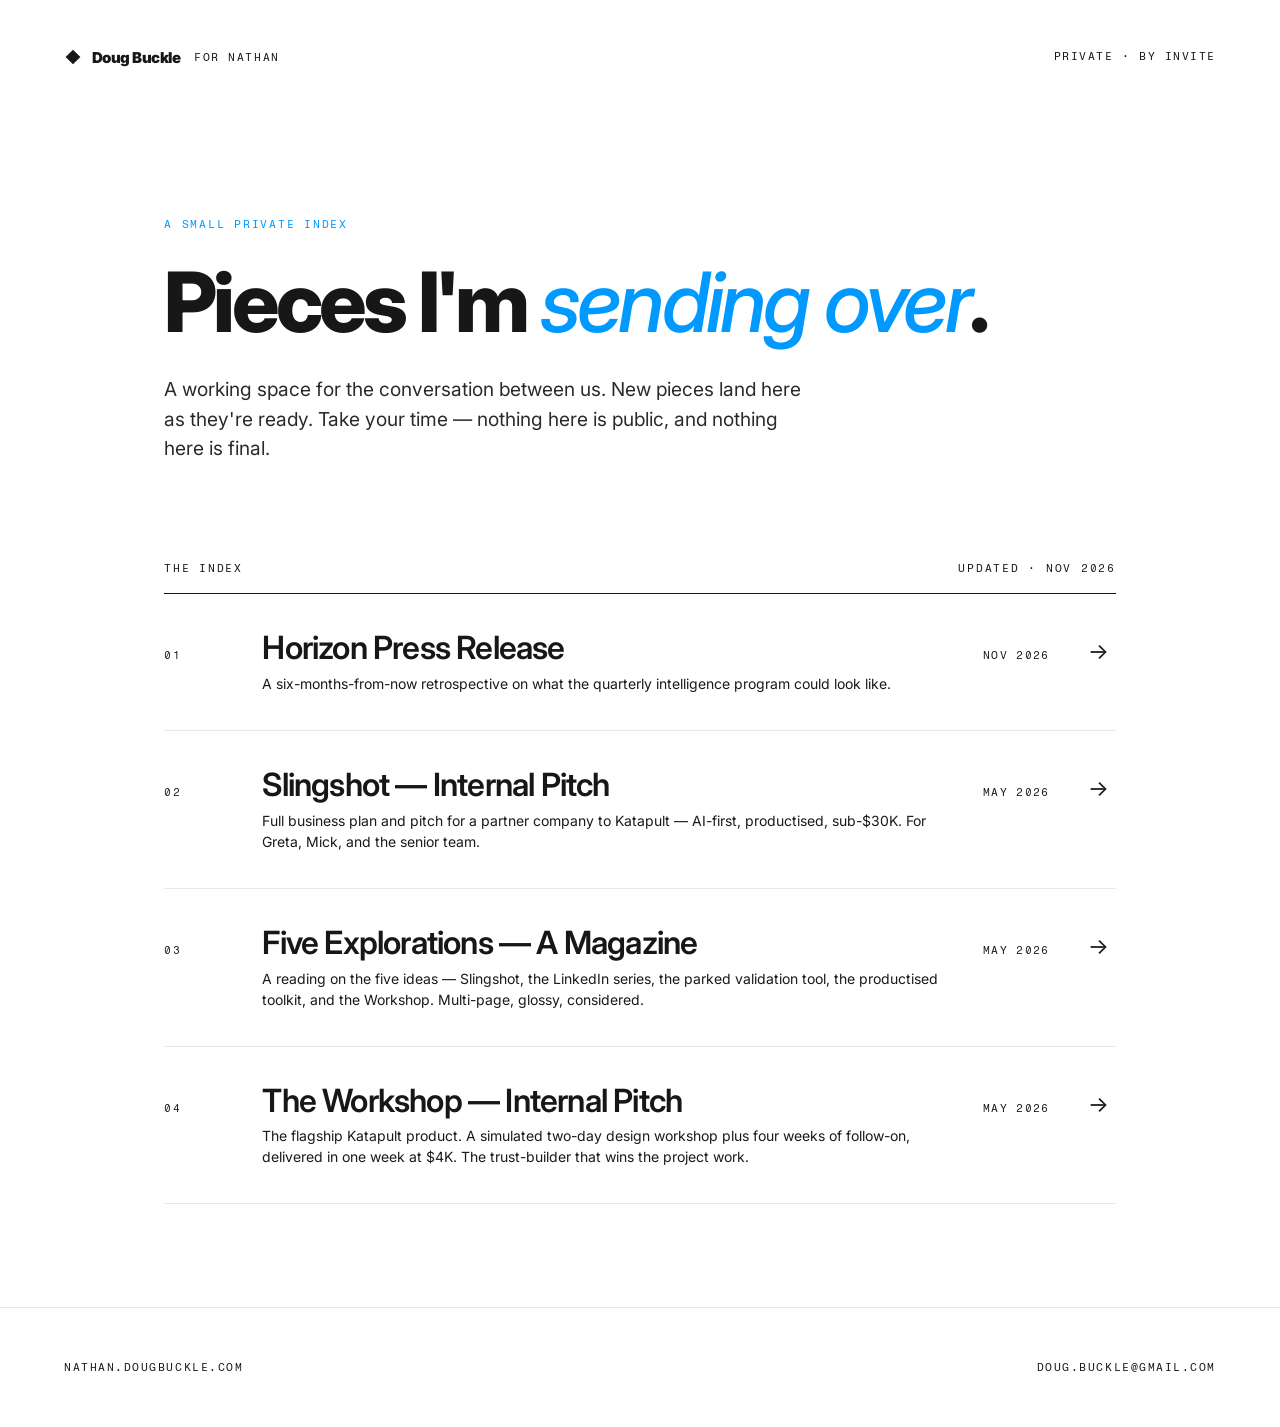
<file: nathan-dougbuckle-com/index.html>
<!doctype html>
<html lang="en">
<head>
<meta charset="utf-8" />
<meta name="viewport" content="width=device-width, initial-scale=1" />
<title>For Nathan — Doug Buckle</title>
<meta name="description" content="A private index of pieces Doug is sharing with Nathan. Updated as new work lands." />
<meta name="robots" content="noindex, nofollow" />
<link rel="preconnect" href="https://fonts.googleapis.com">
<link rel="preconnect" href="https://fonts.gstatic.com" crossorigin>
<link href="https://fonts.googleapis.com/css2?family=Fragment+Mono&family=Inter:wght@300;400;500;600;700;800;900&display=swap" rel="stylesheet">
<style>
  :root {
    --ink: #171717;
    --page: #FFFFFF;
    --surface: #F7F7F7;
    --surface-warm: #F2EFE9;
    --hairline: #E8E8E8;
    --secondary: #2A2A2A;
    --tertiary: #1A1A1A;
    --dark: #2A2A2A;
    --accent: #0099FF;
    --sans: 'Inter', -apple-system, BlinkMacSystemFont, 'Segoe UI', sans-serif;
    --mono: 'Fragment Mono', 'SF Mono', Menlo, monospace;
    --pad-x: clamp(24px, 5vw, 88px);
  }

  *, *::before, *::after { box-sizing: border-box; margin: 0; padding: 0; }
  html, body { background: var(--page); color: var(--ink); font-family: var(--sans); -webkit-font-smoothing: antialiased; line-height: 1.55; }
  a { color: inherit; text-decoration: none; }
  ::selection { background: var(--accent); color: #fff; }

  body {
    min-height: 100vh;
    display: flex;
    flex-direction: column;
  }

  /* Top lockup */
  .top {
    padding: clamp(28px, 4vw, 48px) var(--pad-x);
    display: flex;
    align-items: center;
    justify-content: space-between;
  }
  .lockup {
    display: flex;
    align-items: center;
    gap: 10px;
    line-height: 1;
  }
  .lockup .mark { width: 18px; height: 18px; }
  .lockup .wordmark {
    font-family: var(--sans); font-weight: 900;
    font-size: 15px; letter-spacing: -0.035em; color: var(--ink);
  }
  .lockup .for {
    font-family: var(--mono);
    font-size: 11px; letter-spacing: 0.14em;
    text-transform: uppercase; color: var(--tertiary);
    margin-left: 4px;
  }
  .top .right {
    font-family: var(--mono);
    font-size: 11px;
    letter-spacing: 0.14em;
    text-transform: uppercase;
    color: var(--tertiary);
  }

  /* Main */
  main {
    flex: 1;
    padding: clamp(48px, 8vw, 120px) var(--pad-x);
    max-width: 1080px;
    margin: 0 auto;
    width: 100%;
  }

  .preamble {
    font-family: var(--mono);
    font-size: 11px;
    letter-spacing: 0.16em;
    text-transform: uppercase;
    color: var(--accent);
    margin-bottom: 28px;
  }

  h1 {
    font-size: clamp(40px, 6.5vw, 96px);
    font-weight: 800;
    letter-spacing: -0.045em;
    line-height: 0.98;
    margin-bottom: 32px;
    max-width: 980px;
  }
  h1 em {
    font-style: italic;
    font-weight: 500;
    color: var(--accent);
  }

  .deck {
    font-size: clamp(17px, 1.5vw, 21px);
    color: var(--dark);
    max-width: 640px;
    margin-bottom: clamp(56px, 8vw, 96px);
  }

  /* Index */
  .index-label {
    font-family: var(--mono);
    font-size: 11px;
    letter-spacing: 0.16em;
    text-transform: uppercase;
    color: var(--tertiary);
    padding-bottom: 16px;
    border-bottom: 1px solid var(--ink);
    margin-bottom: 0;
    display: flex;
    justify-content: space-between;
  }

  .entries { list-style: none; }
  .entries li {
    border-bottom: 1px solid var(--hairline);
  }
  .entries a.entry {
    display: grid;
    grid-template-columns: 60px 1fr auto 28px;
    gap: clamp(16px, 3vw, 40px);
    align-items: baseline;
    padding: clamp(24px, 3.5vw, 36px) 0;
    transition: padding 200ms ease, color 200ms ease;
  }
  .entries a.entry:hover {
    padding-left: 12px;
    color: var(--accent);
  }
  .entries a.entry:hover .arrow { transform: translateX(4px); color: var(--accent); }
  .entries a.entry:hover .title { color: var(--accent); }
  .entries .num {
    font-family: var(--mono);
    font-size: 11px;
    letter-spacing: 0.16em;
    color: var(--tertiary);
  }
  .entries .title {
    font-size: clamp(22px, 2.6vw, 32px);
    font-weight: 600;
    letter-spacing: -0.025em;
    color: var(--ink);
    transition: color 200ms ease;
    line-height: 1.15;
  }
  .entries .title small {
    display: block;
    font-family: var(--sans);
    font-size: 14px;
    font-weight: 400;
    color: var(--tertiary);
    letter-spacing: 0;
    margin-top: 6px;
    line-height: 1.5;
  }
  .entries .date {
    font-family: var(--mono);
    font-size: 11px;
    letter-spacing: 0.12em;
    text-transform: uppercase;
    color: var(--tertiary);
    white-space: nowrap;
  }
  .entries .arrow {
    font-family: var(--sans);
    font-size: 22px;
    color: var(--tertiary);
    transition: transform 220ms ease, color 220ms ease;
    line-height: 1;
  }

  @media (max-width: 640px) {
    .entries a.entry {
      grid-template-columns: 40px 1fr 24px;
    }
    .entries .date { display: none; }
  }

  /* Placeholder slots */
  .placeholder {
    padding: clamp(24px, 3.5vw, 36px) 0;
    display: grid;
    grid-template-columns: 60px 1fr auto 28px;
    gap: clamp(16px, 3vw, 40px);
    align-items: baseline;
    opacity: 0.35;
  }
  .placeholder .title-pl {
    font-size: clamp(20px, 2.4vw, 28px);
    font-weight: 500;
    letter-spacing: -0.02em;
    color: var(--tertiary);
    font-style: italic;
  }
  .placeholder .date {
    font-family: var(--mono);
    font-size: 11px;
    letter-spacing: 0.12em;
    text-transform: uppercase;
    color: var(--tertiary);
  }
  @media (max-width: 640px) {
    .placeholder { grid-template-columns: 40px 1fr 24px; }
    .placeholder .date { display: none; }
  }

  /* Footer */
  footer {
    padding: clamp(32px, 4vw, 56px) var(--pad-x);
    border-top: 1px solid var(--hairline);
    display: flex;
    justify-content: space-between;
    align-items: center;
    flex-wrap: wrap;
    gap: 16px;
    font-family: var(--mono);
    font-size: 11px;
    letter-spacing: 0.14em;
    text-transform: uppercase;
    color: var(--tertiary);
  }
  footer a:hover { color: var(--ink); }
</style>
</head>
<body>

  <div class="top">
    <a class="lockup" href="/">
      <svg class="mark" viewBox="0 0 22 22" xmlns="http://www.w3.org/2000/svg">
        <path d="M2 11 L11 2 L20 11 L11 20 Z" fill="#171717"/>
      </svg>
      <span class="wordmark">Doug Buckle</span>
      <span class="for">For Nathan</span>
    </a>
    <div class="right">Private · By invite</div>
  </div>

  <main>
    <div class="preamble">A small private index</div>
    <h1>Pieces I'm <em>sending over</em>.</h1>
    <p class="deck">A working space for the conversation between us. New pieces land here as they're ready. Take your time — nothing here is public, and nothing here is final.</p>

    <div class="index-label">
      <span>The index</span>
      <span>Updated · Nov 2026</span>
    </div>

    <ul class="entries">

      <li>
        <a class="entry" href="/horizon-press-release/">
          <span class="num">01</span>
          <span class="title">
            Horizon Press Release
            <small>A six-months-from-now retrospective on what the quarterly intelligence program could look like.</small>
          </span>
          <span class="date">Nov 2026</span>
          <span class="arrow">→</span>
        </a>
      </li>

      <li>
        <a class="entry" href="/slingshot/">
          <span class="num">02</span>
          <span class="title">
            Slingshot — Internal Pitch
            <small>Full business plan and pitch for a partner company to Katapult — AI-first, productised, sub-$30K. For Greta, Mick, and the senior team.</small>
          </span>
          <span class="date">May 2026</span>
          <span class="arrow">→</span>
        </a>
      </li>

      <li>
        <a class="entry" href="/explorations/">
          <span class="num">03</span>
          <span class="title">
            Five Explorations — A Magazine
            <small>A reading on the five ideas — Slingshot, the LinkedIn series, the parked validation tool, the productised toolkit, and the Workshop. Multi-page, glossy, considered.</small>
          </span>
          <span class="date">May 2026</span>
          <span class="arrow">→</span>
        </a>
      </li>

      <li>
        <a class="entry" href="/workshop/">
          <span class="num">04</span>
          <span class="title">
            The Workshop — Internal Pitch
            <small>The flagship Katapult product. A simulated two-day design workshop plus four weeks of follow-on, delivered in one week at $4K. The trust-builder that wins the project work.</small>
          </span>
          <span class="date">May 2026</span>
          <span class="arrow">→</span>
        </a>
      </li>

    </ul>
  </main>

  <footer>
    <span>nathan.dougbuckle.com</span>
    <span>doug.buckle@gmail.com</span>
  </footer>

</body>
</html>
</file>
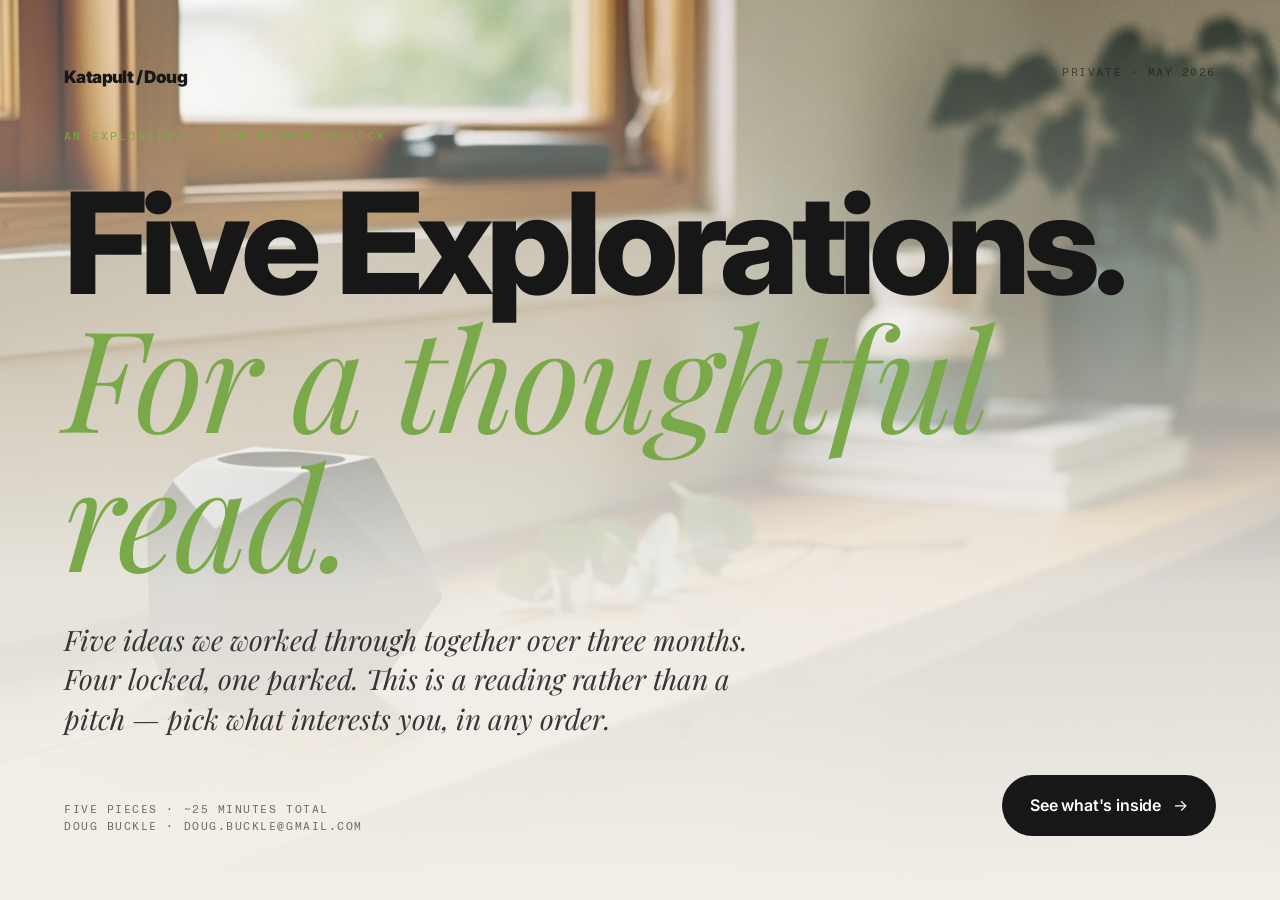
<file: nathan-dougbuckle-com/explorations/index.html>
<!doctype html>
<html lang="en">
<head>
<meta charset="utf-8" />
<meta name="viewport" content="width=device-width, initial-scale=1" />
<title>Five Explorations — for Nathan</title>
<meta name="description" content="Five ideas, explored. A private reading for Nathan Pollock, May 2026." />
<meta name="robots" content="noindex, nofollow" />
<link rel="preconnect" href="https://fonts.googleapis.com">
<link rel="preconnect" href="https://fonts.gstatic.com" crossorigin>
<link href="https://fonts.googleapis.com/css2?family=Fragment+Mono&family=Inter:wght@300;400;500;600;700;800;900&family=Playfair+Display:ital,wght@0,400;0,500;1,400;1,500;1,600&display=swap" rel="stylesheet">
<link rel="stylesheet" href="style.css">
</head>
<body>

<section class="intro-page">
  <img class="intro-bg" src="images_v2/01_hero_intro.png" alt="">
  <div class="intro-overlay"></div>

  <div class="intro-content">

    <div class="intro-top">
      <div class="lockup">Katapult / Doug</div>
      <div class="right">Private · May 2026</div>
    </div>

    <div class="intro-main">
      <div class="eyebrow">An exploration · for Nathan Pollock</div>
      <h1>Five Explorations.<br><em>For a thoughtful read.</em></h1>
      <p class="lede">Five ideas we worked through together over three months. Four locked, one parked. This is a reading rather than a pitch — pick what interests you, in any order.</p>
    </div>

    <div class="intro-bottom">
      <div class="meta">
        Five pieces · ~25 minutes total<br>
        Doug Buckle · doug.buckle@gmail.com
      </div>
      <a href="contents.html" class="intro-cta">
        See what's inside
        <span class="arrow">→</span>
      </a>
    </div>

  </div>
</section>

</body>
</html>
</file>
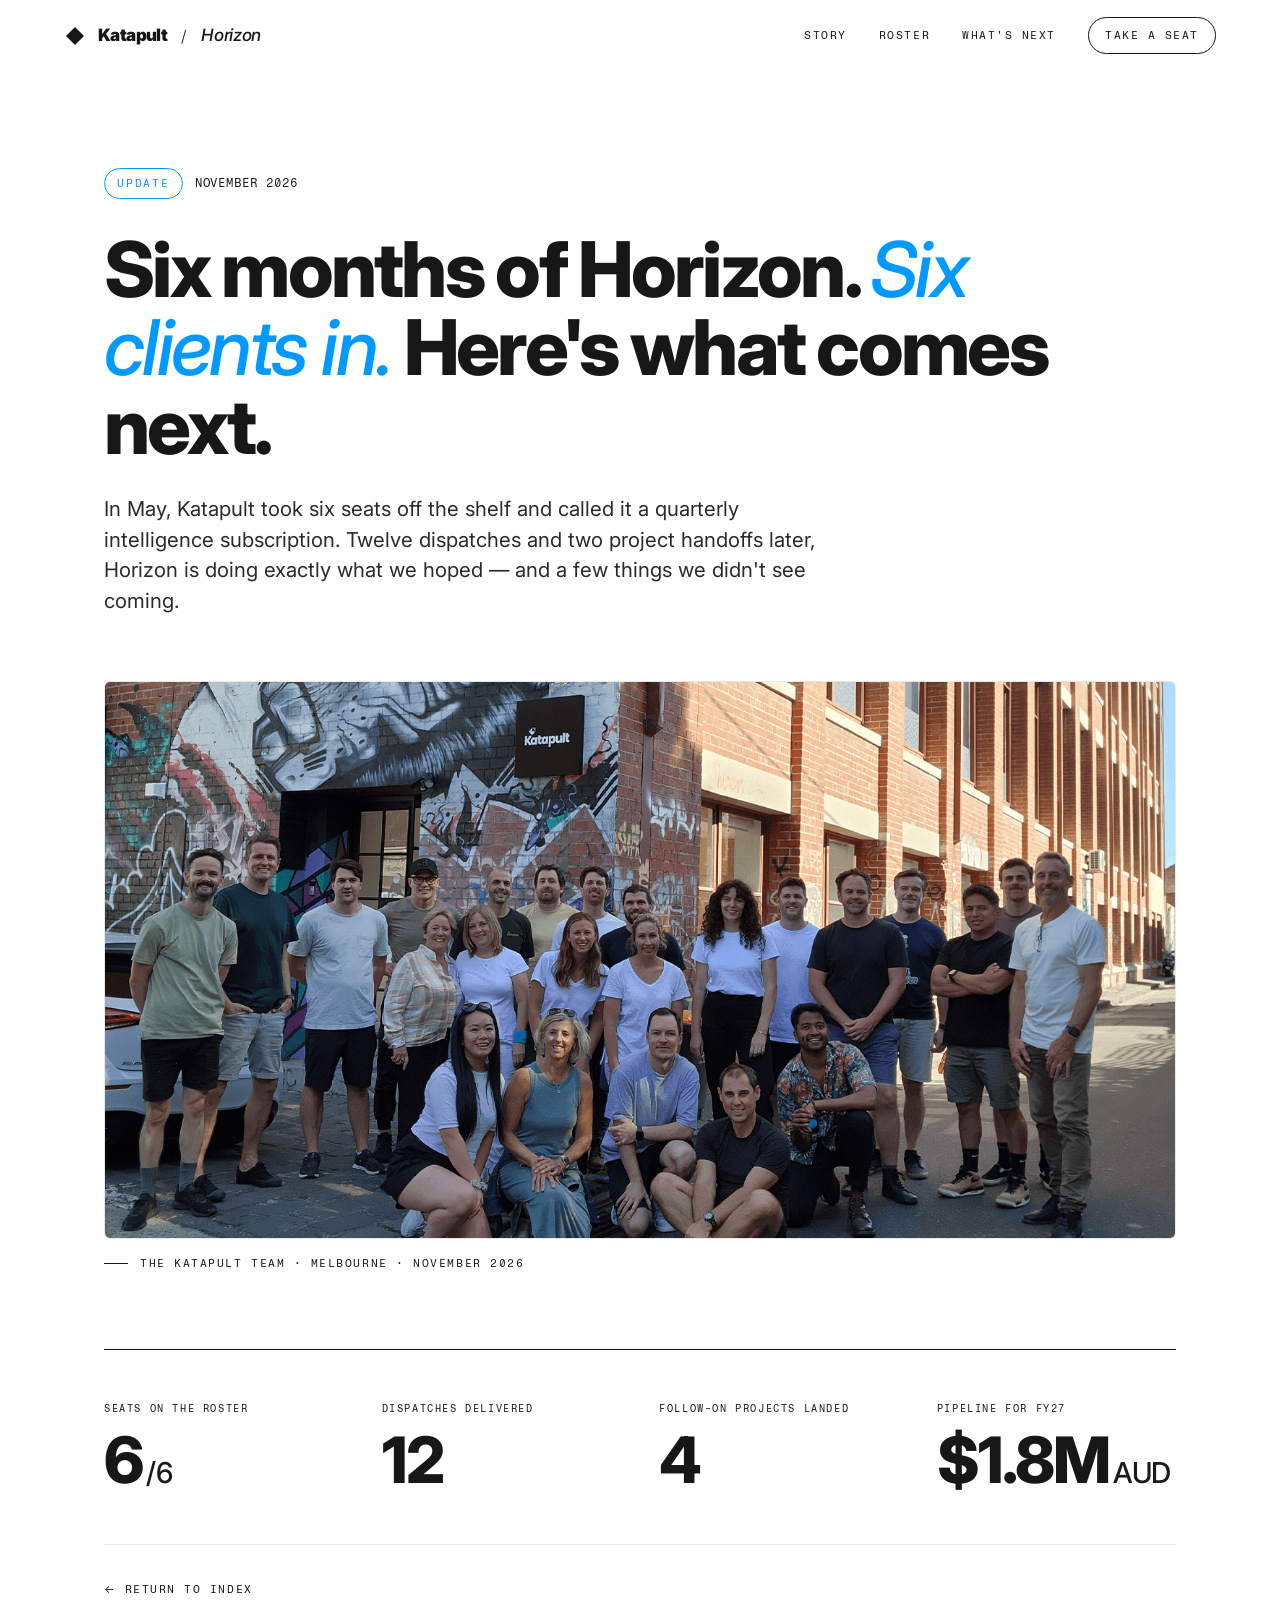
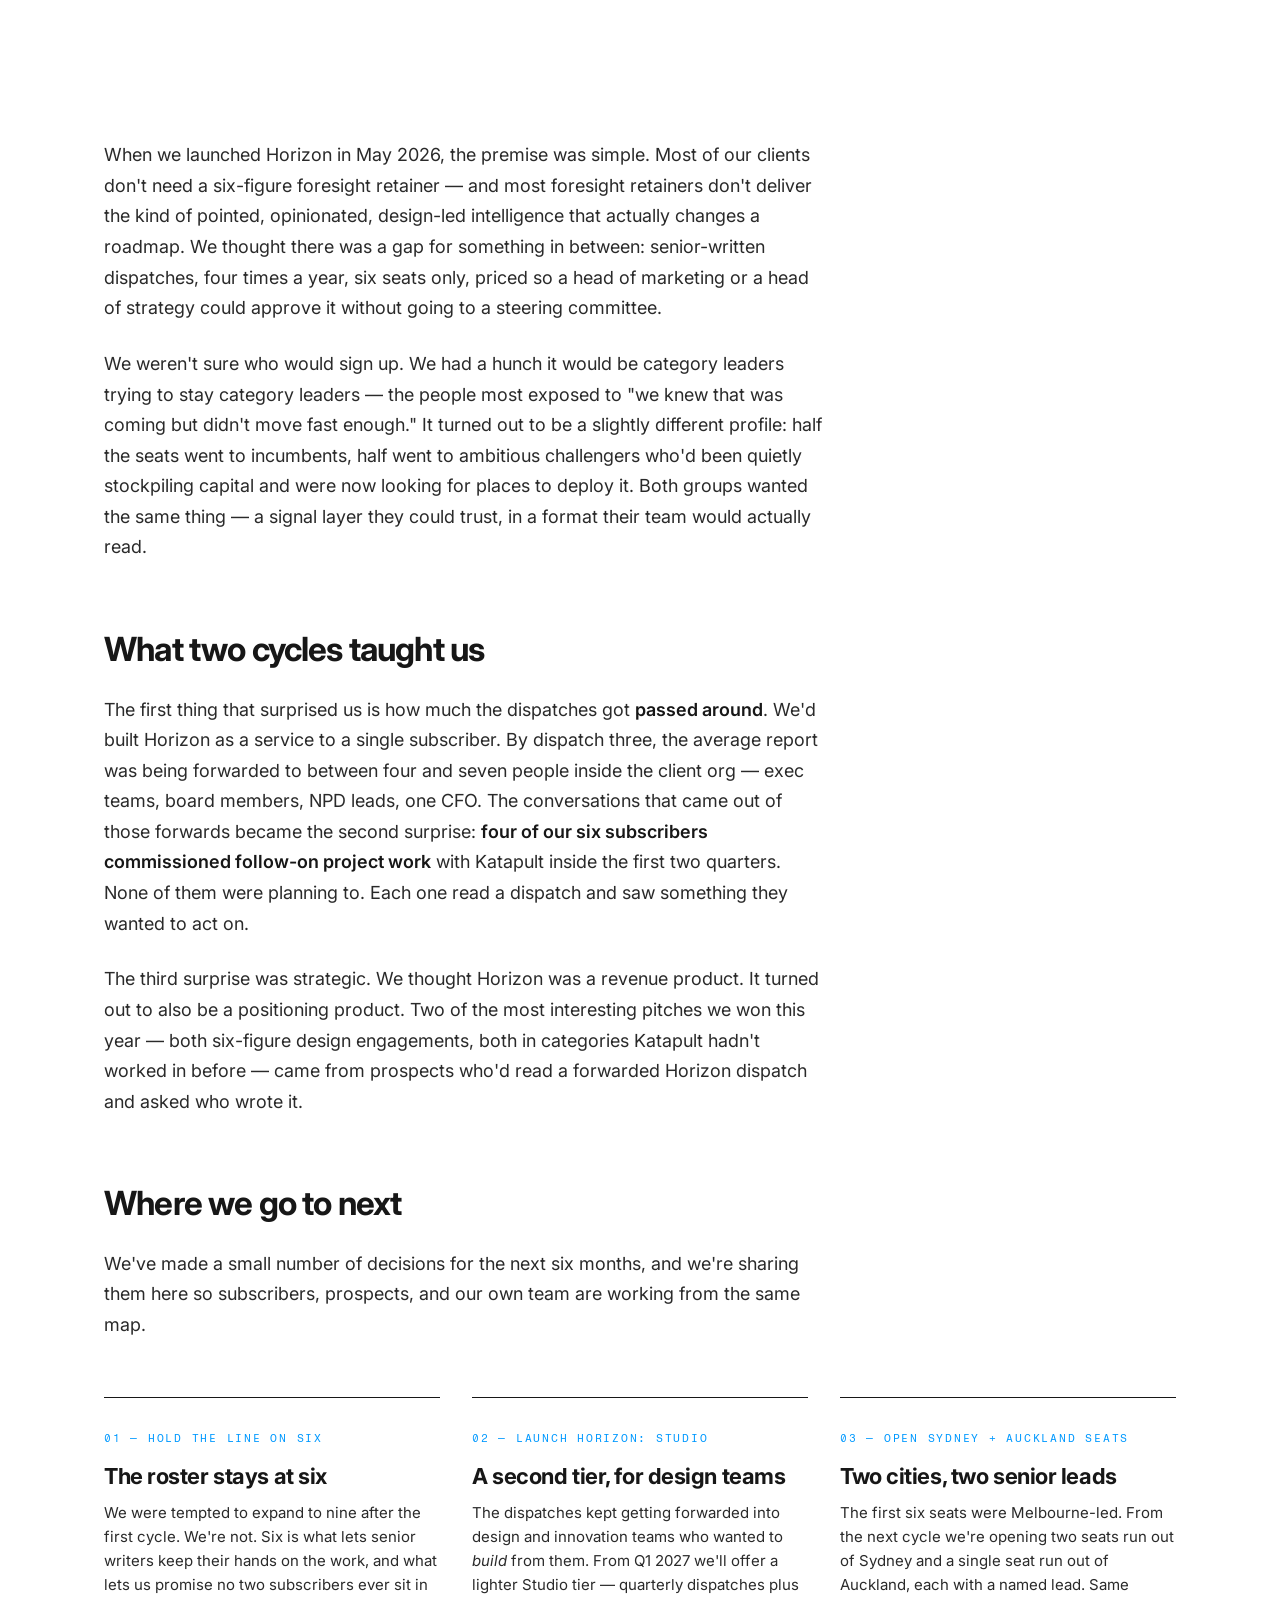
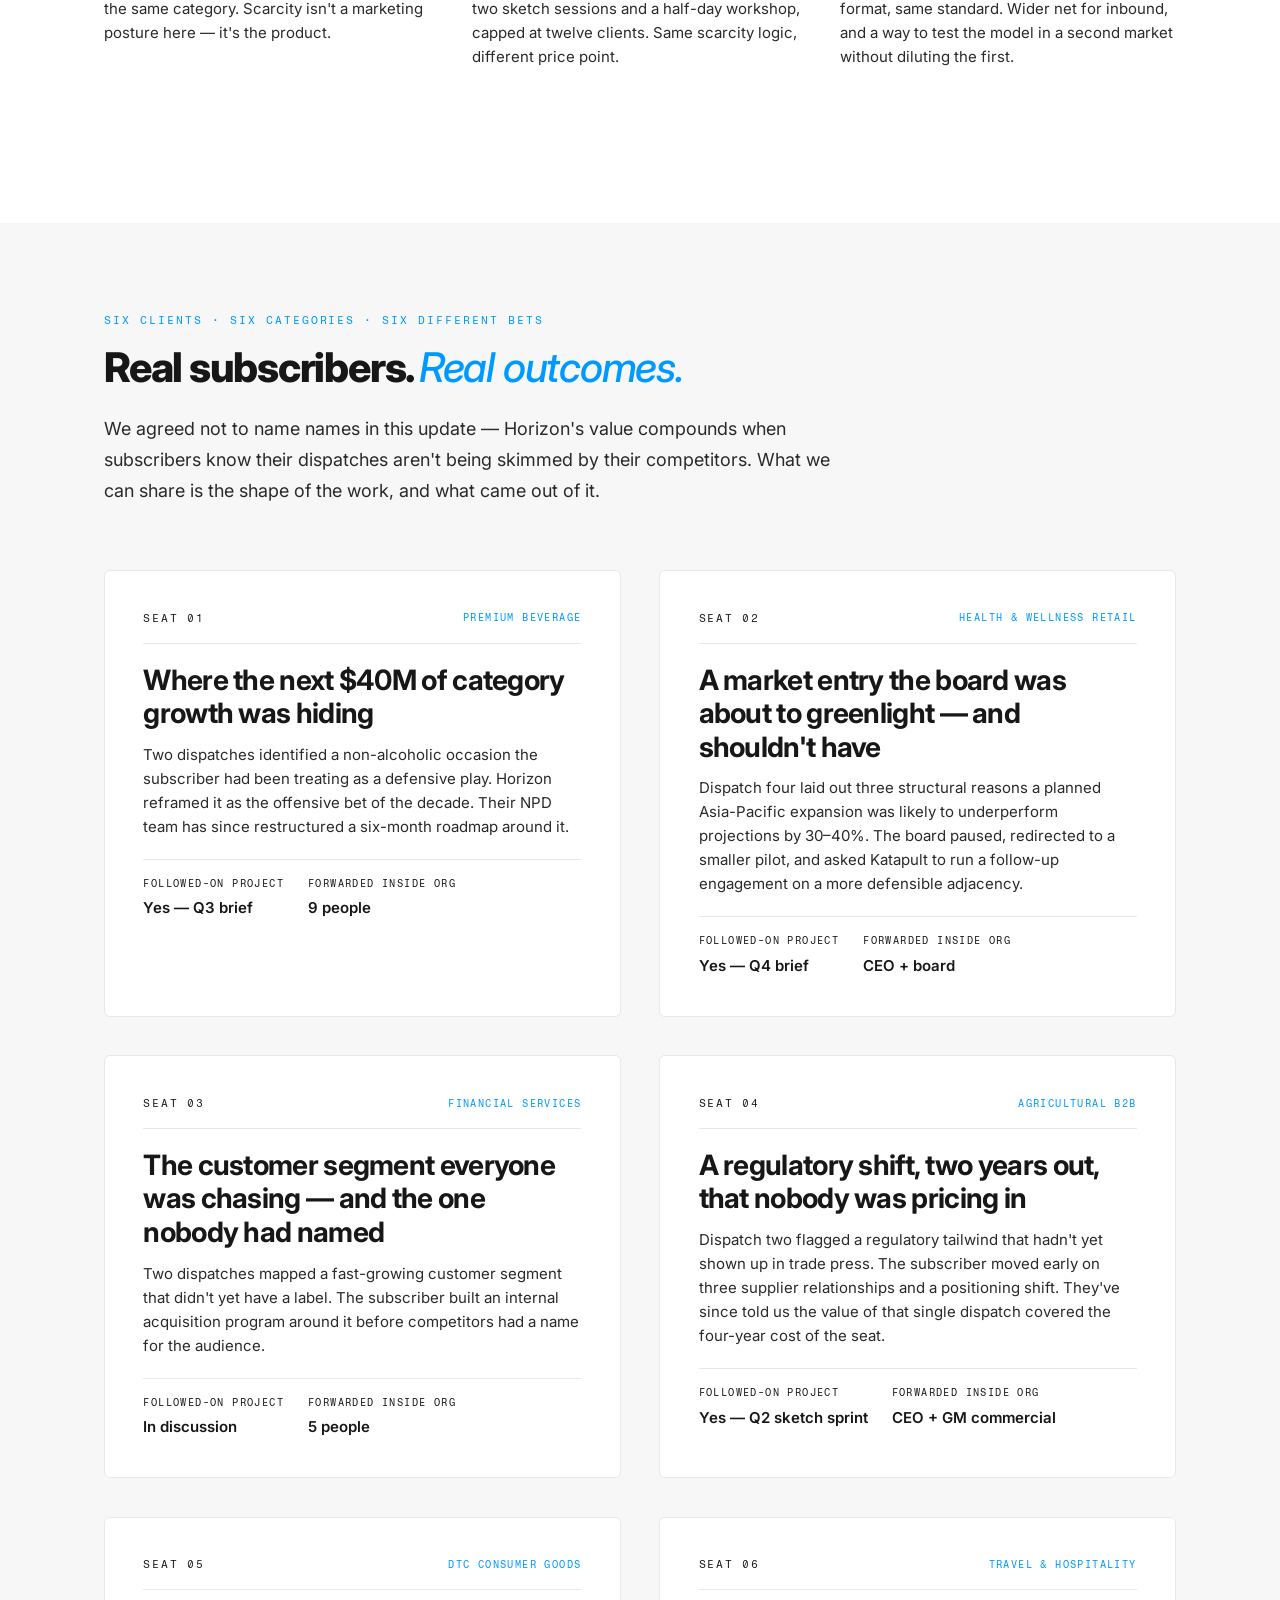
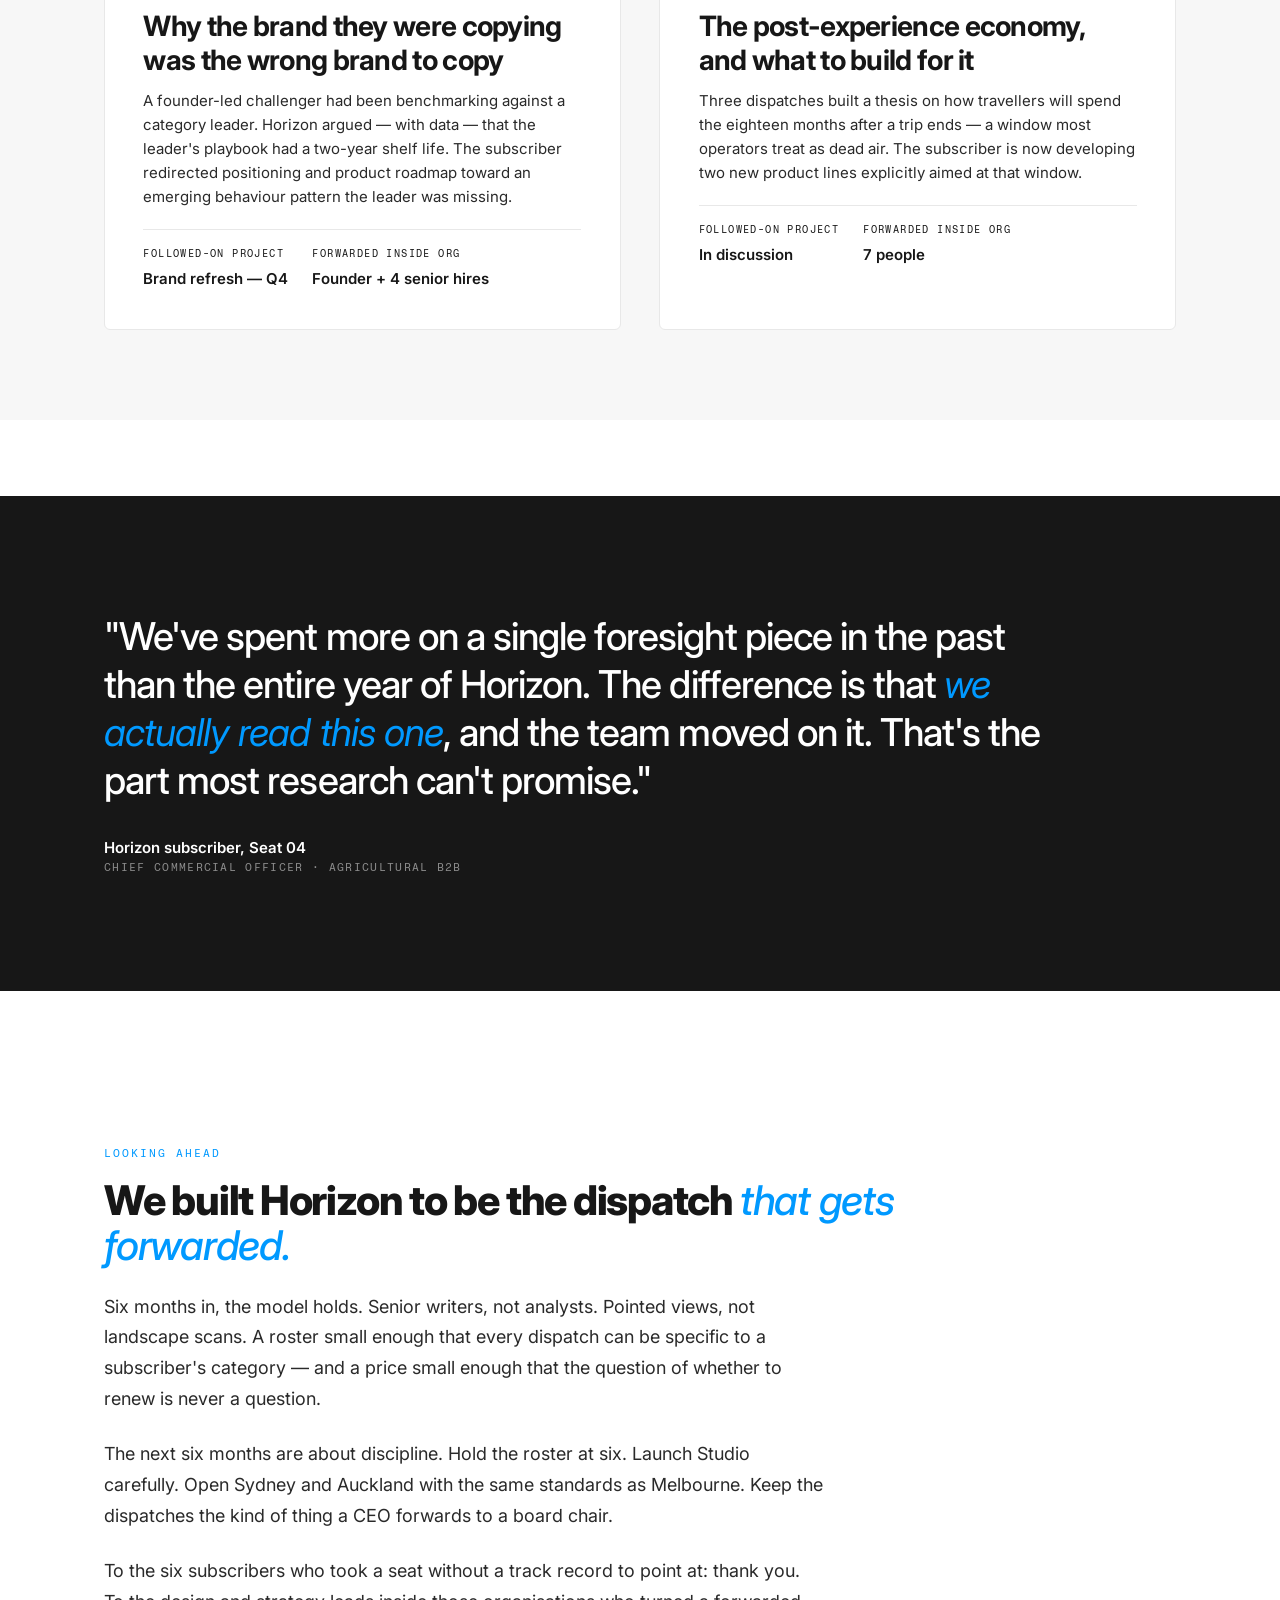
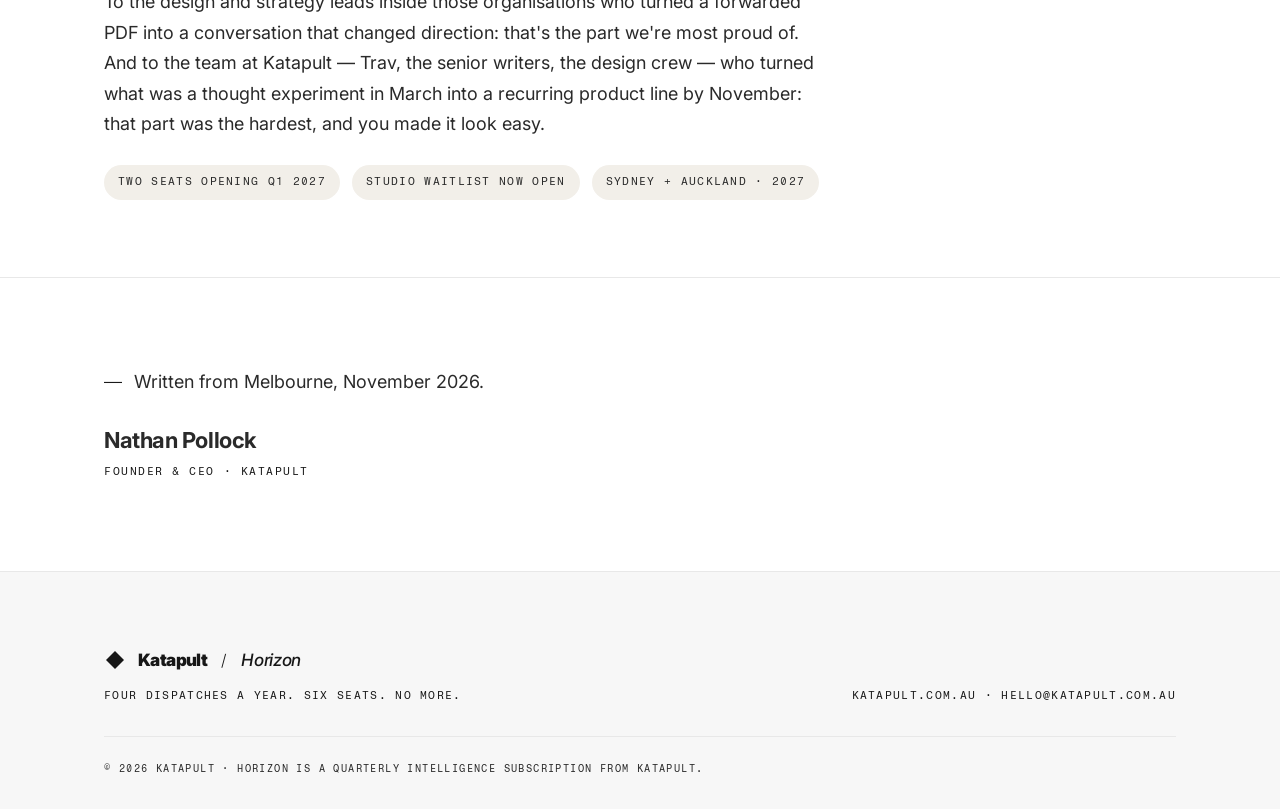
<file: nathan-dougbuckle-com/horizon-press-release/index.html>
<!doctype html>
<html lang="en">
<head>
<meta charset="utf-8" />
<meta name="viewport" content="width=device-width, initial-scale=1" />
<title>Six months of Horizon. Here's what comes next. — Katapult</title>
<meta name="description" content="Katapult's Horizon quarterly intelligence subscription is six months in. All six seats filled, twelve dispatches delivered, and a pipeline of follow-on work that's reshaped how we think about the next two years." />
<link rel="preconnect" href="https://fonts.googleapis.com">
<link rel="preconnect" href="https://fonts.gstatic.com" crossorigin>
<link href="https://fonts.googleapis.com/css2?family=Fragment+Mono&family=Inter:wght@300;400;500;600;700;800;900&display=swap" rel="stylesheet">
<style>
  :root {
    --ink: #171717;
    --page: #FFFFFF;
    --surface: #F7F7F7;
    --surface-warm: #F2EFE9;
    --hairline: #E8E8E8;
    --secondary: #2A2A2A;
    --tertiary: #1A1A1A;
    --dark: #2A2A2A;
    --accent: #0099FF;
    --sans: 'Inter', -apple-system, BlinkMacSystemFont, 'Segoe UI', sans-serif;
    --mono: 'Fragment Mono', 'SF Mono', Menlo, monospace;
    --pad-x: clamp(24px, 5vw, 88px);
    --pad-y: clamp(40px, 6vw, 96px);
    --topbar-h: 72px;
    --measure: 720px;
  }

  *, *::before, *::after { box-sizing: border-box; margin: 0; padding: 0; }
  html { scroll-behavior: smooth; }
  html, body { background: var(--page); color: var(--ink); font-family: var(--sans); -webkit-font-smoothing: antialiased; line-height: 1.55; }
  a { color: inherit; text-decoration: none; }
  img, svg { display: block; max-width: 100%; }
  ::selection { background: var(--accent); color: #fff; }

  /* =========================================================
     TOPBAR
     ========================================================= */
  .topbar {
    position: fixed;
    top: 0; left: 0; right: 0;
    height: var(--topbar-h);
    padding: 0 var(--pad-x);
    display: flex;
    align-items: center;
    justify-content: space-between;
    z-index: 100;
    background: rgba(255,255,255,0.88);
    backdrop-filter: saturate(180%) blur(14px);
    -webkit-backdrop-filter: saturate(180%) blur(14px);
    border-bottom: 1px solid transparent;
    transition: border-color 240ms ease;
  }
  .topbar.scrolled { border-bottom-color: var(--hairline); }

  .lockup { display: flex; align-items: center; gap: 12px; line-height: 1; user-select: none; }
  .lockup .mark { width: 22px; height: 22px; }
  .lockup .wordmark {
    font-family: var(--sans); font-weight: 900;
    font-size: 17px; letter-spacing: -0.035em; color: var(--ink);
  }
  .lockup .cross { font-family: var(--sans); font-weight: 300; font-size: 16px; color: var(--tertiary); margin: 0 2px; }
  .lockup .horizon {
    font-family: var(--sans); font-weight: 500;
    font-size: 17px; letter-spacing: -0.02em; color: var(--ink);
    font-style: italic;
  }

  .topbar .nav { display: flex; align-items: center; gap: clamp(16px, 2.5vw, 32px); }
  .topbar .nav a {
    font-family: var(--mono);
    font-size: 11px;
    letter-spacing: 0.14em;
    text-transform: uppercase;
    color: var(--tertiary);
    padding: 6px 0;
    transition: color 200ms ease;
    position: relative;
  }
  .topbar .nav a:hover { color: var(--ink); }
  .topbar .nav .cta {
    color: var(--ink);
    border: 1px solid var(--ink);
    padding: 9px 16px;
    border-radius: 999px;
    font-weight: 500;
    transition: background 200ms ease, color 200ms ease;
  }
  .topbar .nav .cta:hover { background: var(--ink); color: #fff; }

  /* =========================================================
     STRUCTURE
     ========================================================= */
  main { padding-top: var(--topbar-h); }
  .container {
    max-width: 1200px;
    margin: 0 auto;
    padding: 0 var(--pad-x);
  }
  .measure { max-width: var(--measure); }

  section { padding: var(--pad-y) 0; }

  /* =========================================================
     HERO
     ========================================================= */
  .hero {
    padding: clamp(48px, 8vw, 96px) 0 clamp(40px, 5vw, 64px);
  }
  .breadcrumb {
    display: flex;
    align-items: center;
    gap: 12px;
    margin-bottom: 32px;
  }
  .tag {
    font-family: var(--mono);
    font-size: 11px;
    letter-spacing: 0.16em;
    text-transform: uppercase;
    color: var(--accent);
    padding: 6px 12px;
    border: 1px solid var(--accent);
    border-radius: 999px;
  }
  .breadcrumb .date {
    font-family: var(--mono);
    font-size: 12px;
    letter-spacing: 0.08em;
    color: var(--tertiary);
    text-transform: uppercase;
  }

  h1.headline {
    font-size: clamp(40px, 6vw, 80px);
    font-weight: 800;
    letter-spacing: -0.035em;
    line-height: 1.02;
    margin-bottom: 28px;
    max-width: 1080px;
  }
  h1.headline em {
    font-style: italic;
    font-weight: 500;
    color: var(--accent);
  }

  .deck {
    font-size: clamp(18px, 1.6vw, 22px);
    color: var(--dark);
    max-width: var(--measure);
    font-weight: 400;
    line-height: 1.5;
  }

  .return-link {
    display: inline-flex;
    align-items: center;
    gap: 8px;
    margin-top: 36px;
    font-family: var(--mono);
    font-size: 11px;
    letter-spacing: 0.14em;
    text-transform: uppercase;
    color: var(--tertiary);
    transition: color 200ms ease;
  }
  .return-link:hover { color: var(--ink); }
  .return-link::before { content: "←"; font-family: var(--sans); }

  /* =========================================================
     HERO VISUAL — TEAM PHOTO
     ========================================================= */
  .hero-visual {
    margin-top: clamp(40px, 5vw, 64px);
    border-radius: 6px;
    overflow: hidden;
    border: 1px solid var(--hairline);
    background: var(--surface);
  }
  .hero-visual img {
    width: 100%;
    height: auto;
    display: block;
  }
  .hero-caption {
    margin-top: 16px;
    font-family: var(--mono);
    font-size: 11px;
    letter-spacing: 0.14em;
    text-transform: uppercase;
    color: var(--tertiary);
    display: flex;
    align-items: center;
    gap: 12px;
  }
  .hero-caption::before {
    content: "";
    width: 24px;
    height: 1px;
    background: var(--tertiary);
  }

  /* =========================================================
     STATS STRIP
     ========================================================= */
  .stats-strip {
    margin-top: clamp(48px, 6vw, 80px);
    padding: clamp(32px, 4vw, 56px) 0;
    border-top: 1px solid var(--ink);
    border-bottom: 1px solid var(--hairline);
  }
  .stats-strip .stat-grid {
    display: grid;
    grid-template-columns: repeat(4, 1fr);
    gap: clamp(20px, 3vw, 48px);
  }
  .stats-strip .stat .label {
    font-family: var(--mono);
    font-size: 10px;
    letter-spacing: 0.16em;
    text-transform: uppercase;
    color: var(--tertiary);
    margin-bottom: 12px;
    display: block;
  }
  .stats-strip .stat .value {
    font-size: clamp(36px, 5vw, 64px);
    font-weight: 800;
    letter-spacing: -0.03em;
    color: var(--ink);
    line-height: 1;
  }
  .stats-strip .stat .value .unit {
    font-size: 0.45em;
    font-weight: 500;
    color: var(--tertiary);
    margin-left: 4px;
    letter-spacing: -0.02em;
  }
  @media (max-width: 720px) {
    .stats-strip .stat-grid { grid-template-columns: repeat(2, 1fr); row-gap: 32px; }
  }

  /* =========================================================
     PROSE
     ========================================================= */
  .prose {
    max-width: var(--measure);
    font-size: 18px;
    line-height: 1.7;
    color: var(--dark);
  }
  .prose p { margin-bottom: 1.4em; }
  .prose p:last-child { margin-bottom: 0; }
  .prose strong { color: var(--ink); font-weight: 600; }
  .prose a { color: var(--accent); border-bottom: 1px solid currentColor; }
  .prose h2 {
    font-family: var(--sans);
    font-size: clamp(26px, 2.6vw, 34px);
    font-weight: 700;
    letter-spacing: -0.025em;
    color: var(--ink);
    margin: 2em 0 0.8em;
    line-height: 1.15;
  }
  .prose h2 em { font-style: italic; font-weight: 500; color: var(--accent); }

  /* =========================================================
     SECTION HEAD
     ========================================================= */
  .eyebrow {
    font-family: var(--mono);
    font-size: 11px;
    letter-spacing: 0.18em;
    text-transform: uppercase;
    color: var(--accent);
    margin-bottom: 16px;
  }
  .section-title {
    font-size: clamp(28px, 3.2vw, 44px);
    font-weight: 800;
    letter-spacing: -0.03em;
    line-height: 1.1;
    margin-bottom: 24px;
    max-width: 860px;
  }
  .section-title em { font-style: italic; font-weight: 500; color: var(--accent); }

  /* =========================================================
     ROSTER
     ========================================================= */
  .roster {
    background: var(--surface);
    padding: clamp(56px, 7vw, 112px) 0;
    margin-top: var(--pad-y);
  }
  .roster-grid {
    display: grid;
    grid-template-columns: 1fr 1fr;
    gap: clamp(24px, 3vw, 48px);
    margin-top: clamp(40px, 5vw, 64px);
  }
  @media (max-width: 880px) {
    .roster-grid { grid-template-columns: 1fr; }
  }

  .roster-card {
    background: var(--page);
    border: 1px solid var(--hairline);
    border-radius: 6px;
    padding: clamp(28px, 3vw, 40px);
    transition: border-color 220ms ease, transform 220ms ease;
  }
  .roster-card:hover {
    border-color: var(--ink);
    transform: translateY(-2px);
  }
  .roster-card .seat {
    display: flex;
    justify-content: space-between;
    align-items: center;
    margin-bottom: 20px;
    padding-bottom: 16px;
    border-bottom: 1px solid var(--hairline);
  }
  .roster-card .seat .num {
    font-family: var(--mono);
    font-size: 11px;
    letter-spacing: 0.16em;
    text-transform: uppercase;
    color: var(--tertiary);
  }
  .roster-card .seat .sector {
    font-family: var(--mono);
    font-size: 10px;
    letter-spacing: 0.14em;
    text-transform: uppercase;
    color: var(--accent);
  }
  .roster-card h3 {
    font-size: clamp(22px, 2.2vw, 28px);
    font-weight: 700;
    letter-spacing: -0.025em;
    line-height: 1.2;
    margin-bottom: 12px;
  }
  .roster-card .outcome {
    font-size: 15px;
    color: var(--dark);
    line-height: 1.6;
    margin-bottom: 20px;
  }
  .roster-card .signal {
    display: flex;
    gap: 24px;
    padding-top: 16px;
    border-top: 1px solid var(--hairline);
  }
  .roster-card .signal .item .lbl {
    font-family: var(--mono);
    font-size: 10px;
    letter-spacing: 0.14em;
    text-transform: uppercase;
    color: var(--tertiary);
    display: block;
    margin-bottom: 4px;
  }
  .roster-card .signal .item .val {
    font-size: 15px;
    font-weight: 600;
    color: var(--ink);
  }

  /* =========================================================
     PULLQUOTE
     ========================================================= */
  .pullquote {
    background: var(--ink);
    color: #fff;
    padding: clamp(72px, 9vw, 144px) 0;
    margin: var(--pad-y) 0;
  }
  .pullquote blockquote {
    font-size: clamp(24px, 3vw, 40px);
    font-weight: 500;
    letter-spacing: -0.025em;
    line-height: 1.25;
    max-width: 980px;
  }
  .pullquote blockquote em {
    font-style: italic;
    color: var(--accent);
    font-weight: 400;
  }
  .pullquote .attribution {
    margin-top: 32px;
    display: flex;
    align-items: center;
    gap: 16px;
  }
  .pullquote .attribution .name {
    font-weight: 600;
    font-size: 15px;
    color: #fff;
  }
  .pullquote .attribution .role {
    font-family: var(--mono);
    font-size: 11px;
    letter-spacing: 0.12em;
    text-transform: uppercase;
    color: rgba(255,255,255,0.5);
  }
  .pullquote .attribution .div {
    width: 1px;
    height: 28px;
    background: rgba(255,255,255,0.2);
  }

  /* =========================================================
     NEXT BLOCK
     ========================================================= */
  .next-grid {
    display: grid;
    grid-template-columns: 1fr 1fr 1fr;
    gap: clamp(20px, 2.5vw, 40px);
    margin-top: clamp(40px, 5vw, 56px);
  }
  @media (max-width: 880px) {
    .next-grid { grid-template-columns: 1fr; }
  }
  .next-card {
    border-top: 1px solid var(--ink);
    padding: 32px 0 0;
  }
  .next-card .step {
    font-family: var(--mono);
    font-size: 11px;
    letter-spacing: 0.16em;
    text-transform: uppercase;
    color: var(--accent);
    margin-bottom: 16px;
  }
  .next-card h3 {
    font-size: 22px;
    font-weight: 700;
    letter-spacing: -0.02em;
    line-height: 1.2;
    margin-bottom: 12px;
  }
  .next-card p {
    font-size: 15px;
    color: var(--dark);
    line-height: 1.6;
  }

  /* =========================================================
     SIGN-OFF
     ========================================================= */
  .signoff {
    padding: clamp(56px, 7vw, 112px) 0;
    border-top: 1px solid var(--hairline);
  }
  .signoff .name {
    font-size: 22px;
    font-weight: 700;
    letter-spacing: -0.02em;
    margin-bottom: 4px;
  }
  .signoff .role {
    font-family: var(--mono);
    font-size: 11px;
    letter-spacing: 0.14em;
    text-transform: uppercase;
    color: var(--tertiary);
  }
  .signoff .em-dash {
    color: var(--tertiary);
    margin-right: 12px;
    font-weight: 300;
  }

  /* =========================================================
     FOOTER
     ========================================================= */
  footer {
    background: var(--surface);
    padding: clamp(48px, 6vw, 80px) 0 32px;
    border-top: 1px solid var(--hairline);
  }
  footer .row {
    display: flex;
    justify-content: space-between;
    align-items: flex-end;
    flex-wrap: wrap;
    gap: 24px;
  }
  footer .small {
    font-family: var(--mono);
    font-size: 11px;
    letter-spacing: 0.12em;
    text-transform: uppercase;
    color: var(--tertiary);
  }
  footer .legal {
    margin-top: 32px;
    padding-top: 24px;
    border-top: 1px solid var(--hairline);
    font-family: var(--mono);
    font-size: 10px;
    letter-spacing: 0.14em;
    text-transform: uppercase;
    color: var(--secondary);
  }

  /* =========================================================
     LIST PILLS
     ========================================================= */
  .pill-row {
    display: flex;
    gap: 12px;
    flex-wrap: wrap;
    margin-top: 24px;
  }
  .pill {
    font-family: var(--mono);
    font-size: 11px;
    letter-spacing: 0.12em;
    text-transform: uppercase;
    color: var(--dark);
    padding: 8px 14px;
    background: var(--surface-warm);
    border-radius: 999px;
  }

</style>
</head>
<body>

<div class="topbar" id="topbar">
  <a class="lockup" href="#">
    <svg class="mark" viewBox="0 0 22 22" xmlns="http://www.w3.org/2000/svg">
      <path d="M2 11 L11 2 L20 11 L11 20 Z" fill="#171717"/>
    </svg>
    <span class="wordmark">Katapult</span>
    <span class="cross">/</span>
    <span class="horizon">Horizon</span>
  </a>
  <nav class="nav">
    <a href="#story">Story</a>
    <a href="#roster">Roster</a>
    <a href="#next">What's next</a>
    <a class="cta" href="#contact">Take a seat</a>
  </nav>
</div>

<main>

  <!-- HERO -->
  <section class="hero">
    <div class="container">
      <div class="breadcrumb">
        <span class="tag">Update</span>
        <span class="date">November 2026</span>
      </div>
      <h1 class="headline">Six months of Horizon. <em>Six clients in.</em> Here's what comes next.</h1>
      <p class="deck">In May, Katapult took six seats off the shelf and called it a quarterly intelligence subscription. Twelve dispatches and two project handoffs later, Horizon is doing exactly what we hoped — and a few things we didn't see coming.</p>

      <div class="hero-visual">
        <img src="horizon-hero.png" alt="The Katapult team, Melbourne studio, November 2026" />
      </div>
      <div class="hero-caption">The Katapult team · Melbourne · November 2026</div>

      <div class="stats-strip">
        <div class="stat-grid">
          <div class="stat">
            <span class="label">Seats on the roster</span>
            <span class="value">6<span class="unit">/6</span></span>
          </div>
          <div class="stat">
            <span class="label">Dispatches delivered</span>
            <span class="value">12</span>
          </div>
          <div class="stat">
            <span class="label">Follow-on projects landed</span>
            <span class="value">4</span>
          </div>
          <div class="stat">
            <span class="label">Pipeline for FY27</span>
            <span class="value">$1.8M<span class="unit">AUD</span></span>
          </div>
        </div>
      </div>

      <a href="/" class="return-link">Return to index</a>
    </div>
  </section>

  <!-- STORY -->
  <section id="story">
    <div class="container">
      <div class="prose">
        <p>When we launched Horizon in May 2026, the premise was simple. Most of our clients don't need a six-figure foresight retainer — and most foresight retainers don't deliver the kind of pointed, opinionated, design-led intelligence that actually changes a roadmap. We thought there was a gap for something in between: senior-written dispatches, four times a year, six seats only, priced so a head of marketing or a head of strategy could approve it without going to a steering committee.</p>

        <p>We weren't sure who would sign up. We had a hunch it would be category leaders trying to stay category leaders — the people most exposed to "we knew that was coming but didn't move fast enough." It turned out to be a slightly different profile: half the seats went to incumbents, half went to ambitious challengers who'd been quietly stockpiling capital and were now looking for places to deploy it. Both groups wanted the same thing — a signal layer they could trust, in a format their team would actually read.</p>

        <h2>What two cycles taught us</h2>

        <p>The first thing that surprised us is how much the dispatches got <strong>passed around</strong>. We'd built Horizon as a service to a single subscriber. By dispatch three, the average report was being forwarded to between four and seven people inside the client org — exec teams, board members, NPD leads, one CFO. The conversations that came out of those forwards became the second surprise: <strong>four of our six subscribers commissioned follow-on project work</strong> with Katapult inside the first two quarters. None of them were planning to. Each one read a dispatch and saw something they wanted to act on.</p>

        <p>The third surprise was strategic. We thought Horizon was a revenue product. It turned out to also be a positioning product. Two of the most interesting pitches we won this year — both six-figure design engagements, both in categories Katapult hadn't worked in before — came from prospects who'd read a forwarded Horizon dispatch and asked who wrote it.</p>

        <h2>Where we go to next</h2>

        <p>We've made a small number of decisions for the next six months, and we're sharing them here so subscribers, prospects, and our own team are working from the same map.</p>
      </div>

      <div class="next-grid" id="next">
        <div class="next-card">
          <div class="step">01 — Hold the line on six</div>
          <h3>The roster stays at six</h3>
          <p>We were tempted to expand to nine after the first cycle. We're not. Six is what lets senior writers keep their hands on the work, and what lets us promise no two subscribers ever sit in the same category. Scarcity isn't a marketing posture here — it's the product.</p>
        </div>
        <div class="next-card">
          <div class="step">02 — Launch Horizon: Studio</div>
          <h3>A second tier, for design teams</h3>
          <p>The dispatches kept getting forwarded into design and innovation teams who wanted to <em>build</em> from them. From Q1 2027 we'll offer a lighter Studio tier — quarterly dispatches plus two sketch sessions and a half-day workshop, capped at twelve clients. Same scarcity logic, different price point.</p>
        </div>
        <div class="next-card">
          <div class="step">03 — Open Sydney + Auckland seats</div>
          <h3>Two cities, two senior leads</h3>
          <p>The first six seats were Melbourne-led. From the next cycle we're opening two seats run out of Sydney and a single seat run out of Auckland, each with a named lead. Same format, same standard. Wider net for inbound, and a way to test the model in a second market without diluting the first.</p>
        </div>
      </div>
    </div>
  </section>

  <!-- ROSTER -->
  <section class="roster" id="roster">
    <div class="container">
      <div class="eyebrow">Six clients · Six categories · Six different bets</div>
      <h2 class="section-title">Real subscribers. <em>Real outcomes.</em></h2>
      <p class="prose" style="max-width:760px;">We agreed not to name names in this update — Horizon's value compounds when subscribers know their dispatches aren't being skimmed by their competitors. What we can share is the shape of the work, and what came out of it.</p>

      <div class="roster-grid">

        <div class="roster-card">
          <div class="seat"><span class="num">Seat 01</span><span class="sector">Premium beverage</span></div>
          <h3>Where the next $40M of category growth was hiding</h3>
          <p class="outcome">Two dispatches identified a non-alcoholic occasion the subscriber had been treating as a defensive play. Horizon reframed it as the offensive bet of the decade. Their NPD team has since restructured a six-month roadmap around it.</p>
          <div class="signal">
            <div class="item"><span class="lbl">Followed-on project</span><span class="val">Yes — Q3 brief</span></div>
            <div class="item"><span class="lbl">Forwarded inside org</span><span class="val">9 people</span></div>
          </div>
        </div>

        <div class="roster-card">
          <div class="seat"><span class="num">Seat 02</span><span class="sector">Health & wellness retail</span></div>
          <h3>A market entry the board was about to greenlight — and shouldn't have</h3>
          <p class="outcome">Dispatch four laid out three structural reasons a planned Asia-Pacific expansion was likely to underperform projections by 30–40%. The board paused, redirected to a smaller pilot, and asked Katapult to run a follow-up engagement on a more defensible adjacency.</p>
          <div class="signal">
            <div class="item"><span class="lbl">Followed-on project</span><span class="val">Yes — Q4 brief</span></div>
            <div class="item"><span class="lbl">Forwarded inside org</span><span class="val">CEO + board</span></div>
          </div>
        </div>

        <div class="roster-card">
          <div class="seat"><span class="num">Seat 03</span><span class="sector">Financial services</span></div>
          <h3>The customer segment everyone was chasing — and the one nobody had named</h3>
          <p class="outcome">Two dispatches mapped a fast-growing customer segment that didn't yet have a label. The subscriber built an internal acquisition program around it before competitors had a name for the audience.</p>
          <div class="signal">
            <div class="item"><span class="lbl">Followed-on project</span><span class="val">In discussion</span></div>
            <div class="item"><span class="lbl">Forwarded inside org</span><span class="val">5 people</span></div>
          </div>
        </div>

        <div class="roster-card">
          <div class="seat"><span class="num">Seat 04</span><span class="sector">Agricultural B2B</span></div>
          <h3>A regulatory shift, two years out, that nobody was pricing in</h3>
          <p class="outcome">Dispatch two flagged a regulatory tailwind that hadn't yet shown up in trade press. The subscriber moved early on three supplier relationships and a positioning shift. They've since told us the value of that single dispatch covered the four-year cost of the seat.</p>
          <div class="signal">
            <div class="item"><span class="lbl">Followed-on project</span><span class="val">Yes — Q2 sketch sprint</span></div>
            <div class="item"><span class="lbl">Forwarded inside org</span><span class="val">CEO + GM commercial</span></div>
          </div>
        </div>

        <div class="roster-card">
          <div class="seat"><span class="num">Seat 05</span><span class="sector">DTC consumer goods</span></div>
          <h3>Why the brand they were copying was the wrong brand to copy</h3>
          <p class="outcome">A founder-led challenger had been benchmarking against a category leader. Horizon argued — with data — that the leader's playbook had a two-year shelf life. The subscriber redirected positioning and product roadmap toward an emerging behaviour pattern the leader was missing.</p>
          <div class="signal">
            <div class="item"><span class="lbl">Followed-on project</span><span class="val">Brand refresh — Q4</span></div>
            <div class="item"><span class="lbl">Forwarded inside org</span><span class="val">Founder + 4 senior hires</span></div>
          </div>
        </div>

        <div class="roster-card">
          <div class="seat"><span class="num">Seat 06</span><span class="sector">Travel & hospitality</span></div>
          <h3>The post-experience economy, and what to build for it</h3>
          <p class="outcome">Three dispatches built a thesis on how travellers will spend the eighteen months after a trip ends — a window most operators treat as dead air. The subscriber is now developing two new product lines explicitly aimed at that window.</p>
          <div class="signal">
            <div class="item"><span class="lbl">Followed-on project</span><span class="val">In discussion</span></div>
            <div class="item"><span class="lbl">Forwarded inside org</span><span class="val">7 people</span></div>
          </div>
        </div>

      </div>
    </div>
  </section>

  <!-- PULLQUOTE -->
  <section class="pullquote">
    <div class="container">
      <blockquote>"We've spent more on a single foresight piece in the past than the entire year of Horizon. The difference is that <em>we actually read this one</em>, and the team moved on it. That's the part most research can't promise."</blockquote>
      <div class="attribution">
        <div>
          <div class="name">Horizon subscriber, Seat 04</div>
          <div class="role">Chief Commercial Officer · Agricultural B2B</div>
        </div>
      </div>
    </div>
  </section>

  <!-- LOOKING AHEAD -->
  <section>
    <div class="container">
      <div class="eyebrow">Looking ahead</div>
      <h2 class="section-title">We built Horizon to be the dispatch <em>that gets forwarded.</em></h2>
      <div class="prose">
        <p>Six months in, the model holds. Senior writers, not analysts. Pointed views, not landscape scans. A roster small enough that every dispatch can be specific to a subscriber's category — and a price small enough that the question of whether to renew is never a question.</p>

        <p>The next six months are about discipline. Hold the roster at six. Launch Studio carefully. Open Sydney and Auckland with the same standards as Melbourne. Keep the dispatches the kind of thing a CEO forwards to a board chair.</p>

        <p>To the six subscribers who took a seat without a track record to point at: thank you. To the design and strategy leads inside those organisations who turned a forwarded PDF into a conversation that changed direction: that's the part we're most proud of. And to the team at Katapult — Trav, the senior writers, the design crew — who turned what was a thought experiment in March into a recurring product line by November: that part was the hardest, and you made it look easy.</p>

        <div class="pill-row">
          <span class="pill">Two seats opening Q1 2027</span>
          <span class="pill">Studio waitlist now open</span>
          <span class="pill">Sydney + Auckland · 2027</span>
        </div>
      </div>
    </div>
  </section>

  <!-- SIGN-OFF -->
  <section class="signoff">
    <div class="container">
      <div class="prose">
        <p style="margin-bottom:24px;"><span class="em-dash">—</span>Written from Melbourne, November 2026.</p>
        <div class="name">Nathan Pollock</div>
        <div class="role">Founder &amp; CEO · Katapult</div>
      </div>
    </div>
  </section>

</main>

<footer id="contact">
  <div class="container">
    <div class="row">
      <div>
        <div class="lockup" style="margin-bottom:16px;">
          <svg class="mark" viewBox="0 0 22 22" xmlns="http://www.w3.org/2000/svg">
            <path d="M2 11 L11 2 L20 11 L11 20 Z" fill="#171717"/>
          </svg>
          <span class="wordmark">Katapult</span>
          <span class="cross">/</span>
          <span class="horizon">Horizon</span>
        </div>
        <div class="small">Four dispatches a year. Six seats. No more.</div>
      </div>
      <div class="small" style="text-align:right;">
        <div>katapult.com.au · hello@katapult.com.au</div>
      </div>
    </div>
    <div class="legal">© 2026 Katapult · Horizon is a quarterly intelligence subscription from Katapult.</div>
  </div>
</footer>

<script>
  // Topbar shadow on scroll
  const bar = document.getElementById('topbar');
  const onScroll = () => {
    if (window.scrollY > 12) bar.classList.add('scrolled');
    else bar.classList.remove('scrolled');
  };
  window.addEventListener('scroll', onScroll, { passive: true });
  onScroll();
</script>

</body>
</html>
</file>
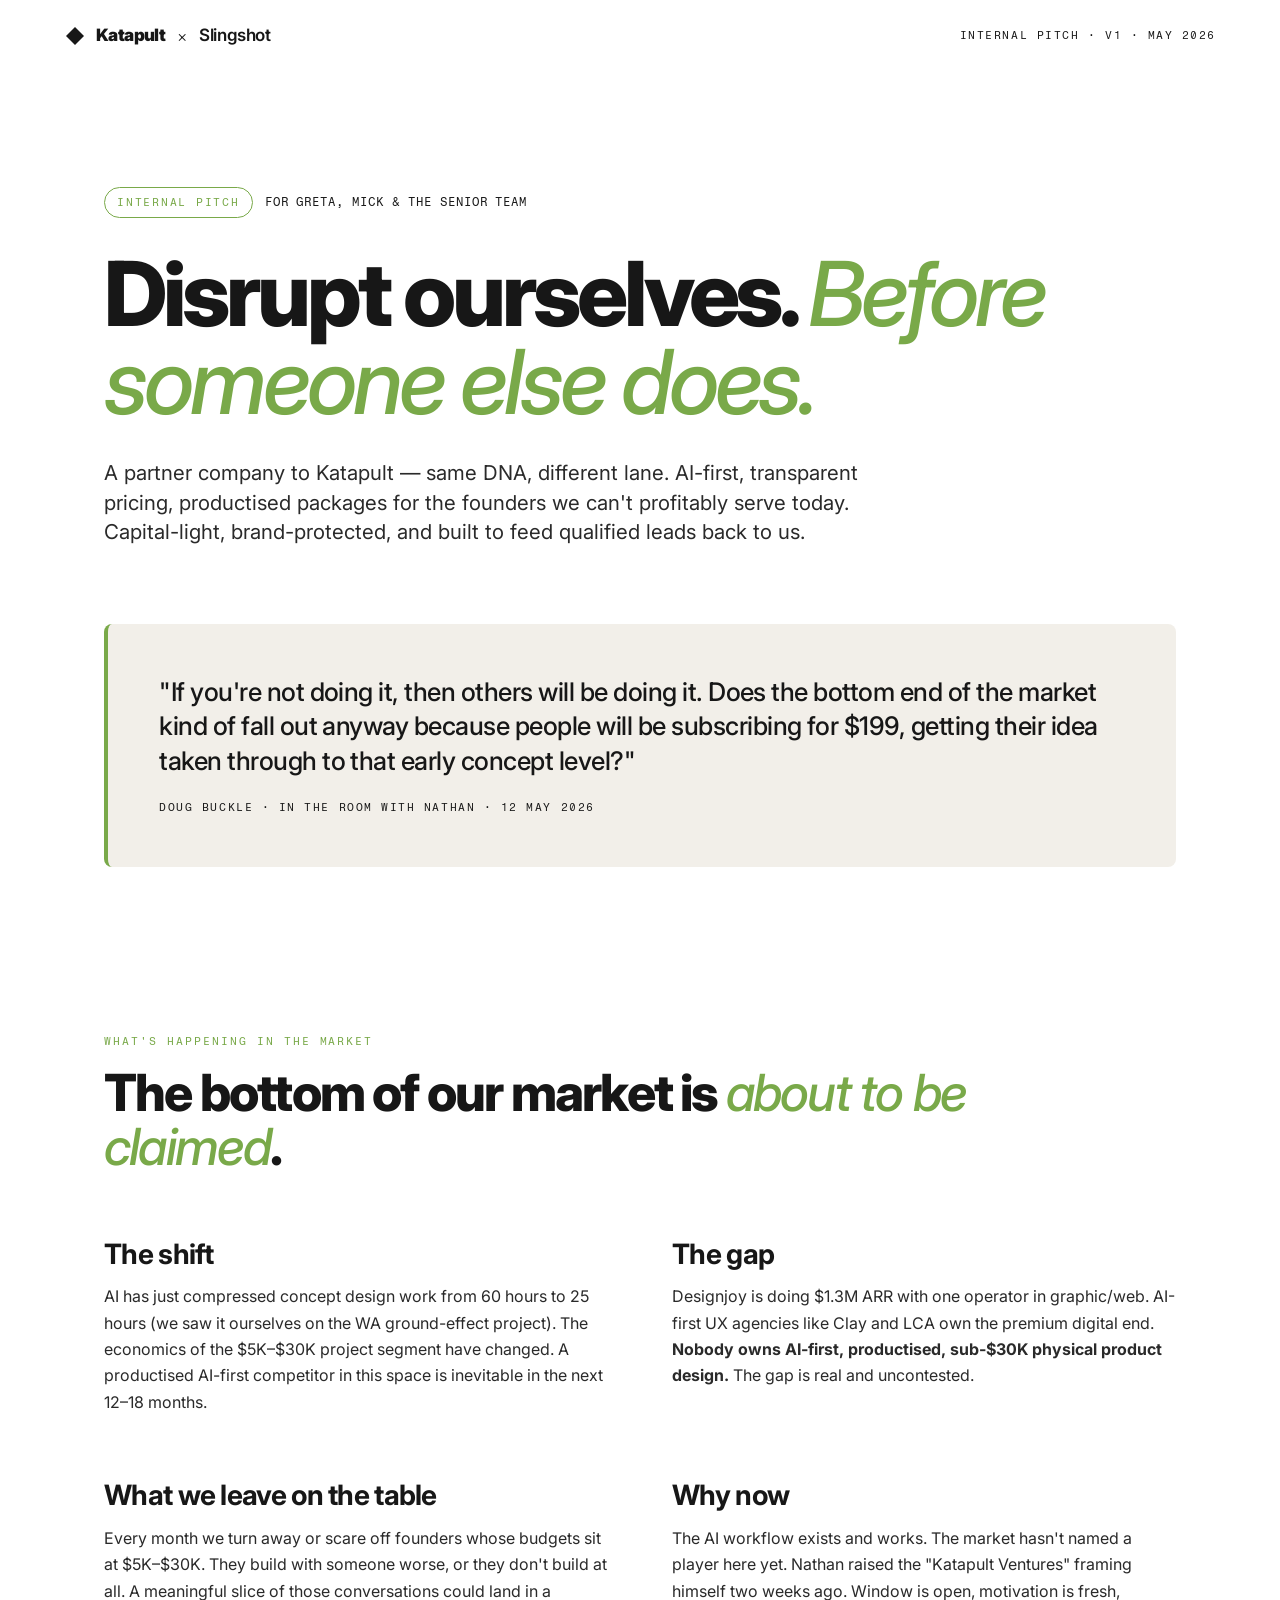
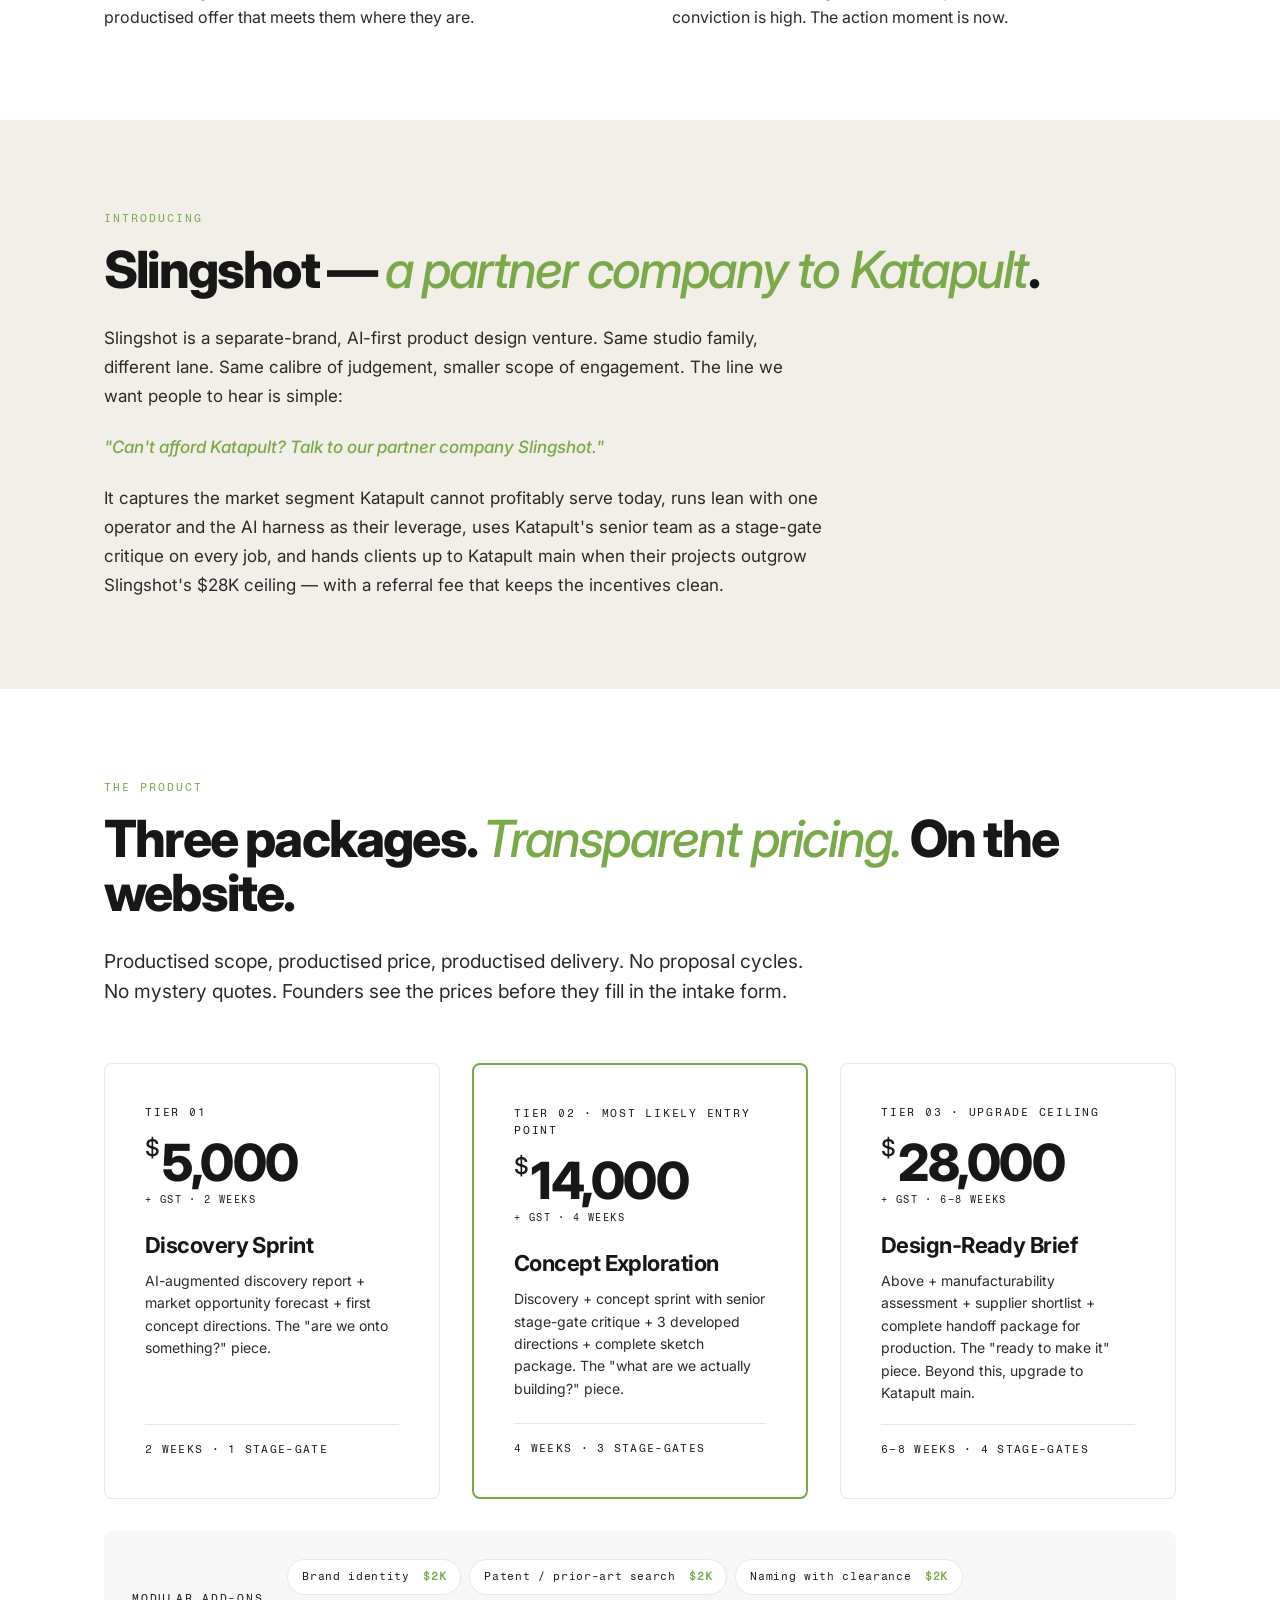
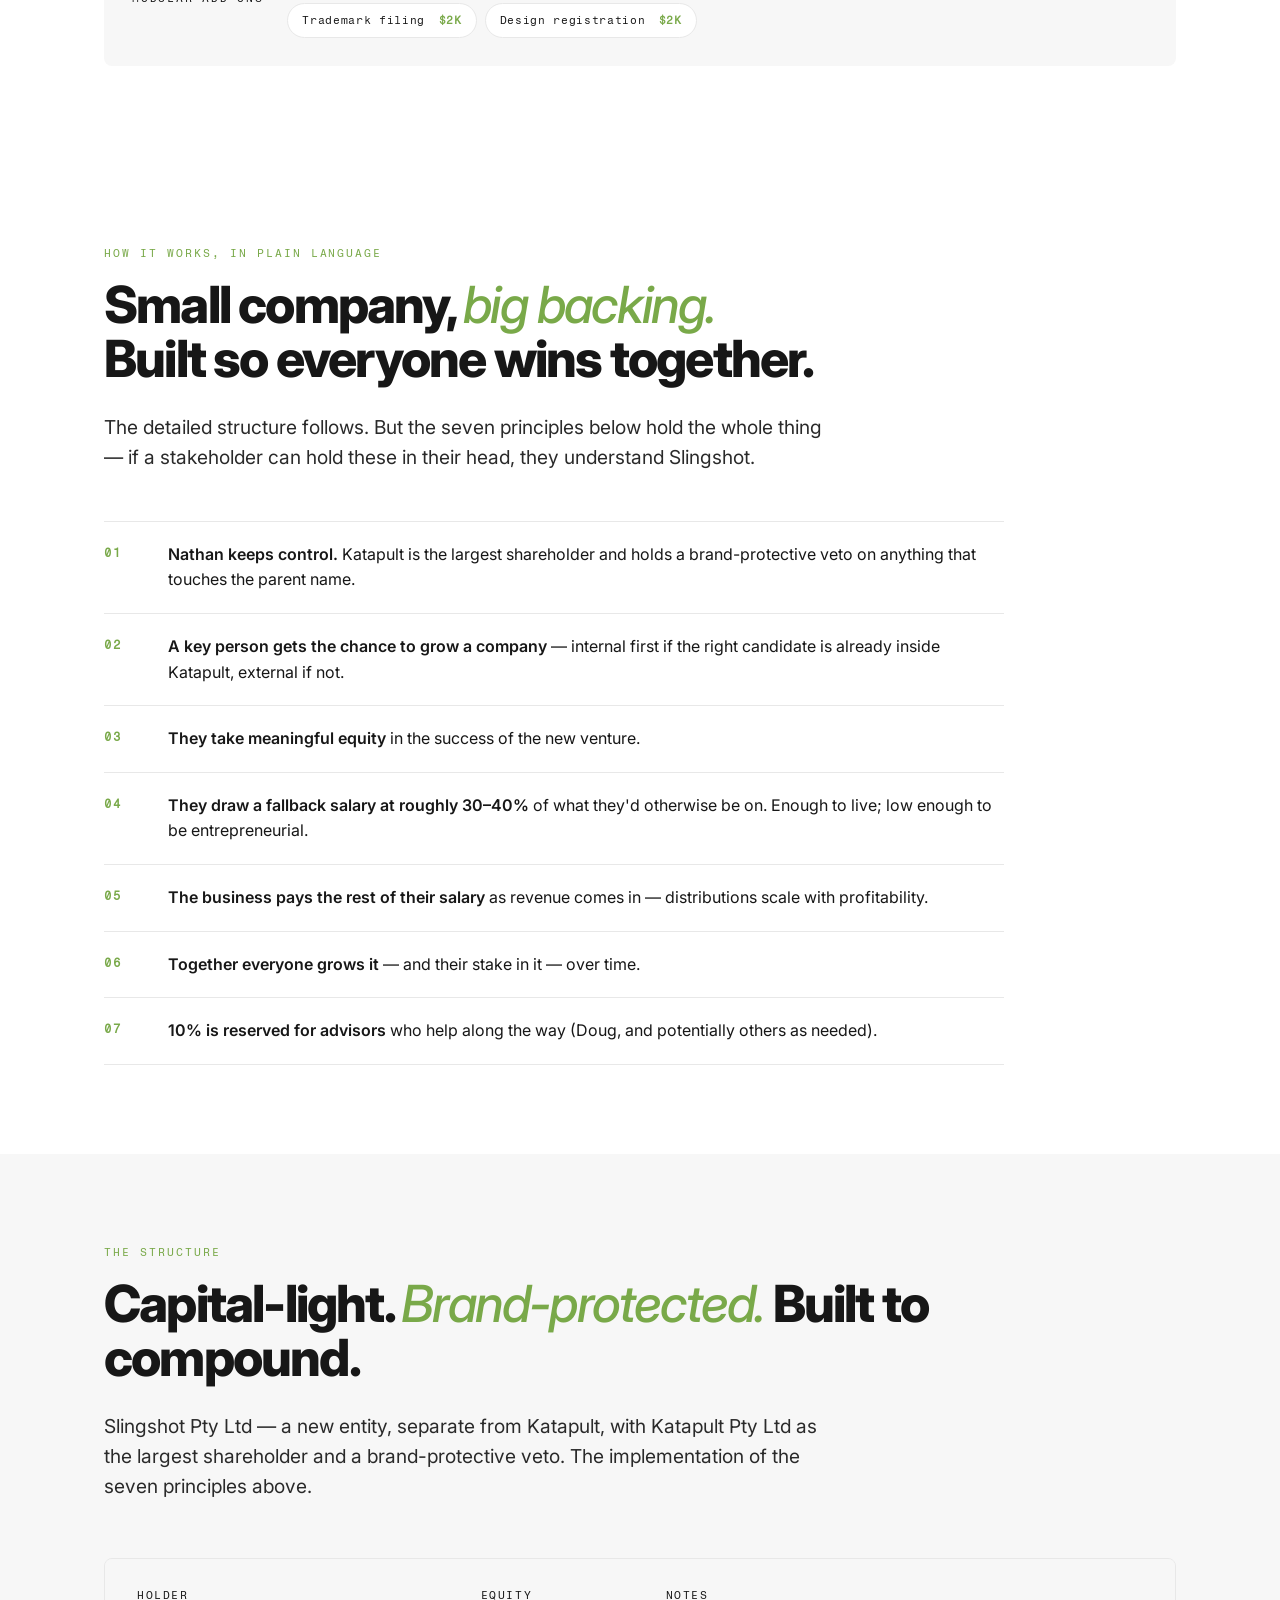
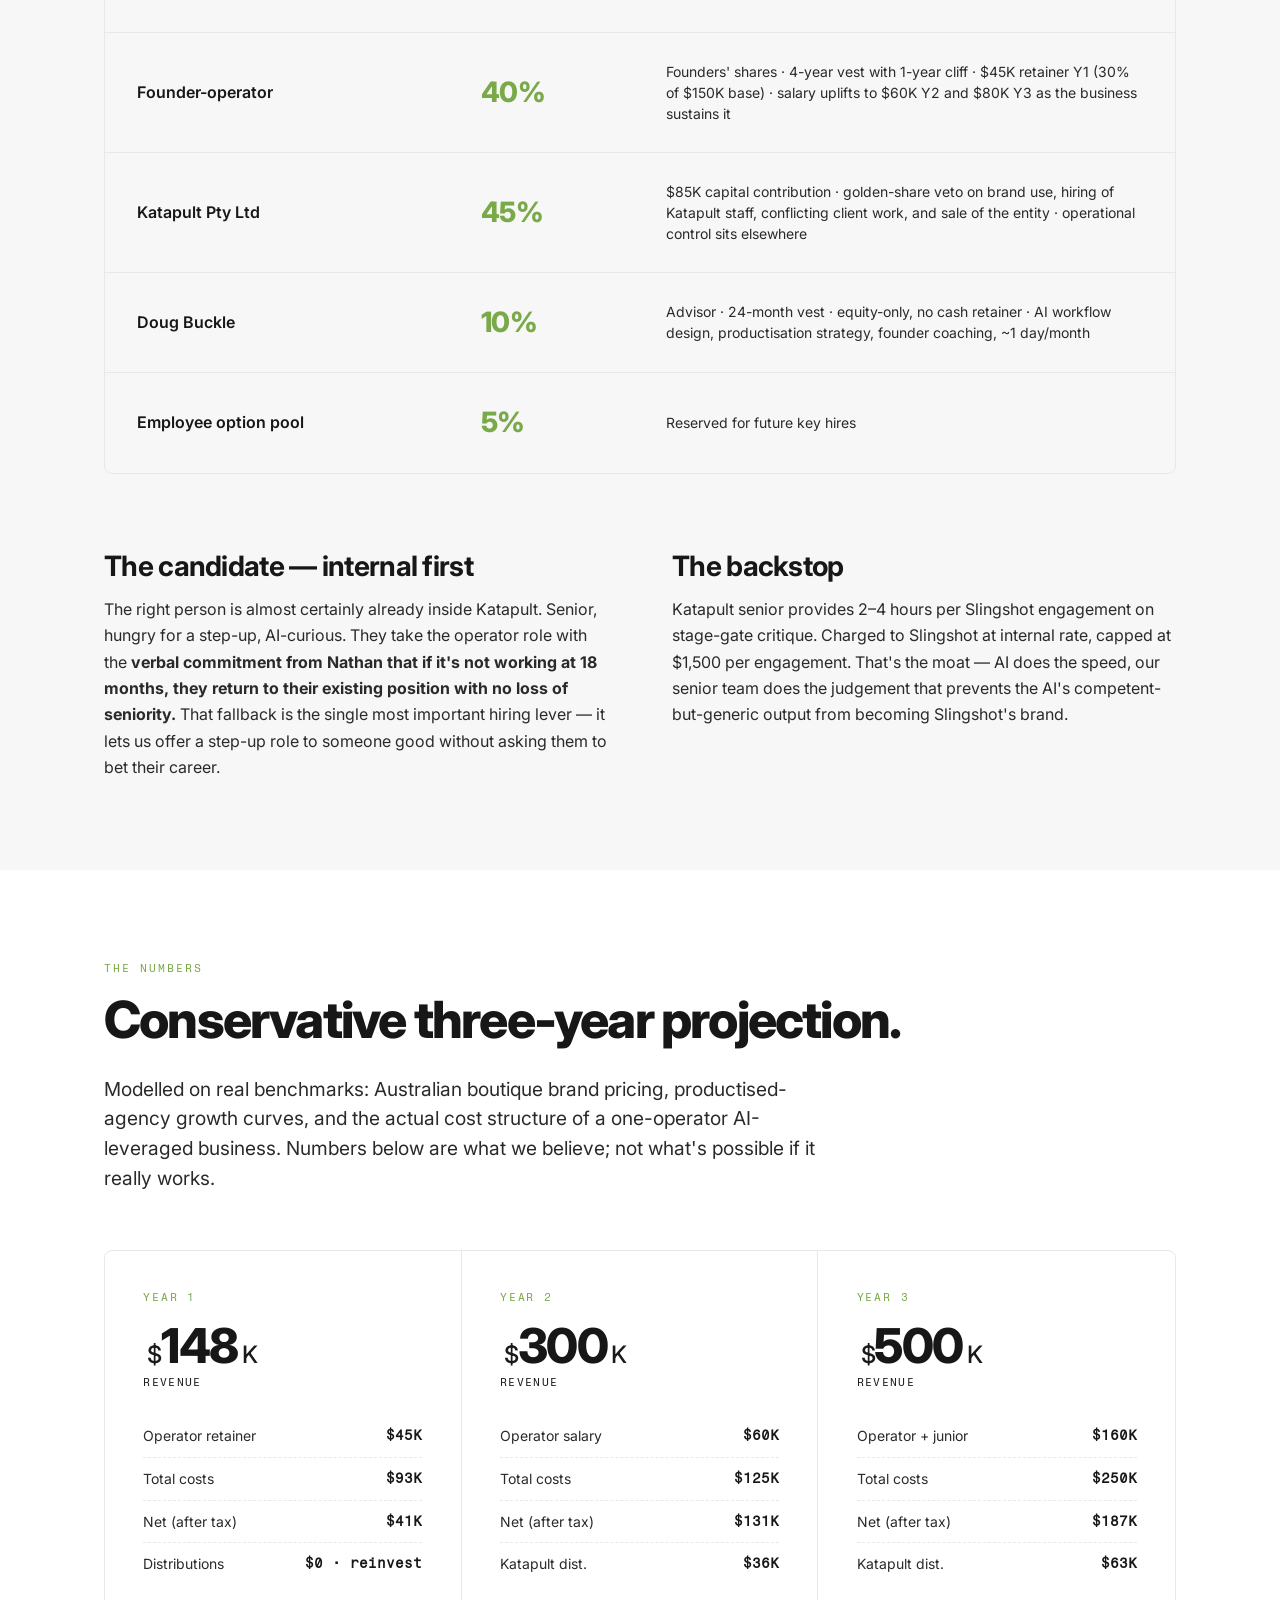
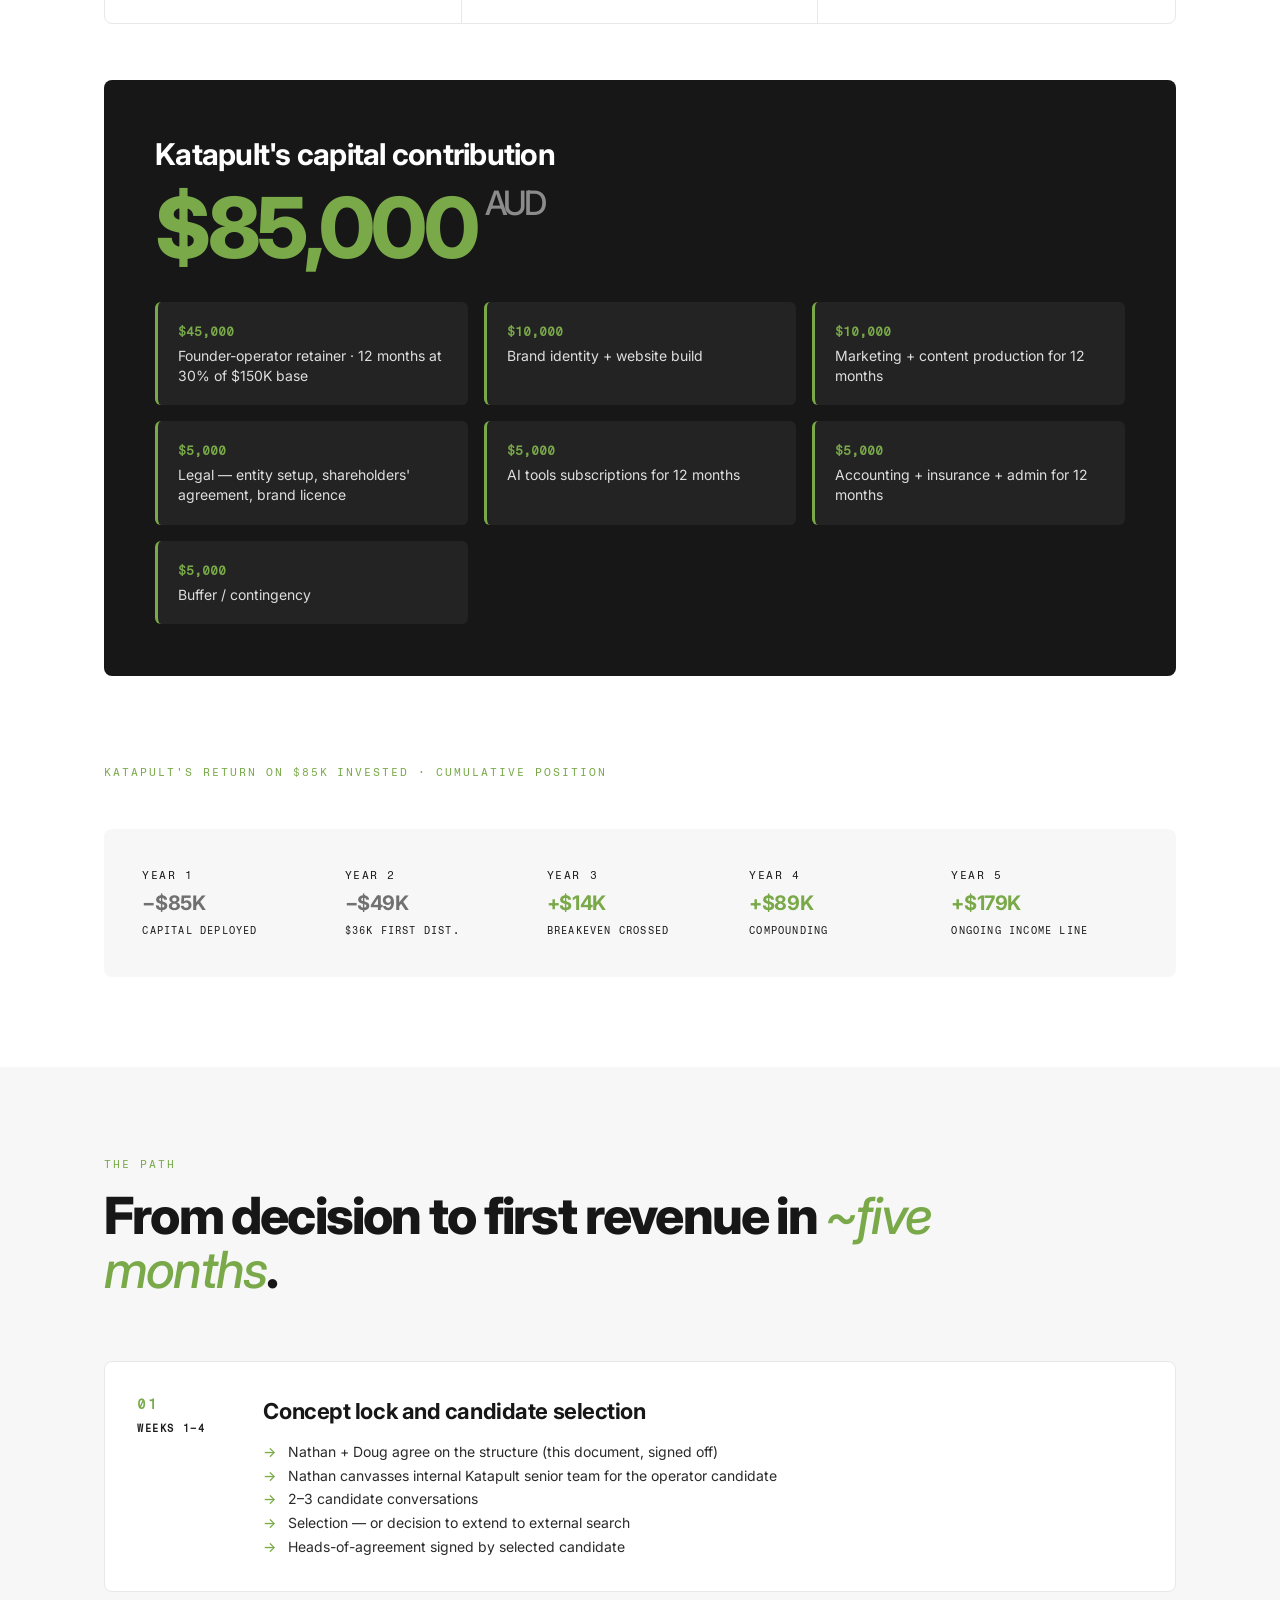
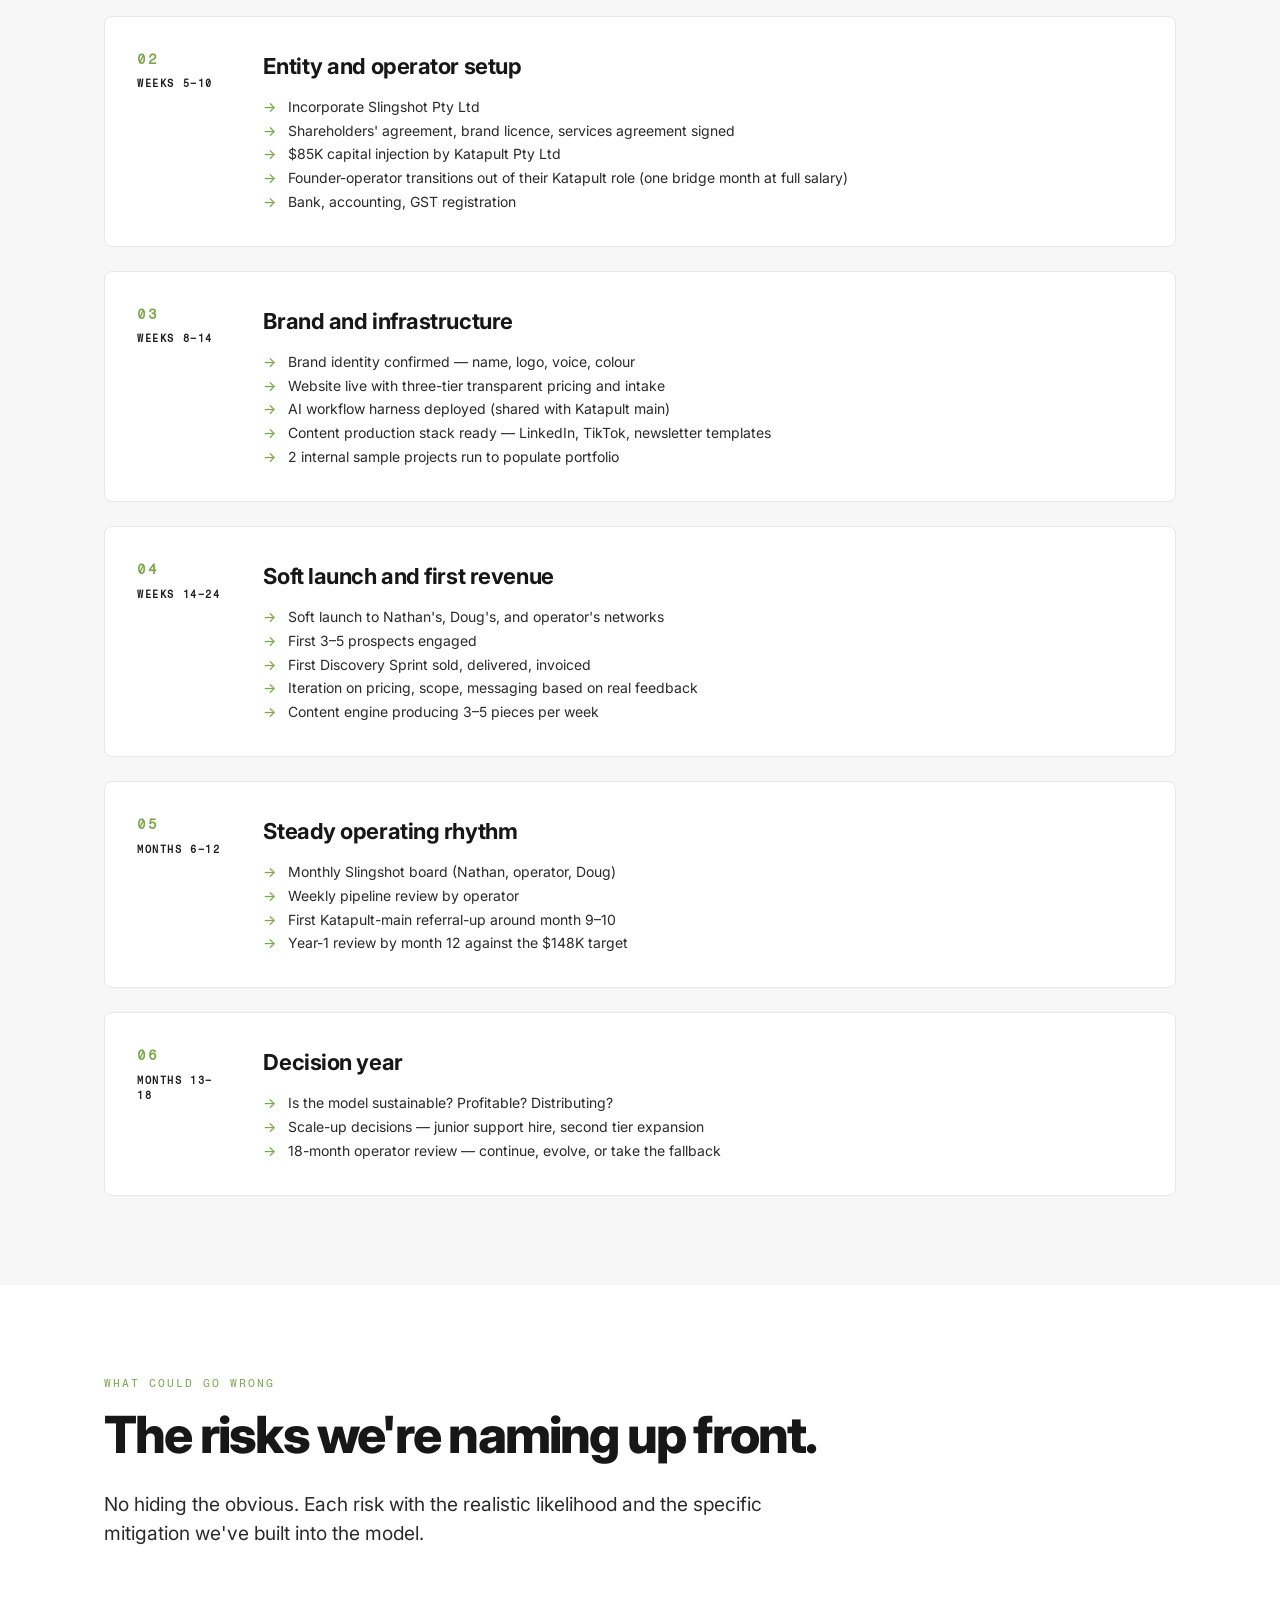
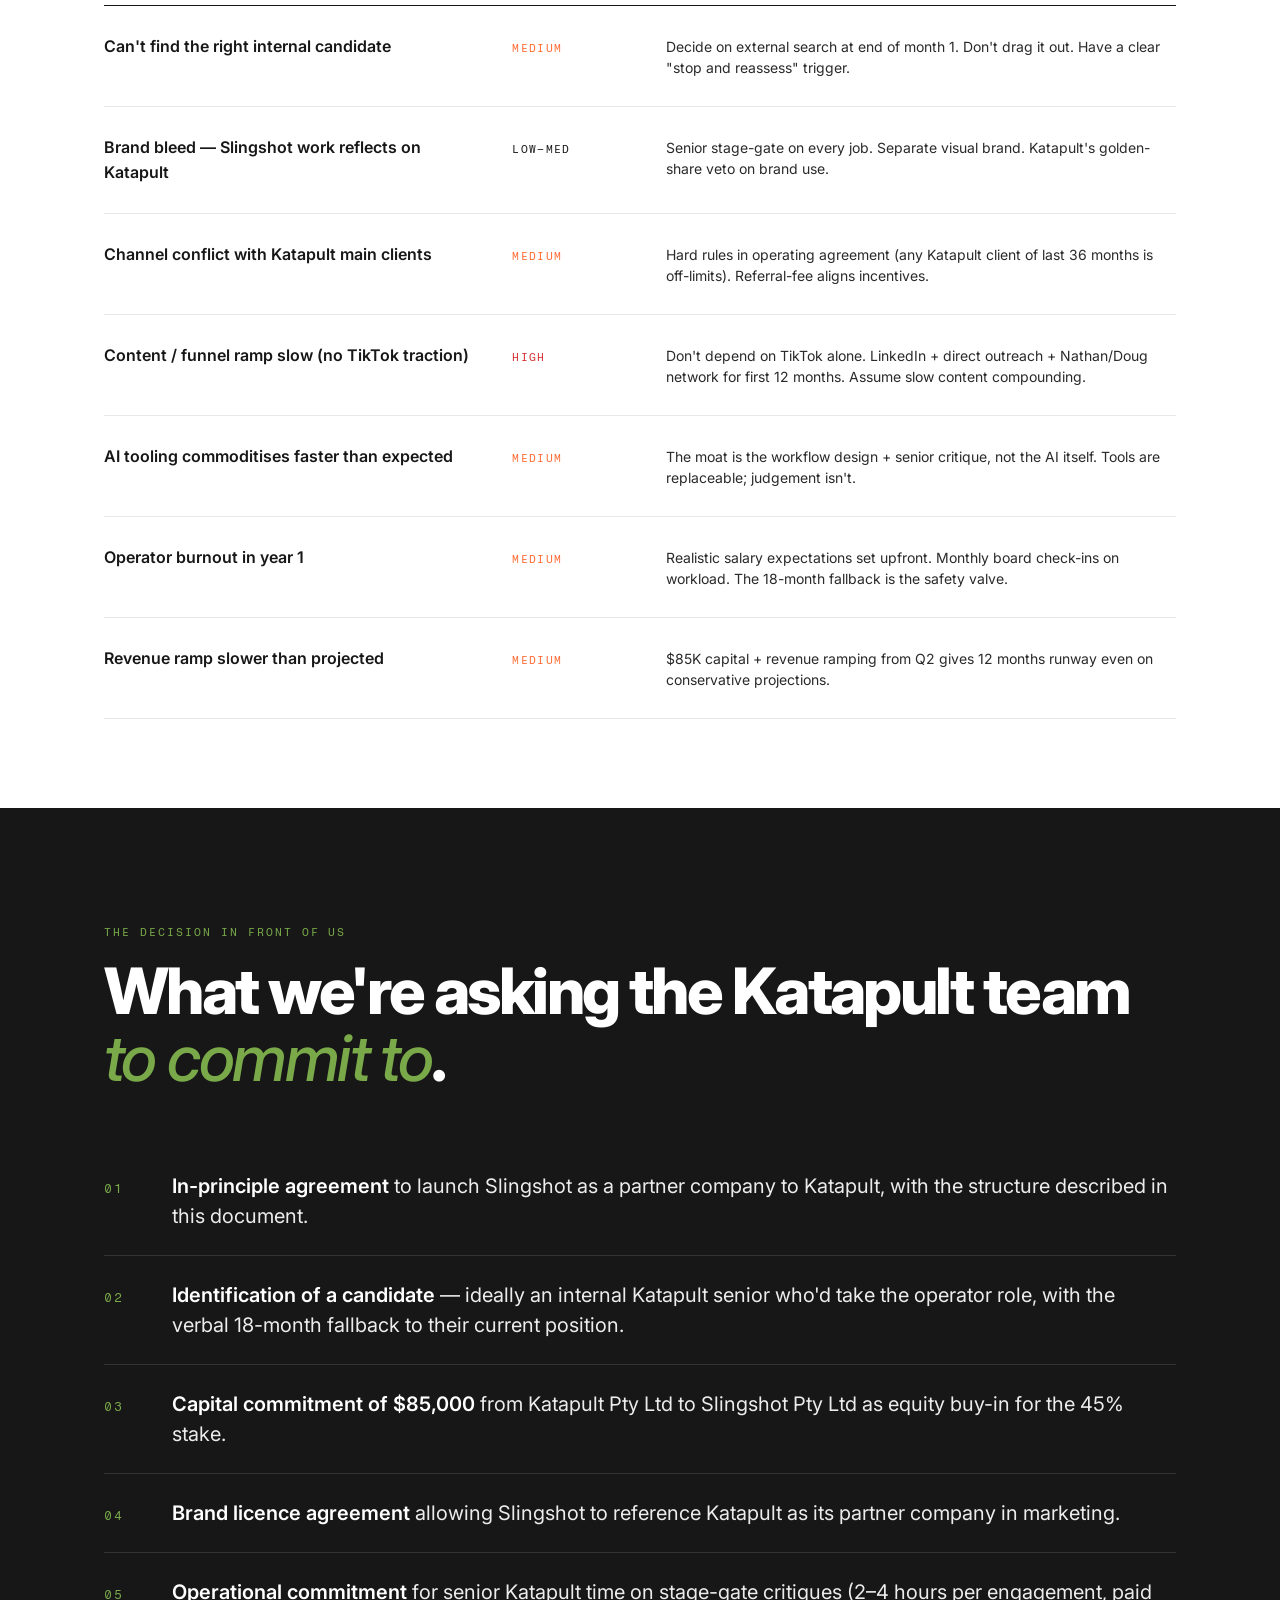
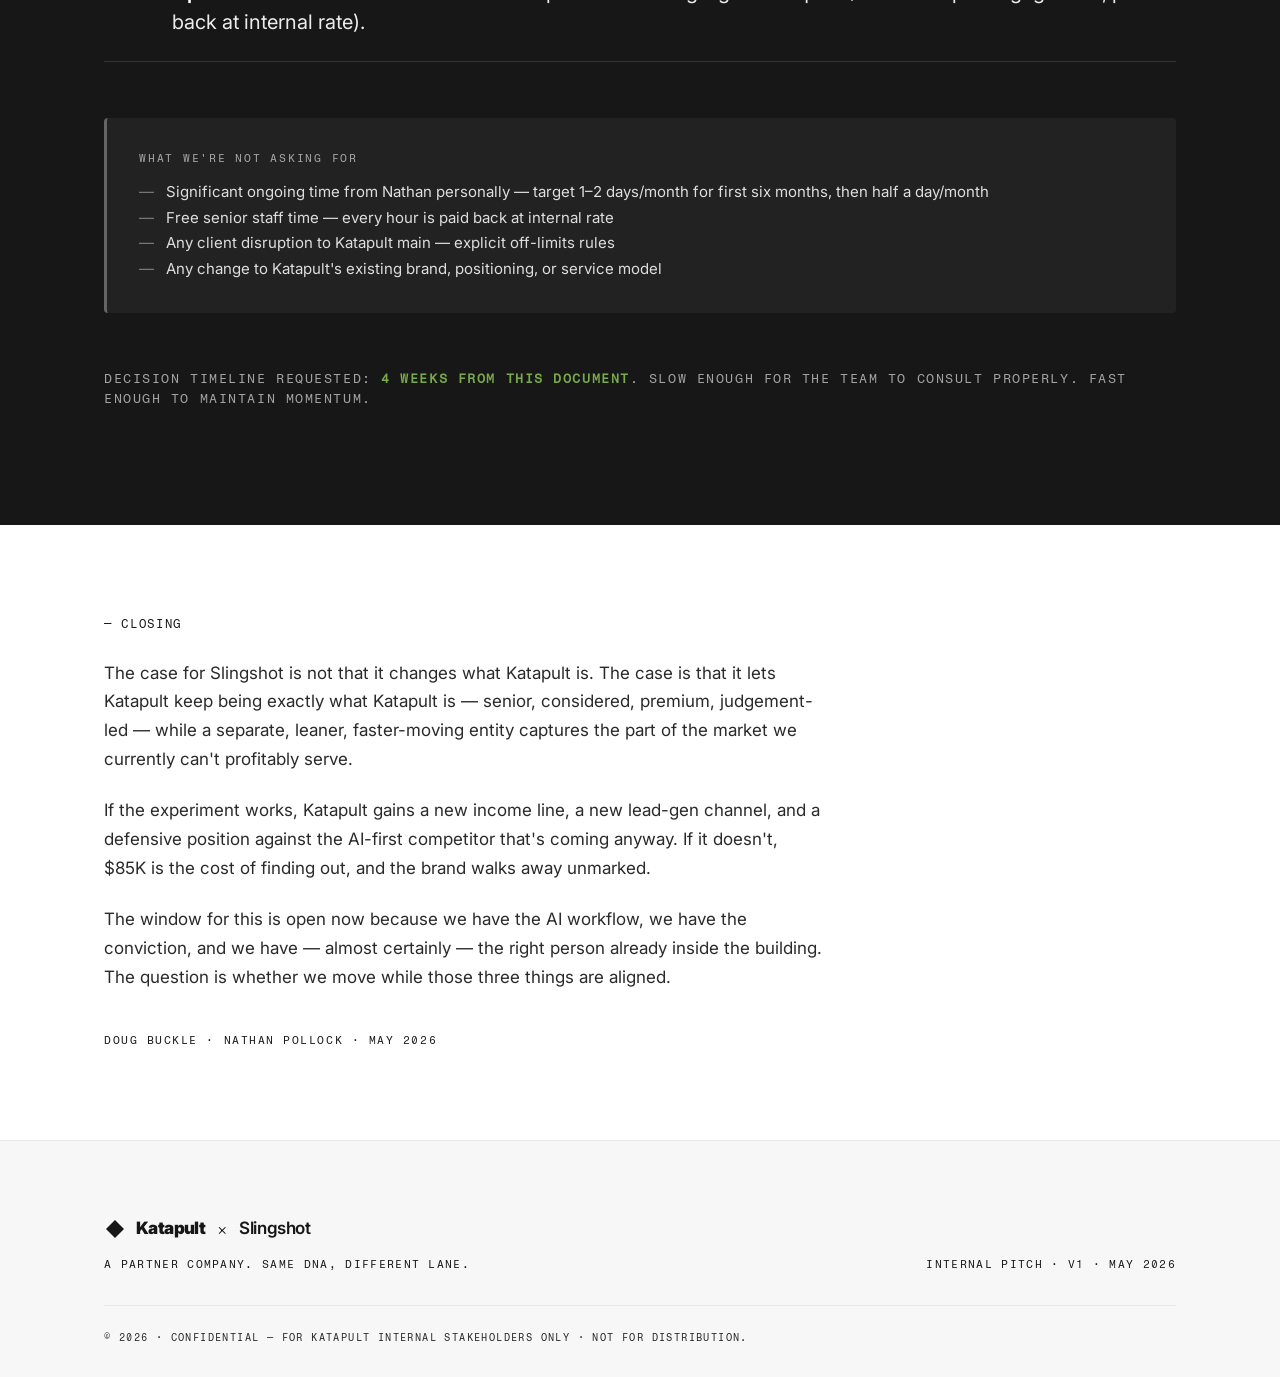
<file: nathan-dougbuckle-com/slingshot/index.html>
<!doctype html>
<html lang="en">
<head>
<meta charset="utf-8" />
<meta name="viewport" content="width=device-width, initial-scale=1" />
<title>Slingshot — a partner company to Katapult · Internal pitch</title>
<meta name="description" content="A separate-brand, AI-first product design venture built as a partner company to Katapult. Captures the sub-$30K market, feeds qualified leads back to Katapult main, and pays distributions on an $85K equity stake." />
<meta name="robots" content="noindex, nofollow" />
<link rel="preconnect" href="https://fonts.googleapis.com">
<link rel="preconnect" href="https://fonts.gstatic.com" crossorigin>
<link href="https://fonts.googleapis.com/css2?family=Fragment+Mono&family=Inter:wght@300;400;500;600;700;800;900&display=swap" rel="stylesheet">
<style>
  :root {
    --ink: #171717;
    --page: #FFFFFF;
    --surface: #F7F7F7;
    --surface-warm: #F2EFE9;
    --hairline: #E8E8E8;
    --secondary: #2A2A2A;
    --tertiary: #1A1A1A;
    --dark: #2A2A2A;
    --accent: #79a949;
    --warm: #FF6B35;
    --sans: 'Inter', -apple-system, BlinkMacSystemFont, 'Segoe UI', sans-serif;
    --mono: 'Fragment Mono', 'SF Mono', Menlo, monospace;
    --pad-x: clamp(24px, 5vw, 88px);
    --pad-y: clamp(48px, 7vw, 112px);
    --topbar-h: 72px;
  }

  *, *::before, *::after { box-sizing: border-box; margin: 0; padding: 0; }
  html { scroll-behavior: smooth; }
  html, body { background: var(--page); color: var(--ink); font-family: var(--sans); -webkit-font-smoothing: antialiased; line-height: 1.55; }
  a { color: inherit; text-decoration: none; }
  img, svg { display: block; max-width: 100%; }
  ::selection { background: var(--accent); color: #fff; }

  /* Topbar */
  .topbar {
    position: fixed;
    top: 0; left: 0; right: 0;
    height: var(--topbar-h);
    padding: 0 var(--pad-x);
    display: flex;
    align-items: center;
    justify-content: space-between;
    z-index: 100;
    background: rgba(255,255,255,0.9);
    backdrop-filter: saturate(180%) blur(14px);
    -webkit-backdrop-filter: saturate(180%) blur(14px);
    border-bottom: 1px solid transparent;
    transition: border-color 220ms ease;
  }
  .topbar.scrolled { border-bottom-color: var(--hairline); }
  .lockup { display: flex; align-items: center; gap: 10px; line-height: 1; }
  .lockup .mark { width: 22px; height: 22px; }
  .lockup .wordmark {
    font-family: var(--sans); font-weight: 900;
    font-size: 17px; letter-spacing: -0.035em; color: var(--ink);
  }
  .lockup .cross { font-family: var(--sans); font-weight: 300; font-size: 16px; color: var(--tertiary); margin: 0 2px; }
  .lockup .slingshot {
    font-family: var(--sans); font-weight: 600;
    font-size: 17px; letter-spacing: -0.025em; color: var(--ink);
  }
  .topbar .meta {
    font-family: var(--mono);
    font-size: 11px;
    letter-spacing: 0.14em;
    text-transform: uppercase;
    color: var(--tertiary);
  }

  main { padding-top: var(--topbar-h); }
  .container { max-width: 1200px; margin: 0 auto; padding: 0 var(--pad-x); }
  .narrow { max-width: 760px; }

  section { padding: var(--pad-y) 0; }

  /* Eyebrow / section head */
  .eyebrow {
    font-family: var(--mono);
    font-size: 11px;
    letter-spacing: 0.18em;
    text-transform: uppercase;
    color: var(--accent);
    margin-bottom: 16px;
  }
  .section-title {
    font-size: clamp(32px, 4vw, 56px);
    font-weight: 800;
    letter-spacing: -0.035em;
    line-height: 1.05;
    margin-bottom: 28px;
    max-width: 980px;
  }
  .section-title em {
    font-style: italic;
    font-weight: 500;
    color: var(--accent);
  }
  .deck {
    font-size: clamp(17px, 1.5vw, 21px);
    color: var(--dark);
    line-height: 1.55;
    max-width: 720px;
    margin-bottom: 24px;
  }
  .prose {
    font-size: 17px;
    line-height: 1.7;
    color: var(--dark);
    max-width: 720px;
  }
  .prose p { margin-bottom: 1.3em; }
  .prose p:last-child { margin-bottom: 0; }
  .prose strong { color: var(--ink); font-weight: 600; }

  /* PRINCIPLES LIST */
  ol.principles-deck {
    list-style: none;
    counter-reset: principle;
    padding-left: 0;
    margin: clamp(32px, 4vw, 48px) 0 0;
    max-width: 900px;
  }
  ol.principles-deck li {
    counter-increment: principle;
    position: relative;
    padding: 20px 0 20px 64px;
    border-top: 1px solid var(--hairline);
    font-size: clamp(16px, 1.25vw, 18px);
    line-height: 1.6;
    color: var(--ink);
  }
  ol.principles-deck li:last-child {
    border-bottom: 1px solid var(--hairline);
  }
  ol.principles-deck li::before {
    content: counter(principle, decimal-leading-zero);
    position: absolute;
    left: 0;
    top: 22px;
    font-family: var(--mono);
    font-size: 12px;
    letter-spacing: 0.14em;
    color: var(--accent);
    font-weight: 600;
  }
  ol.principles-deck li strong { color: var(--ink); font-weight: 600; }

  /* HERO */
  .hero { padding: clamp(56px, 9vw, 128px) 0 clamp(48px, 6vw, 88px); }
  .hero .breadcrumb {
    display: flex; align-items: center; gap: 12px;
    margin-bottom: 32px;
  }
  .tag {
    font-family: var(--mono);
    font-size: 11px;
    letter-spacing: 0.16em;
    text-transform: uppercase;
    color: var(--accent);
    padding: 6px 12px;
    border: 1px solid var(--accent);
    border-radius: 999px;
  }
  .hero .date {
    font-family: var(--mono);
    font-size: 12px;
    letter-spacing: 0.08em;
    color: var(--tertiary);
    text-transform: uppercase;
  }
  h1.headline {
    font-size: clamp(44px, 7vw, 92px);
    font-weight: 800;
    letter-spacing: -0.045em;
    line-height: 0.98;
    margin-bottom: 32px;
    max-width: 1080px;
  }
  h1.headline em {
    font-style: italic;
    font-weight: 500;
    color: var(--accent);
  }
  .hero-deck {
    font-size: clamp(18px, 1.6vw, 24px);
    color: var(--dark);
    max-width: 780px;
    font-weight: 400;
    line-height: 1.45;
  }

  /* Quote block */
  .quote-block {
    margin-top: clamp(48px, 6vw, 80px);
    padding: clamp(32px, 4vw, 56px);
    background: var(--surface-warm);
    border-radius: 8px;
    border-left: 4px solid var(--accent);
  }
  .quote-block blockquote {
    font-size: clamp(20px, 2vw, 26px);
    font-weight: 500;
    letter-spacing: -0.02em;
    line-height: 1.35;
    color: var(--ink);
  }
  .quote-block .attribution {
    margin-top: 20px;
    font-family: var(--mono);
    font-size: 11px;
    letter-spacing: 0.14em;
    text-transform: uppercase;
    color: var(--tertiary);
  }

  /* Two-column blocks */
  .two-col {
    display: grid;
    grid-template-columns: 1fr 1fr;
    gap: clamp(32px, 5vw, 80px);
    margin-top: clamp(40px, 5vw, 64px);
  }
  @media (max-width: 880px) {
    .two-col { grid-template-columns: 1fr; }
  }
  .col h3 {
    font-size: clamp(22px, 2.2vw, 28px);
    font-weight: 700;
    letter-spacing: -0.025em;
    line-height: 1.2;
    margin-bottom: 12px;
  }
  .col p { font-size: 16px; color: var(--dark); line-height: 1.65; }

  /* Three-up cards */
  .three-up {
    display: grid;
    grid-template-columns: repeat(3, 1fr);
    gap: clamp(20px, 2.5vw, 32px);
    margin-top: clamp(40px, 5vw, 56px);
  }
  @media (max-width: 880px) { .three-up { grid-template-columns: 1fr; } }

  .pkg {
    background: var(--page);
    border: 1px solid var(--hairline);
    border-radius: 8px;
    padding: clamp(28px, 3.5vw, 40px);
    display: flex;
    flex-direction: column;
    transition: border-color 220ms ease, transform 220ms ease;
  }
  .pkg:hover { border-color: var(--ink); transform: translateY(-2px); }
  .pkg.featured { border-color: var(--accent); border-width: 2px; }
  .pkg .tier {
    font-family: var(--mono);
    font-size: 11px;
    letter-spacing: 0.16em;
    text-transform: uppercase;
    color: var(--tertiary);
    margin-bottom: 16px;
  }
  .pkg .price {
    font-size: clamp(36px, 4vw, 52px);
    font-weight: 800;
    letter-spacing: -0.03em;
    color: var(--ink);
    line-height: 1;
    margin-bottom: 4px;
  }
  .pkg .price .currency { font-size: 0.45em; font-weight: 500; color: var(--tertiary); margin-right: 4px; vertical-align: top; }
  .pkg .price-note {
    font-family: var(--mono);
    font-size: 10px;
    letter-spacing: 0.14em;
    text-transform: uppercase;
    color: var(--tertiary);
    margin-bottom: 24px;
  }
  .pkg h3 {
    font-size: 22px;
    font-weight: 700;
    letter-spacing: -0.025em;
    line-height: 1.2;
    margin-bottom: 12px;
  }
  .pkg p {
    font-size: 14px;
    color: var(--dark);
    line-height: 1.6;
    margin-bottom: 20px;
    flex: 1;
  }
  .pkg .turnaround {
    font-family: var(--mono);
    font-size: 11px;
    letter-spacing: 0.12em;
    text-transform: uppercase;
    color: var(--tertiary);
    padding-top: 16px;
    border-top: 1px solid var(--hairline);
  }

  /* Add-ons */
  .addons {
    margin-top: 32px;
    padding: 28px;
    background: var(--surface);
    border-radius: 8px;
    display: grid;
    grid-template-columns: auto 1fr;
    gap: 24px;
    align-items: center;
  }
  @media (max-width: 720px) { .addons { grid-template-columns: 1fr; } }
  .addons .label {
    font-family: var(--mono);
    font-size: 11px;
    letter-spacing: 0.16em;
    text-transform: uppercase;
    color: var(--tertiary);
    white-space: nowrap;
  }
  .addons .pills {
    display: flex; flex-wrap: wrap; gap: 8px;
  }
  .addons .pill {
    font-family: var(--mono);
    font-size: 11px;
    letter-spacing: 0.06em;
    color: var(--ink);
    background: var(--page);
    padding: 8px 14px;
    border-radius: 999px;
    border: 1px solid var(--hairline);
  }
  .addons .pill .p { color: var(--accent); font-weight: 600; margin-left: 6px; }

  /* Cap table */
  .cap-table {
    margin-top: clamp(40px, 5vw, 56px);
    border: 1px solid var(--hairline);
    border-radius: 8px;
    overflow: hidden;
  }
  .cap-row {
    display: grid;
    grid-template-columns: 2fr 1fr 3fr;
    gap: clamp(16px, 2vw, 32px);
    padding: clamp(20px, 2.5vw, 28px) clamp(20px, 3vw, 32px);
    border-bottom: 1px solid var(--hairline);
    align-items: center;
  }
  .cap-row:last-child { border-bottom: none; }
  .cap-row.header {
    background: var(--surface);
    font-family: var(--mono);
    font-size: 11px;
    letter-spacing: 0.14em;
    text-transform: uppercase;
    color: var(--tertiary);
  }
  .cap-row .holder {
    font-weight: 600;
    color: var(--ink);
    font-size: 16px;
  }
  .cap-row .pct {
    font-size: clamp(20px, 2.4vw, 28px);
    font-weight: 800;
    color: var(--accent);
    letter-spacing: -0.02em;
  }
  .cap-row .notes {
    font-size: 14px;
    color: var(--dark);
    line-height: 1.5;
  }
  @media (max-width: 720px) {
    .cap-row { grid-template-columns: 1fr; gap: 8px; }
    .cap-row.header { display: none; }
  }

  /* Financial table */
  .fin-strip {
    margin-top: clamp(40px, 5vw, 56px);
    display: grid;
    grid-template-columns: repeat(3, 1fr);
    gap: 0;
    border: 1px solid var(--hairline);
    border-radius: 8px;
    overflow: hidden;
  }
  @media (max-width: 880px) { .fin-strip { grid-template-columns: 1fr; } }
  .fin-col {
    padding: clamp(28px, 3vw, 40px);
    border-right: 1px solid var(--hairline);
  }
  .fin-col:last-child { border-right: none; }
  @media (max-width: 880px) {
    .fin-col { border-right: none; border-bottom: 1px solid var(--hairline); }
    .fin-col:last-child { border-bottom: none; }
  }
  .fin-col .year {
    font-family: var(--mono);
    font-size: 11px;
    letter-spacing: 0.16em;
    text-transform: uppercase;
    color: var(--accent);
    margin-bottom: 16px;
  }
  .fin-col .figure {
    font-size: clamp(32px, 4vw, 48px);
    font-weight: 800;
    letter-spacing: -0.03em;
    line-height: 1;
    color: var(--ink);
    margin-bottom: 4px;
  }
  .fin-col .figure .unit {
    font-size: 0.5em;
    font-weight: 500;
    color: var(--tertiary);
    margin-left: 4px;
  }
  .fin-col .label {
    font-family: var(--mono);
    font-size: 11px;
    letter-spacing: 0.12em;
    text-transform: uppercase;
    color: var(--tertiary);
    margin-bottom: 24px;
  }
  .fin-col ul { list-style: none; }
  .fin-col li {
    display: flex; justify-content: space-between;
    padding: 10px 0;
    border-bottom: 1px dashed var(--hairline);
    font-size: 14px;
  }
  .fin-col li:last-child { border-bottom: none; }
  .fin-col li .k { color: var(--dark); }
  .fin-col li .v { color: var(--ink); font-weight: 600; font-family: var(--mono); }

  /* Capital allocation */
  .cap-alloc {
    margin-top: clamp(40px, 5vw, 56px);
    background: var(--ink);
    color: #fff;
    border-radius: 8px;
    padding: clamp(32px, 4vw, 56px);
  }
  .cap-alloc h3 {
    font-size: clamp(22px, 2.4vw, 30px);
    font-weight: 700;
    letter-spacing: -0.025em;
    margin-bottom: 8px;
  }
  .cap-alloc .total {
    font-size: clamp(56px, 7vw, 84px);
    font-weight: 800;
    letter-spacing: -0.04em;
    color: var(--accent);
    line-height: 1;
    margin-bottom: 32px;
  }
  .cap-alloc .total .unit { font-size: 0.4em; color: rgba(255,255,255,0.5); font-weight: 500; margin-left: 8px; vertical-align: top; }
  .alloc-grid {
    display: grid;
    grid-template-columns: repeat(3, 1fr);
    gap: 16px;
  }
  @media (max-width: 720px) { .alloc-grid { grid-template-columns: 1fr; } }
  .alloc-item {
    background: rgba(255,255,255,0.05);
    padding: 20px;
    border-radius: 6px;
    border-left: 3px solid var(--accent);
  }
  .alloc-item .amt {
    font-family: var(--mono);
    font-size: 13px;
    color: var(--accent);
    font-weight: 600;
    margin-bottom: 4px;
  }
  .alloc-item .what {
    font-size: 14px;
    color: rgba(255,255,255,0.85);
    line-height: 1.4;
  }

  /* ROI strip */
  .roi {
    margin-top: clamp(32px, 4vw, 48px);
    background: var(--surface);
    border-radius: 8px;
    padding: clamp(28px, 3vw, 40px);
    display: grid;
    grid-template-columns: repeat(5, 1fr);
    gap: 16px;
  }
  @media (max-width: 880px) { .roi { grid-template-columns: repeat(2, 1fr); } }
  @media (max-width: 480px) { .roi { grid-template-columns: 1fr; } }
  .roi-cell {
    text-align: left;
  }
  .roi-cell .yr {
    font-family: var(--mono);
    font-size: 11px;
    letter-spacing: 0.14em;
    text-transform: uppercase;
    color: var(--tertiary);
    margin-bottom: 4px;
  }
  .roi-cell .amt {
    font-size: 20px;
    font-weight: 700;
    color: var(--ink);
    letter-spacing: -0.02em;
  }
  .roi-cell .amt.pos { color: var(--accent); }
  .roi-cell .amt.neg { color: var(--ink); opacity: 0.6; }
  .roi-cell .what {
    font-family: var(--mono);
    font-size: 10px;
    letter-spacing: 0.12em;
    text-transform: uppercase;
    color: var(--tertiary);
    margin-top: 4px;
  }

  /* Phases / steps */
  .phases {
    margin-top: clamp(40px, 5vw, 64px);
    display: flex;
    flex-direction: column;
    gap: clamp(16px, 2vw, 24px);
  }
  .phase {
    display: grid;
    grid-template-columns: 88px 1fr;
    gap: clamp(24px, 3vw, 40px);
    padding: clamp(24px, 3vw, 32px);
    background: var(--page);
    border: 1px solid var(--hairline);
    border-radius: 8px;
    transition: border-color 220ms ease;
  }
  .phase:hover { border-color: var(--ink); }
  @media (max-width: 720px) {
    .phase { grid-template-columns: 1fr; gap: 12px; }
  }
  .phase .num {
    font-family: var(--mono);
    font-size: 14px;
    letter-spacing: 0.12em;
    color: var(--accent);
    font-weight: 600;
  }
  .phase .num .weeks {
    display: block;
    font-size: 10px;
    color: var(--tertiary);
    letter-spacing: 0.16em;
    text-transform: uppercase;
    margin-top: 6px;
  }
  .phase h3 {
    font-size: clamp(18px, 2vw, 22px);
    font-weight: 700;
    letter-spacing: -0.02em;
    margin-bottom: 12px;
  }
  .phase ul {
    list-style: none;
    font-size: 14px;
    color: var(--dark);
    line-height: 1.7;
  }
  .phase li::before {
    content: "→";
    color: var(--accent);
    margin-right: 12px;
    font-weight: 500;
  }

  /* Risk table */
  .risks {
    margin-top: clamp(40px, 5vw, 56px);
    border-top: 1px solid var(--ink);
  }
  .risk-row {
    display: grid;
    grid-template-columns: 3fr 1fr 4fr;
    gap: clamp(16px, 2vw, 32px);
    padding: clamp(20px, 2.5vw, 28px) 0;
    border-bottom: 1px solid var(--hairline);
    align-items: baseline;
  }
  @media (max-width: 720px) {
    .risk-row { grid-template-columns: 1fr; gap: 8px; }
  }
  .risk-row .risk {
    font-weight: 600;
    color: var(--ink);
    font-size: 16px;
  }
  .risk-row .level {
    font-family: var(--mono);
    font-size: 11px;
    letter-spacing: 0.12em;
    text-transform: uppercase;
    color: var(--tertiary);
  }
  .risk-row .level.med { color: var(--warm); }
  .risk-row .level.high { color: #d63031; }
  .risk-row .mitigation {
    font-size: 14px;
    color: var(--dark);
    line-height: 1.5;
  }

  /* The Ask */
  .ask {
    background: var(--ink);
    color: #fff;
    padding: clamp(72px, 9vw, 144px) 0;
  }
  .ask .eyebrow { color: var(--accent); }
  .ask h2 {
    font-size: clamp(36px, 5vw, 64px);
    font-weight: 800;
    letter-spacing: -0.04em;
    line-height: 1.05;
    margin-bottom: 32px;
    max-width: 1080px;
  }
  .ask h2 em { color: var(--accent); font-style: italic; font-weight: 500; }
  .ask .ask-list {
    list-style: none;
    margin-top: clamp(40px, 5vw, 56px);
  }
  .ask .ask-list li {
    padding: 24px 0;
    border-bottom: 1px solid rgba(255,255,255,0.12);
    font-size: clamp(17px, 1.6vw, 20px);
    line-height: 1.5;
    color: rgba(255,255,255,0.92);
    display: grid;
    grid-template-columns: 48px 1fr;
    gap: 20px;
    align-items: baseline;
  }
  .ask .ask-list .ord {
    font-family: var(--mono);
    font-size: 13px;
    color: var(--accent);
    letter-spacing: 0.12em;
  }
  .ask .ask-list strong {
    color: #fff;
    font-weight: 600;
  }
  .ask .not-ask {
    margin-top: clamp(40px, 5vw, 56px);
    padding: clamp(24px, 3vw, 32px);
    background: rgba(255,255,255,0.05);
    border-left: 3px solid rgba(255,255,255,0.3);
    border-radius: 4px;
  }
  .ask .not-ask .head {
    font-family: var(--mono);
    font-size: 11px;
    letter-spacing: 0.16em;
    text-transform: uppercase;
    color: rgba(255,255,255,0.6);
    margin-bottom: 12px;
  }
  .ask .not-ask ul {
    list-style: none;
    color: rgba(255,255,255,0.85);
    font-size: 15px;
    line-height: 1.7;
  }
  .ask .not-ask li::before { content: "—"; color: rgba(255,255,255,0.4); margin-right: 12px; }
  .ask .timeline {
    margin-top: clamp(40px, 5vw, 56px);
    font-family: var(--mono);
    font-size: 13px;
    letter-spacing: 0.12em;
    text-transform: uppercase;
    color: rgba(255,255,255,0.6);
  }
  .ask .timeline strong { color: var(--accent); }

  /* Footer */
  footer {
    background: var(--surface);
    padding: clamp(48px, 6vw, 80px) 0 32px;
    border-top: 1px solid var(--hairline);
  }
  footer .row {
    display: flex;
    justify-content: space-between;
    align-items: flex-end;
    flex-wrap: wrap;
    gap: 24px;
  }
  footer .small {
    font-family: var(--mono);
    font-size: 11px;
    letter-spacing: 0.12em;
    text-transform: uppercase;
    color: var(--tertiary);
  }
  footer .legal {
    margin-top: 32px;
    padding-top: 24px;
    border-top: 1px solid var(--hairline);
    font-family: var(--mono);
    font-size: 10px;
    letter-spacing: 0.14em;
    text-transform: uppercase;
    color: var(--secondary);
  }
</style>
</head>
<body>

<div class="topbar" id="topbar">
  <a class="lockup" href="/">
    <svg class="mark" viewBox="0 0 22 22" xmlns="http://www.w3.org/2000/svg">
      <path d="M2 11 L11 2 L20 11 L11 20 Z" fill="#171717"/>
    </svg>
    <span class="wordmark">Katapult</span>
    <span class="cross">×</span>
    <span class="slingshot">Slingshot</span>
  </a>
  <div class="meta">Internal pitch · v1 · May 2026</div>
</div>

<main>

  <!-- HERO -->
  <section class="hero">
    <div class="container">
      <div class="breadcrumb">
        <span class="tag">Internal pitch</span>
        <span class="date">For Greta, Mick &amp; the senior team</span>
      </div>
      <h1 class="headline">Disrupt ourselves. <em>Before someone else does.</em></h1>
      <p class="hero-deck">A partner company to Katapult — same DNA, different lane. AI-first, transparent pricing, productised packages for the founders we can't profitably serve today. Capital-light, brand-protected, and built to feed qualified leads back to us.</p>

      <div class="quote-block">
        <blockquote>"If you're not doing it, then others will be doing it. Does the bottom end of the market kind of fall out anyway because people will be subscribing for $199, getting their idea taken through to that early concept level?"</blockquote>
        <div class="attribution">Doug Buckle · in the room with Nathan · 12 May 2026</div>
      </div>
    </div>
  </section>

  <!-- WHAT WE'RE SEEING -->
  <section>
    <div class="container">
      <div class="eyebrow">What's happening in the market</div>
      <h2 class="section-title">The bottom of our market is <em>about to be claimed</em>.</h2>
      <div class="two-col">
        <div class="col">
          <h3>The shift</h3>
          <p>AI has just compressed concept design work from 60 hours to 25 hours (we saw it ourselves on the WA ground-effect project). The economics of the $5K–$30K project segment have changed. A productised AI-first competitor in this space is inevitable in the next 12–18 months.</p>
        </div>
        <div class="col">
          <h3>The gap</h3>
          <p>Designjoy is doing $1.3M ARR with one operator in graphic/web. AI-first UX agencies like Clay and LCA own the premium digital end. <strong>Nobody owns AI-first, productised, sub-$30K physical product design.</strong> The gap is real and uncontested.</p>
        </div>
        <div class="col">
          <h3>What we leave on the table</h3>
          <p>Every month we turn away or scare off founders whose budgets sit at $5K–$30K. They build with someone worse, or they don't build at all. A meaningful slice of those conversations could land in a productised offer that meets them where they are.</p>
        </div>
        <div class="col">
          <h3>Why now</h3>
          <p>The AI workflow exists and works. The market hasn't named a player here yet. Nathan raised the "Katapult Ventures" framing himself two weeks ago. Window is open, motivation is fresh, conviction is high. The action moment is now.</p>
        </div>
      </div>
    </div>
  </section>

  <!-- SLINGSHOT -->
  <section style="background: var(--surface-warm);">
    <div class="container">
      <div class="eyebrow">Introducing</div>
      <h2 class="section-title">Slingshot — <em>a partner company to Katapult</em>.</h2>
      <div class="prose">
        <p>Slingshot is a separate-brand, AI-first product design venture. Same studio family, different lane. Same calibre of judgement, smaller scope of engagement. The line we want people to hear is simple:</p>
        <p><em style="font-style: italic; color: var(--accent); font-weight: 500;">"Can't afford Katapult? Talk to our partner company Slingshot."</em></p>
        <p>It captures the market segment Katapult cannot profitably serve today, runs lean with one operator and the AI harness as their leverage, uses Katapult's senior team as a stage-gate critique on every job, and hands clients up to Katapult main when their projects outgrow Slingshot's $28K ceiling — with a referral fee that keeps the incentives clean.</p>
      </div>
    </div>
  </section>

  <!-- PRODUCT -->
  <section>
    <div class="container">
      <div class="eyebrow">The product</div>
      <h2 class="section-title">Three packages. <em>Transparent pricing.</em> On the website.</h2>
      <p class="deck">Productised scope, productised price, productised delivery. No proposal cycles. No mystery quotes. Founders see the prices before they fill in the intake form.</p>

      <div class="three-up">
        <div class="pkg">
          <div class="tier">Tier 01</div>
          <div class="price"><span class="currency">$</span>5,000</div>
          <div class="price-note">+ GST · 2 weeks</div>
          <h3>Discovery Sprint</h3>
          <p>AI-augmented discovery report + market opportunity forecast + first concept directions. The "are we onto something?" piece.</p>
          <div class="turnaround">2 weeks · 1 stage-gate</div>
        </div>

        <div class="pkg featured">
          <div class="tier">Tier 02 · Most likely entry point</div>
          <div class="price"><span class="currency">$</span>14,000</div>
          <div class="price-note">+ GST · 4 weeks</div>
          <h3>Concept Exploration</h3>
          <p>Discovery + concept sprint with senior stage-gate critique + 3 developed directions + complete sketch package. The "what are we actually building?" piece.</p>
          <div class="turnaround">4 weeks · 3 stage-gates</div>
        </div>

        <div class="pkg">
          <div class="tier">Tier 03 · Upgrade ceiling</div>
          <div class="price"><span class="currency">$</span>28,000</div>
          <div class="price-note">+ GST · 6–8 weeks</div>
          <h3>Design-Ready Brief</h3>
          <p>Above + manufacturability assessment + supplier shortlist + complete handoff package for production. The "ready to make it" piece. Beyond this, upgrade to Katapult main.</p>
          <div class="turnaround">6–8 weeks · 4 stage-gates</div>
        </div>
      </div>

      <div class="addons">
        <div class="label">Modular add-ons</div>
        <div class="pills">
          <span class="pill">Brand identity <span class="p">$2K</span></span>
          <span class="pill">Patent / prior-art search <span class="p">$2K</span></span>
          <span class="pill">Naming with clearance <span class="p">$2K</span></span>
          <span class="pill">Trademark filing <span class="p">$2K</span></span>
          <span class="pill">Design registration <span class="p">$2K</span></span>
        </div>
      </div>
    </div>
  </section>

  <!-- HOW IT WORKS IN PLAIN LANGUAGE -->
  <section>
    <div class="container">
      <div class="eyebrow">How it works, in plain language</div>
      <h2 class="section-title">Small company, <em>big backing.</em><br>Built so everyone wins together.</h2>
      <p class="deck">The detailed structure follows. But the seven principles below hold the whole thing — if a stakeholder can hold these in their head, they understand Slingshot.</p>

      <ol class="principles-deck">
        <li><strong>Nathan keeps control.</strong> Katapult is the largest shareholder and holds a brand-protective veto on anything that touches the parent name.</li>
        <li><strong>A key person gets the chance to grow a company</strong> — internal first if the right candidate is already inside Katapult, external if not.</li>
        <li><strong>They take meaningful equity</strong> in the success of the new venture.</li>
        <li><strong>They draw a fallback salary at roughly 30–40%</strong> of what they'd otherwise be on. Enough to live; low enough to be entrepreneurial.</li>
        <li><strong>The business pays the rest of their salary</strong> as revenue comes in — distributions scale with profitability.</li>
        <li><strong>Together everyone grows it</strong> — and their stake in it — over time.</li>
        <li><strong>10% is reserved for advisors</strong> who help along the way (Doug, and potentially others as needed).</li>
      </ol>
    </div>
  </section>

  <!-- STRUCTURE -->
  <section style="background: var(--surface);">
    <div class="container">
      <div class="eyebrow">The structure</div>
      <h2 class="section-title">Capital-light. <em>Brand-protected.</em> Built to compound.</h2>
      <p class="deck">Slingshot Pty Ltd — a new entity, separate from Katapult, with Katapult Pty Ltd as the largest shareholder and a brand-protective veto. The implementation of the seven principles above.</p>

      <div class="cap-table">
        <div class="cap-row header">
          <div>Holder</div>
          <div>Equity</div>
          <div>Notes</div>
        </div>
        <div class="cap-row">
          <div class="holder">Founder-operator</div>
          <div class="pct">40%</div>
          <div class="notes">Founders' shares · 4-year vest with 1-year cliff · $45K retainer Y1 (30% of $150K base) · salary uplifts to $60K Y2 and $80K Y3 as the business sustains it</div>
        </div>
        <div class="cap-row">
          <div class="holder">Katapult Pty Ltd</div>
          <div class="pct">45%</div>
          <div class="notes">$85K capital contribution · golden-share veto on brand use, hiring of Katapult staff, conflicting client work, and sale of the entity · operational control sits elsewhere</div>
        </div>
        <div class="cap-row">
          <div class="holder">Doug Buckle</div>
          <div class="pct">10%</div>
          <div class="notes">Advisor · 24-month vest · equity-only, no cash retainer · AI workflow design, productisation strategy, founder coaching, ~1 day/month</div>
        </div>
        <div class="cap-row">
          <div class="holder">Employee option pool</div>
          <div class="pct">5%</div>
          <div class="notes">Reserved for future key hires</div>
        </div>
      </div>

      <div class="two-col" style="margin-top: clamp(48px, 6vw, 80px);">
        <div class="col">
          <h3>The candidate — internal first</h3>
          <p>The right person is almost certainly already inside Katapult. Senior, hungry for a step-up, AI-curious. They take the operator role with the <strong>verbal commitment from Nathan that if it's not working at 18 months, they return to their existing position with no loss of seniority.</strong> That fallback is the single most important hiring lever — it lets us offer a step-up role to someone good without asking them to bet their career.</p>
        </div>
        <div class="col">
          <h3>The backstop</h3>
          <p>Katapult senior provides 2–4 hours per Slingshot engagement on stage-gate critique. Charged to Slingshot at internal rate, capped at $1,500 per engagement. That's the moat — AI does the speed, our senior team does the judgement that prevents the AI's competent-but-generic output from becoming Slingshot's brand.</p>
        </div>
      </div>
    </div>
  </section>

  <!-- FINANCIALS -->
  <section>
    <div class="container">
      <div class="eyebrow">The numbers</div>
      <h2 class="section-title">Conservative three-year projection.</h2>
      <p class="deck">Modelled on real benchmarks: Australian boutique brand pricing, productised-agency growth curves, and the actual cost structure of a one-operator AI-leveraged business. Numbers below are what we believe; not what's possible if it really works.</p>

      <div class="fin-strip">
        <div class="fin-col">
          <div class="year">Year 1</div>
          <div class="figure"><span class="unit">$</span>148<span class="unit">K</span></div>
          <div class="label">Revenue</div>
          <ul>
            <li><span class="k">Operator retainer</span><span class="v">$45K</span></li>
            <li><span class="k">Total costs</span><span class="v">$93K</span></li>
            <li><span class="k">Net (after tax)</span><span class="v">$41K</span></li>
            <li><span class="k">Distributions</span><span class="v">$0 · reinvest</span></li>
          </ul>
        </div>
        <div class="fin-col">
          <div class="year">Year 2</div>
          <div class="figure"><span class="unit">$</span>300<span class="unit">K</span></div>
          <div class="label">Revenue</div>
          <ul>
            <li><span class="k">Operator salary</span><span class="v">$60K</span></li>
            <li><span class="k">Total costs</span><span class="v">$125K</span></li>
            <li><span class="k">Net (after tax)</span><span class="v">$131K</span></li>
            <li><span class="k">Katapult dist.</span><span class="v">$36K</span></li>
          </ul>
        </div>
        <div class="fin-col">
          <div class="year">Year 3</div>
          <div class="figure"><span class="unit">$</span>500<span class="unit">K</span></div>
          <div class="label">Revenue</div>
          <ul>
            <li><span class="k">Operator + junior</span><span class="v">$160K</span></li>
            <li><span class="k">Total costs</span><span class="v">$250K</span></li>
            <li><span class="k">Net (after tax)</span><span class="v">$187K</span></li>
            <li><span class="k">Katapult dist.</span><span class="v">$63K</span></li>
          </ul>
        </div>
      </div>

      <div class="cap-alloc">
        <h3>Katapult's capital contribution</h3>
        <div class="total">$85,000<span class="unit">AUD</span></div>
        <div class="alloc-grid">
          <div class="alloc-item">
            <div class="amt">$45,000</div>
            <div class="what">Founder-operator retainer · 12 months at 30% of $150K base</div>
          </div>
          <div class="alloc-item">
            <div class="amt">$10,000</div>
            <div class="what">Brand identity + website build</div>
          </div>
          <div class="alloc-item">
            <div class="amt">$10,000</div>
            <div class="what">Marketing + content production for 12 months</div>
          </div>
          <div class="alloc-item">
            <div class="amt">$5,000</div>
            <div class="what">Legal — entity setup, shareholders' agreement, brand licence</div>
          </div>
          <div class="alloc-item">
            <div class="amt">$5,000</div>
            <div class="what">AI tools subscriptions for 12 months</div>
          </div>
          <div class="alloc-item">
            <div class="amt">$5,000</div>
            <div class="what">Accounting + insurance + admin for 12 months</div>
          </div>
          <div class="alloc-item">
            <div class="amt">$5,000</div>
            <div class="what">Buffer / contingency</div>
          </div>
        </div>
      </div>

      <div class="eyebrow" style="margin-top: clamp(56px, 7vw, 88px);">Katapult's return on $85K invested · cumulative position</div>
      <div class="roi">
        <div class="roi-cell">
          <div class="yr">Year 1</div>
          <div class="amt neg">−$85K</div>
          <div class="what">Capital deployed</div>
        </div>
        <div class="roi-cell">
          <div class="yr">Year 2</div>
          <div class="amt neg">−$49K</div>
          <div class="what">$36K first dist.</div>
        </div>
        <div class="roi-cell">
          <div class="yr">Year 3</div>
          <div class="amt pos">+$14K</div>
          <div class="what">Breakeven crossed</div>
        </div>
        <div class="roi-cell">
          <div class="yr">Year 4</div>
          <div class="amt pos">+$89K</div>
          <div class="what">Compounding</div>
        </div>
        <div class="roi-cell">
          <div class="yr">Year 5</div>
          <div class="amt pos">+$179K</div>
          <div class="what">Ongoing income line</div>
        </div>
      </div>
    </div>
  </section>

  <!-- PATH -->
  <section style="background: var(--surface);">
    <div class="container">
      <div class="eyebrow">The path</div>
      <h2 class="section-title">From decision to first revenue in <em>~five months</em>.</h2>

      <div class="phases">
        <div class="phase">
          <div class="num">01<span class="weeks">Weeks 1–4</span></div>
          <div>
            <h3>Concept lock and candidate selection</h3>
            <ul>
              <li>Nathan + Doug agree on the structure (this document, signed off)</li>
              <li>Nathan canvasses internal Katapult senior team for the operator candidate</li>
              <li>2–3 candidate conversations</li>
              <li>Selection — or decision to extend to external search</li>
              <li>Heads-of-agreement signed by selected candidate</li>
            </ul>
          </div>
        </div>

        <div class="phase">
          <div class="num">02<span class="weeks">Weeks 5–10</span></div>
          <div>
            <h3>Entity and operator setup</h3>
            <ul>
              <li>Incorporate Slingshot Pty Ltd</li>
              <li>Shareholders' agreement, brand licence, services agreement signed</li>
              <li>$85K capital injection by Katapult Pty Ltd</li>
              <li>Founder-operator transitions out of their Katapult role (one bridge month at full salary)</li>
              <li>Bank, accounting, GST registration</li>
            </ul>
          </div>
        </div>

        <div class="phase">
          <div class="num">03<span class="weeks">Weeks 8–14</span></div>
          <div>
            <h3>Brand and infrastructure</h3>
            <ul>
              <li>Brand identity confirmed — name, logo, voice, colour</li>
              <li>Website live with three-tier transparent pricing and intake</li>
              <li>AI workflow harness deployed (shared with Katapult main)</li>
              <li>Content production stack ready — LinkedIn, TikTok, newsletter templates</li>
              <li>2 internal sample projects run to populate portfolio</li>
            </ul>
          </div>
        </div>

        <div class="phase">
          <div class="num">04<span class="weeks">Weeks 14–24</span></div>
          <div>
            <h3>Soft launch and first revenue</h3>
            <ul>
              <li>Soft launch to Nathan's, Doug's, and operator's networks</li>
              <li>First 3–5 prospects engaged</li>
              <li>First Discovery Sprint sold, delivered, invoiced</li>
              <li>Iteration on pricing, scope, messaging based on real feedback</li>
              <li>Content engine producing 3–5 pieces per week</li>
            </ul>
          </div>
        </div>

        <div class="phase">
          <div class="num">05<span class="weeks">Months 6–12</span></div>
          <div>
            <h3>Steady operating rhythm</h3>
            <ul>
              <li>Monthly Slingshot board (Nathan, operator, Doug)</li>
              <li>Weekly pipeline review by operator</li>
              <li>First Katapult-main referral-up around month 9–10</li>
              <li>Year-1 review by month 12 against the $148K target</li>
            </ul>
          </div>
        </div>

        <div class="phase">
          <div class="num">06<span class="weeks">Months 13–18</span></div>
          <div>
            <h3>Decision year</h3>
            <ul>
              <li>Is the model sustainable? Profitable? Distributing?</li>
              <li>Scale-up decisions — junior support hire, second tier expansion</li>
              <li>18-month operator review — continue, evolve, or take the fallback</li>
            </ul>
          </div>
        </div>
      </div>
    </div>
  </section>

  <!-- RISKS -->
  <section>
    <div class="container">
      <div class="eyebrow">What could go wrong</div>
      <h2 class="section-title">The risks we're naming up front.</h2>
      <p class="deck">No hiding the obvious. Each risk with the realistic likelihood and the specific mitigation we've built into the model.</p>

      <div class="risks">
        <div class="risk-row">
          <div class="risk">Can't find the right internal candidate</div>
          <div class="level med">Medium</div>
          <div class="mitigation">Decide on external search at end of month 1. Don't drag it out. Have a clear "stop and reassess" trigger.</div>
        </div>
        <div class="risk-row">
          <div class="risk">Brand bleed — Slingshot work reflects on Katapult</div>
          <div class="level">Low–Med</div>
          <div class="mitigation">Senior stage-gate on every job. Separate visual brand. Katapult's golden-share veto on brand use.</div>
        </div>
        <div class="risk-row">
          <div class="risk">Channel conflict with Katapult main clients</div>
          <div class="level med">Medium</div>
          <div class="mitigation">Hard rules in operating agreement (any Katapult client of last 36 months is off-limits). Referral-fee aligns incentives.</div>
        </div>
        <div class="risk-row">
          <div class="risk">Content / funnel ramp slow (no TikTok traction)</div>
          <div class="level high">High</div>
          <div class="mitigation">Don't depend on TikTok alone. LinkedIn + direct outreach + Nathan/Doug network for first 12 months. Assume slow content compounding.</div>
        </div>
        <div class="risk-row">
          <div class="risk">AI tooling commoditises faster than expected</div>
          <div class="level med">Medium</div>
          <div class="mitigation">The moat is the workflow design + senior critique, not the AI itself. Tools are replaceable; judgement isn't.</div>
        </div>
        <div class="risk-row">
          <div class="risk">Operator burnout in year 1</div>
          <div class="level med">Medium</div>
          <div class="mitigation">Realistic salary expectations set upfront. Monthly board check-ins on workload. The 18-month fallback is the safety valve.</div>
        </div>
        <div class="risk-row">
          <div class="risk">Revenue ramp slower than projected</div>
          <div class="level med">Medium</div>
          <div class="mitigation">$85K capital + revenue ramping from Q2 gives 12 months runway even on conservative projections.</div>
        </div>
      </div>
    </div>
  </section>

  <!-- ASK -->
  <section class="ask">
    <div class="container">
      <div class="eyebrow">The decision in front of us</div>
      <h2>What we're asking the Katapult team <em>to commit to</em>.</h2>
      <ol class="ask-list">
        <li>
          <span class="ord">01</span>
          <span><strong>In-principle agreement</strong> to launch Slingshot as a partner company to Katapult, with the structure described in this document.</span>
        </li>
        <li>
          <span class="ord">02</span>
          <span><strong>Identification of a candidate</strong> — ideally an internal Katapult senior who'd take the operator role, with the verbal 18-month fallback to their current position.</span>
        </li>
        <li>
          <span class="ord">03</span>
          <span><strong>Capital commitment of $85,000</strong> from Katapult Pty Ltd to Slingshot Pty Ltd as equity buy-in for the 45% stake.</span>
        </li>
        <li>
          <span class="ord">04</span>
          <span><strong>Brand licence agreement</strong> allowing Slingshot to reference Katapult as its partner company in marketing.</span>
        </li>
        <li>
          <span class="ord">05</span>
          <span><strong>Operational commitment</strong> for senior Katapult time on stage-gate critiques (2–4 hours per engagement, paid back at internal rate).</span>
        </li>
      </ol>

      <div class="not-ask">
        <div class="head">What we're NOT asking for</div>
        <ul>
          <li>Significant ongoing time from Nathan personally — target 1–2 days/month for first six months, then half a day/month</li>
          <li>Free senior staff time — every hour is paid back at internal rate</li>
          <li>Any client disruption to Katapult main — explicit off-limits rules</li>
          <li>Any change to Katapult's existing brand, positioning, or service model</li>
        </ul>
      </div>

      <div class="timeline">Decision timeline requested: <strong>4 weeks from this document</strong>. Slow enough for the team to consult properly. Fast enough to maintain momentum.</div>
    </div>
  </section>

  <!-- CLOSING -->
  <section>
    <div class="container">
      <div class="prose">
        <p style="font-family: var(--mono); font-size: 12px; letter-spacing: 0.14em; text-transform: uppercase; color: var(--tertiary); margin-bottom: 24px;">— Closing</p>
        <p>The case for Slingshot is not that it changes what Katapult is. The case is that it lets Katapult keep being exactly what Katapult is — senior, considered, premium, judgement-led — while a separate, leaner, faster-moving entity captures the part of the market we currently can't profitably serve.</p>
        <p>If the experiment works, Katapult gains a new income line, a new lead-gen channel, and a defensive position against the AI-first competitor that's coming anyway. If it doesn't, $85K is the cost of finding out, and the brand walks away unmarked.</p>
        <p>The window for this is open now because we have the AI workflow, we have the conviction, and we have — almost certainly — the right person already inside the building. The question is whether we move while those three things are aligned.</p>
        <p style="margin-top: 40px; font-family: var(--mono); font-size: 11px; letter-spacing: 0.14em; text-transform: uppercase; color: var(--tertiary);">Doug Buckle · Nathan Pollock · May 2026</p>
      </div>
    </div>
  </section>

</main>

<footer>
  <div class="container">
    <div class="row">
      <div>
        <div class="lockup" style="margin-bottom:16px;">
          <svg class="mark" viewBox="0 0 22 22" xmlns="http://www.w3.org/2000/svg">
            <path d="M2 11 L11 2 L20 11 L11 20 Z" fill="#171717"/>
          </svg>
          <span class="wordmark">Katapult</span>
          <span class="cross">×</span>
          <span class="slingshot">Slingshot</span>
        </div>
        <div class="small">A partner company. Same DNA, different lane.</div>
      </div>
      <div class="small" style="text-align:right;">
        <div>Internal pitch · v1 · May 2026</div>
      </div>
    </div>
    <div class="legal">© 2026 · Confidential — for Katapult internal stakeholders only · Not for distribution.</div>
  </div>
</footer>

<script>
  const bar = document.getElementById('topbar');
  const onScroll = () => {
    if (window.scrollY > 12) bar.classList.add('scrolled');
    else bar.classList.remove('scrolled');
  };
  window.addEventListener('scroll', onScroll, { passive: true });
  onScroll();
</script>

</body>
</html>
</file>
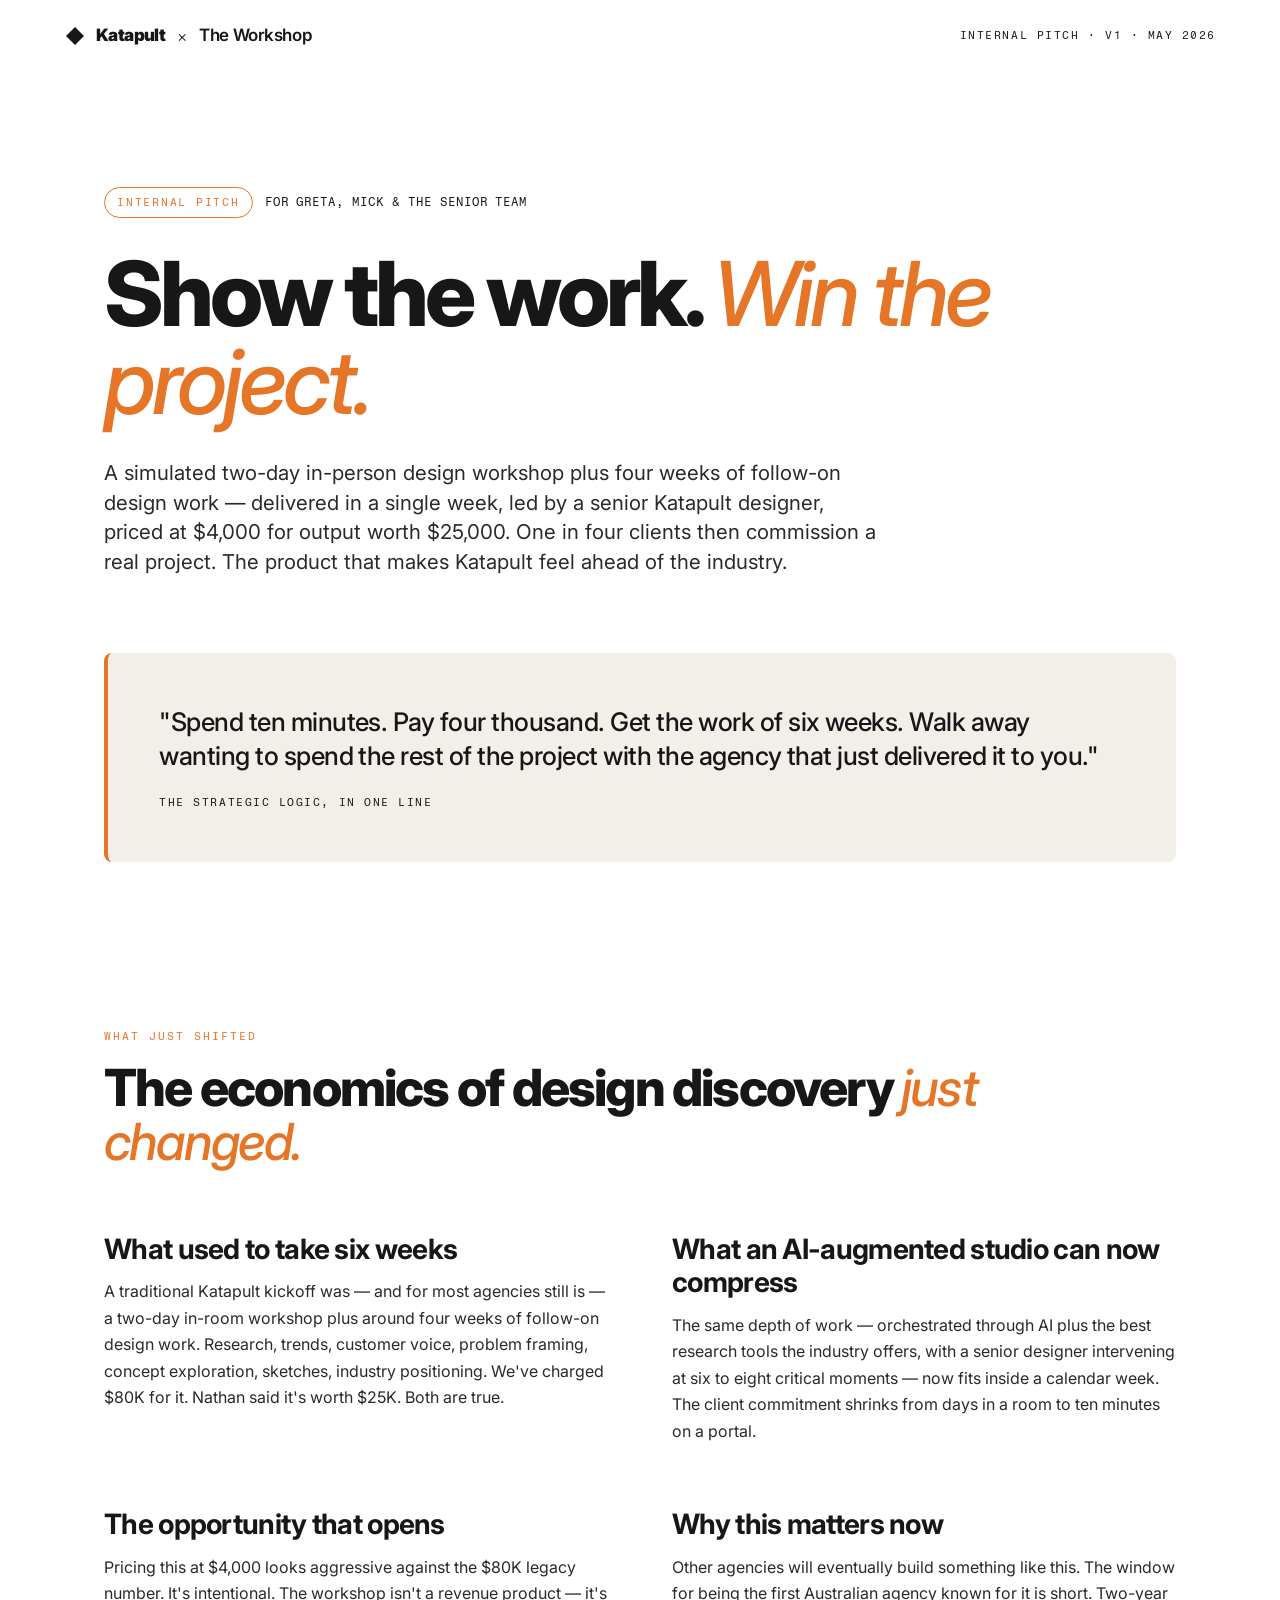
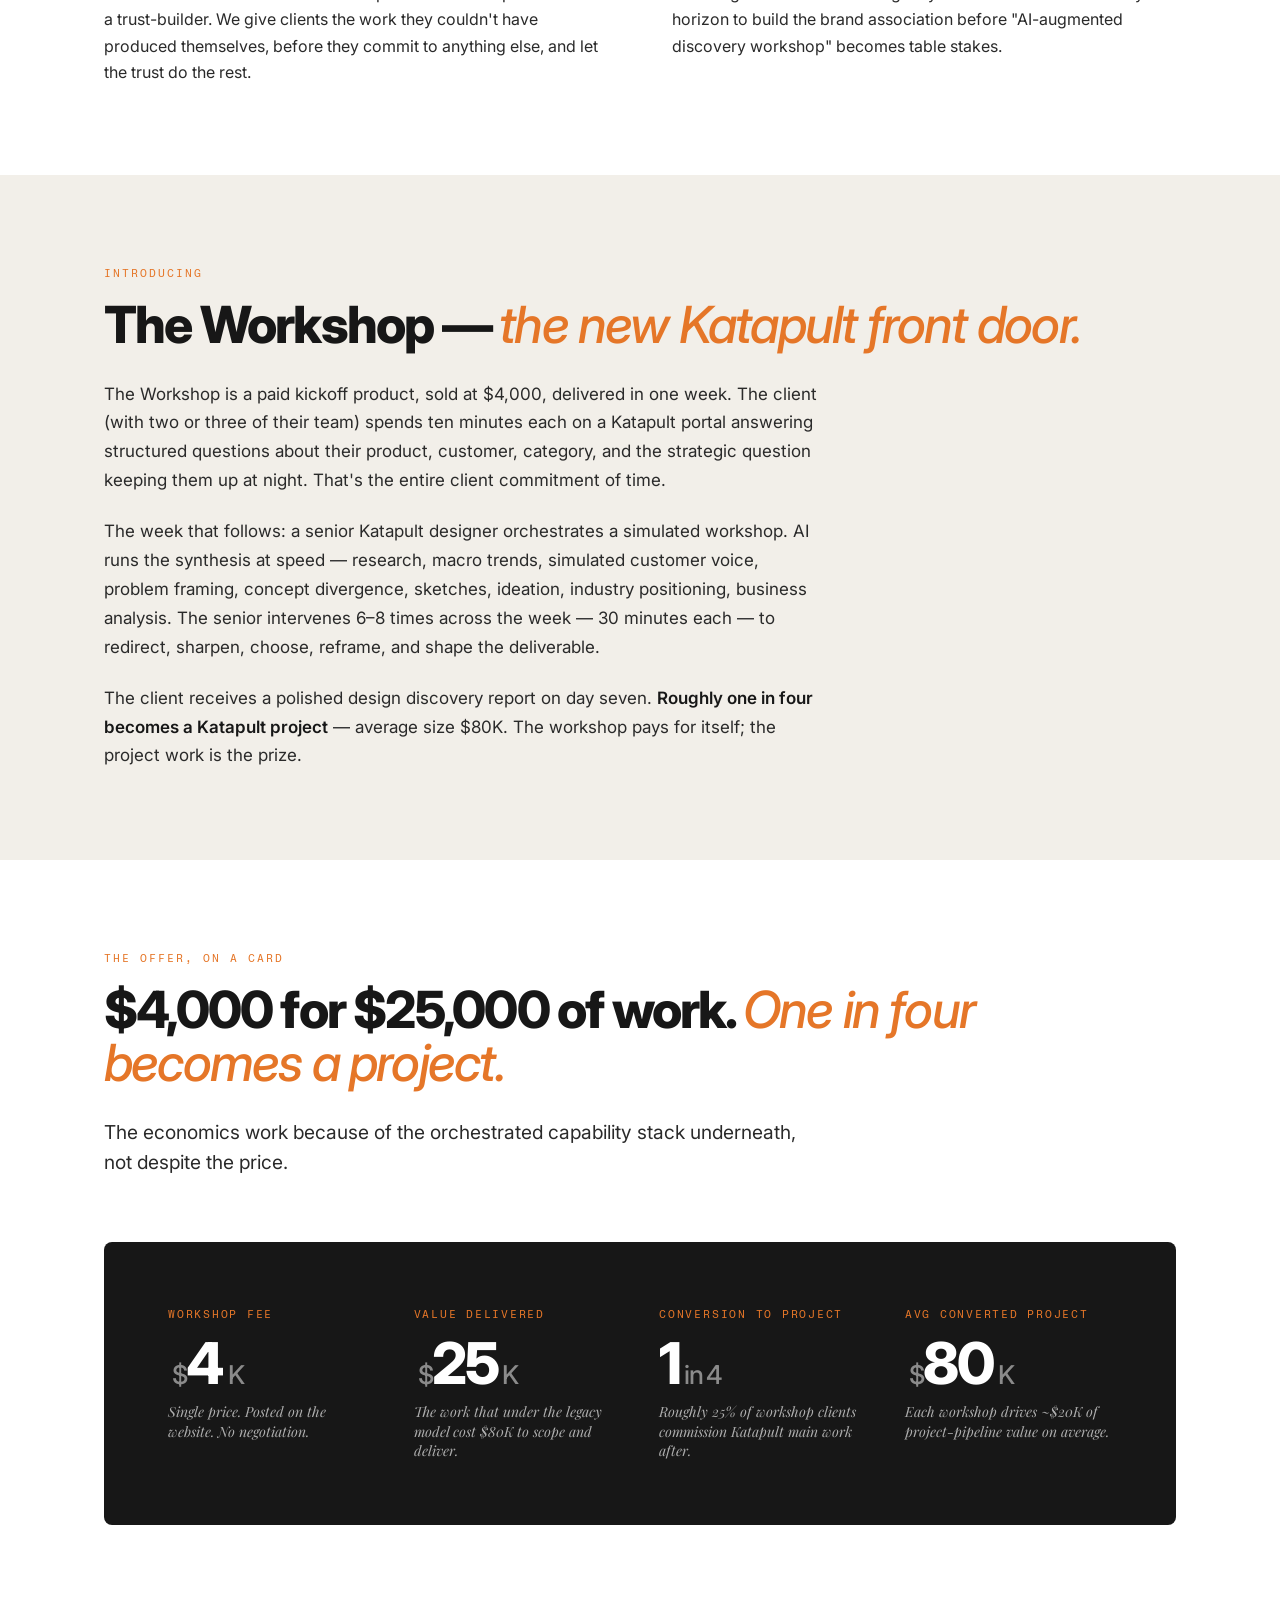
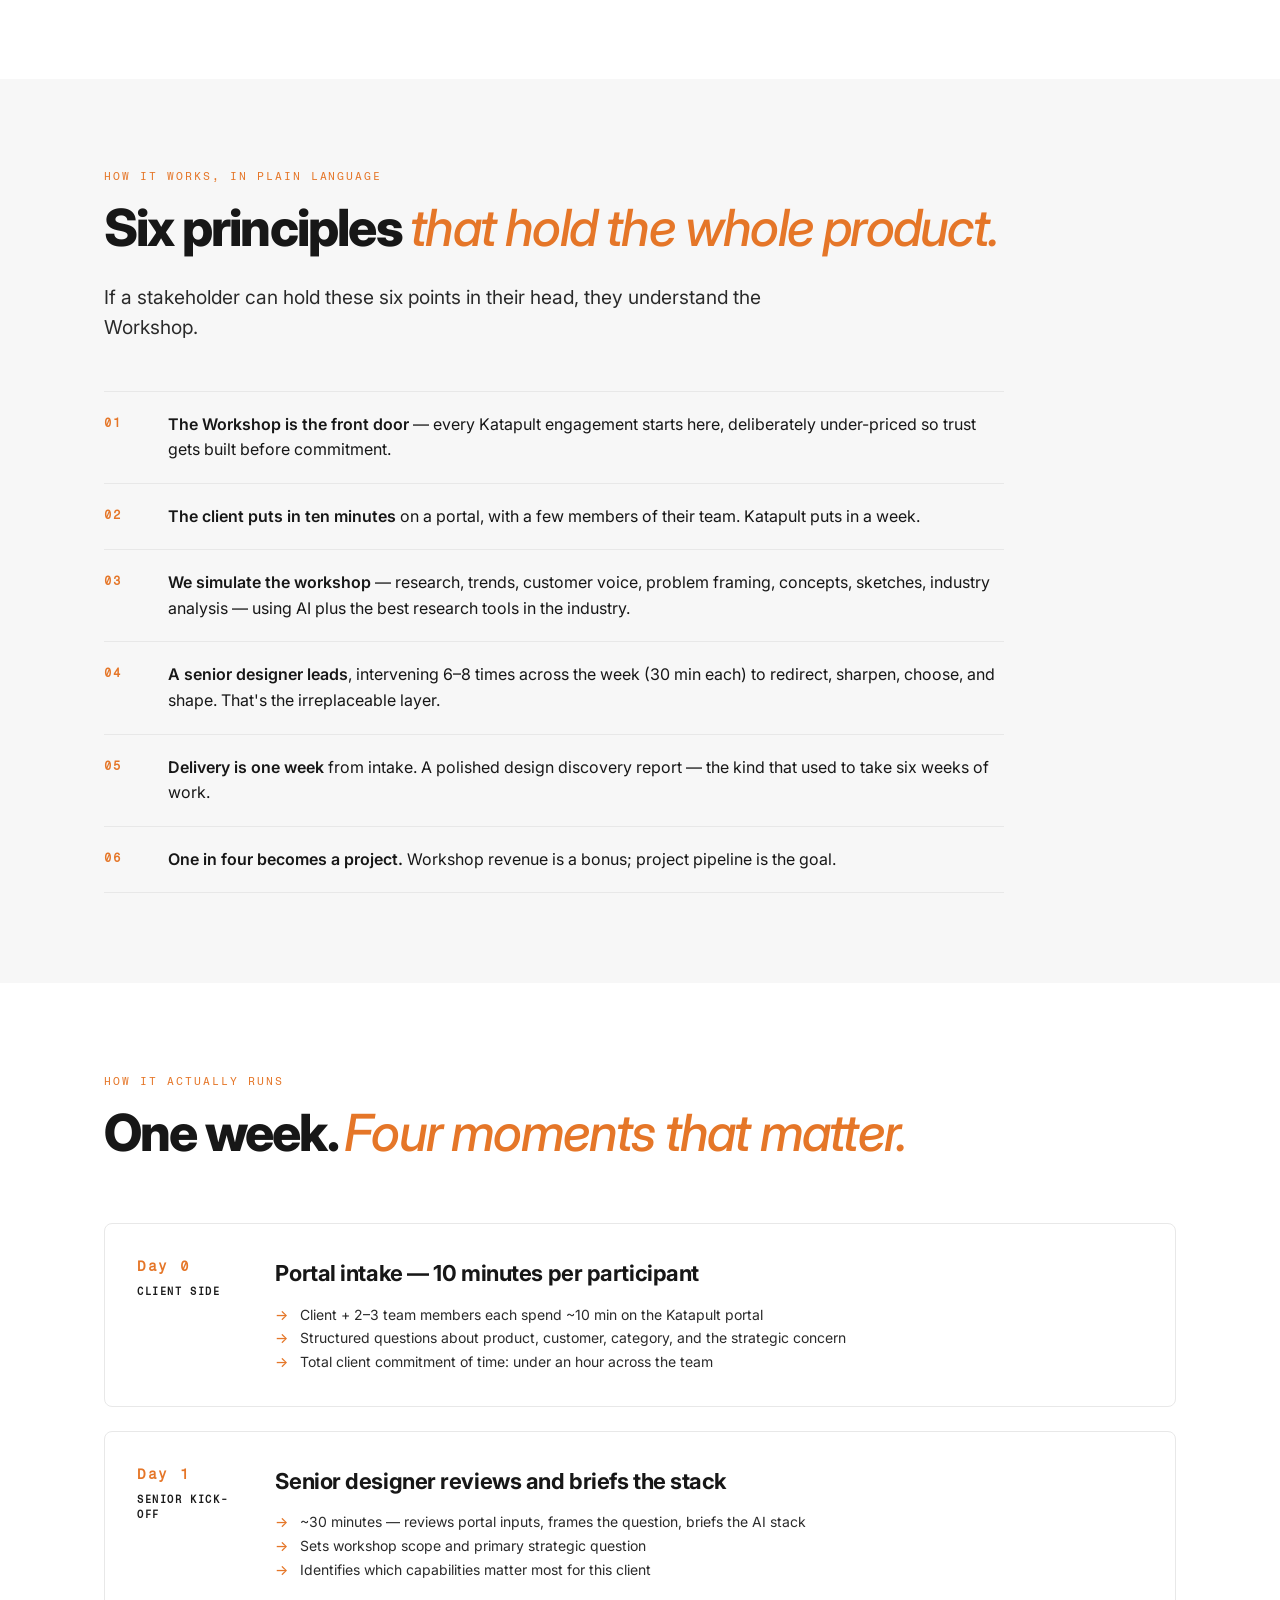
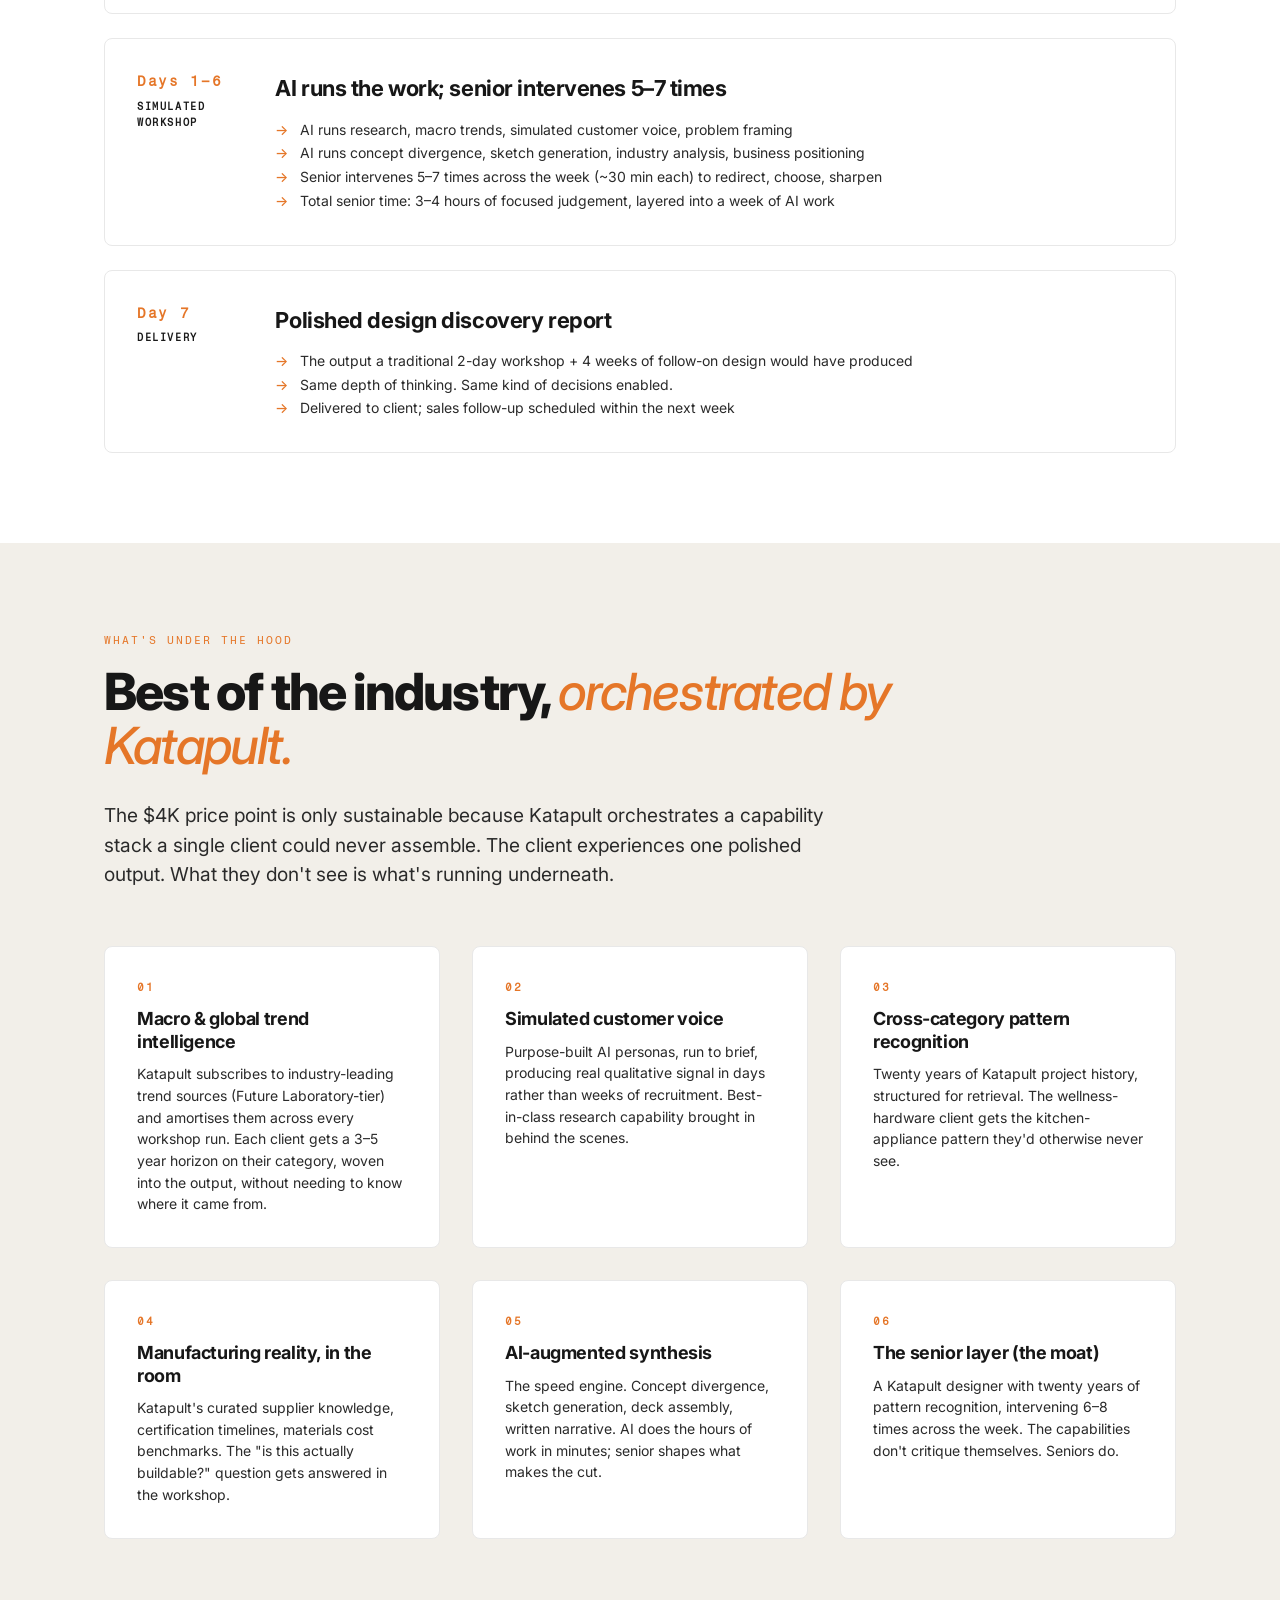
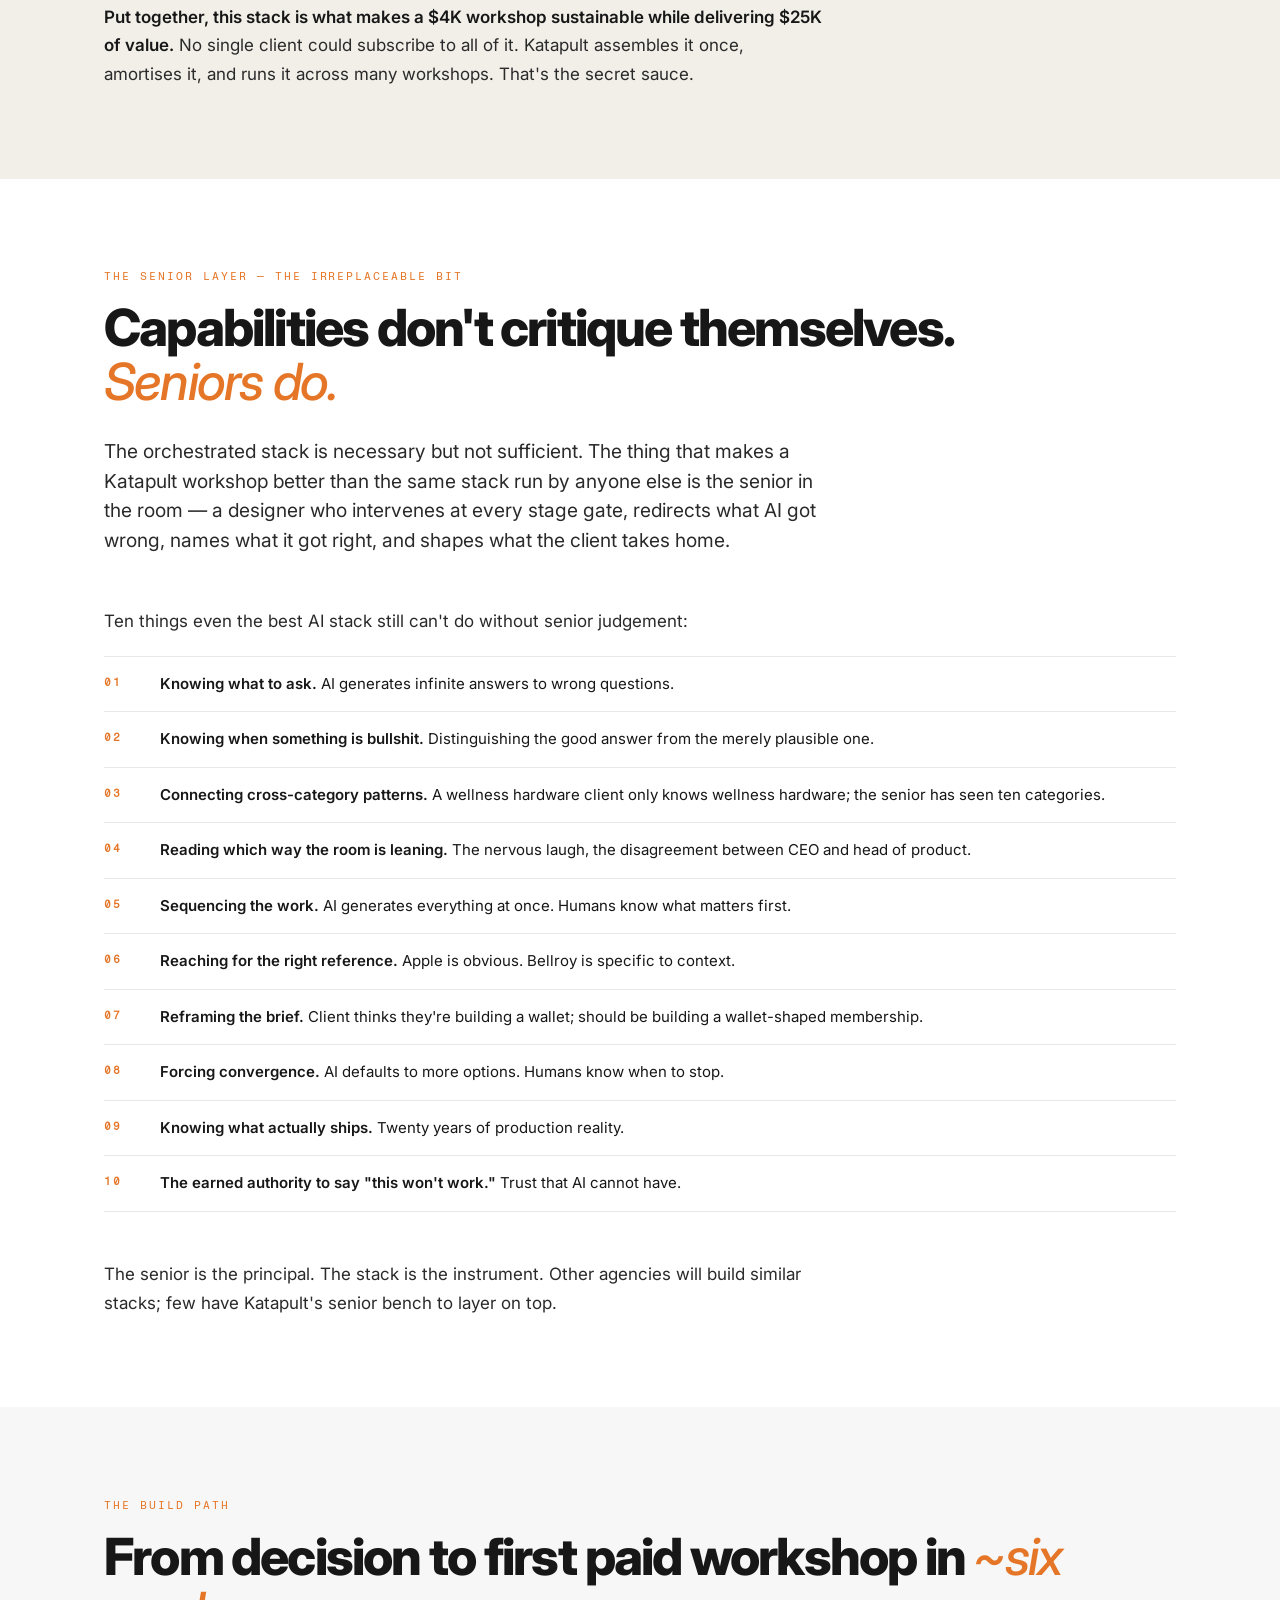
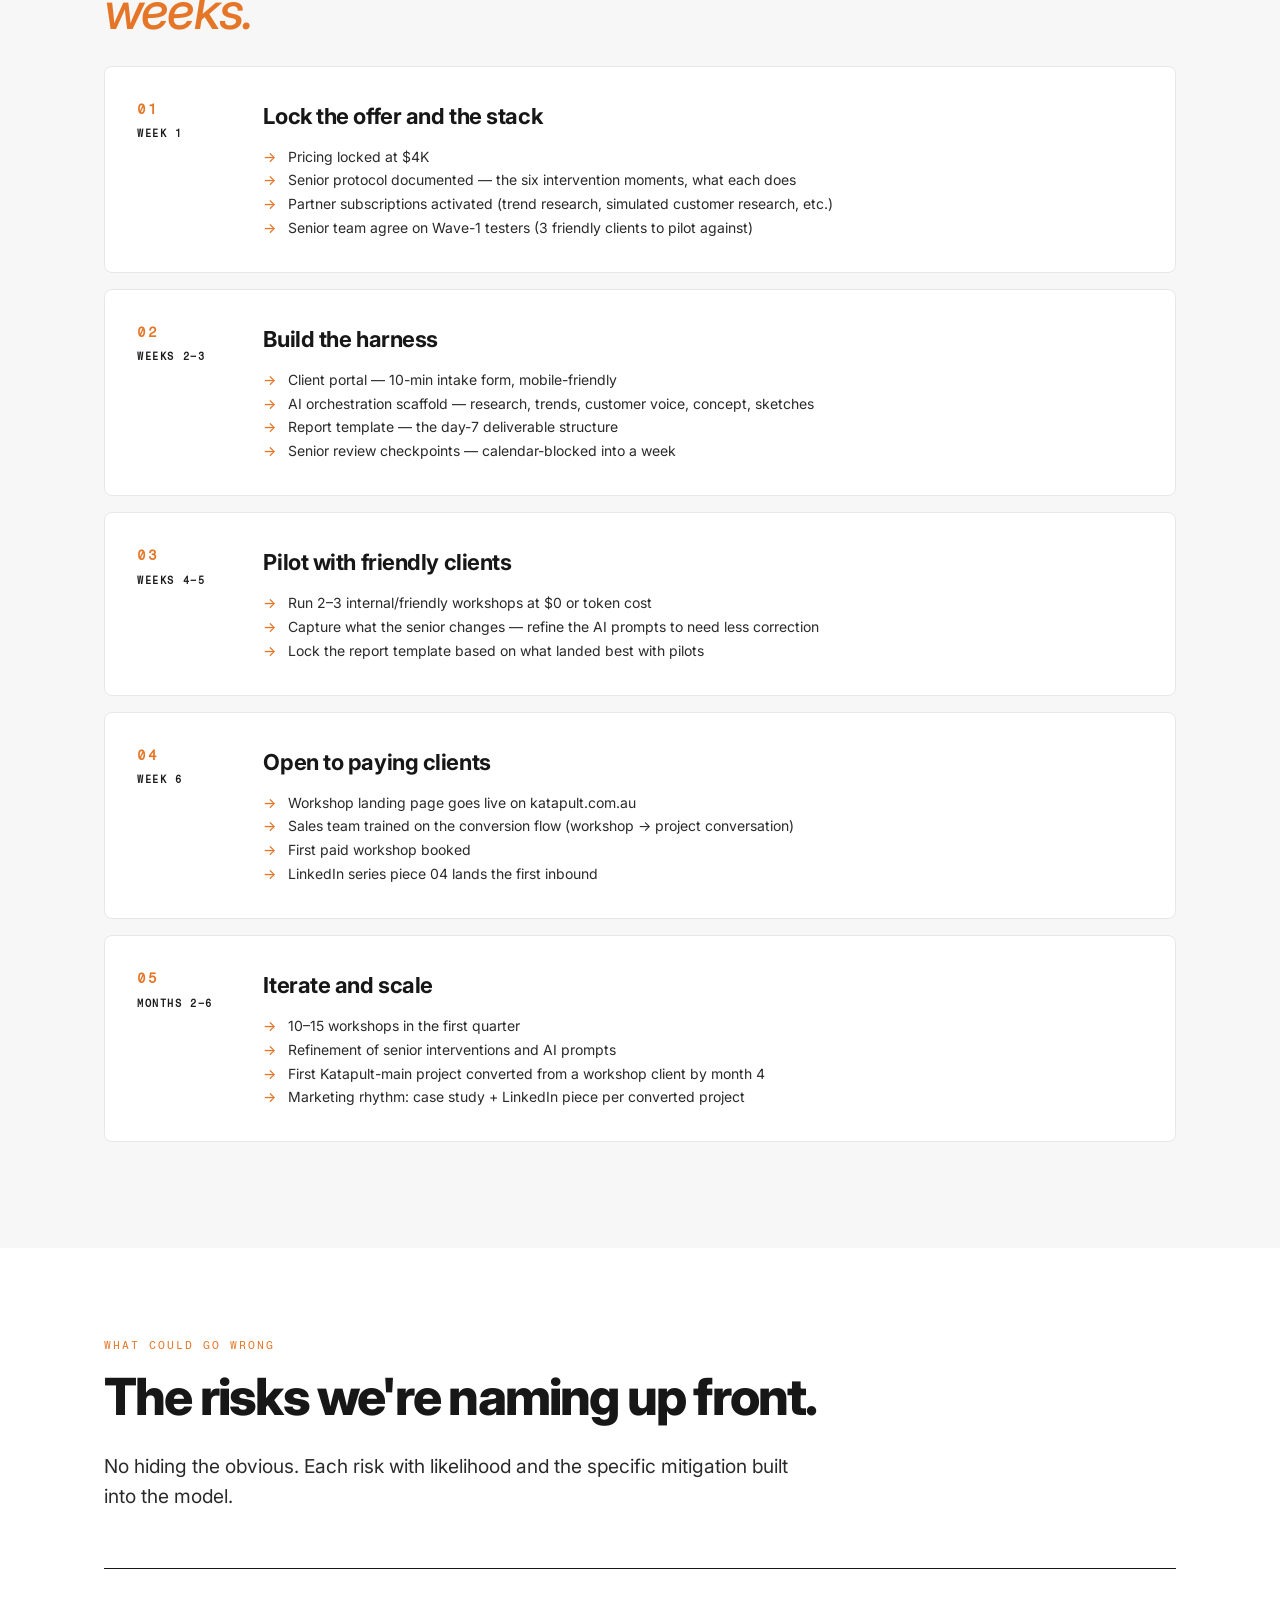
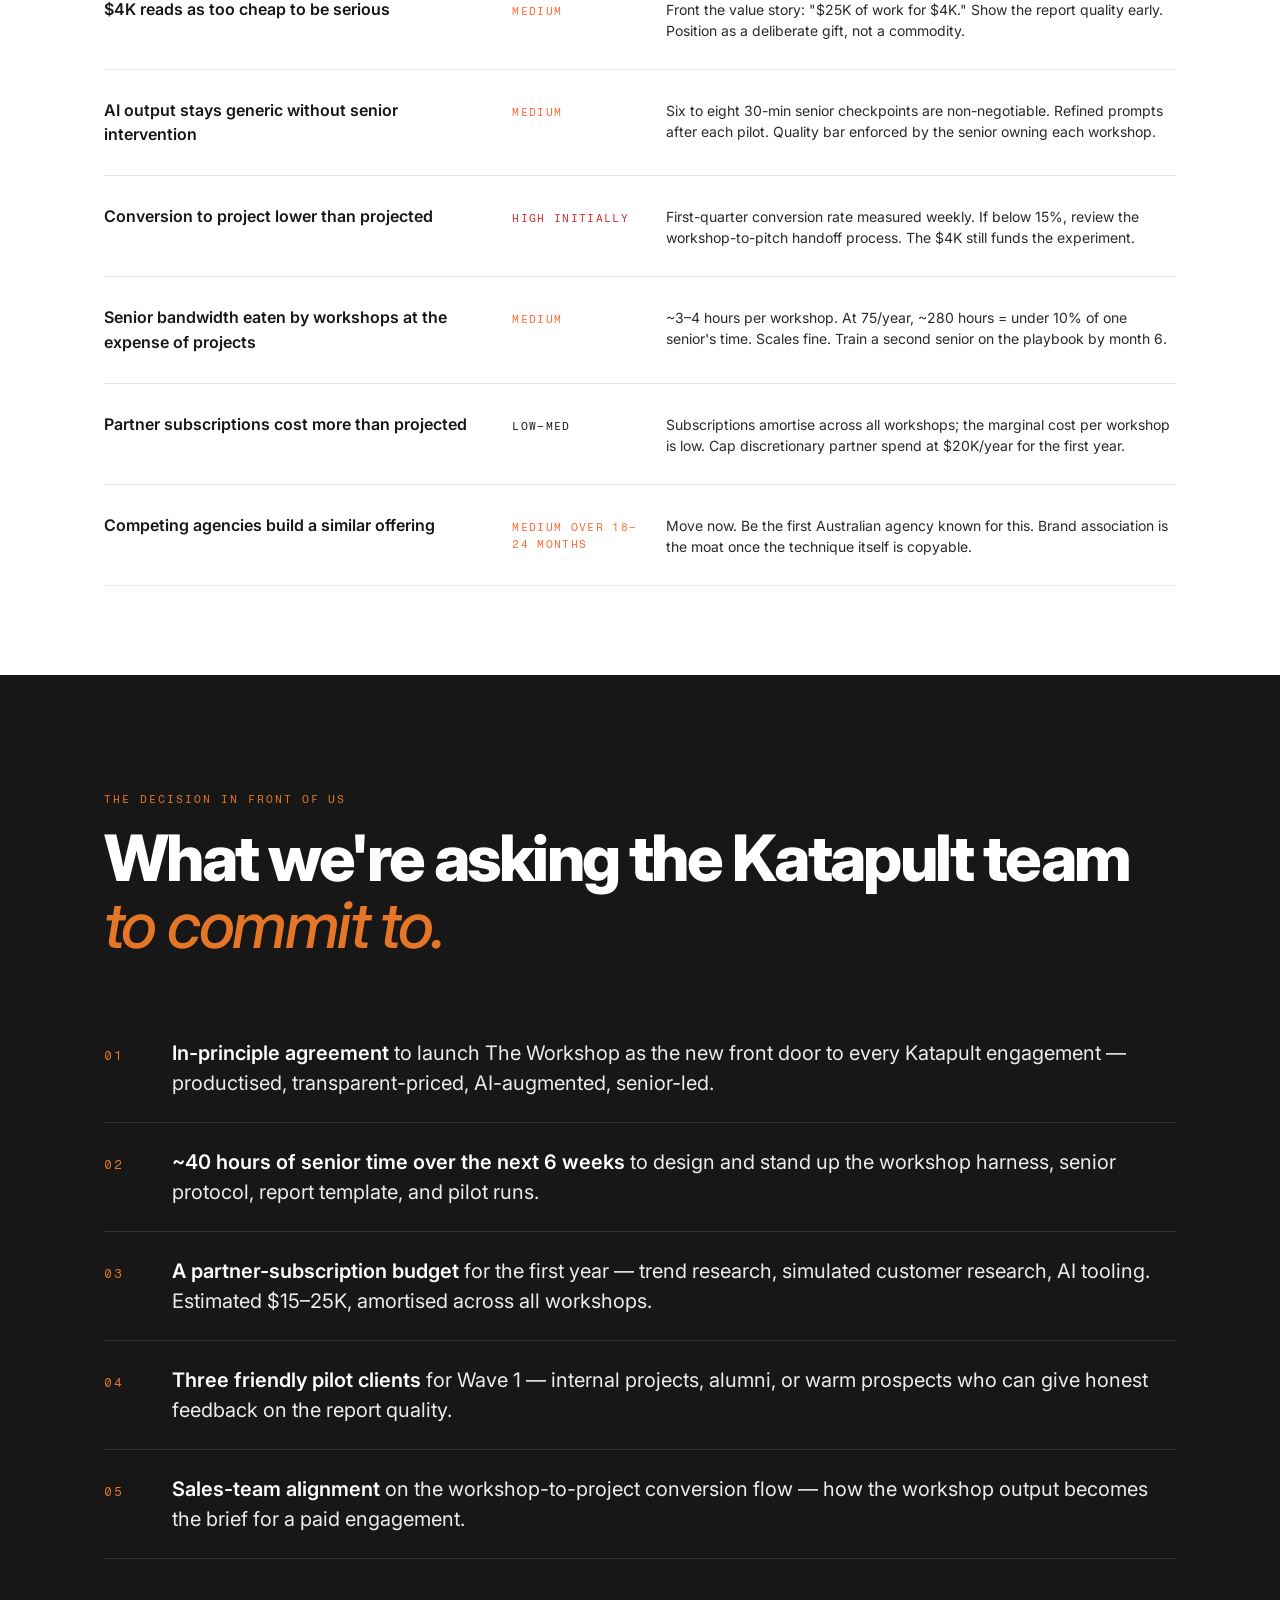
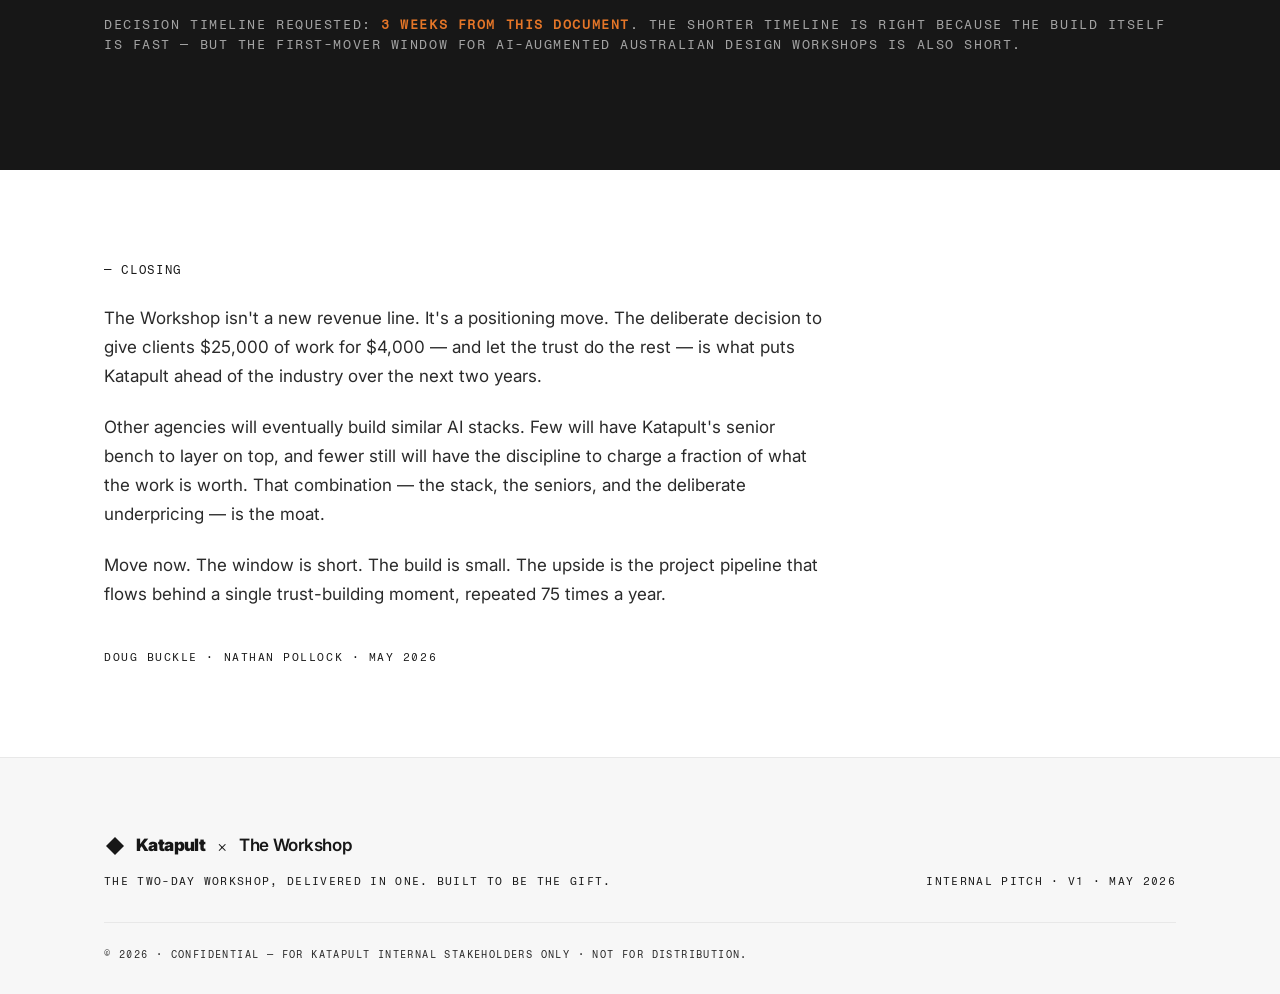
<file: nathan-dougbuckle-com/workshop/index.html>
<!doctype html>
<html lang="en">
<head>
<meta charset="utf-8" />
<meta name="viewport" content="width=device-width, initial-scale=1" />
<title>The Workshop — a flagship product for Katapult · Internal pitch</title>
<meta name="description" content="A simulated 2-day design workshop plus 4 weeks of follow-on, delivered in one week at $4K. The trust-builder that wins the project work." />
<meta name="robots" content="noindex, nofollow" />
<link rel="preconnect" href="https://fonts.googleapis.com">
<link rel="preconnect" href="https://fonts.gstatic.com" crossorigin>
<link href="https://fonts.googleapis.com/css2?family=Fragment+Mono&family=Inter:wght@300;400;500;600;700;800;900&family=Playfair+Display:ital,wght@0,400;0,500;1,400;1,500;1,600&display=swap" rel="stylesheet">
<style>
  :root {
    --ink: #171717;
    --paper: #FFFFFF;
    --surface: #F7F7F7;
    --surface-warm: #F2EFE9;
    --hairline: #E8E8E8;
    --secondary: #2A2A2A;
    --tertiary: #1A1A1A;
    --dark: #2A2A2A;
    --accent: #e57628;
    --warm: #FF6B35;
    --sans: 'Inter', -apple-system, BlinkMacSystemFont, 'Segoe UI', sans-serif;
    --mono: 'Fragment Mono', 'SF Mono', Menlo, monospace;
    --serif: 'Playfair Display', 'Iowan Old Style', 'Georgia', serif;
    --pad-x: clamp(24px, 5vw, 88px);
    --pad-y: clamp(48px, 7vw, 112px);
    --topbar-h: 72px;
  }

  *, *::before, *::after { box-sizing: border-box; margin: 0; padding: 0; }
  html { scroll-behavior: smooth; }
  html, body { background: var(--paper); color: var(--ink); font-family: var(--sans); -webkit-font-smoothing: antialiased; line-height: 1.55; }
  a { color: inherit; text-decoration: none; }
  img, svg { display: block; max-width: 100%; }
  ::selection { background: var(--accent); color: #fff; }

  /* Topbar */
  .topbar {
    position: fixed; top: 0; left: 0; right: 0;
    height: var(--topbar-h);
    padding: 0 var(--pad-x);
    display: flex; align-items: center; justify-content: space-between;
    z-index: 100;
    background: rgba(255, 255, 255, 0.9);
    backdrop-filter: saturate(180%) blur(14px);
    -webkit-backdrop-filter: saturate(180%) blur(14px);
    border-bottom: 1px solid transparent;
    transition: border-color 220ms ease;
  }
  .topbar.scrolled { border-bottom-color: var(--hairline); }
  .lockup { display: flex; align-items: center; gap: 10px; line-height: 1; }
  .lockup .mark { width: 22px; height: 22px; }
  .lockup .wordmark {
    font-family: var(--sans); font-weight: 900;
    font-size: 17px; letter-spacing: -0.035em; color: var(--ink);
  }
  .lockup .cross { font-family: var(--sans); font-weight: 300; font-size: 16px; color: var(--tertiary); margin: 0 2px; }
  .lockup .workshop {
    font-family: var(--sans); font-weight: 600;
    font-size: 17px; letter-spacing: -0.025em; color: var(--ink);
  }
  .topbar .meta {
    font-family: var(--mono);
    font-size: 11px; letter-spacing: 0.14em; text-transform: uppercase;
    color: var(--tertiary);
  }

  main { padding-top: var(--topbar-h); }
  .container { max-width: 1200px; margin: 0 auto; padding: 0 var(--pad-x); }
  .narrow { max-width: 760px; }
  section { padding: var(--pad-y) 0; }

  .eyebrow {
    font-family: var(--mono);
    font-size: 11px; letter-spacing: 0.18em; text-transform: uppercase;
    color: var(--accent); margin-bottom: 16px;
  }
  .section-title {
    font-size: clamp(32px, 4vw, 56px);
    font-weight: 800; letter-spacing: -0.035em;
    line-height: 1.05; margin-bottom: 28px; max-width: 980px;
  }
  .section-title em {
    font-style: italic; font-weight: 500; color: var(--accent);
  }
  .deck {
    font-size: clamp(17px, 1.5vw, 21px);
    color: var(--dark); line-height: 1.55; max-width: 720px; margin-bottom: 24px;
  }
  .prose { font-size: 17px; line-height: 1.7; color: var(--dark); max-width: 720px; }
  .prose p { margin-bottom: 1.3em; }
  .prose p:last-child { margin-bottom: 0; }
  .prose strong { color: var(--ink); font-weight: 600; }

  /* Principles list */
  ol.principles-deck {
    list-style: none; counter-reset: principle;
    padding-left: 0; margin: clamp(32px, 4vw, 48px) 0 0;
    max-width: 900px;
  }
  ol.principles-deck li {
    counter-increment: principle; position: relative;
    padding: 20px 0 20px 64px;
    border-top: 1px solid var(--hairline);
    font-size: clamp(16px, 1.25vw, 18px);
    line-height: 1.6; color: var(--ink);
  }
  ol.principles-deck li:last-child { border-bottom: 1px solid var(--hairline); }
  ol.principles-deck li::before {
    content: counter(principle, decimal-leading-zero);
    position: absolute; left: 0; top: 22px;
    font-family: var(--mono); font-size: 12px; letter-spacing: 0.14em;
    color: var(--accent); font-weight: 600;
  }
  ol.principles-deck li strong { color: var(--ink); font-weight: 600; }

  /* HERO */
  .hero { padding: clamp(56px, 9vw, 128px) 0 clamp(48px, 6vw, 88px); }
  .hero .breadcrumb {
    display: flex; align-items: center; gap: 12px; margin-bottom: 32px;
  }
  .tag {
    font-family: var(--mono); font-size: 11px; letter-spacing: 0.16em;
    text-transform: uppercase; color: var(--accent);
    padding: 6px 12px; border: 1px solid var(--accent); border-radius: 999px;
  }
  .hero .date {
    font-family: var(--mono); font-size: 12px; letter-spacing: 0.08em;
    color: var(--tertiary); text-transform: uppercase;
  }
  h1.headline {
    font-size: clamp(44px, 7vw, 92px);
    font-weight: 800; letter-spacing: -0.045em; line-height: 0.98;
    margin-bottom: 32px; max-width: 1080px;
  }
  h1.headline em {
    font-style: italic; font-weight: 500; color: var(--accent);
  }
  .hero-deck {
    font-size: clamp(18px, 1.6vw, 24px);
    color: var(--dark); max-width: 780px; font-weight: 400; line-height: 1.45;
  }

  .quote-block {
    margin-top: clamp(48px, 6vw, 80px);
    padding: clamp(32px, 4vw, 56px);
    background: var(--surface-warm);
    border-radius: 8px;
    border-left: 4px solid var(--accent);
  }
  .quote-block blockquote {
    font-size: clamp(20px, 2vw, 26px);
    font-weight: 500; letter-spacing: -0.02em; line-height: 1.35;
    color: var(--ink);
  }
  .quote-block .attribution {
    margin-top: 20px; font-family: var(--mono); font-size: 11px;
    letter-spacing: 0.14em; text-transform: uppercase; color: var(--tertiary);
  }

  .two-col {
    display: grid; grid-template-columns: 1fr 1fr;
    gap: clamp(32px, 5vw, 80px); margin-top: clamp(40px, 5vw, 64px);
  }
  @media (max-width: 880px) { .two-col { grid-template-columns: 1fr; } }
  .col h3 {
    font-size: clamp(22px, 2.2vw, 28px); font-weight: 700;
    letter-spacing: -0.025em; line-height: 1.2; margin-bottom: 12px;
  }
  .col p { font-size: 16px; color: var(--dark); line-height: 1.65; }

  /* Big offer card */
  .offer-band {
    background: var(--ink); color: #fff;
    border-radius: 8px;
    padding: clamp(40px, 5vw, 72px);
    margin: clamp(40px, 5vw, 64px) 0;
  }
  .offer-band .row {
    display: grid; grid-template-columns: repeat(4, 1fr);
    gap: clamp(20px, 3vw, 48px);
  }
  @media (max-width: 880px) { .offer-band .row { grid-template-columns: repeat(2, 1fr); } }
  .offer-band .cell .lbl {
    font-family: var(--mono); font-size: 11px; letter-spacing: 0.16em;
    text-transform: uppercase; color: var(--accent); margin-bottom: 12px;
  }
  .offer-band .cell .val {
    font-size: clamp(36px, 4.5vw, 60px);
    font-weight: 800; letter-spacing: -0.03em; line-height: 1;
  }
  .offer-band .cell .val .unit {
    font-size: 0.45em; font-weight: 500; color: rgba(255,255,255,0.5); margin-left: 4px;
  }
  .offer-band .cell .ctx {
    font-family: var(--serif); font-style: italic;
    color: rgba(255,255,255,0.65); font-size: 14px; margin-top: 10px; line-height: 1.4;
  }

  /* Phase / how it works strip */
  .phases {
    margin-top: clamp(40px, 5vw, 64px);
    display: flex; flex-direction: column;
    gap: clamp(16px, 2vw, 24px);
  }
  .phase {
    display: grid; grid-template-columns: 100px 1fr;
    gap: clamp(24px, 3vw, 40px);
    padding: clamp(24px, 3vw, 32px);
    background: var(--paper); border: 1px solid var(--hairline);
    border-radius: 8px;
    transition: border-color 220ms ease;
  }
  .phase:hover { border-color: var(--ink); }
  @media (max-width: 720px) {
    .phase { grid-template-columns: 1fr; gap: 12px; }
  }
  .phase .num {
    font-family: var(--mono); font-size: 14px; letter-spacing: 0.12em;
    color: var(--accent); font-weight: 600;
  }
  .phase .num .when {
    display: block; font-size: 10px; color: var(--tertiary);
    letter-spacing: 0.16em; text-transform: uppercase; margin-top: 6px;
  }
  .phase h3 {
    font-size: clamp(18px, 2vw, 22px); font-weight: 700;
    letter-spacing: -0.02em; margin-bottom: 12px;
  }
  .phase ul { list-style: none; font-size: 14px; color: var(--dark); line-height: 1.7; }
  .phase li::before {
    content: "→"; color: var(--accent); margin-right: 12px; font-weight: 500;
  }

  /* Capabilities list */
  .capabilities {
    margin-top: clamp(40px, 5vw, 56px);
    display: grid; grid-template-columns: repeat(auto-fill, minmax(280px, 1fr));
    gap: clamp(20px, 2.5vw, 32px);
  }
  .cap {
    background: var(--paper);
    border: 1px solid var(--hairline);
    border-radius: 8px;
    padding: clamp(24px, 2.5vw, 32px);
  }
  .cap .cap-num {
    font-family: var(--mono); font-size: 11px; letter-spacing: 0.16em;
    color: var(--accent); margin-bottom: 12px; font-weight: 600;
  }
  .cap h3 {
    font-size: 18px; font-weight: 700; letter-spacing: -0.02em;
    line-height: 1.25; margin-bottom: 10px;
  }
  .cap p { font-size: 14px; line-height: 1.55; color: var(--dark); }

  /* AI-cant-do list */
  .ai-cant {
    margin-top: clamp(32px, 4vw, 56px);
    padding: 0;
  }
  .ai-cant ol {
    list-style: none; counter-reset: cant;
    padding-left: 0;
  }
  .ai-cant ol li {
    counter-increment: cant; position: relative;
    padding: 16px 0 16px 56px;
    border-top: 1px solid var(--hairline);
    font-size: 15px; line-height: 1.5; color: var(--ink);
  }
  .ai-cant ol li:last-child { border-bottom: 1px solid var(--hairline); }
  .ai-cant ol li::before {
    content: counter(cant, decimal-leading-zero);
    position: absolute; left: 0; top: 18px;
    font-family: var(--mono); font-size: 11px; letter-spacing: 0.14em;
    color: var(--accent); font-weight: 600;
  }
  .ai-cant ol li strong { color: var(--ink); font-weight: 600; }

  /* Path */
  .path-phase {
    display: grid; grid-template-columns: 88px 1fr;
    gap: clamp(24px, 3vw, 40px);
    padding: clamp(24px, 3vw, 32px);
    background: var(--paper); border: 1px solid var(--hairline);
    border-radius: 8px;
    transition: border-color 220ms ease;
    margin-bottom: 16px;
  }
  .path-phase:hover { border-color: var(--ink); }
  @media (max-width: 720px) { .path-phase { grid-template-columns: 1fr; gap: 12px; } }
  .path-phase .num {
    font-family: var(--mono); font-size: 14px; letter-spacing: 0.12em;
    color: var(--accent); font-weight: 600;
  }
  .path-phase .num .weeks {
    display: block; font-size: 10px; color: var(--tertiary);
    letter-spacing: 0.16em; text-transform: uppercase; margin-top: 6px;
  }
  .path-phase h3 { font-size: clamp(18px, 2vw, 22px); font-weight: 700; letter-spacing: -0.02em; margin-bottom: 12px; }
  .path-phase ul { list-style: none; font-size: 14px; color: var(--dark); line-height: 1.7; }
  .path-phase li::before { content: "→"; color: var(--accent); margin-right: 12px; font-weight: 500; }

  /* Risks */
  .risks { margin-top: clamp(40px, 5vw, 56px); border-top: 1px solid var(--ink); }
  .risk-row {
    display: grid; grid-template-columns: 3fr 1fr 4fr;
    gap: clamp(16px, 2vw, 32px); padding: clamp(20px, 2.5vw, 28px) 0;
    border-bottom: 1px solid var(--hairline); align-items: baseline;
  }
  @media (max-width: 720px) { .risk-row { grid-template-columns: 1fr; gap: 8px; } }
  .risk-row .risk { font-weight: 600; color: var(--ink); font-size: 16px; }
  .risk-row .level {
    font-family: var(--mono); font-size: 11px; letter-spacing: 0.12em;
    text-transform: uppercase; color: var(--tertiary);
  }
  .risk-row .level.med { color: var(--warm); }
  .risk-row .level.high { color: #d63031; }
  .risk-row .mitigation { font-size: 14px; color: var(--dark); line-height: 1.5; }

  /* Ask */
  .ask {
    background: var(--ink); color: #fff;
    padding: clamp(72px, 9vw, 144px) 0;
  }
  .ask .eyebrow { color: var(--accent); }
  .ask h2 {
    font-size: clamp(36px, 5vw, 64px); font-weight: 800;
    letter-spacing: -0.04em; line-height: 1.05;
    margin-bottom: 32px; max-width: 1080px;
  }
  .ask h2 em { color: var(--accent); font-style: italic; font-weight: 500; }
  .ask .ask-list { list-style: none; margin-top: clamp(40px, 5vw, 56px); }
  .ask .ask-list li {
    padding: 24px 0; border-bottom: 1px solid rgba(255,255,255,0.12);
    font-size: clamp(17px, 1.6vw, 20px); line-height: 1.5;
    color: rgba(255,255,255,0.92);
    display: grid; grid-template-columns: 48px 1fr; gap: 20px; align-items: baseline;
  }
  .ask .ask-list .ord {
    font-family: var(--mono); font-size: 13px; color: var(--accent); letter-spacing: 0.12em;
  }
  .ask .ask-list strong { color: #fff; font-weight: 600; }
  .ask .timeline {
    margin-top: clamp(40px, 5vw, 56px);
    font-family: var(--mono); font-size: 13px; letter-spacing: 0.12em;
    text-transform: uppercase; color: rgba(255,255,255,0.6);
  }
  .ask .timeline strong { color: var(--accent); }

  /* Footer */
  footer {
    background: var(--surface);
    padding: clamp(48px, 6vw, 80px) 0 32px;
    border-top: 1px solid var(--hairline);
  }
  footer .row {
    display: flex; justify-content: space-between;
    align-items: flex-end; flex-wrap: wrap; gap: 24px;
  }
  footer .small {
    font-family: var(--mono); font-size: 11px; letter-spacing: 0.12em;
    text-transform: uppercase; color: var(--tertiary);
  }
  footer .legal {
    margin-top: 32px; padding-top: 24px;
    border-top: 1px solid var(--hairline);
    font-family: var(--mono); font-size: 10px; letter-spacing: 0.14em;
    text-transform: uppercase; color: var(--secondary);
  }
</style>
</head>
<body>

<div class="topbar" id="topbar">
  <a class="lockup" href="/">
    <svg class="mark" viewBox="0 0 22 22" xmlns="http://www.w3.org/2000/svg">
      <path d="M2 11 L11 2 L20 11 L11 20 Z" fill="#171717"/>
    </svg>
    <span class="wordmark">Katapult</span>
    <span class="cross">×</span>
    <span class="workshop">The Workshop</span>
  </a>
  <div class="meta">Internal pitch · v1 · May 2026</div>
</div>

<main>

  <!-- HERO -->
  <section class="hero">
    <div class="container">
      <div class="breadcrumb">
        <span class="tag">Internal pitch</span>
        <span class="date">For Greta, Mick &amp; the senior team</span>
      </div>
      <h1 class="headline">Show the work. <em>Win the project.</em></h1>
      <p class="hero-deck">A simulated two-day in-person design workshop plus four weeks of follow-on design work — delivered in a single week, led by a senior Katapult designer, priced at $4,000 for output worth $25,000. One in four clients then commission a real project. The product that makes Katapult feel ahead of the industry.</p>

      <div class="quote-block">
        <blockquote>"Spend ten minutes. Pay four thousand. Get the work of six weeks. Walk away wanting to spend the rest of the project with the agency that just delivered it to you."</blockquote>
        <div class="attribution">The strategic logic, in one line</div>
      </div>
    </div>
  </section>

  <!-- WHAT'S SHIFTED -->
  <section>
    <div class="container">
      <div class="eyebrow">What just shifted</div>
      <h2 class="section-title">The economics of design discovery <em>just changed.</em></h2>
      <div class="two-col">
        <div class="col">
          <h3>What used to take six weeks</h3>
          <p>A traditional Katapult kickoff was — and for most agencies still is — a two-day in-room workshop plus around four weeks of follow-on design work. Research, trends, customer voice, problem framing, concept exploration, sketches, industry positioning. We've charged $80K for it. Nathan said it's worth $25K. Both are true.</p>
        </div>
        <div class="col">
          <h3>What an AI-augmented studio can now compress</h3>
          <p>The same depth of work — orchestrated through AI plus the best research tools the industry offers, with a senior designer intervening at six to eight critical moments — now fits inside a calendar week. The client commitment shrinks from days in a room to ten minutes on a portal.</p>
        </div>
        <div class="col">
          <h3>The opportunity that opens</h3>
          <p>Pricing this at $4,000 looks aggressive against the $80K legacy number. It's intentional. The workshop isn't a revenue product — it's a trust-builder. We give clients the work they couldn't have produced themselves, before they commit to anything else, and let the trust do the rest.</p>
        </div>
        <div class="col">
          <h3>Why this matters now</h3>
          <p>Other agencies will eventually build something like this. The window for being the first Australian agency known for it is short. Two-year horizon to build the brand association before "AI-augmented discovery workshop" becomes table stakes.</p>
        </div>
      </div>
    </div>
  </section>

  <!-- INTRODUCING -->
  <section style="background: var(--surface-warm);">
    <div class="container">
      <div class="eyebrow">Introducing</div>
      <h2 class="section-title">The Workshop — <em>the new Katapult front door.</em></h2>
      <div class="prose">
        <p>The Workshop is a paid kickoff product, sold at $4,000, delivered in one week. The client (with two or three of their team) spends ten minutes each on a Katapult portal answering structured questions about their product, customer, category, and the strategic question keeping them up at night. That's the entire client commitment of time.</p>
        <p>The week that follows: a senior Katapult designer orchestrates a simulated workshop. AI runs the synthesis at speed — research, macro trends, simulated customer voice, problem framing, concept divergence, sketches, ideation, industry positioning, business analysis. The senior intervenes 6–8 times across the week — 30 minutes each — to redirect, sharpen, choose, reframe, and shape the deliverable.</p>
        <p>The client receives a polished design discovery report on day seven. <strong>Roughly one in four becomes a Katapult project</strong> — average size $80K. The workshop pays for itself; the project work is the prize.</p>
      </div>
    </div>
  </section>

  <!-- THE OFFER STRIP -->
  <section>
    <div class="container">
      <div class="eyebrow">The offer, on a card</div>
      <h2 class="section-title">$4,000 for $25,000 of work. <em>One in four becomes a project.</em></h2>
      <p class="deck">The economics work because of the orchestrated capability stack underneath, not despite the price.</p>

      <div class="offer-band">
        <div class="row">
          <div class="cell">
            <div class="lbl">Workshop fee</div>
            <div class="val"><span class="unit">$</span>4<span class="unit">K</span></div>
            <div class="ctx">Single price. Posted on the website. No negotiation.</div>
          </div>
          <div class="cell">
            <div class="lbl">Value delivered</div>
            <div class="val"><span class="unit">$</span>25<span class="unit">K</span></div>
            <div class="ctx">The work that under the legacy model cost $80K to scope and deliver.</div>
          </div>
          <div class="cell">
            <div class="lbl">Conversion to project</div>
            <div class="val">1<span class="unit">in 4</span></div>
            <div class="ctx">Roughly 25% of workshop clients commission Katapult main work after.</div>
          </div>
          <div class="cell">
            <div class="lbl">Avg converted project</div>
            <div class="val"><span class="unit">$</span>80<span class="unit">K</span></div>
            <div class="ctx">Each workshop drives ~$20K of project-pipeline value on average.</div>
          </div>
        </div>
      </div>
    </div>
  </section>

  <!-- HOW IT WORKS IN PLAIN LANGUAGE -->
  <section style="background: var(--surface);">
    <div class="container">
      <div class="eyebrow">How it works, in plain language</div>
      <h2 class="section-title">Six principles <em>that hold the whole product.</em></h2>
      <p class="deck">If a stakeholder can hold these six points in their head, they understand the Workshop.</p>

      <ol class="principles-deck">
        <li><strong>The Workshop is the front door</strong> — every Katapult engagement starts here, deliberately under-priced so trust gets built before commitment.</li>
        <li><strong>The client puts in ten minutes</strong> on a portal, with a few members of their team. Katapult puts in a week.</li>
        <li><strong>We simulate the workshop</strong> — research, trends, customer voice, problem framing, concepts, sketches, industry analysis — using AI plus the best research tools in the industry.</li>
        <li><strong>A senior designer leads</strong>, intervening 6–8 times across the week (30 min each) to redirect, sharpen, choose, and shape. That's the irreplaceable layer.</li>
        <li><strong>Delivery is one week</strong> from intake. A polished design discovery report — the kind that used to take six weeks of work.</li>
        <li><strong>One in four becomes a project.</strong> Workshop revenue is a bonus; project pipeline is the goal.</li>
      </ol>
    </div>
  </section>

  <!-- HOW IT ACTUALLY RUNS -->
  <section>
    <div class="container">
      <div class="eyebrow">How it actually runs</div>
      <h2 class="section-title">One week. <em>Four moments that matter.</em></h2>

      <div class="phases">
        <div class="phase">
          <div class="num">Day 0<span class="when">Client side</span></div>
          <div>
            <h3>Portal intake — 10 minutes per participant</h3>
            <ul>
              <li>Client + 2–3 team members each spend ~10 min on the Katapult portal</li>
              <li>Structured questions about product, customer, category, and the strategic concern</li>
              <li>Total client commitment of time: under an hour across the team</li>
            </ul>
          </div>
        </div>
        <div class="phase">
          <div class="num">Day 1<span class="when">Senior kick-off</span></div>
          <div>
            <h3>Senior designer reviews and briefs the stack</h3>
            <ul>
              <li>~30 minutes — reviews portal inputs, frames the question, briefs the AI stack</li>
              <li>Sets workshop scope and primary strategic question</li>
              <li>Identifies which capabilities matter most for this client</li>
            </ul>
          </div>
        </div>
        <div class="phase">
          <div class="num">Days 1–6<span class="when">Simulated workshop</span></div>
          <div>
            <h3>AI runs the work; senior intervenes 5–7 times</h3>
            <ul>
              <li>AI runs research, macro trends, simulated customer voice, problem framing</li>
              <li>AI runs concept divergence, sketch generation, industry analysis, business positioning</li>
              <li>Senior intervenes 5–7 times across the week (~30 min each) to redirect, choose, sharpen</li>
              <li>Total senior time: 3–4 hours of focused judgement, layered into a week of AI work</li>
            </ul>
          </div>
        </div>
        <div class="phase">
          <div class="num">Day 7<span class="when">Delivery</span></div>
          <div>
            <h3>Polished design discovery report</h3>
            <ul>
              <li>The output a traditional 2-day workshop + 4 weeks of follow-on design would have produced</li>
              <li>Same depth of thinking. Same kind of decisions enabled.</li>
              <li>Delivered to client; sales follow-up scheduled within the next week</li>
            </ul>
          </div>
        </div>
      </div>
    </div>
  </section>

  <!-- WHAT'S UNDER THE HOOD -->
  <section style="background: var(--surface-warm);">
    <div class="container">
      <div class="eyebrow">What's under the hood</div>
      <h2 class="section-title">Best of the industry, <em>orchestrated by Katapult.</em></h2>
      <p class="deck">The $4K price point is only sustainable because Katapult orchestrates a capability stack a single client could never assemble. The client experiences one polished output. What they don't see is what's running underneath.</p>

      <div class="capabilities">
        <div class="cap">
          <div class="cap-num">01</div>
          <h3>Macro &amp; global trend intelligence</h3>
          <p>Katapult subscribes to industry-leading trend sources (Future Laboratory-tier) and amortises them across every workshop run. Each client gets a 3–5 year horizon on their category, woven into the output, without needing to know where it came from.</p>
        </div>
        <div class="cap">
          <div class="cap-num">02</div>
          <h3>Simulated customer voice</h3>
          <p>Purpose-built AI personas, run to brief, producing real qualitative signal in days rather than weeks of recruitment. Best-in-class research capability brought in behind the scenes.</p>
        </div>
        <div class="cap">
          <div class="cap-num">03</div>
          <h3>Cross-category pattern recognition</h3>
          <p>Twenty years of Katapult project history, structured for retrieval. The wellness-hardware client gets the kitchen-appliance pattern they'd otherwise never see.</p>
        </div>
        <div class="cap">
          <div class="cap-num">04</div>
          <h3>Manufacturing reality, in the room</h3>
          <p>Katapult's curated supplier knowledge, certification timelines, materials cost benchmarks. The "is this actually buildable?" question gets answered in the workshop.</p>
        </div>
        <div class="cap">
          <div class="cap-num">05</div>
          <h3>AI-augmented synthesis</h3>
          <p>The speed engine. Concept divergence, sketch generation, deck assembly, written narrative. AI does the hours of work in minutes; senior shapes what makes the cut.</p>
        </div>
        <div class="cap">
          <div class="cap-num">06</div>
          <h3>The senior layer (the moat)</h3>
          <p>A Katapult designer with twenty years of pattern recognition, intervening 6–8 times across the week. The capabilities don't critique themselves. Seniors do.</p>
        </div>
      </div>

      <p class="prose" style="margin-top: clamp(40px, 5vw, 64px);"><strong>Put together, this stack is what makes a $4K workshop sustainable while delivering $25K of value.</strong> No single client could subscribe to all of it. Katapult assembles it once, amortises it, and runs it across many workshops. That's the secret sauce.</p>
    </div>
  </section>

  <!-- THE SENIOR LAYER DEEP DIVE -->
  <section>
    <div class="container">
      <div class="eyebrow">The senior layer — the irreplaceable bit</div>
      <h2 class="section-title">Capabilities don't critique themselves. <em>Seniors do.</em></h2>
      <p class="deck">The orchestrated stack is necessary but not sufficient. The thing that makes a Katapult workshop better than the same stack run by anyone else is the senior in the room — a designer who intervenes at every stage gate, redirects what AI got wrong, names what it got right, and shapes what the client takes home.</p>

      <div class="ai-cant">
        <p class="prose" style="margin-bottom: 20px;">Ten things even the best AI stack still can't do without senior judgement:</p>
        <ol>
          <li><strong>Knowing what to ask.</strong> AI generates infinite answers to wrong questions.</li>
          <li><strong>Knowing when something is bullshit.</strong> Distinguishing the good answer from the merely plausible one.</li>
          <li><strong>Connecting cross-category patterns.</strong> A wellness hardware client only knows wellness hardware; the senior has seen ten categories.</li>
          <li><strong>Reading which way the room is leaning.</strong> The nervous laugh, the disagreement between CEO and head of product.</li>
          <li><strong>Sequencing the work.</strong> AI generates everything at once. Humans know what matters first.</li>
          <li><strong>Reaching for the right reference.</strong> Apple is obvious. Bellroy is specific to context.</li>
          <li><strong>Reframing the brief.</strong> Client thinks they're building a wallet; should be building a wallet-shaped membership.</li>
          <li><strong>Forcing convergence.</strong> AI defaults to more options. Humans know when to stop.</li>
          <li><strong>Knowing what actually ships.</strong> Twenty years of production reality.</li>
          <li><strong>The earned authority to say "this won't work."</strong> Trust that AI cannot have.</li>
        </ol>
      </div>

      <p class="prose" style="margin-top: clamp(32px, 4vw, 48px);">The senior is the principal. The stack is the instrument. Other agencies will build similar stacks; few have Katapult's senior bench to layer on top.</p>
    </div>
  </section>

  <!-- THE BUILD PATH -->
  <section style="background: var(--surface);">
    <div class="container">
      <div class="eyebrow">The build path</div>
      <h2 class="section-title">From decision to first paid workshop in <em>~six weeks.</em></h2>

      <div class="path-phase">
        <div class="num">01<span class="weeks">Week 1</span></div>
        <div>
          <h3>Lock the offer and the stack</h3>
          <ul>
            <li>Pricing locked at $4K</li>
            <li>Senior protocol documented — the six intervention moments, what each does</li>
            <li>Partner subscriptions activated (trend research, simulated customer research, etc.)</li>
            <li>Senior team agree on Wave-1 testers (3 friendly clients to pilot against)</li>
          </ul>
        </div>
      </div>

      <div class="path-phase">
        <div class="num">02<span class="weeks">Weeks 2–3</span></div>
        <div>
          <h3>Build the harness</h3>
          <ul>
            <li>Client portal — 10-min intake form, mobile-friendly</li>
            <li>AI orchestration scaffold — research, trends, customer voice, concept, sketches</li>
            <li>Report template — the day-7 deliverable structure</li>
            <li>Senior review checkpoints — calendar-blocked into a week</li>
          </ul>
        </div>
      </div>

      <div class="path-phase">
        <div class="num">03<span class="weeks">Weeks 4–5</span></div>
        <div>
          <h3>Pilot with friendly clients</h3>
          <ul>
            <li>Run 2–3 internal/friendly workshops at $0 or token cost</li>
            <li>Capture what the senior changes — refine the AI prompts to need less correction</li>
            <li>Lock the report template based on what landed best with pilots</li>
          </ul>
        </div>
      </div>

      <div class="path-phase">
        <div class="num">04<span class="weeks">Week 6</span></div>
        <div>
          <h3>Open to paying clients</h3>
          <ul>
            <li>Workshop landing page goes live on katapult.com.au</li>
            <li>Sales team trained on the conversion flow (workshop → project conversation)</li>
            <li>First paid workshop booked</li>
            <li>LinkedIn series piece 04 lands the first inbound</li>
          </ul>
        </div>
      </div>

      <div class="path-phase">
        <div class="num">05<span class="weeks">Months 2–6</span></div>
        <div>
          <h3>Iterate and scale</h3>
          <ul>
            <li>10–15 workshops in the first quarter</li>
            <li>Refinement of senior interventions and AI prompts</li>
            <li>First Katapult-main project converted from a workshop client by month 4</li>
            <li>Marketing rhythm: case study + LinkedIn piece per converted project</li>
          </ul>
        </div>
      </div>
    </div>
  </section>

  <!-- RISKS -->
  <section>
    <div class="container">
      <div class="eyebrow">What could go wrong</div>
      <h2 class="section-title">The risks we're naming up front.</h2>
      <p class="deck">No hiding the obvious. Each risk with likelihood and the specific mitigation built into the model.</p>

      <div class="risks">
        <div class="risk-row">
          <div class="risk">$4K reads as too cheap to be serious</div>
          <div class="level med">Medium</div>
          <div class="mitigation">Front the value story: "$25K of work for $4K." Show the report quality early. Position as a deliberate gift, not a commodity.</div>
        </div>
        <div class="risk-row">
          <div class="risk">AI output stays generic without senior intervention</div>
          <div class="level med">Medium</div>
          <div class="mitigation">Six to eight 30-min senior checkpoints are non-negotiable. Refined prompts after each pilot. Quality bar enforced by the senior owning each workshop.</div>
        </div>
        <div class="risk-row">
          <div class="risk">Conversion to project lower than projected</div>
          <div class="level high">High initially</div>
          <div class="mitigation">First-quarter conversion rate measured weekly. If below 15%, review the workshop-to-pitch handoff process. The $4K still funds the experiment.</div>
        </div>
        <div class="risk-row">
          <div class="risk">Senior bandwidth eaten by workshops at the expense of projects</div>
          <div class="level med">Medium</div>
          <div class="mitigation">~3–4 hours per workshop. At 75/year, ~280 hours = under 10% of one senior's time. Scales fine. Train a second senior on the playbook by month 6.</div>
        </div>
        <div class="risk-row">
          <div class="risk">Partner subscriptions cost more than projected</div>
          <div class="level">Low–Med</div>
          <div class="mitigation">Subscriptions amortise across all workshops; the marginal cost per workshop is low. Cap discretionary partner spend at $20K/year for the first year.</div>
        </div>
        <div class="risk-row">
          <div class="risk">Competing agencies build a similar offering</div>
          <div class="level med">Medium over 18–24 months</div>
          <div class="mitigation">Move now. Be the first Australian agency known for this. Brand association is the moat once the technique itself is copyable.</div>
        </div>
      </div>
    </div>
  </section>

  <!-- THE ASK -->
  <section class="ask">
    <div class="container">
      <div class="eyebrow">The decision in front of us</div>
      <h2>What we're asking the Katapult team <em>to commit to.</em></h2>
      <ol class="ask-list">
        <li>
          <span class="ord">01</span>
          <span><strong>In-principle agreement</strong> to launch The Workshop as the new front door to every Katapult engagement — productised, transparent-priced, AI-augmented, senior-led.</span>
        </li>
        <li>
          <span class="ord">02</span>
          <span><strong>~40 hours of senior time over the next 6 weeks</strong> to design and stand up the workshop harness, senior protocol, report template, and pilot runs.</span>
        </li>
        <li>
          <span class="ord">03</span>
          <span><strong>A partner-subscription budget</strong> for the first year — trend research, simulated customer research, AI tooling. Estimated $15–25K, amortised across all workshops.</span>
        </li>
        <li>
          <span class="ord">04</span>
          <span><strong>Three friendly pilot clients</strong> for Wave 1 — internal projects, alumni, or warm prospects who can give honest feedback on the report quality.</span>
        </li>
        <li>
          <span class="ord">05</span>
          <span><strong>Sales-team alignment</strong> on the workshop-to-project conversion flow — how the workshop output becomes the brief for a paid engagement.</span>
        </li>
      </ol>

      <div class="timeline">Decision timeline requested: <strong>3 weeks from this document</strong>. The shorter timeline is right because the build itself is fast — but the first-mover window for AI-augmented Australian design workshops is also short.</div>
    </div>
  </section>

  <!-- CLOSING -->
  <section>
    <div class="container">
      <div class="prose">
        <p style="font-family: var(--mono); font-size: 12px; letter-spacing: 0.14em; text-transform: uppercase; color: var(--tertiary); margin-bottom: 24px;">— Closing</p>
        <p>The Workshop isn't a new revenue line. It's a positioning move. The deliberate decision to give clients $25,000 of work for $4,000 — and let the trust do the rest — is what puts Katapult ahead of the industry over the next two years.</p>
        <p>Other agencies will eventually build similar AI stacks. Few will have Katapult's senior bench to layer on top, and fewer still will have the discipline to charge a fraction of what the work is worth. That combination — the stack, the seniors, and the deliberate underpricing — is the moat.</p>
        <p>Move now. The window is short. The build is small. The upside is the project pipeline that flows behind a single trust-building moment, repeated 75 times a year.</p>
        <p style="margin-top: 40px; font-family: var(--mono); font-size: 11px; letter-spacing: 0.14em; text-transform: uppercase; color: var(--tertiary);">Doug Buckle · Nathan Pollock · May 2026</p>
      </div>
    </div>
  </section>

</main>

<footer>
  <div class="container">
    <div class="row">
      <div>
        <div class="lockup" style="margin-bottom:16px;">
          <svg class="mark" viewBox="0 0 22 22" xmlns="http://www.w3.org/2000/svg">
            <path d="M2 11 L11 2 L20 11 L11 20 Z" fill="#171717"/>
          </svg>
          <span class="wordmark">Katapult</span>
          <span class="cross">×</span>
          <span class="workshop">The Workshop</span>
        </div>
        <div class="small">The two-day workshop, delivered in one. Built to be the gift.</div>
      </div>
      <div class="small" style="text-align:right;">
        <div>Internal pitch · v1 · May 2026</div>
      </div>
    </div>
    <div class="legal">© 2026 · Confidential — for Katapult internal stakeholders only · Not for distribution.</div>
  </div>
</footer>

<script>
  const bar = document.getElementById('topbar');
  const onScroll = () => {
    if (window.scrollY > 12) bar.classList.add('scrolled');
    else bar.classList.remove('scrolled');
  };
  window.addEventListener('scroll', onScroll, { passive: true });
  onScroll();
</script>

</body>
</html>
</file>
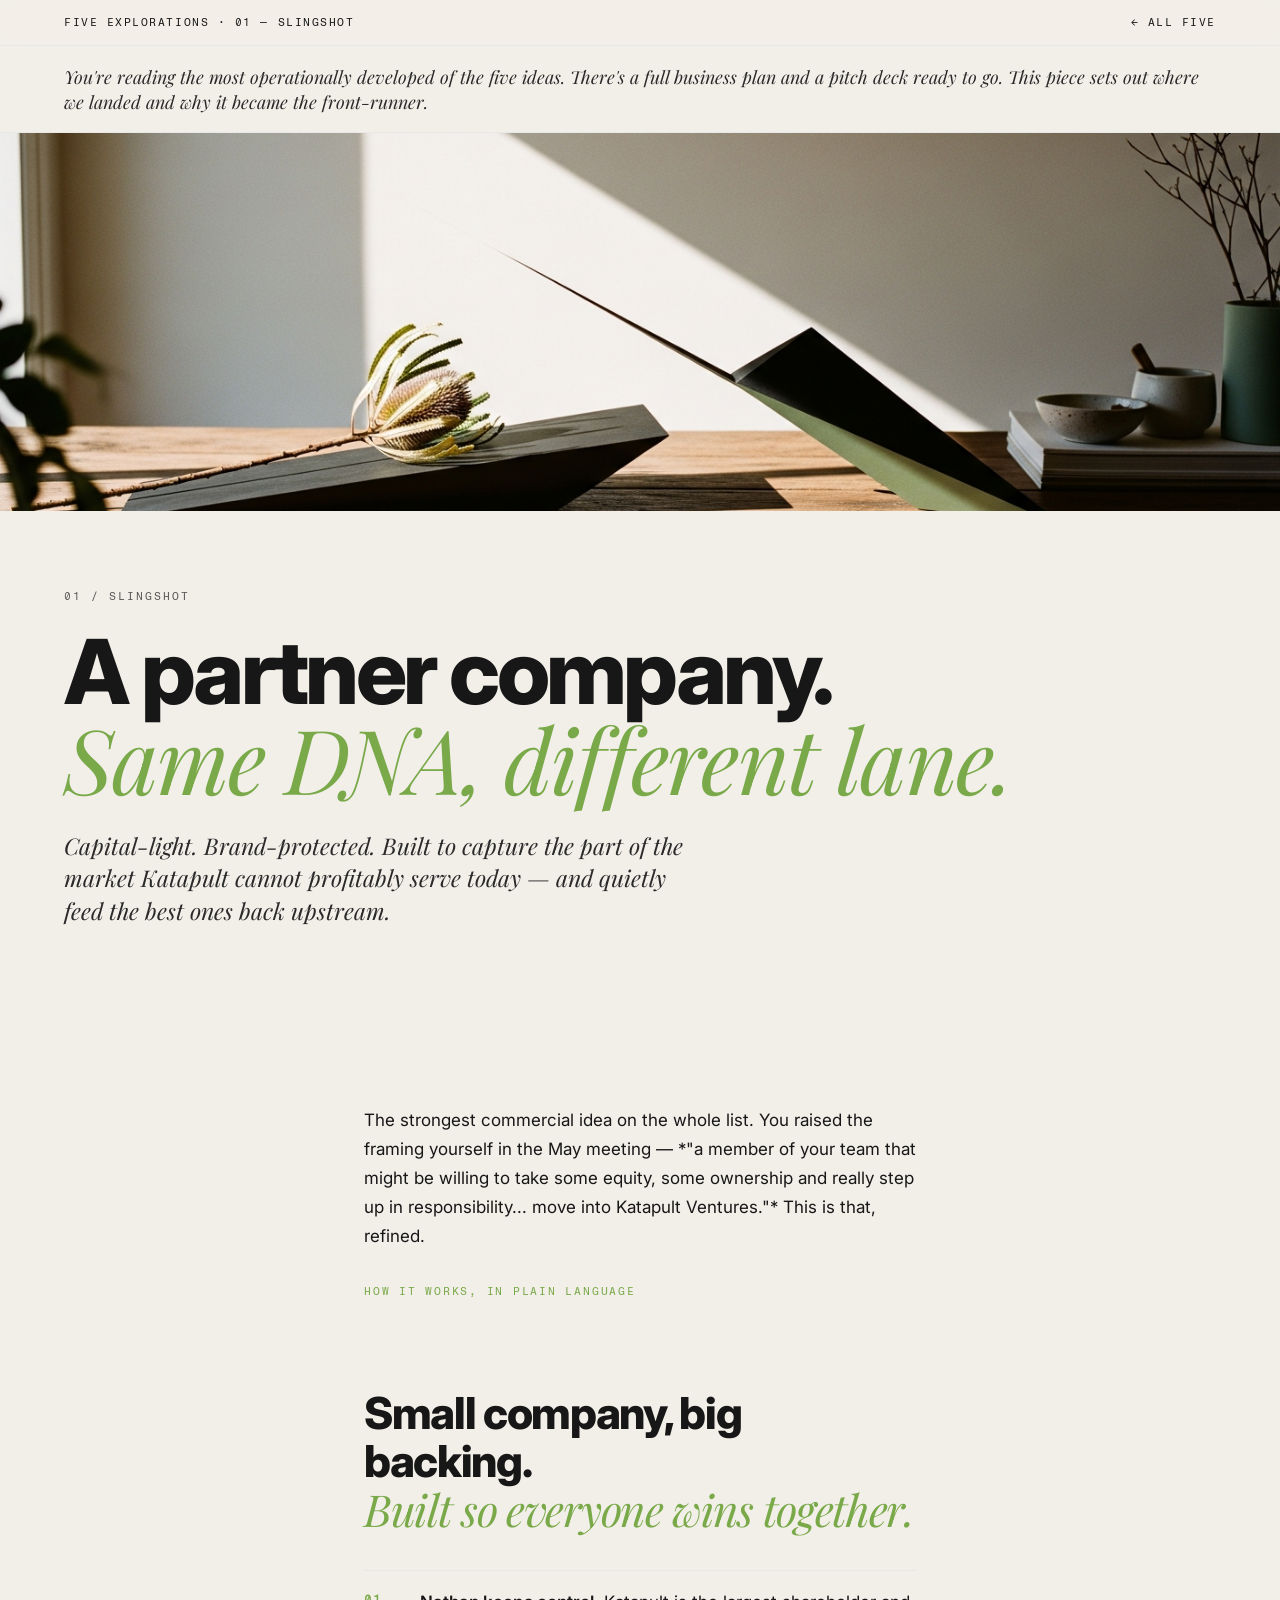
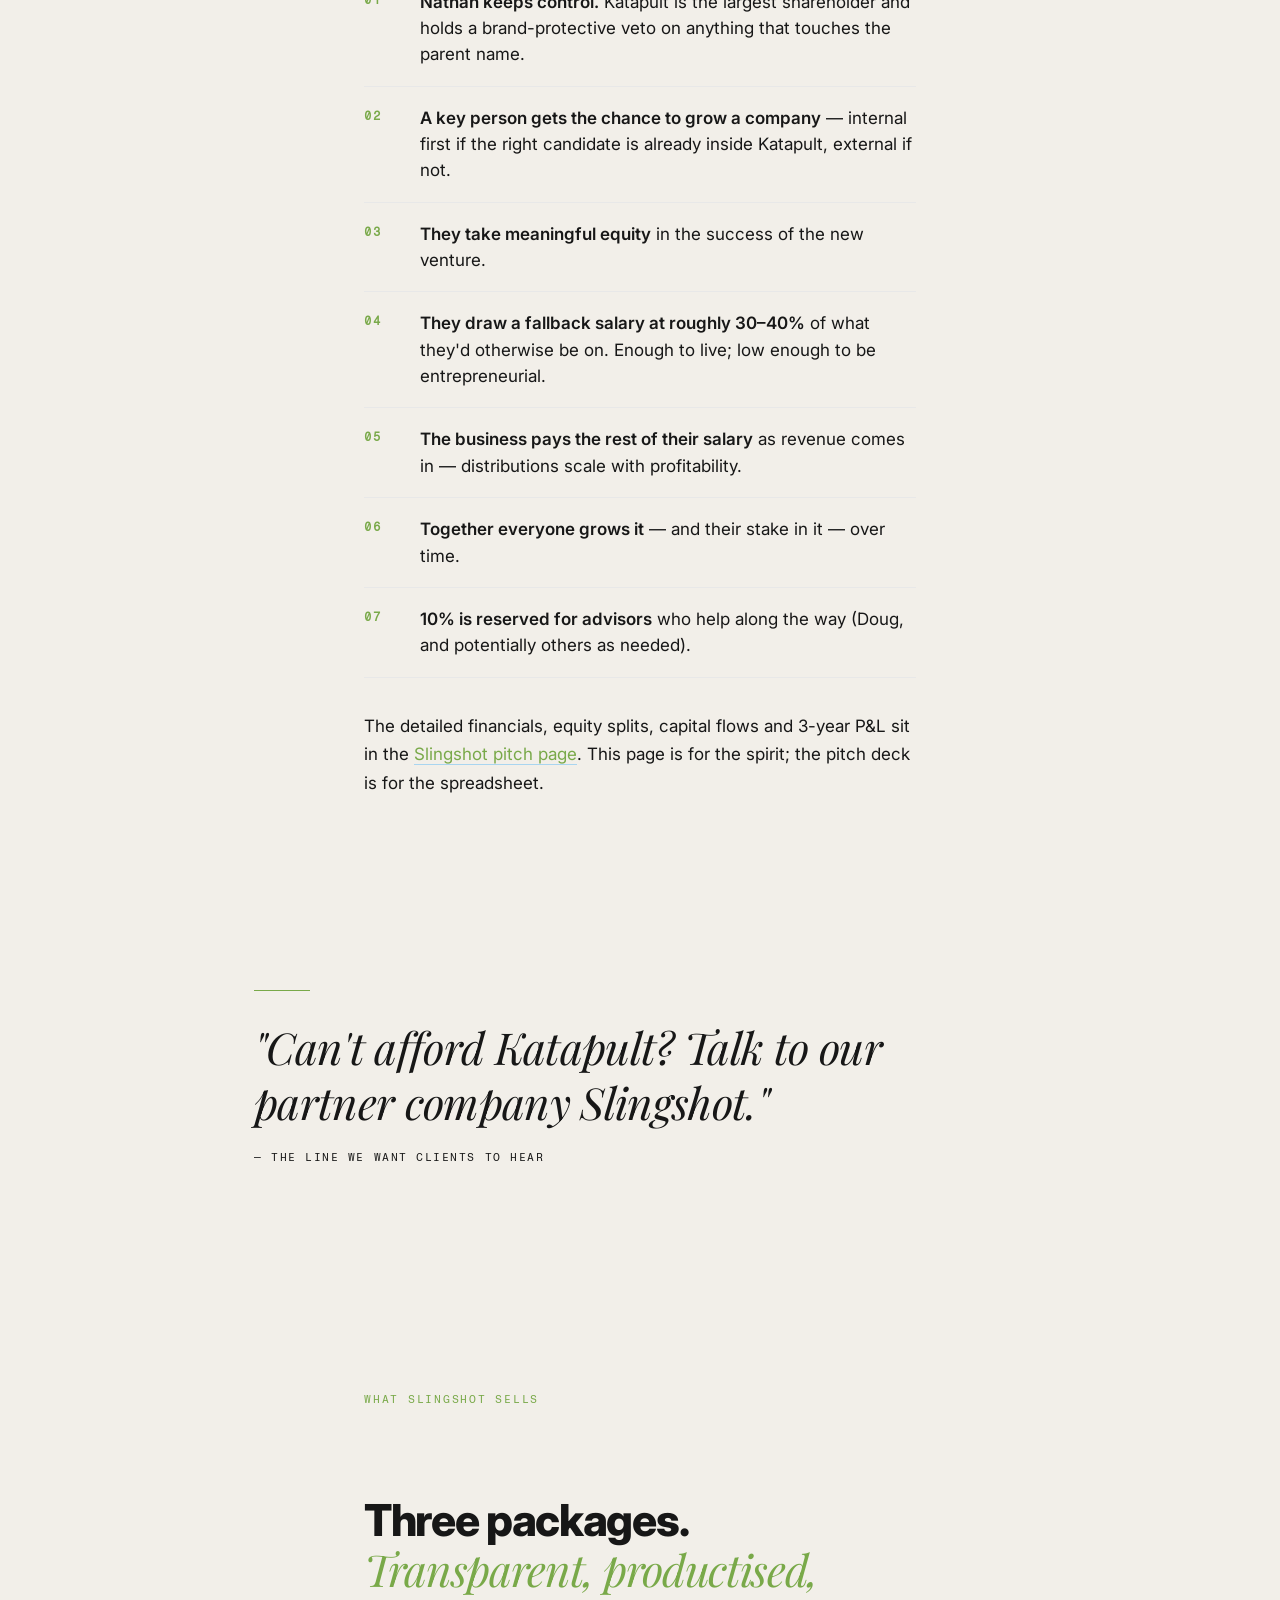
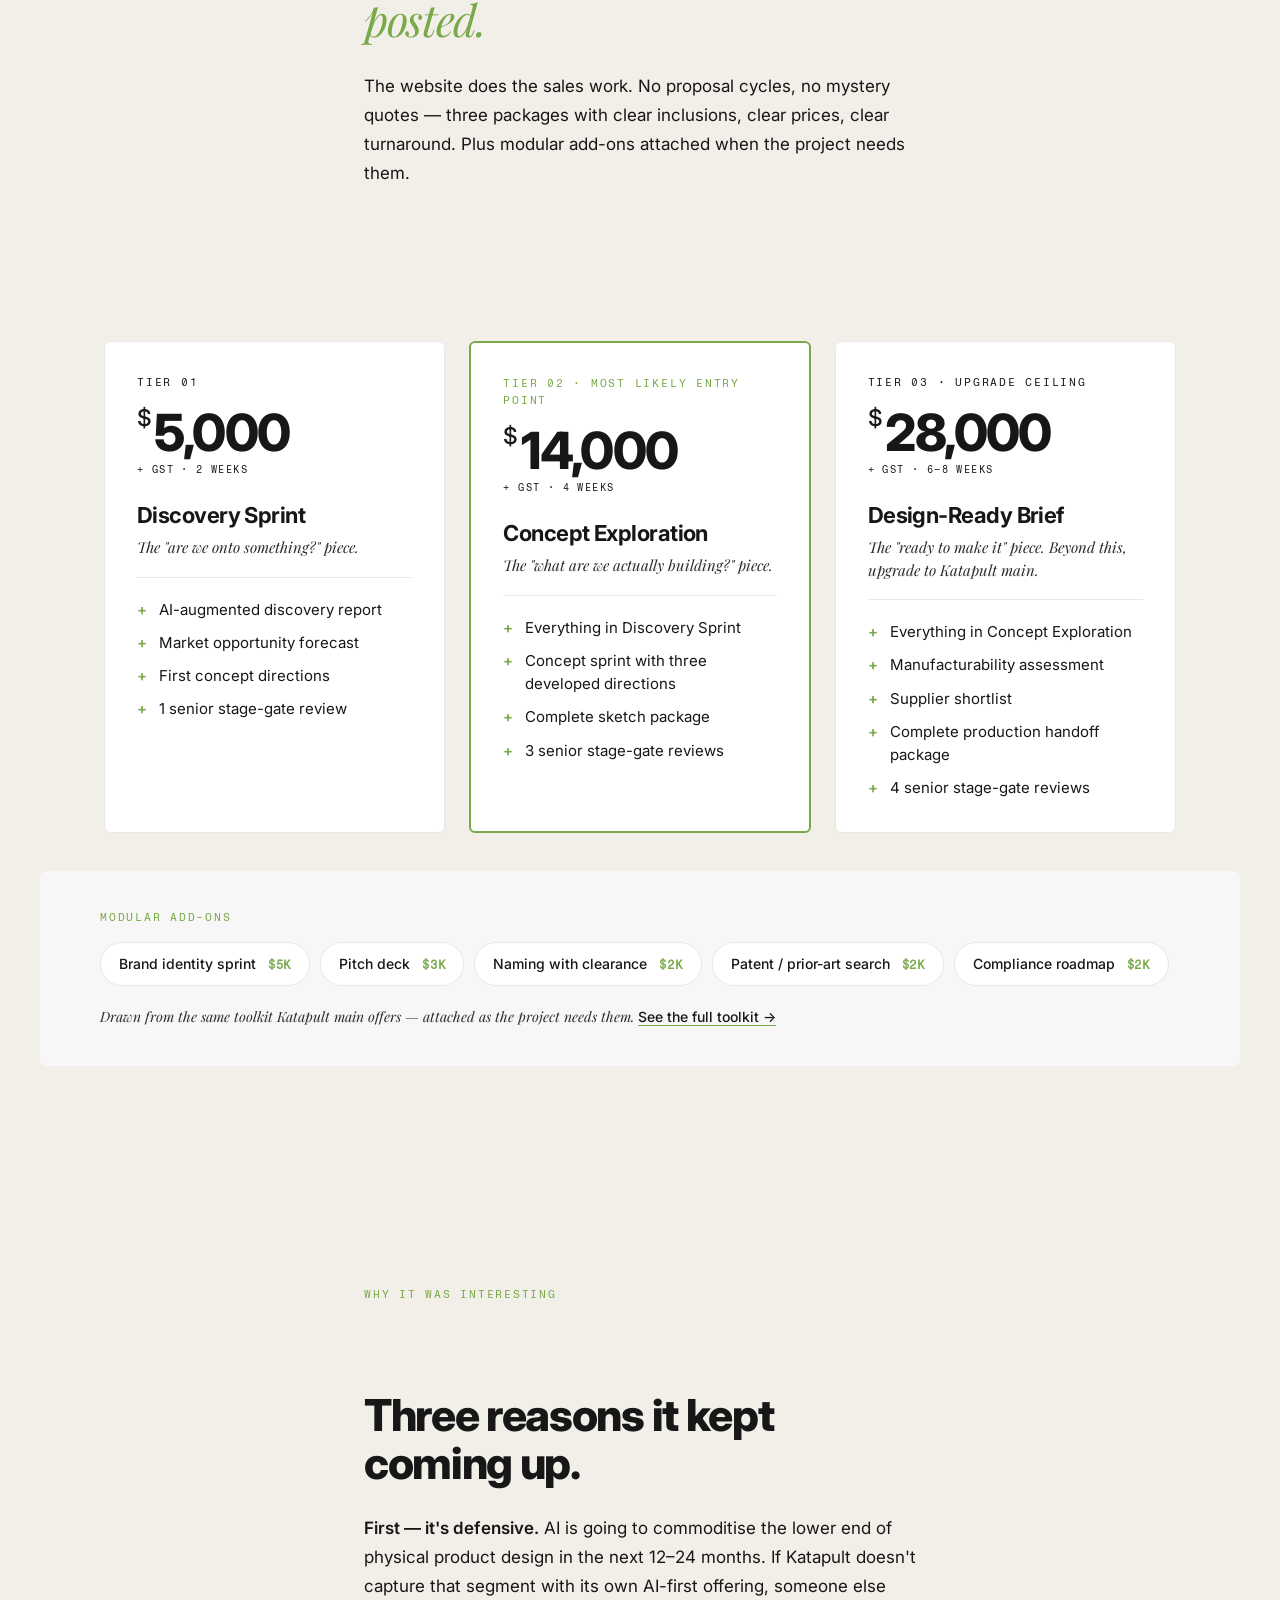
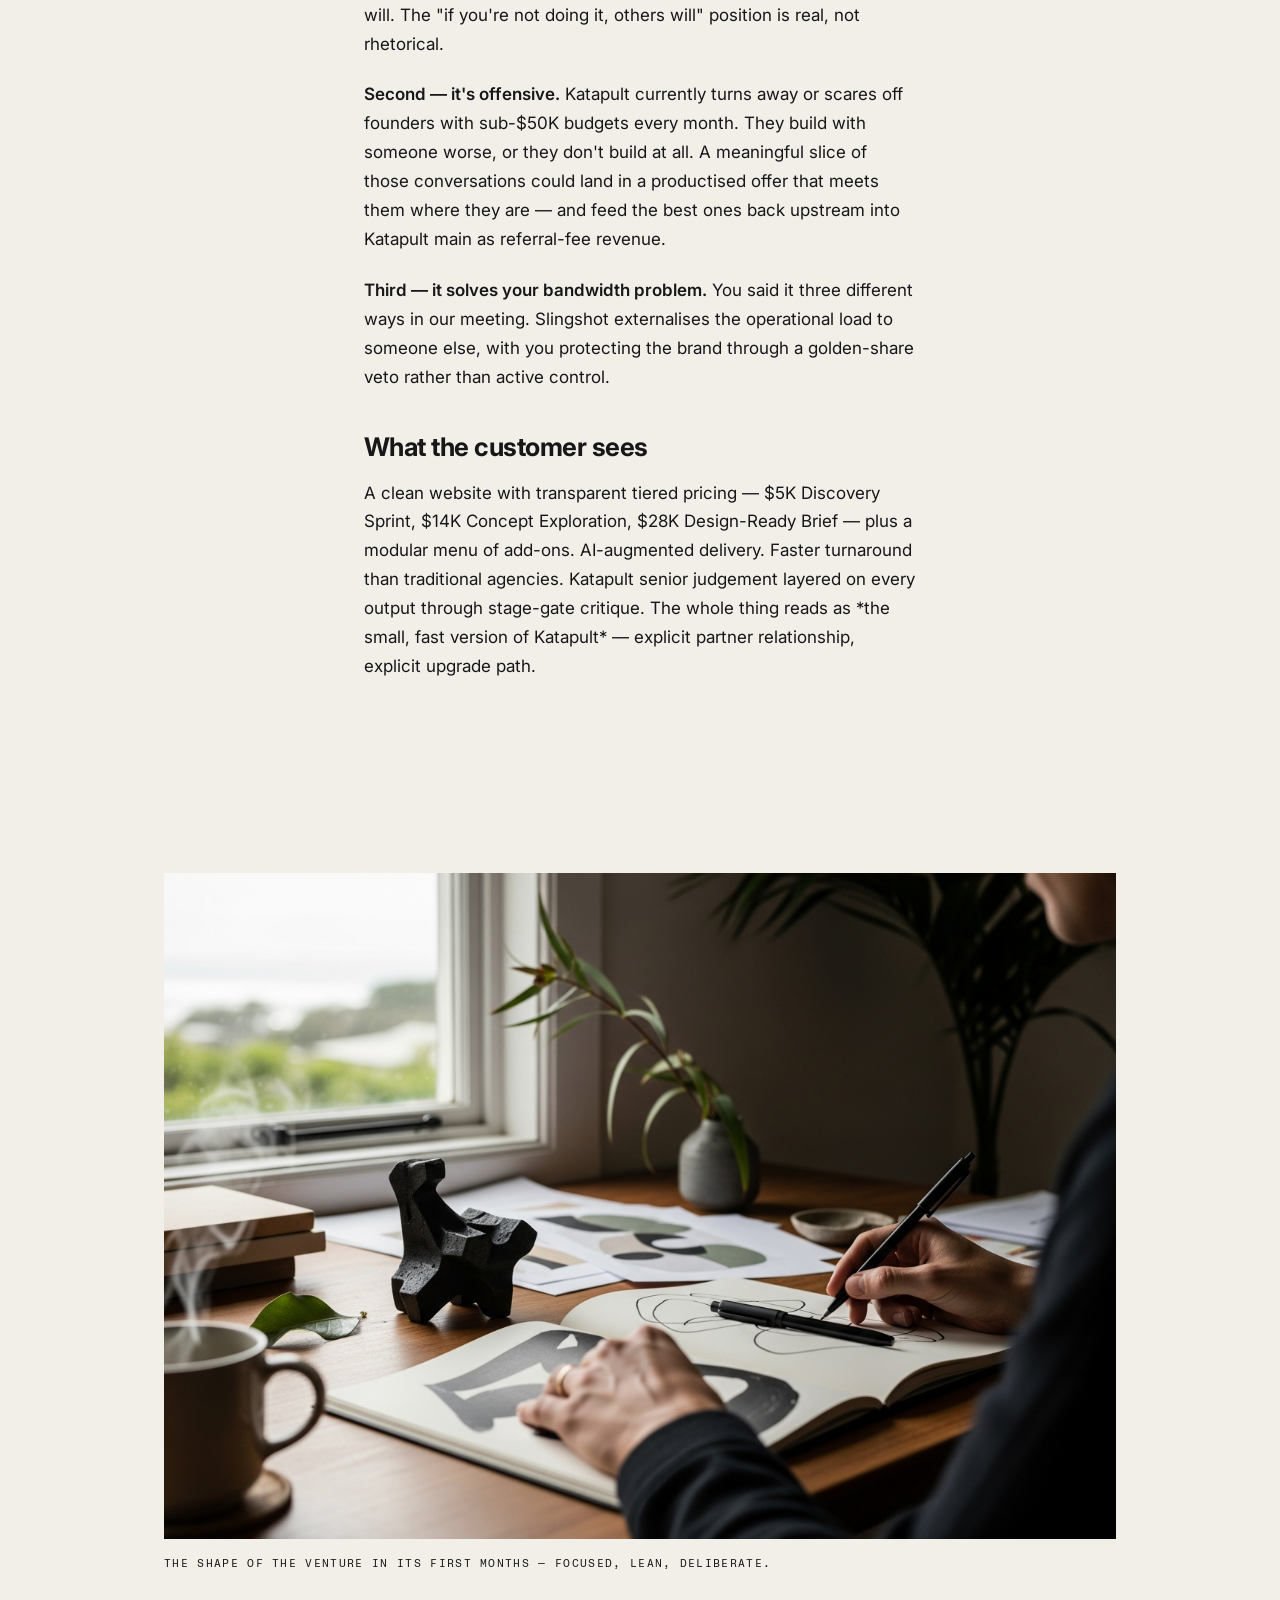
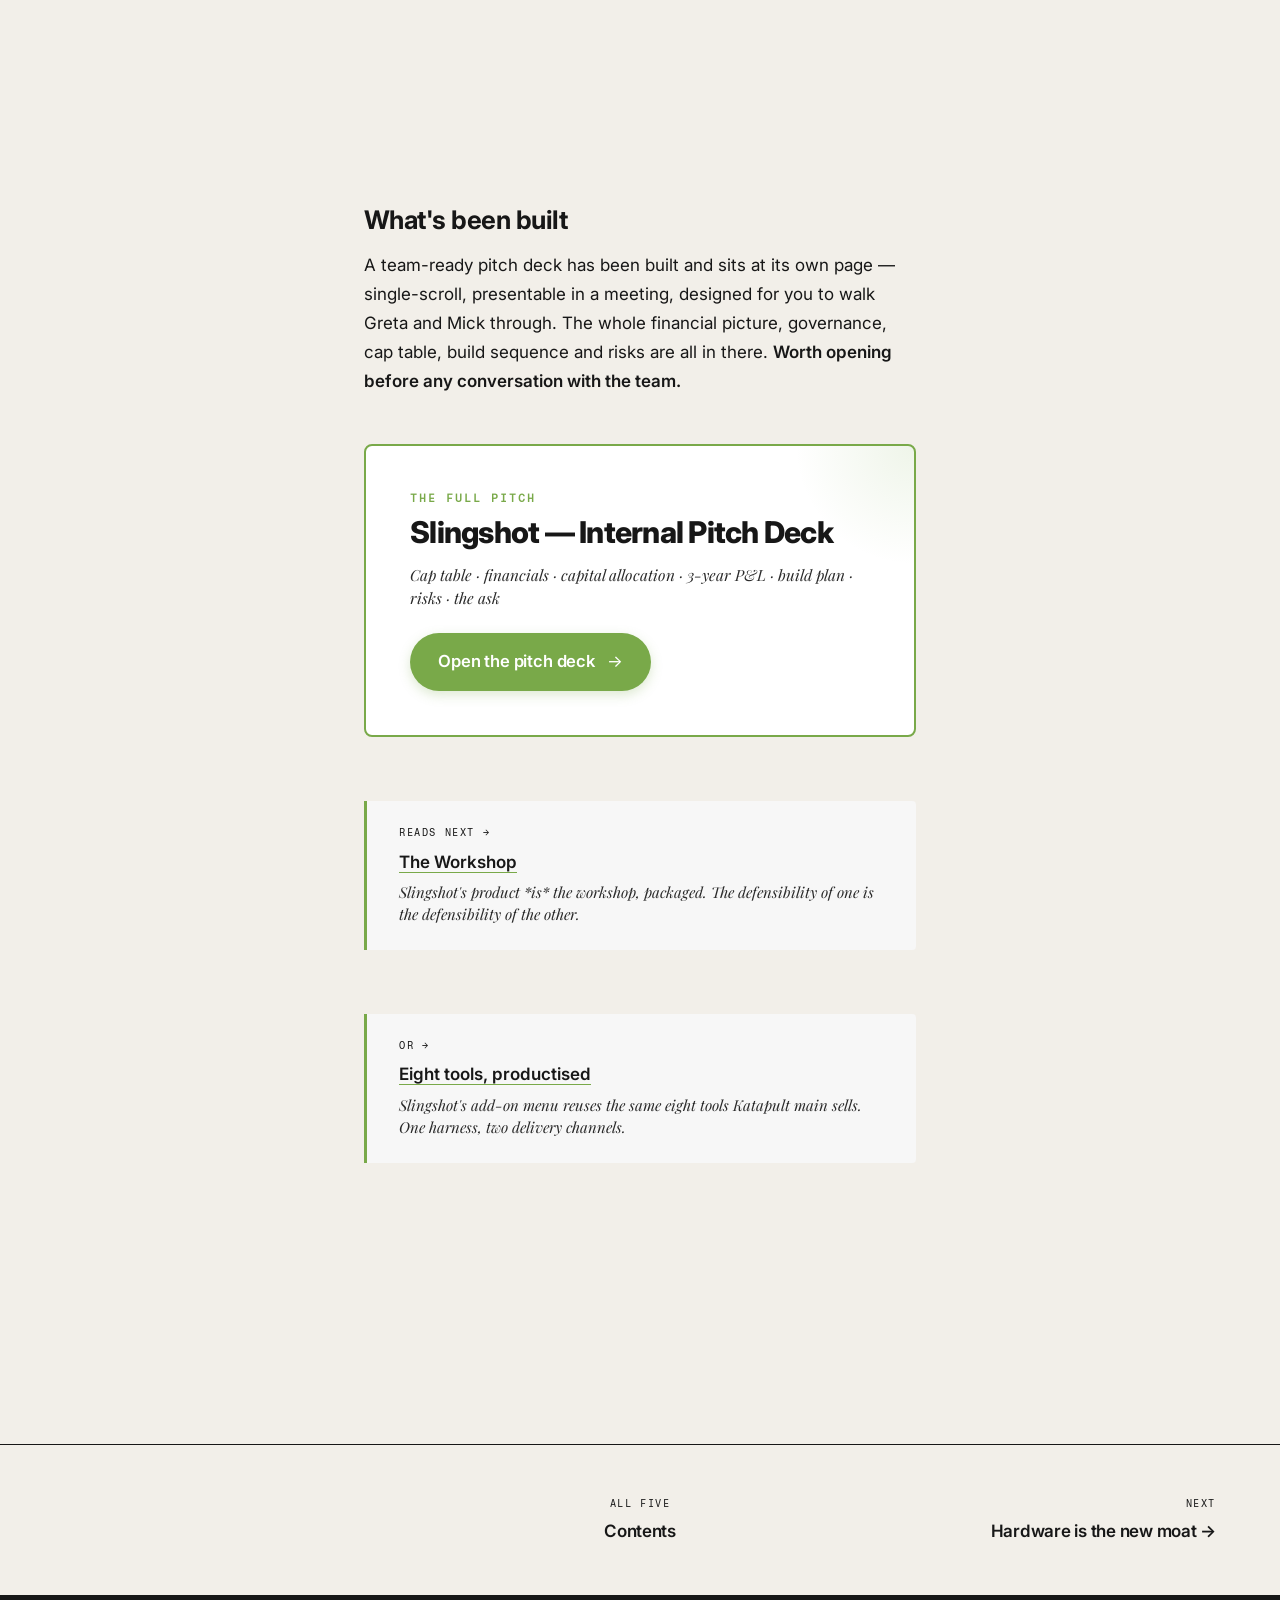
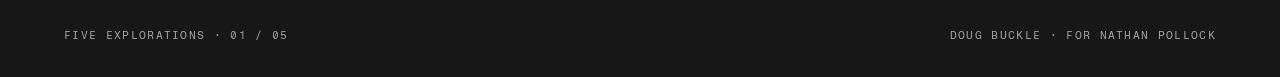
<file: nathan-dougbuckle-com/explorations/01-slingshot.html>
<!doctype html>
<html lang="en">
<head>
<meta charset="utf-8" />
<meta name="viewport" content="width=device-width, initial-scale=1" />
<title>Slingshot — Five Explorations</title>
<meta name="description" content="A partner company to Katapult — capital-light, brand-protected." />
<meta name="robots" content="noindex, nofollow" />
<link rel="preconnect" href="https://fonts.googleapis.com">
<link rel="preconnect" href="https://fonts.gstatic.com" crossorigin>
<link href="https://fonts.googleapis.com/css2?family=Fragment+Mono&family=Inter:wght@300;400;500;600;700;800;900&family=Playfair+Display:ital,wght@0,400;0,500;1,400;1,500;1,600&display=swap" rel="stylesheet">
<link rel="stylesheet" href="style.css">
</head>
<body>

<header class="top">
  <div class="top-row">
    <div class="breadcrumb">Five Explorations · <span class="current">01 — Slingshot</span></div>
    <a class="home" href="contents.html">All five</a>
  </div>
</header>

<section class="context">
  <div class="context-inner">
    You're reading the most operationally developed of the five ideas. There's a full business plan and a pitch deck ready to go. This piece sets out where we landed and why it became the front-runner.
  </div>
</section>

<section class="hero">
  <img class="hero-bg" src="images_v2/03_slingshot_hero.png" alt="">
  <div class="hero-overlay"></div>
  <div class="hero-content">
    <div class="eyebrow">01 / Slingshot</div>
    <h1>A partner company.<br><em>Same DNA, different lane.</em></h1>
    <p class="lede">Capital-light. Brand-protected. Built to capture the part of the market Katapult cannot profitably serve today — and quietly feed the best ones back upstream.</p>
  </div>
</section>

<article class="article">

  <p>The strongest commercial idea on the whole list. You raised the framing yourself in the May meeting — *"a member of your team that might be willing to take some equity, some ownership and really step up in responsibility... move into Katapult Ventures."* This is that, refined.</p>

  <div class="eyebrow-section">How it works, in plain language</div>

  <h2>Small company, big backing.<br><em>Built so everyone wins together.</em></h2>

  <ol class="principles">
    <li><strong>Nathan keeps control.</strong> Katapult is the largest shareholder and holds a brand-protective veto on anything that touches the parent name.</li>
    <li><strong>A key person gets the chance to grow a company</strong> — internal first if the right candidate is already inside Katapult, external if not.</li>
    <li><strong>They take meaningful equity</strong> in the success of the new venture.</li>
    <li><strong>They draw a fallback salary at roughly 30–40%</strong> of what they'd otherwise be on. Enough to live; low enough to be entrepreneurial.</li>
    <li><strong>The business pays the rest of their salary</strong> as revenue comes in — distributions scale with profitability.</li>
    <li><strong>Together everyone grows it</strong> — and their stake in it — over time.</li>
    <li><strong>10% is reserved for advisors</strong> who help along the way (Doug, and potentially others as needed).</li>
  </ol>

  <p>The detailed financials, equity splits, capital flows and 3-year P&amp;L sit in the <a href="../slingshot/index.html">Slingshot pitch page</a>. This page is for the spirit; the pitch deck is for the spreadsheet.</p>

</article>

<div class="pull">
  <blockquote>"Can't afford Katapult? Talk to our partner company Slingshot."</blockquote>
  <div class="attribution">— The line we want clients to hear</div>
</div>

<article class="article">
  <div class="eyebrow-section">What Slingshot sells</div>
  <h2>Three packages. <em>Transparent, productised, posted.</em></h2>
  <p>The website does the sales work. No proposal cycles, no mystery quotes — three packages with clear inclusions, clear prices, clear turnaround. Plus modular add-ons attached when the project needs them.</p>
</article>

<div class="pricing-grid">

  <div class="price-card">
    <div class="tier">Tier 01</div>
    <div class="price-amt"><span class="cur">$</span>5,000</div>
    <div class="price-note">+ GST · 2 weeks</div>
    <h3>Discovery Sprint</h3>
    <p class="card-deck">The "are we onto something?" piece.</p>
    <ul>
      <li>AI-augmented discovery report</li>
      <li>Market opportunity forecast</li>
      <li>First concept directions</li>
      <li>1 senior stage-gate review</li>
    </ul>
  </div>

  <div class="price-card featured">
    <div class="tier">Tier 02 · Most likely entry point</div>
    <div class="price-amt"><span class="cur">$</span>14,000</div>
    <div class="price-note">+ GST · 4 weeks</div>
    <h3>Concept Exploration</h3>
    <p class="card-deck">The "what are we actually building?" piece.</p>
    <ul>
      <li>Everything in Discovery Sprint</li>
      <li>Concept sprint with three developed directions</li>
      <li>Complete sketch package</li>
      <li>3 senior stage-gate reviews</li>
    </ul>
  </div>

  <div class="price-card">
    <div class="tier">Tier 03 · Upgrade ceiling</div>
    <div class="price-amt"><span class="cur">$</span>28,000</div>
    <div class="price-note">+ GST · 6–8 weeks</div>
    <h3>Design-Ready Brief</h3>
    <p class="card-deck">The "ready to make it" piece. Beyond this, upgrade to Katapult main.</p>
    <ul>
      <li>Everything in Concept Exploration</li>
      <li>Manufacturability assessment</li>
      <li>Supplier shortlist</li>
      <li>Complete production handoff package</li>
      <li>4 senior stage-gate reviews</li>
    </ul>
  </div>

</div>

<div class="addons-band">
  <div class="addons-inner">
    <div class="addons-label">Modular add-ons</div>
    <div class="addons-pills">
      <span class="addon-pill">Brand identity sprint <span class="price">$5K</span></span>
      <span class="addon-pill">Pitch deck <span class="price">$3K</span></span>
      <span class="addon-pill">Naming with clearance <span class="price">$2K</span></span>
      <span class="addon-pill">Patent / prior-art search <span class="price">$2K</span></span>
      <span class="addon-pill">Compliance roadmap <span class="price">$2K</span></span>
    </div>
    <div class="addons-foot">Drawn from the same toolkit Katapult main offers — attached as the project needs them. <a href="04-toolkit.html">See the full toolkit →</a></div>
  </div>
</div>

<article class="article">

  <div class="eyebrow-section">Why it was interesting</div>

  <h2>Three reasons it kept coming up.</h2>

  <p><strong>First — it's defensive.</strong> AI is going to commoditise the lower end of physical product design in the next 12–24 months. If Katapult doesn't capture that segment with its own AI-first offering, someone else will. The "if you're not doing it, others will" position is real, not rhetorical.</p>

  <p><strong>Second — it's offensive.</strong> Katapult currently turns away or scares off founders with sub-$50K budgets every month. They build with someone worse, or they don't build at all. A meaningful slice of those conversations could land in a productised offer that meets them where they are — and feed the best ones back upstream into Katapult main as referral-fee revenue.</p>

  <p><strong>Third — it solves your bandwidth problem.</strong> You said it three different ways in our meeting. Slingshot externalises the operational load to someone else, with you protecting the brand through a golden-share veto rather than active control.</p>

  <h3>What the customer sees</h3>

  <p>A clean website with transparent tiered pricing — $5K Discovery Sprint, $14K Concept Exploration, $28K Design-Ready Brief — plus a modular menu of add-ons. AI-augmented delivery. Faster turnaround than traditional agencies. Katapult senior judgement layered on every output through stage-gate critique. The whole thing reads as *the small, fast version of Katapult* — explicit partner relationship, explicit upgrade path.</p>

</article>

<figure class="figure">
  <img src="images_v2/04_slingshot_detail.png" alt="A working desk with the components of a venture taking shape">
  <figcaption>The shape of the venture in its first months — focused, lean, deliberate.</figcaption>
</figure>

<article class="article">

  <h3>What's been built</h3>

  <p>A team-ready pitch deck has been built and sits at its own page — single-scroll, presentable in a meeting, designed for you to walk Greta and Mick through. The whole financial picture, governance, cap table, build sequence and risks are all in there. <strong>Worth opening before any conversation with the team.</strong></p>

  <div class="cta-card">
    <div class="cta-card-inner">
      <div class="cta-eyebrow">The full pitch</div>
      <div class="cta-title">Slingshot — Internal Pitch Deck</div>
      <div class="cta-desc">Cap table · financials · capital allocation · 3-year P&amp;L · build plan · risks · the ask</div>
      <a class="cta-button" href="../slingshot/index.html">
        Open the pitch deck
        <span class="arrow">→</span>
      </a>
    </div>
  </div>

  <div class="see-also">
    <div class="label">Reads next →</div>
    <a href="05-workshop.html">The Workshop</a>
    <div class="why">Slingshot's product *is* the workshop, packaged. The defensibility of one is the defensibility of the other.</div>
  </div>

  <div class="see-also">
    <div class="label">Or →</div>
    <a href="04-toolkit.html">Eight tools, productised</a>
    <div class="why">Slingshot's add-on menu reuses the same eight tools Katapult main sells. One harness, two delivery channels.</div>
  </div>

</article>

<nav class="nav-foot">
  <div class="nav-foot-inner">
    <div class="nav-prev"></div>
    <a class="nav-center" href="contents.html">
      <span class="nav-label">All five</span>
      <span class="nav-title">Contents</span>
    </a>
    <a class="nav-next" href="02-moat.html">
      <span class="nav-label">Next</span>
      <span class="nav-title">Hardware is the new moat</span>
    </a>
  </div>
</nav>

<footer class="foot">
  <div class="foot-inner">
    <span>Five Explorations · 01 / 05</span>
    <span>Doug Buckle · for Nathan Pollock</span>
  </div>
</footer>

</body>
</html>
</file>
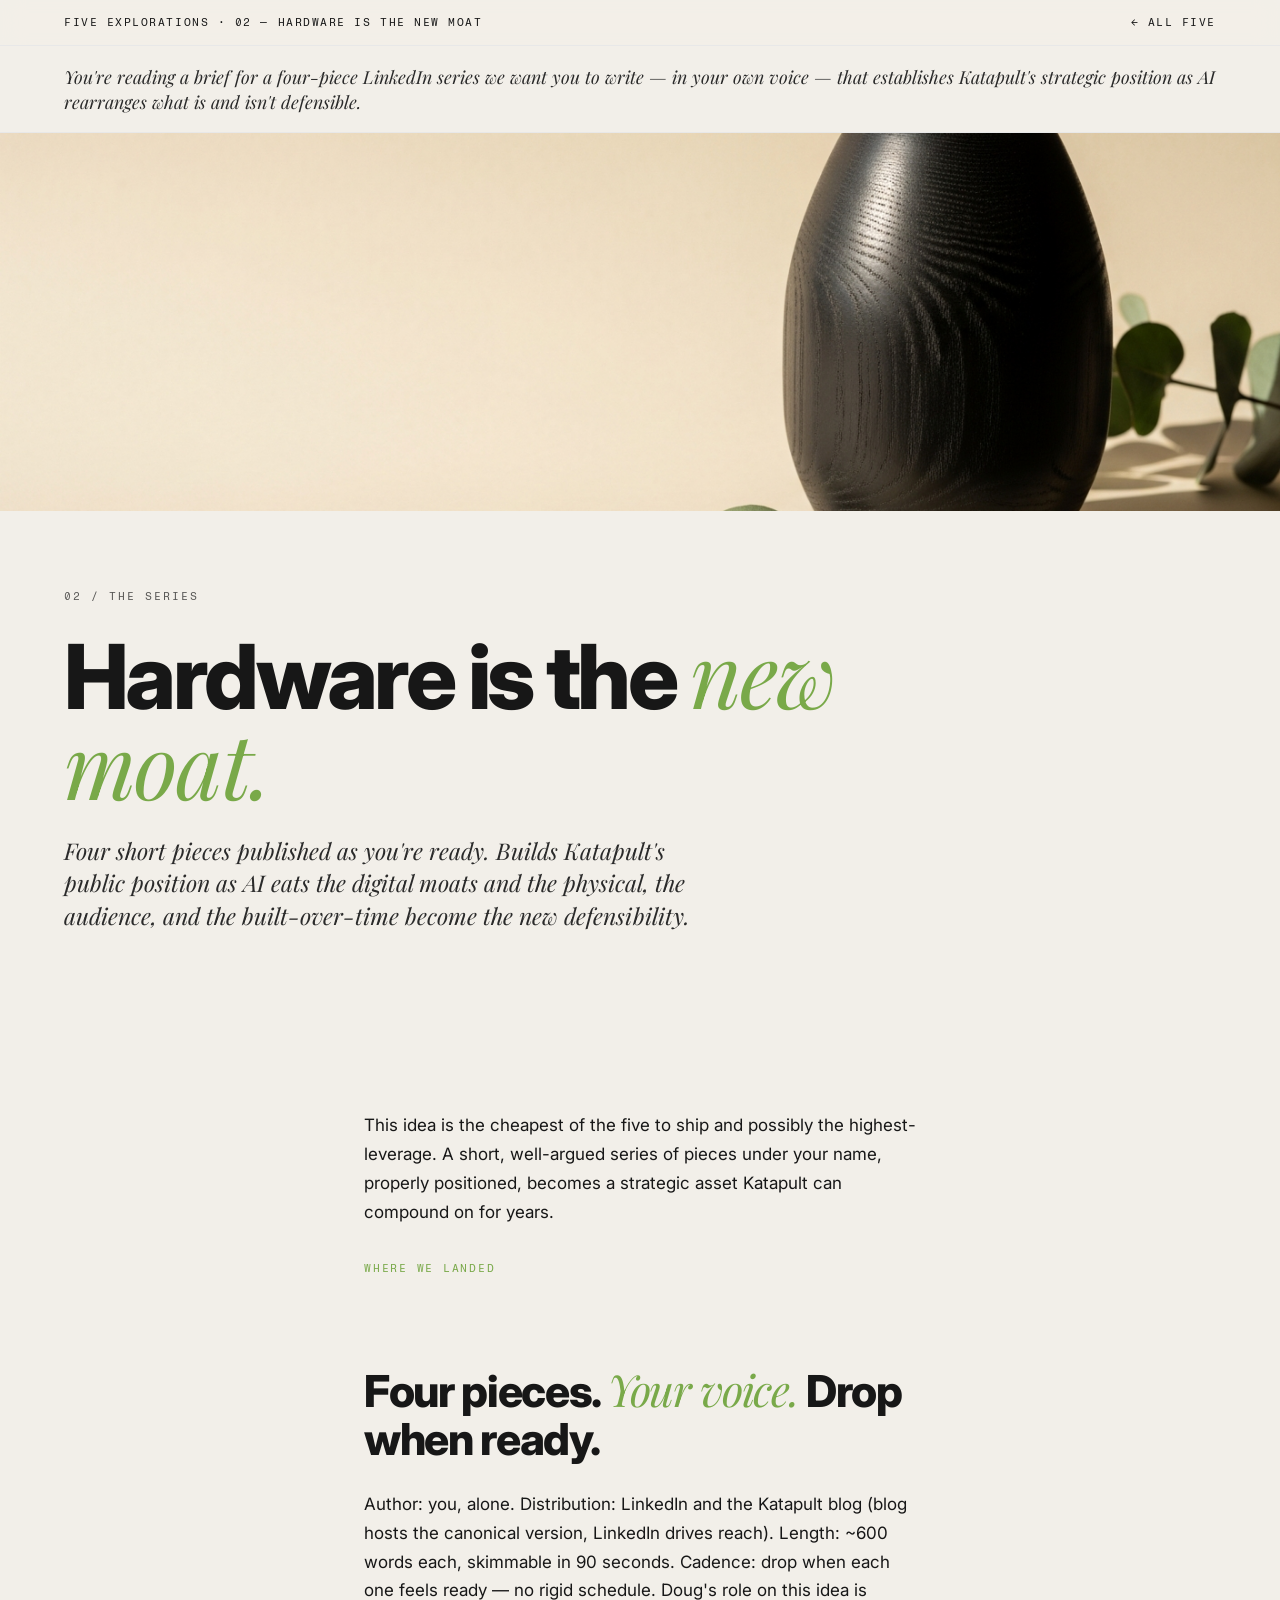
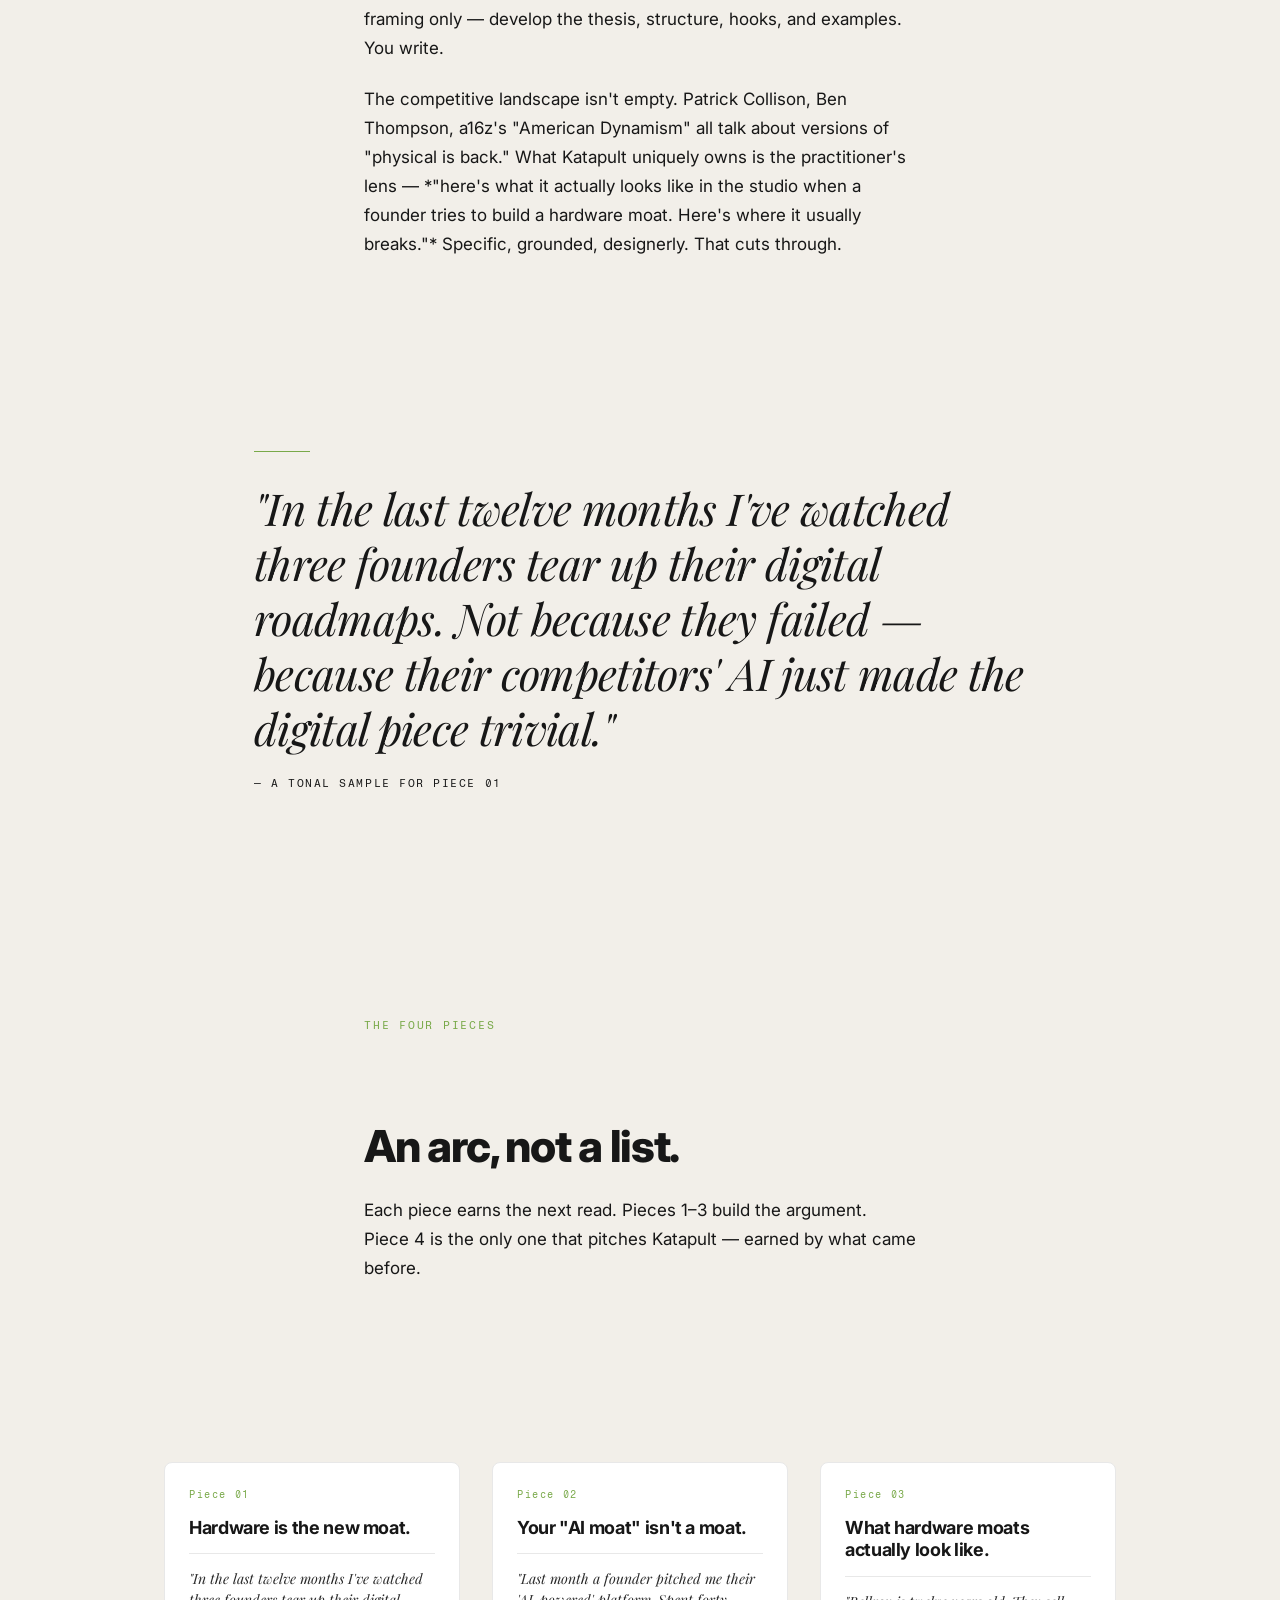
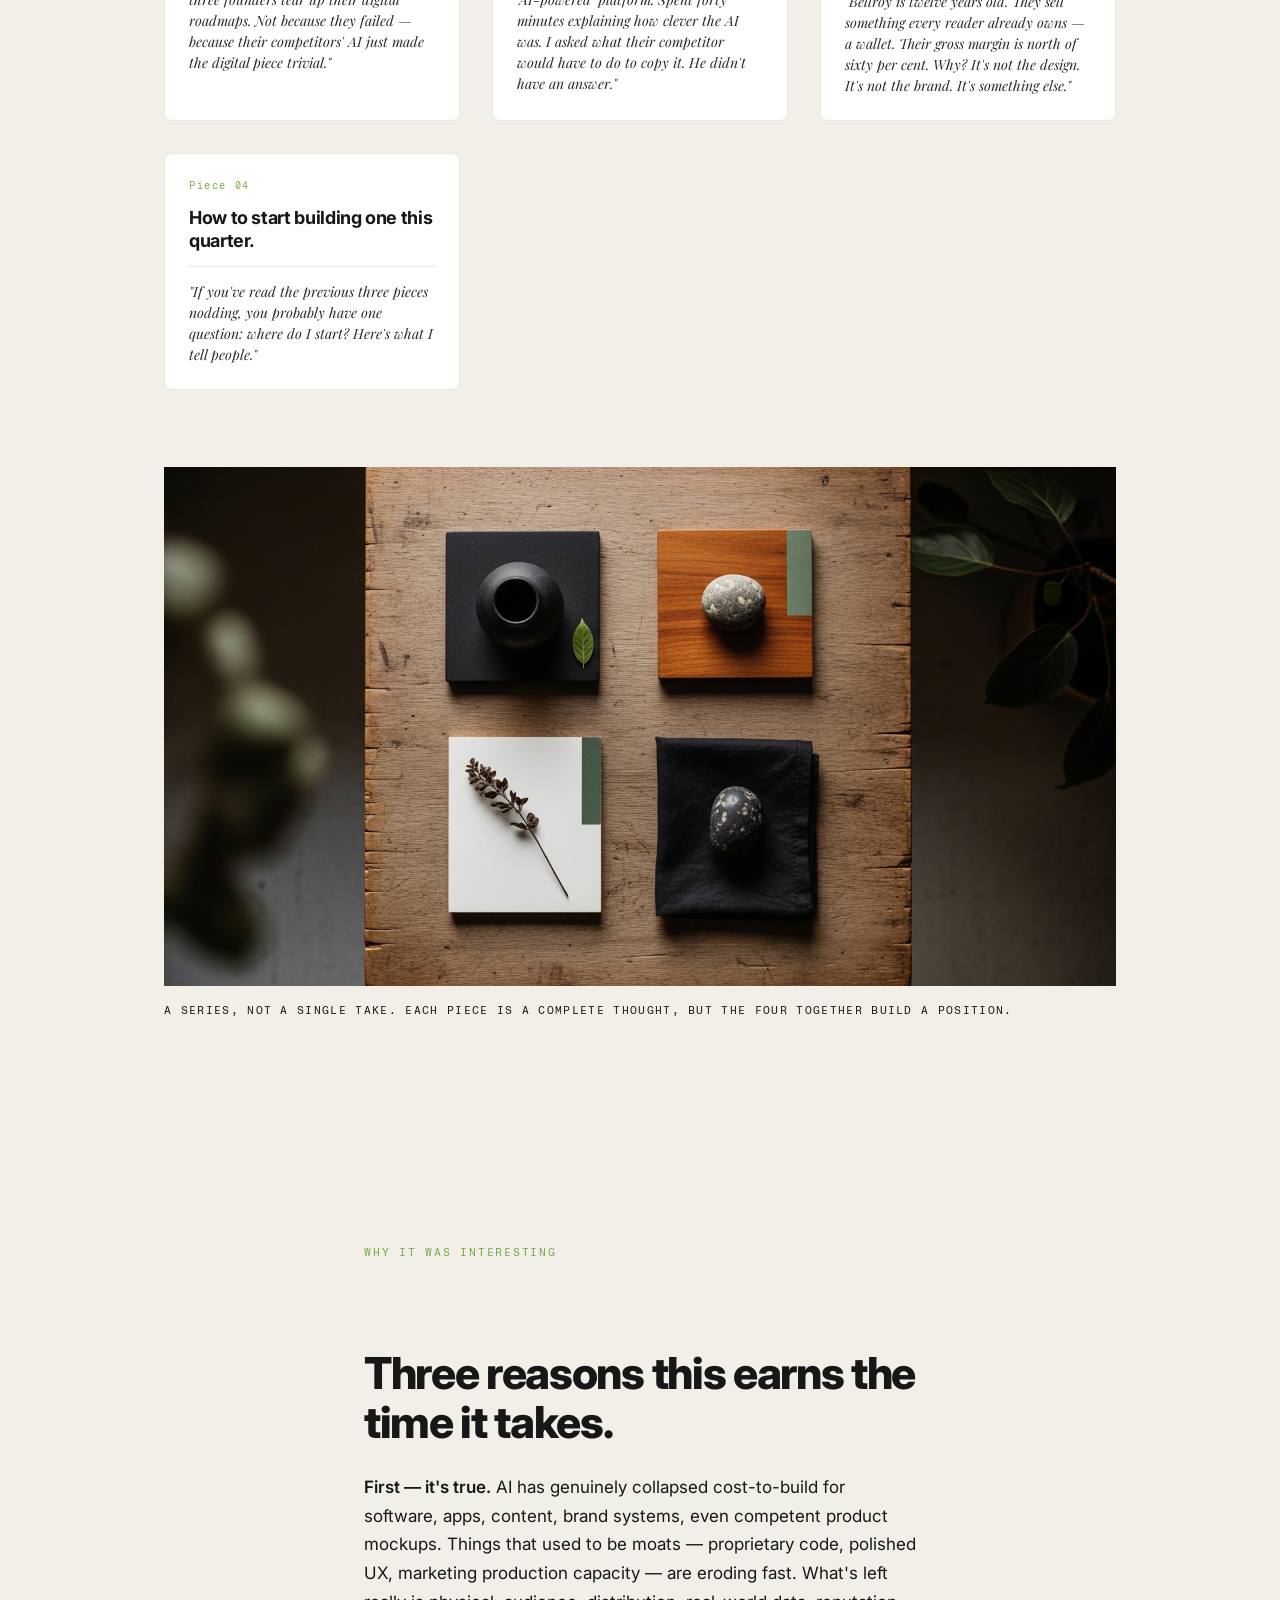
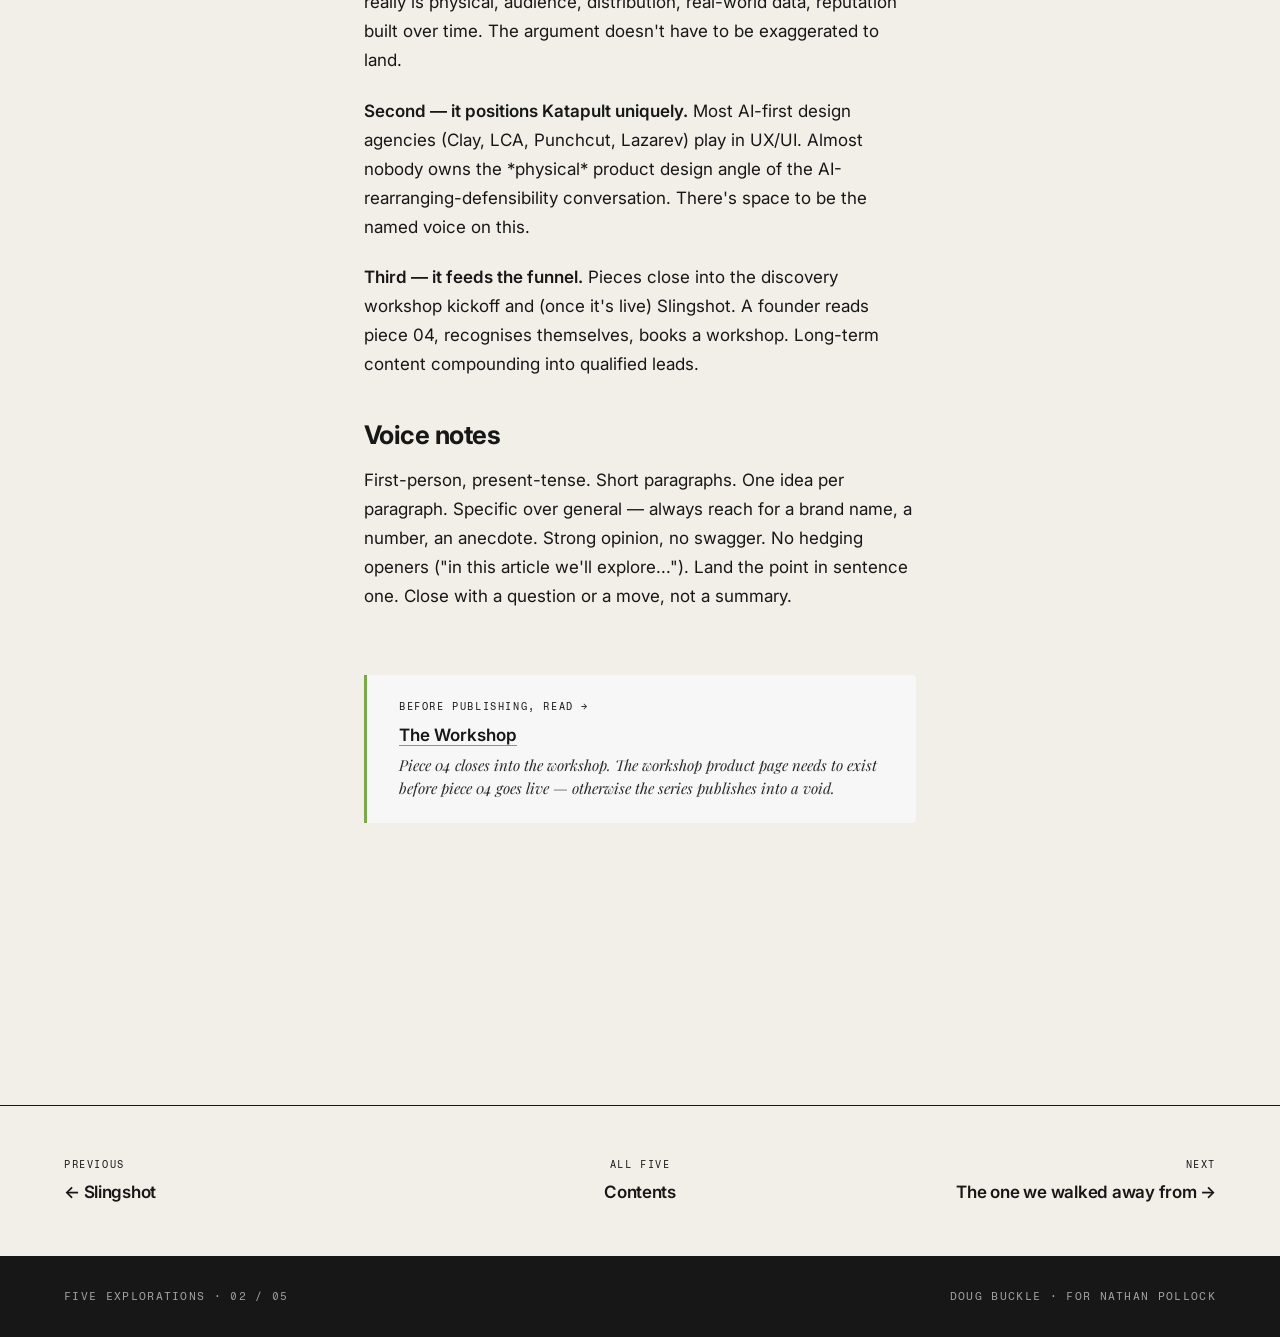
<file: nathan-dougbuckle-com/explorations/02-moat.html>
<!doctype html>
<html lang="en">
<head>
<meta charset="utf-8" />
<meta name="viewport" content="width=device-width, initial-scale=1" />
<title>Hardware is the new moat — Five Explorations</title>
<meta name="description" content="A four-piece LinkedIn series. The argument that AI has eaten most digital moats." />
<meta name="robots" content="noindex, nofollow" />
<link rel="preconnect" href="https://fonts.googleapis.com">
<link rel="preconnect" href="https://fonts.gstatic.com" crossorigin>
<link href="https://fonts.googleapis.com/css2?family=Fragment+Mono&family=Inter:wght@300;400;500;600;700;800;900&family=Playfair+Display:ital,wght@0,400;0,500;1,400;1,500;1,600&display=swap" rel="stylesheet">
<link rel="stylesheet" href="style.css">
</head>
<body>

<header class="top">
  <div class="top-row">
    <div class="breadcrumb">Five Explorations · <span class="current">02 — Hardware is the new moat</span></div>
    <a class="home" href="contents.html">All five</a>
  </div>
</header>

<section class="context">
  <div class="context-inner">
    You're reading a brief for a four-piece LinkedIn series we want you to write — in your own voice — that establishes Katapult's strategic position as AI rearranges what is and isn't defensible.
  </div>
</section>

<section class="hero">
  <img class="hero-bg" src="images_v2/05_moat_hero.png" alt="">
  <div class="hero-overlay"></div>
  <div class="hero-content">
    <div class="eyebrow">02 / The series</div>
    <h1>Hardware is the <em>new moat.</em></h1>
    <p class="lede">Four short pieces published as you're ready. Builds Katapult's public position as AI eats the digital moats and the physical, the audience, and the built-over-time become the new defensibility.</p>
  </div>
</section>

<article class="article">

  <p>This idea is the cheapest of the five to ship and possibly the highest-leverage. A short, well-argued series of pieces under your name, properly positioned, becomes a strategic asset Katapult can compound on for years.</p>

  <div class="eyebrow-section">Where we landed</div>

  <h2>Four pieces. <em>Your voice.</em> Drop when ready.</h2>

  <p>Author: you, alone. Distribution: LinkedIn and the Katapult blog (blog hosts the canonical version, LinkedIn drives reach). Length: ~600 words each, skimmable in 90 seconds. Cadence: drop when each one feels ready — no rigid schedule. Doug's role on this idea is framing only — develop the thesis, structure, hooks, and examples. You write.</p>

  <p>The competitive landscape isn't empty. Patrick Collison, Ben Thompson, a16z's "American Dynamism" all talk about versions of "physical is back." What Katapult uniquely owns is the practitioner's lens — *"here's what it actually looks like in the studio when a founder tries to build a hardware moat. Here's where it usually breaks."* Specific, grounded, designerly. That cuts through.</p>

</article>

<div class="pull">
  <blockquote>"In the last twelve months I've watched three founders tear up their digital roadmaps. Not because they failed — because their competitors' AI just made the digital piece trivial."</blockquote>
  <div class="attribution">— A tonal sample for piece 01</div>
</div>

<article class="article">

  <div class="eyebrow-section">The four pieces</div>

  <h2>An arc, not a list.</h2>

  <p>Each piece earns the next read. Pieces 1–3 build the argument. Piece 4 is the only one that pitches Katapult — earned by what came before.</p>

</article>

<div class="posts-grid">

  <div class="post">
    <div class="post-num">Piece 01</div>
    <div class="post-title">Hardware is the new moat.</div>
    <p class="post-hook">"In the last twelve months I've watched three founders tear up their digital roadmaps. Not because they failed — because their competitors' AI just made the digital piece trivial."</p>
  </div>

  <div class="post">
    <div class="post-num">Piece 02</div>
    <div class="post-title">Your "AI moat" isn't a moat.</div>
    <p class="post-hook">"Last month a founder pitched me their 'AI-powered' platform. Spent forty minutes explaining how clever the AI was. I asked what their competitor would have to do to copy it. He didn't have an answer."</p>
  </div>

  <div class="post">
    <div class="post-num">Piece 03</div>
    <div class="post-title">What hardware moats actually look like.</div>
    <p class="post-hook">"Bellroy is twelve years old. They sell something every reader already owns — a wallet. Their gross margin is north of sixty per cent. Why? It's not the design. It's not the brand. It's something else."</p>
  </div>

  <div class="post">
    <div class="post-num">Piece 04</div>
    <div class="post-title">How to start building one this quarter.</div>
    <p class="post-hook">"If you've read the previous three pieces nodding, you probably have one question: where do I start? Here's what I tell people."</p>
  </div>

</div>

<figure class="figure">
  <img src="images_v2/06_moat_linkedin_visuals.png" alt="Four objects laid out as a series — the four pieces of the series">
  <figcaption>A series, not a single take. Each piece is a complete thought, but the four together build a position.</figcaption>
</figure>

<article class="article">

  <div class="eyebrow-section">Why it was interesting</div>

  <h2>Three reasons this earns the time it takes.</h2>

  <p><strong>First — it's true.</strong> AI has genuinely collapsed cost-to-build for software, apps, content, brand systems, even competent product mockups. Things that used to be moats — proprietary code, polished UX, marketing production capacity — are eroding fast. What's left really is physical, audience, distribution, real-world data, reputation built over time. The argument doesn't have to be exaggerated to land.</p>

  <p><strong>Second — it positions Katapult uniquely.</strong> Most AI-first design agencies (Clay, LCA, Punchcut, Lazarev) play in UX/UI. Almost nobody owns the *physical* product design angle of the AI-rearranging-defensibility conversation. There's space to be the named voice on this.</p>

  <p><strong>Third — it feeds the funnel.</strong> Pieces close into the discovery workshop kickoff and (once it's live) Slingshot. A founder reads piece 04, recognises themselves, books a workshop. Long-term content compounding into qualified leads.</p>

  <h3>Voice notes</h3>

  <p>First-person, present-tense. Short paragraphs. One idea per paragraph. Specific over general — always reach for a brand name, a number, an anecdote. Strong opinion, no swagger. No hedging openers ("in this article we'll explore..."). Land the point in sentence one. Close with a question or a move, not a summary.</p>

  <div class="see-also">
    <div class="label">Before publishing, read →</div>
    <a href="05-workshop.html">The Workshop</a>
    <div class="why">Piece 04 closes into the workshop. The workshop product page needs to exist before piece 04 goes live — otherwise the series publishes into a void.</div>
  </div>

</article>

<nav class="nav-foot">
  <div class="nav-foot-inner">
    <a class="nav-prev" href="01-slingshot.html">
      <span class="nav-label">Previous</span>
      <span class="nav-title">Slingshot</span>
    </a>
    <a class="nav-center" href="contents.html">
      <span class="nav-label">All five</span>
      <span class="nav-title">Contents</span>
    </a>
    <a class="nav-next" href="03-validation.html">
      <span class="nav-label">Next</span>
      <span class="nav-title">The one we walked away from</span>
    </a>
  </div>
</nav>

<footer class="foot">
  <div class="foot-inner">
    <span>Five Explorations · 02 / 05</span>
    <span>Doug Buckle · for Nathan Pollock</span>
  </div>
</footer>

</body>
</html>
</file>
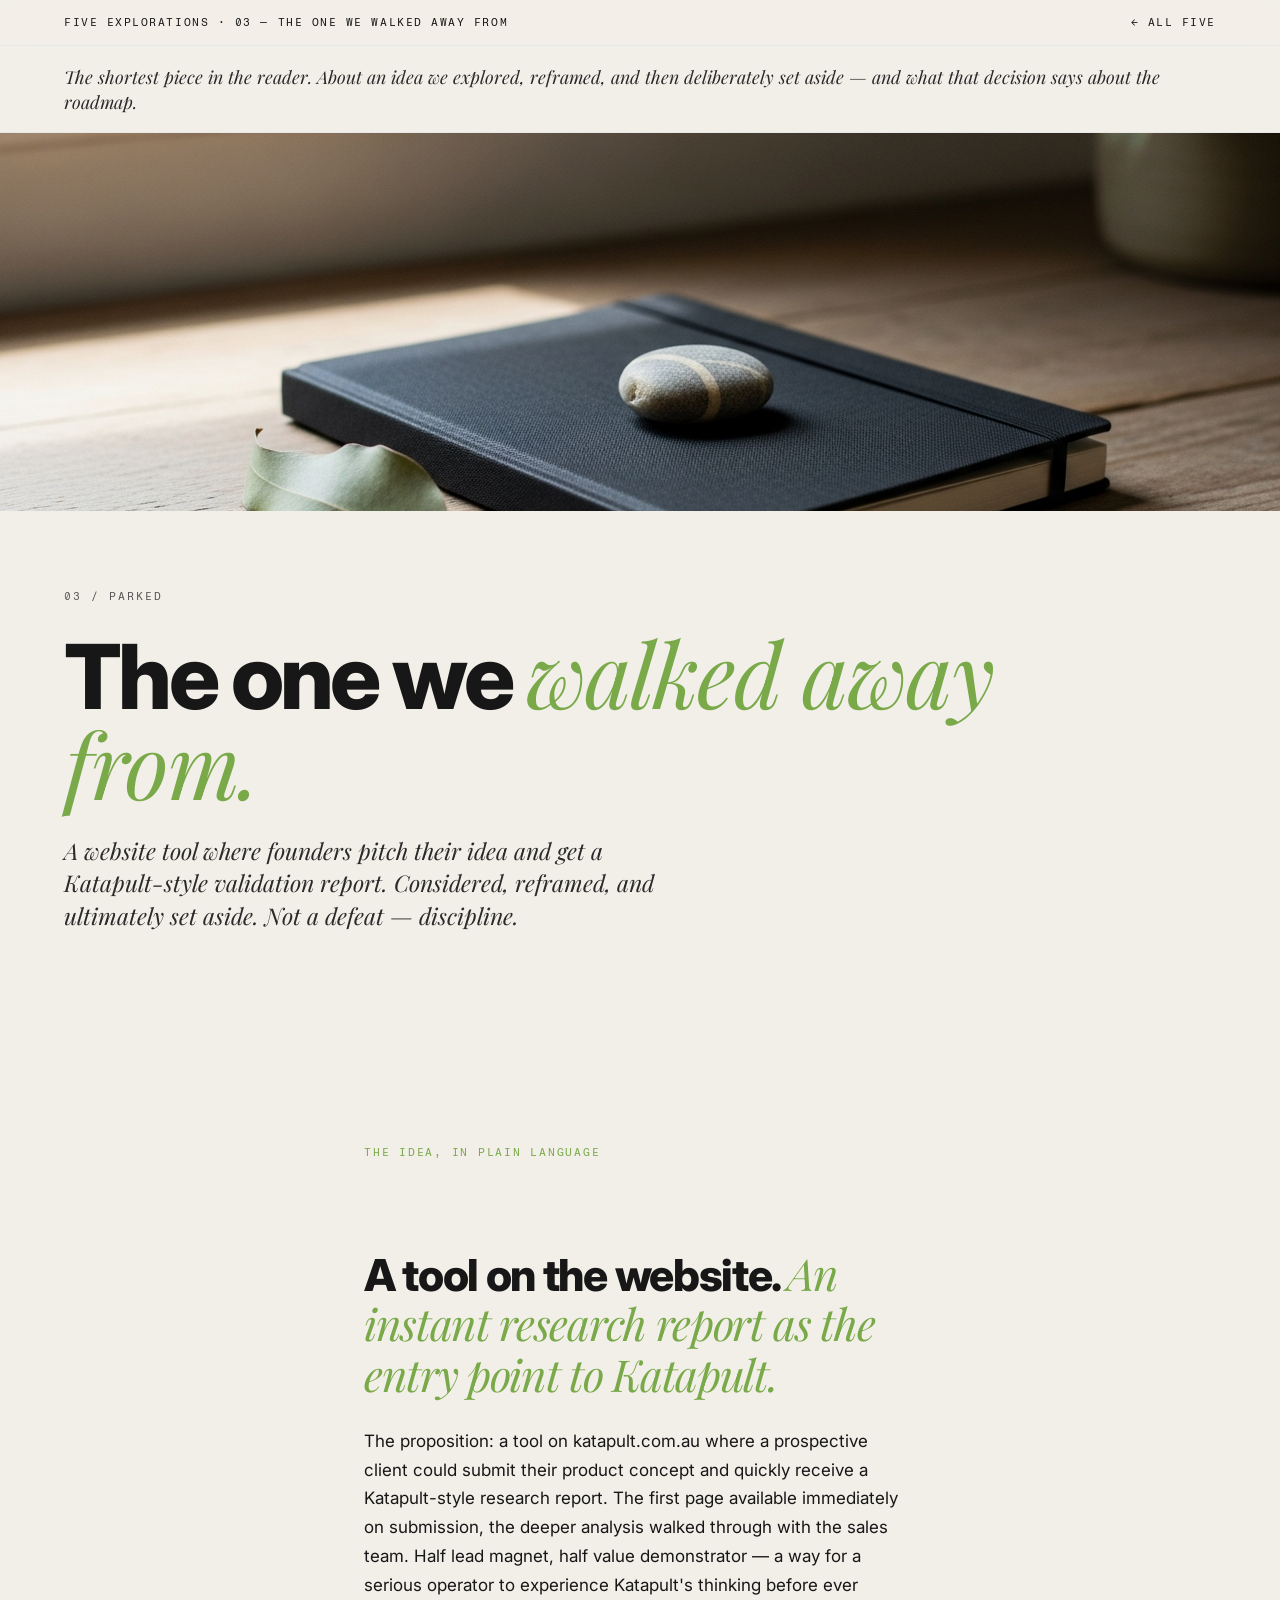
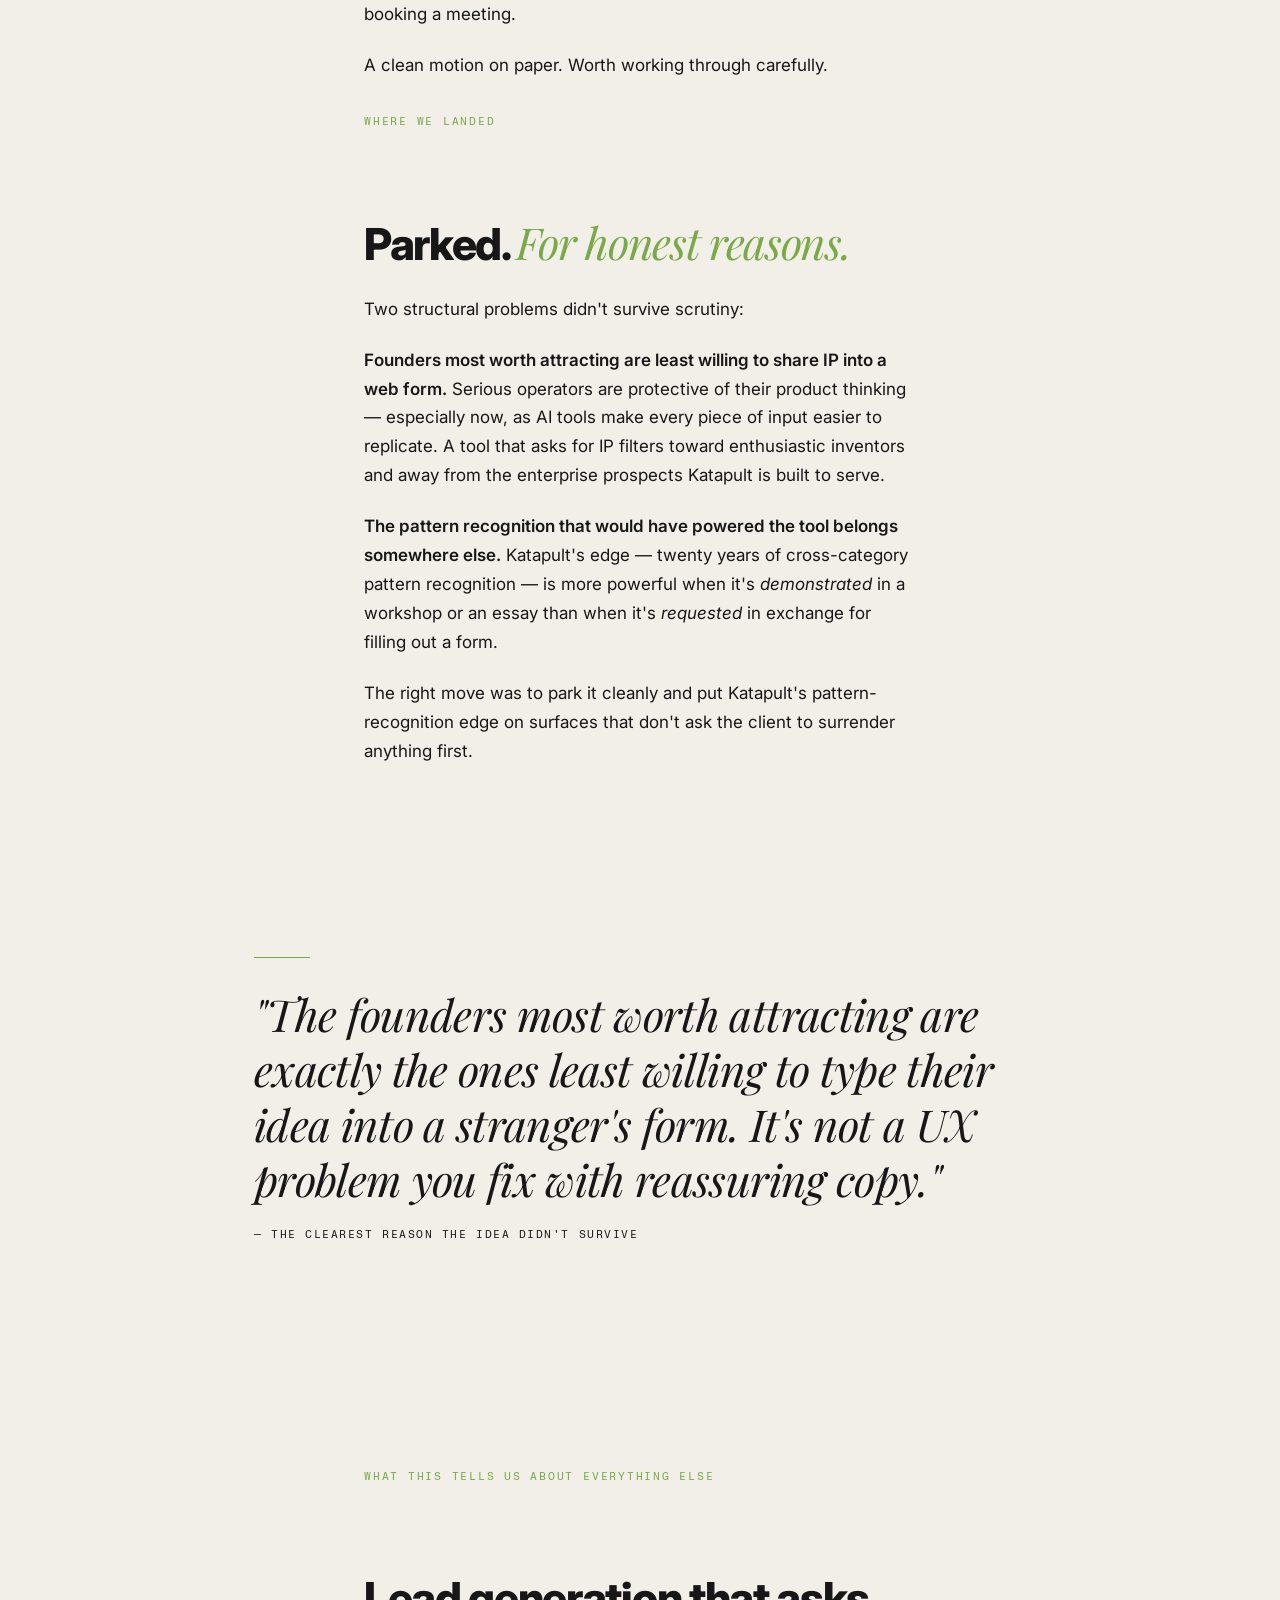
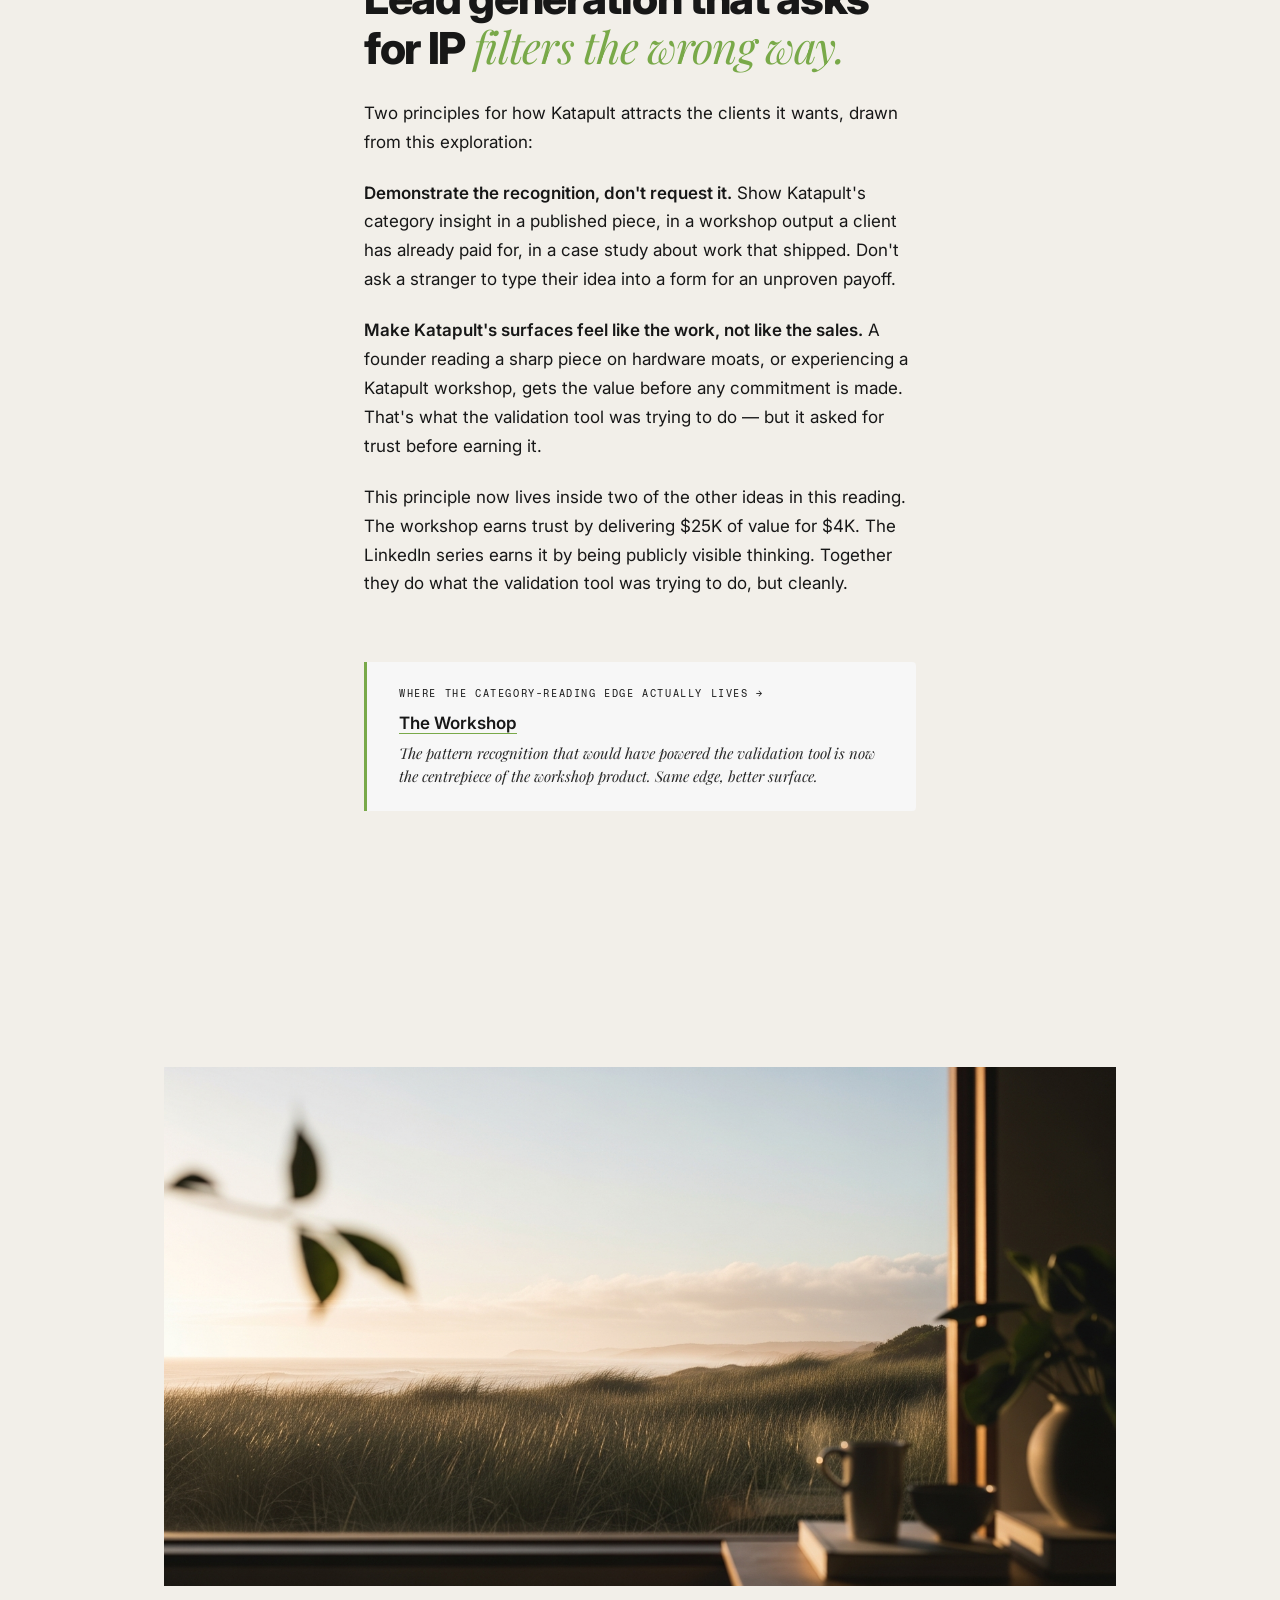
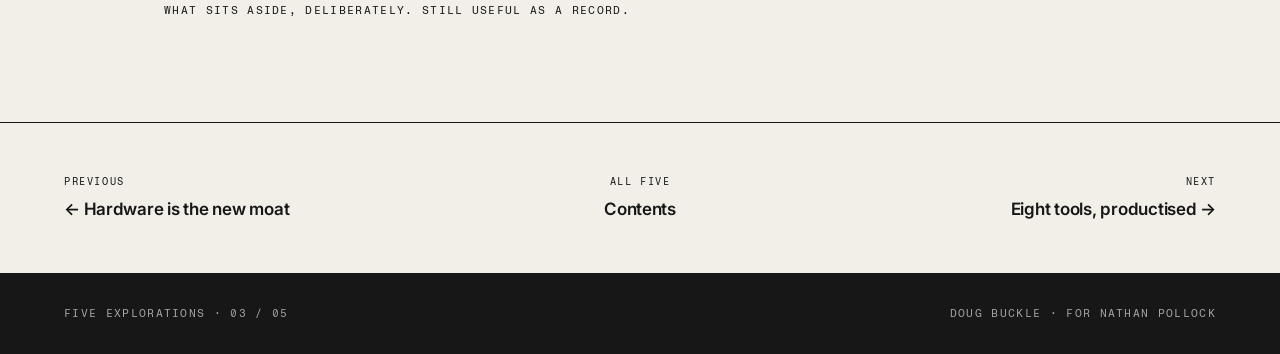
<file: nathan-dougbuckle-com/explorations/03-validation.html>
<!doctype html>
<html lang="en">
<head>
<meta charset="utf-8" />
<meta name="viewport" content="width=device-width, initial-scale=1" />
<title>The one we walked away from — Five Explorations</title>
<meta name="description" content="A short reading on the validation-tool idea, and the discipline of saying no." />
<meta name="robots" content="noindex, nofollow" />
<link rel="preconnect" href="https://fonts.googleapis.com">
<link rel="preconnect" href="https://fonts.gstatic.com" crossorigin>
<link href="https://fonts.googleapis.com/css2?family=Fragment+Mono&family=Inter:wght@300;400;500;600;700;800;900&family=Playfair+Display:ital,wght@0,400;0,500;1,400;1,500;1,600&display=swap" rel="stylesheet">
<link rel="stylesheet" href="style.css">
</head>
<body>

<header class="top">
  <div class="top-row">
    <div class="breadcrumb">Five Explorations · <span class="current">03 — The one we walked away from</span></div>
    <a class="home" href="contents.html">All five</a>
  </div>
</header>

<section class="context">
  <div class="context-inner">
    The shortest piece in the reader. About an idea we explored, reframed, and then deliberately set aside — and what that decision says about the roadmap.
  </div>
</section>

<section class="hero">
  <img class="hero-bg" src="images_v2/07_validation_parked.png" alt="">
  <div class="hero-overlay"></div>
  <div class="hero-content">
    <div class="eyebrow">03 / Parked</div>
    <h1>The one we <em>walked away from.</em></h1>
    <p class="lede">A website tool where founders pitch their idea and get a Katapult-style validation report. Considered, reframed, and ultimately set aside. Not a defeat — discipline.</p>
  </div>
</section>

<article class="article">

  <div class="eyebrow-section">The idea, in plain language</div>

  <h2>A tool on the website. <em>An instant research report as the entry point to Katapult.</em></h2>

  <p>The proposition: a tool on katapult.com.au where a prospective client could submit their product concept and quickly receive a Katapult-style research report. The first page available immediately on submission, the deeper analysis walked through with the sales team. Half lead magnet, half value demonstrator — a way for a serious operator to experience Katapult's thinking before ever booking a meeting.</p>

  <p>A clean motion on paper. Worth working through carefully.</p>

  <div class="eyebrow-section">Where we landed</div>

  <h2>Parked. <em>For honest reasons.</em></h2>

  <p>Two structural problems didn't survive scrutiny:</p>

  <p><strong>Founders most worth attracting are least willing to share IP into a web form.</strong> Serious operators are protective of their product thinking — especially now, as AI tools make every piece of input easier to replicate. A tool that asks for IP filters toward enthusiastic inventors and away from the enterprise prospects Katapult is built to serve.</p>

  <p><strong>The pattern recognition that would have powered the tool belongs somewhere else.</strong> Katapult's edge — twenty years of cross-category pattern recognition — is more powerful when it's <em>demonstrated</em> in a workshop or an essay than when it's <em>requested</em> in exchange for filling out a form.</p>

  <p>The right move was to park it cleanly and put Katapult's pattern-recognition edge on surfaces that don't ask the client to surrender anything first.</p>

</article>

<div class="pull">
  <blockquote>"The founders most worth attracting are exactly the ones least willing to type their idea into a stranger's form. It's not a UX problem you fix with reassuring copy."</blockquote>
  <div class="attribution">— The clearest reason the idea didn't survive</div>
</div>

<article class="article">

  <div class="eyebrow-section">What this tells us about everything else</div>

  <h2>Lead generation that asks for IP <em>filters the wrong way.</em></h2>

  <p>Two principles for how Katapult attracts the clients it wants, drawn from this exploration:</p>

  <p><strong>Demonstrate the recognition, don't request it.</strong> Show Katapult's category insight in a published piece, in a workshop output a client has already paid for, in a case study about work that shipped. Don't ask a stranger to type their idea into a form for an unproven payoff.</p>

  <p><strong>Make Katapult's surfaces feel like the work, not like the sales.</strong> A founder reading a sharp piece on hardware moats, or experiencing a Katapult workshop, gets the value before any commitment is made. That's what the validation tool was trying to do — but it asked for trust before earning it.</p>

  <p>This principle now lives inside two of the other ideas in this reading. The workshop earns trust by delivering $25K of value for $4K. The LinkedIn series earns it by being publicly visible thinking. Together they do what the validation tool was trying to do, but cleanly.</p>

  <div class="see-also">
    <div class="label">Where the category-reading edge actually lives →</div>
    <a href="05-workshop.html">The Workshop</a>
    <div class="why">The pattern recognition that would have powered the validation tool is now the centrepiece of the workshop product. Same edge, better surface.</div>
  </div>

</article>

<figure class="figure">
  <img src="images_v2/11_outro.png" alt="A quiet horizon — the discipline of saying no">
  <figcaption>What sits aside, deliberately. Still useful as a record.</figcaption>
</figure>

<nav class="nav-foot">
  <div class="nav-foot-inner">
    <a class="nav-prev" href="02-moat.html">
      <span class="nav-label">Previous</span>
      <span class="nav-title">Hardware is the new moat</span>
    </a>
    <a class="nav-center" href="contents.html">
      <span class="nav-label">All five</span>
      <span class="nav-title">Contents</span>
    </a>
    <a class="nav-next" href="04-toolkit.html">
      <span class="nav-label">Next</span>
      <span class="nav-title">Eight tools, productised</span>
    </a>
  </div>
</nav>

<footer class="foot">
  <div class="foot-inner">
    <span>Five Explorations · 03 / 05</span>
    <span>Doug Buckle · for Nathan Pollock</span>
  </div>
</footer>

</body>
</html>
</file>
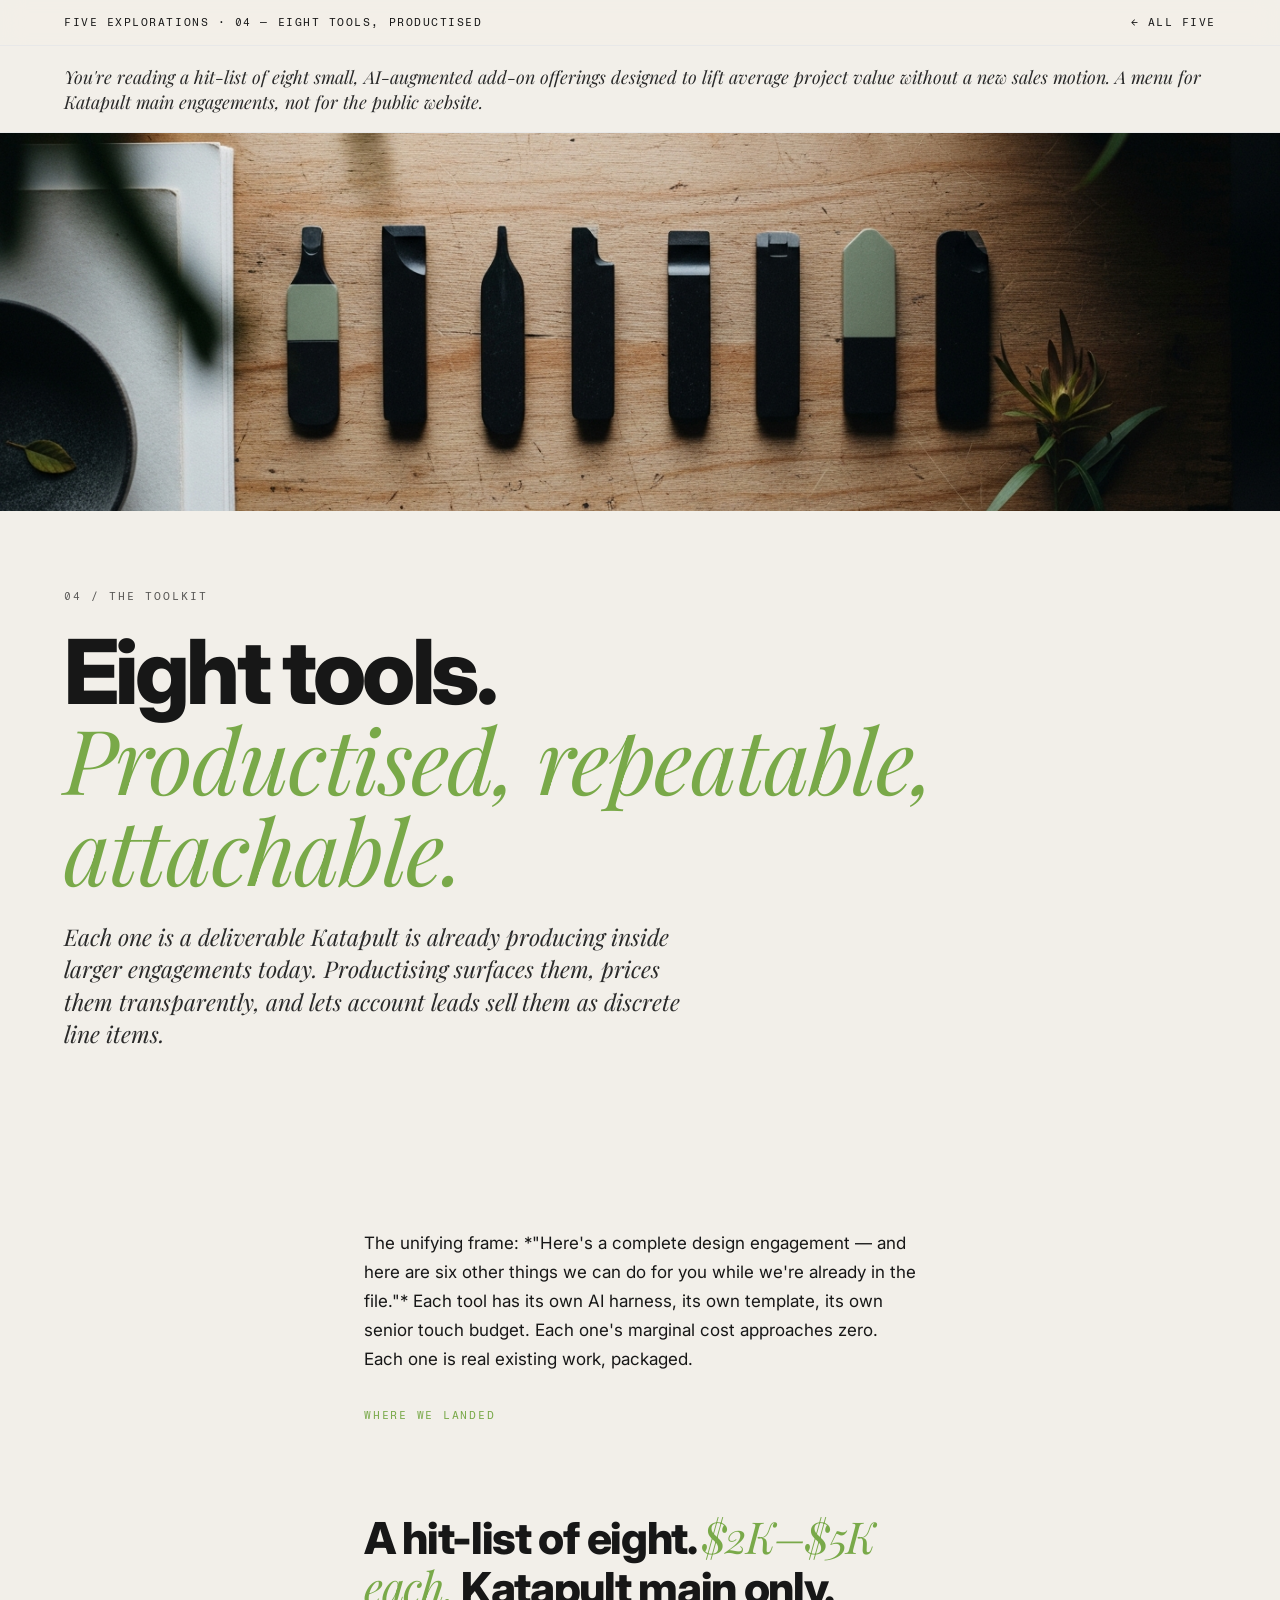
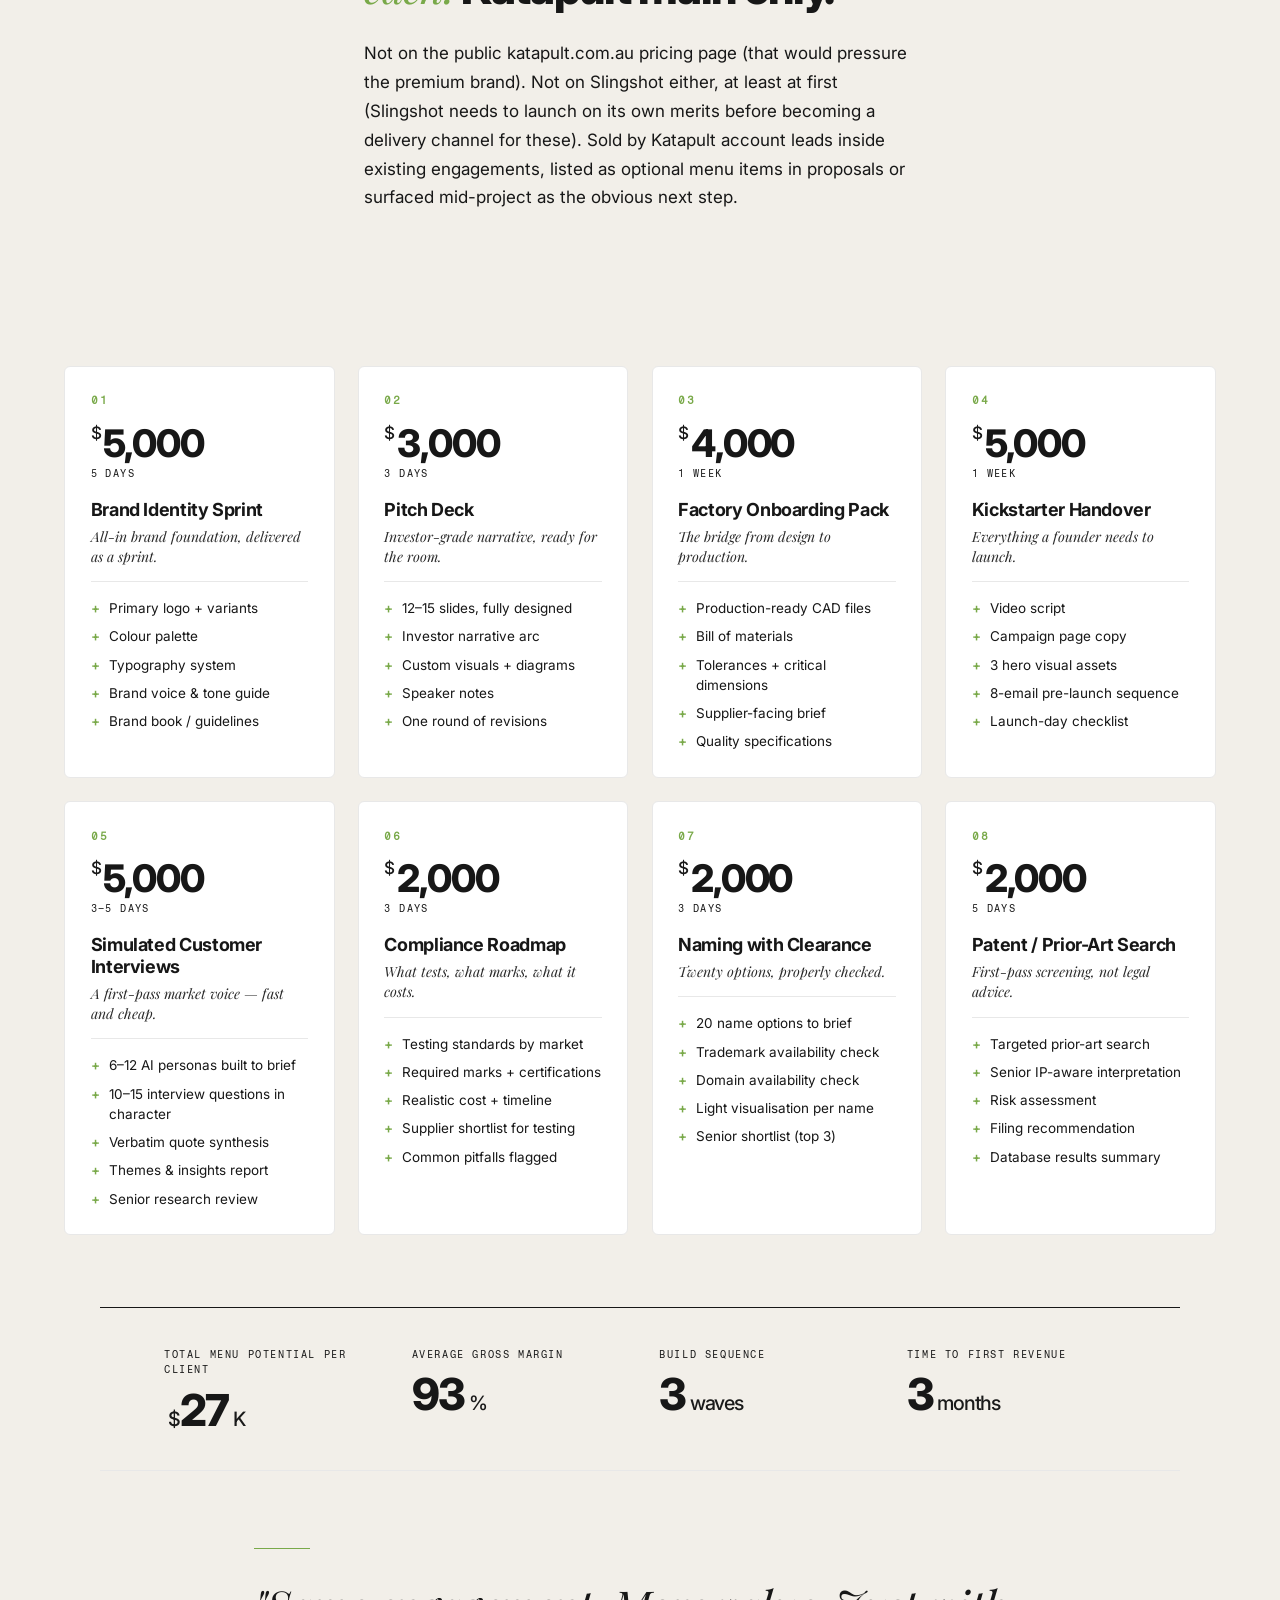
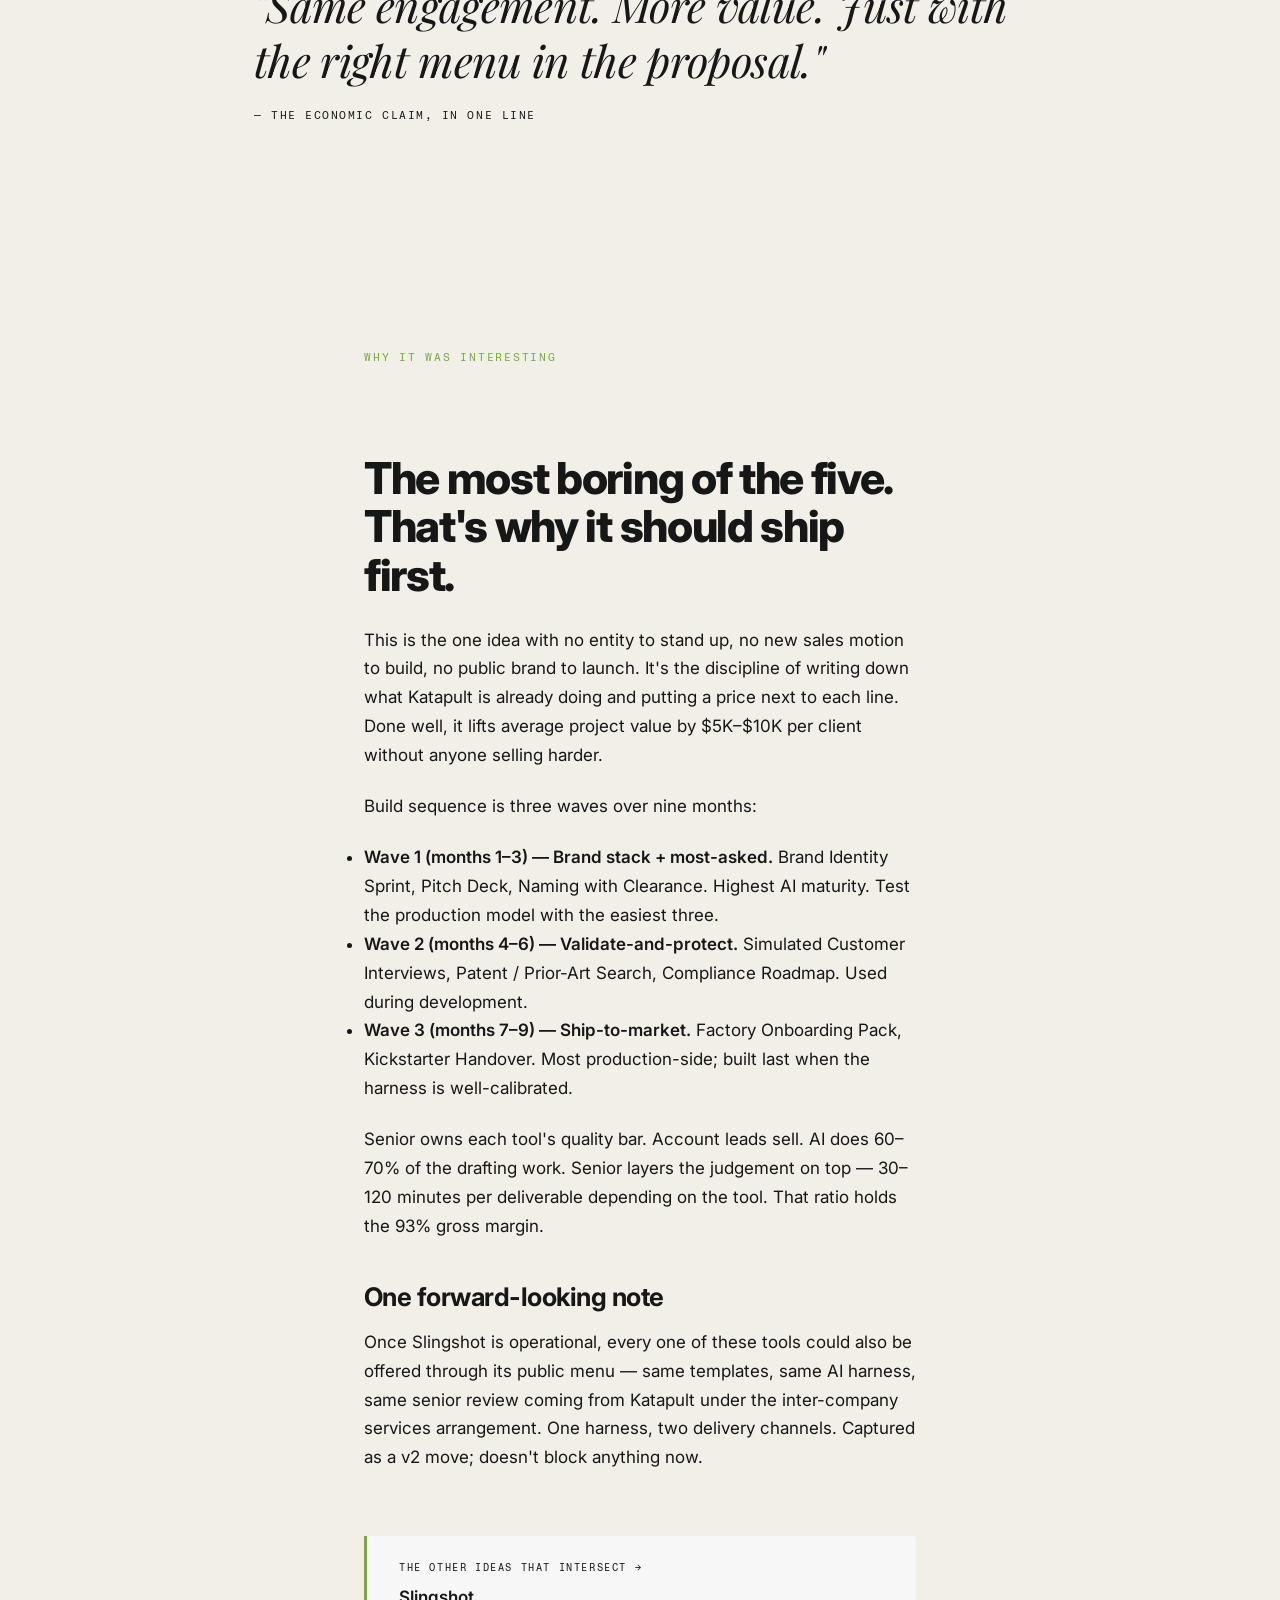
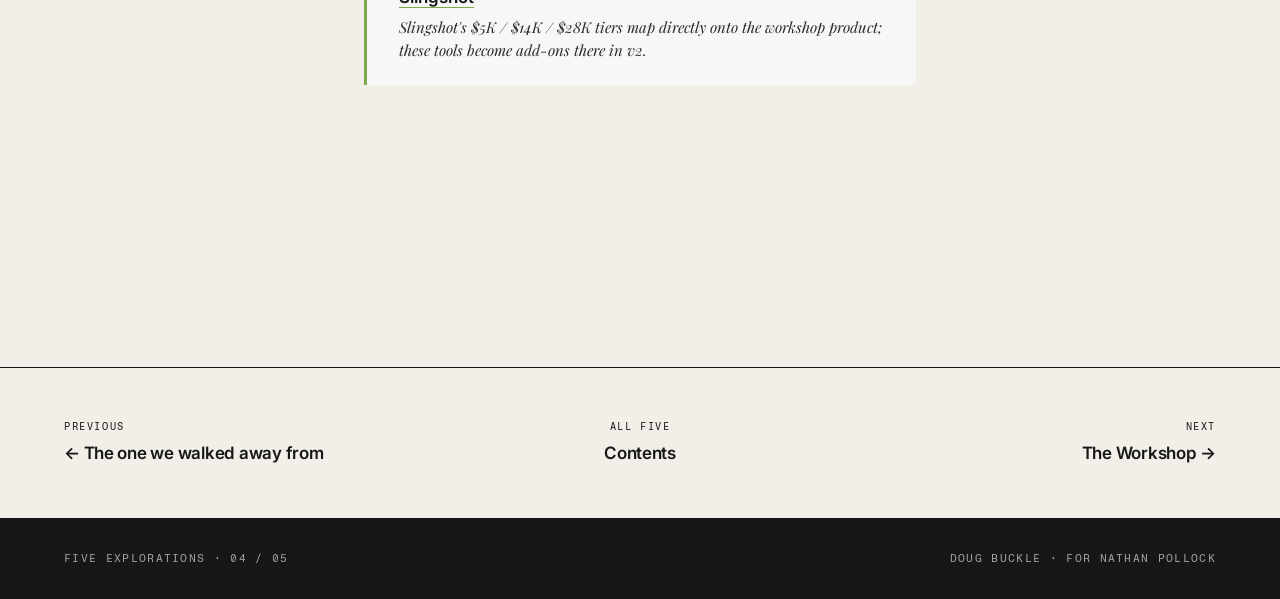
<file: nathan-dougbuckle-com/explorations/04-toolkit.html>
<!doctype html>
<html lang="en">
<head>
<meta charset="utf-8" />
<meta name="viewport" content="width=device-width, initial-scale=1" />
<title>Eight tools, productised — Five Explorations</title>
<meta name="description" content="A hit-list of eight AI-augmented add-ons that attach to existing Katapult engagements." />
<meta name="robots" content="noindex, nofollow" />
<link rel="preconnect" href="https://fonts.googleapis.com">
<link rel="preconnect" href="https://fonts.gstatic.com" crossorigin>
<link href="https://fonts.googleapis.com/css2?family=Fragment+Mono&family=Inter:wght@300;400;500;600;700;800;900&family=Playfair+Display:ital,wght@0,400;0,500;1,400;1,500;1,600&display=swap" rel="stylesheet">
<link rel="stylesheet" href="style.css">
</head>
<body>

<header class="top">
  <div class="top-row">
    <div class="breadcrumb">Five Explorations · <span class="current">04 — Eight tools, productised</span></div>
    <a class="home" href="contents.html">All five</a>
  </div>
</header>

<section class="context">
  <div class="context-inner">
    You're reading a hit-list of eight small, AI-augmented add-on offerings designed to lift average project value without a new sales motion. A menu for Katapult main engagements, not for the public website.
  </div>
</section>

<section class="hero">
  <img class="hero-bg" src="images_v2/08_toolkit_modular.png" alt="">
  <div class="hero-overlay"></div>
  <div class="hero-content">
    <div class="eyebrow">04 / The toolkit</div>
    <h1>Eight tools.<br><em>Productised, repeatable, attachable.</em></h1>
    <p class="lede">Each one is a deliverable Katapult is already producing inside larger engagements today. Productising surfaces them, prices them transparently, and lets account leads sell them as discrete line items.</p>
  </div>
</section>

<article class="article">

  <p>The unifying frame: *"Here's a complete design engagement — and here are six other things we can do for you while we're already in the file."* Each tool has its own AI harness, its own template, its own senior touch budget. Each one's marginal cost approaches zero. Each one is real existing work, packaged.</p>

  <div class="eyebrow-section">Where we landed</div>

  <h2>A hit-list of eight. <em>$2K–$5K each.</em> Katapult main only.</h2>

  <p>Not on the public katapult.com.au pricing page (that would pressure the premium brand). Not on Slingshot either, at least at first (Slingshot needs to launch on its own merits before becoming a delivery channel for these). Sold by Katapult account leads inside existing engagements, listed as optional menu items in proposals or surfaced mid-project as the obvious next step.</p>

</article>

<div class="menu-grid">

  <div class="menu-card">
    <div class="menu-num">01</div>
    <div class="menu-price"><span class="cur">$</span>5,000</div>
    <div class="menu-turnaround">5 days</div>
    <h3 class="menu-name">Brand Identity Sprint</h3>
    <p class="menu-deck">All-in brand foundation, delivered as a sprint.</p>
    <ul class="menu-includes">
      <li>Primary logo + variants</li>
      <li>Colour palette</li>
      <li>Typography system</li>
      <li>Brand voice &amp; tone guide</li>
      <li>Brand book / guidelines</li>
    </ul>
  </div>

  <div class="menu-card">
    <div class="menu-num">02</div>
    <div class="menu-price"><span class="cur">$</span>3,000</div>
    <div class="menu-turnaround">3 days</div>
    <h3 class="menu-name">Pitch Deck</h3>
    <p class="menu-deck">Investor-grade narrative, ready for the room.</p>
    <ul class="menu-includes">
      <li>12–15 slides, fully designed</li>
      <li>Investor narrative arc</li>
      <li>Custom visuals + diagrams</li>
      <li>Speaker notes</li>
      <li>One round of revisions</li>
    </ul>
  </div>

  <div class="menu-card">
    <div class="menu-num">03</div>
    <div class="menu-price"><span class="cur">$</span>4,000</div>
    <div class="menu-turnaround">1 week</div>
    <h3 class="menu-name">Factory Onboarding Pack</h3>
    <p class="menu-deck">The bridge from design to production.</p>
    <ul class="menu-includes">
      <li>Production-ready CAD files</li>
      <li>Bill of materials</li>
      <li>Tolerances + critical dimensions</li>
      <li>Supplier-facing brief</li>
      <li>Quality specifications</li>
    </ul>
  </div>

  <div class="menu-card">
    <div class="menu-num">04</div>
    <div class="menu-price"><span class="cur">$</span>5,000</div>
    <div class="menu-turnaround">1 week</div>
    <h3 class="menu-name">Kickstarter Handover</h3>
    <p class="menu-deck">Everything a founder needs to launch.</p>
    <ul class="menu-includes">
      <li>Video script</li>
      <li>Campaign page copy</li>
      <li>3 hero visual assets</li>
      <li>8-email pre-launch sequence</li>
      <li>Launch-day checklist</li>
    </ul>
  </div>

  <div class="menu-card">
    <div class="menu-num">05</div>
    <div class="menu-price"><span class="cur">$</span>5,000</div>
    <div class="menu-turnaround">3–5 days</div>
    <h3 class="menu-name">Simulated Customer Interviews</h3>
    <p class="menu-deck">A first-pass market voice — fast and cheap.</p>
    <ul class="menu-includes">
      <li>6–12 AI personas built to brief</li>
      <li>10–15 interview questions in character</li>
      <li>Verbatim quote synthesis</li>
      <li>Themes &amp; insights report</li>
      <li>Senior research review</li>
    </ul>
  </div>

  <div class="menu-card">
    <div class="menu-num">06</div>
    <div class="menu-price"><span class="cur">$</span>2,000</div>
    <div class="menu-turnaround">3 days</div>
    <h3 class="menu-name">Compliance Roadmap</h3>
    <p class="menu-deck">What tests, what marks, what it costs.</p>
    <ul class="menu-includes">
      <li>Testing standards by market</li>
      <li>Required marks + certifications</li>
      <li>Realistic cost + timeline</li>
      <li>Supplier shortlist for testing</li>
      <li>Common pitfalls flagged</li>
    </ul>
  </div>

  <div class="menu-card">
    <div class="menu-num">07</div>
    <div class="menu-price"><span class="cur">$</span>2,000</div>
    <div class="menu-turnaround">3 days</div>
    <h3 class="menu-name">Naming with Clearance</h3>
    <p class="menu-deck">Twenty options, properly checked.</p>
    <ul class="menu-includes">
      <li>20 name options to brief</li>
      <li>Trademark availability check</li>
      <li>Domain availability check</li>
      <li>Light visualisation per name</li>
      <li>Senior shortlist (top 3)</li>
    </ul>
  </div>

  <div class="menu-card">
    <div class="menu-num">08</div>
    <div class="menu-price"><span class="cur">$</span>2,000</div>
    <div class="menu-turnaround">5 days</div>
    <h3 class="menu-name">Patent / Prior-Art Search</h3>
    <p class="menu-deck">First-pass screening, not legal advice.</p>
    <ul class="menu-includes">
      <li>Targeted prior-art search</li>
      <li>Senior IP-aware interpretation</li>
      <li>Risk assessment</li>
      <li>Filing recommendation</li>
      <li>Database results summary</li>
    </ul>
  </div>

</div>

<div class="stats">
  <div class="stat">
    <div class="label">Total menu potential per client</div>
    <div class="value"><span class="unit">$</span>27<span class="unit">K</span></div>
  </div>
  <div class="stat">
    <div class="label">Average gross margin</div>
    <div class="value">93<span class="unit">%</span></div>
  </div>
  <div class="stat">
    <div class="label">Build sequence</div>
    <div class="value">3<span class="unit">waves</span></div>
  </div>
  <div class="stat">
    <div class="label">Time to first revenue</div>
    <div class="value">3<span class="unit">months</span></div>
  </div>
</div>

<div class="pull">
  <blockquote>"Same engagement. More value. Just with the right menu in the proposal."</blockquote>
  <div class="attribution">— The economic claim, in one line</div>
</div>

<article class="article">

  <div class="eyebrow-section">Why it was interesting</div>

  <h2>The most boring of the five.<br>That's why it should ship first.</h2>

  <p>This is the one idea with no entity to stand up, no new sales motion to build, no public brand to launch. It's the discipline of writing down what Katapult is already doing and putting a price next to each line. Done well, it lifts average project value by $5K–$10K per client without anyone selling harder.</p>

  <p>Build sequence is three waves over nine months:</p>

  <ul>
    <li><strong>Wave 1 (months 1–3) — Brand stack + most-asked.</strong> Brand Identity Sprint, Pitch Deck, Naming with Clearance. Highest AI maturity. Test the production model with the easiest three.</li>
    <li><strong>Wave 2 (months 4–6) — Validate-and-protect.</strong> Simulated Customer Interviews, Patent / Prior-Art Search, Compliance Roadmap. Used during development.</li>
    <li><strong>Wave 3 (months 7–9) — Ship-to-market.</strong> Factory Onboarding Pack, Kickstarter Handover. Most production-side; built last when the harness is well-calibrated.</li>
  </ul>

  <p>Senior owns each tool's quality bar. Account leads sell. AI does 60–70% of the drafting work. Senior layers the judgement on top — 30–120 minutes per deliverable depending on the tool. That ratio holds the 93% gross margin.</p>

  <h3>One forward-looking note</h3>

  <p>Once Slingshot is operational, every one of these tools could also be offered through its public menu — same templates, same AI harness, same senior review coming from Katapult under the inter-company services arrangement. One harness, two delivery channels. Captured as a v2 move; doesn't block anything now.</p>

  <div class="see-also">
    <div class="label">The other ideas that intersect →</div>
    <a href="01-slingshot.html">Slingshot</a>
    <div class="why">Slingshot's $5K / $14K / $28K tiers map directly onto the workshop product; these tools become add-ons there in v2.</div>
  </div>

</article>

<nav class="nav-foot">
  <div class="nav-foot-inner">
    <a class="nav-prev" href="03-validation.html">
      <span class="nav-label">Previous</span>
      <span class="nav-title">The one we walked away from</span>
    </a>
    <a class="nav-center" href="contents.html">
      <span class="nav-label">All five</span>
      <span class="nav-title">Contents</span>
    </a>
    <a class="nav-next" href="05-workshop.html">
      <span class="nav-label">Next</span>
      <span class="nav-title">The Workshop</span>
    </a>
  </div>
</nav>

<footer class="foot">
  <div class="foot-inner">
    <span>Five Explorations · 04 / 05</span>
    <span>Doug Buckle · for Nathan Pollock</span>
  </div>
</footer>

</body>
</html>
</file>
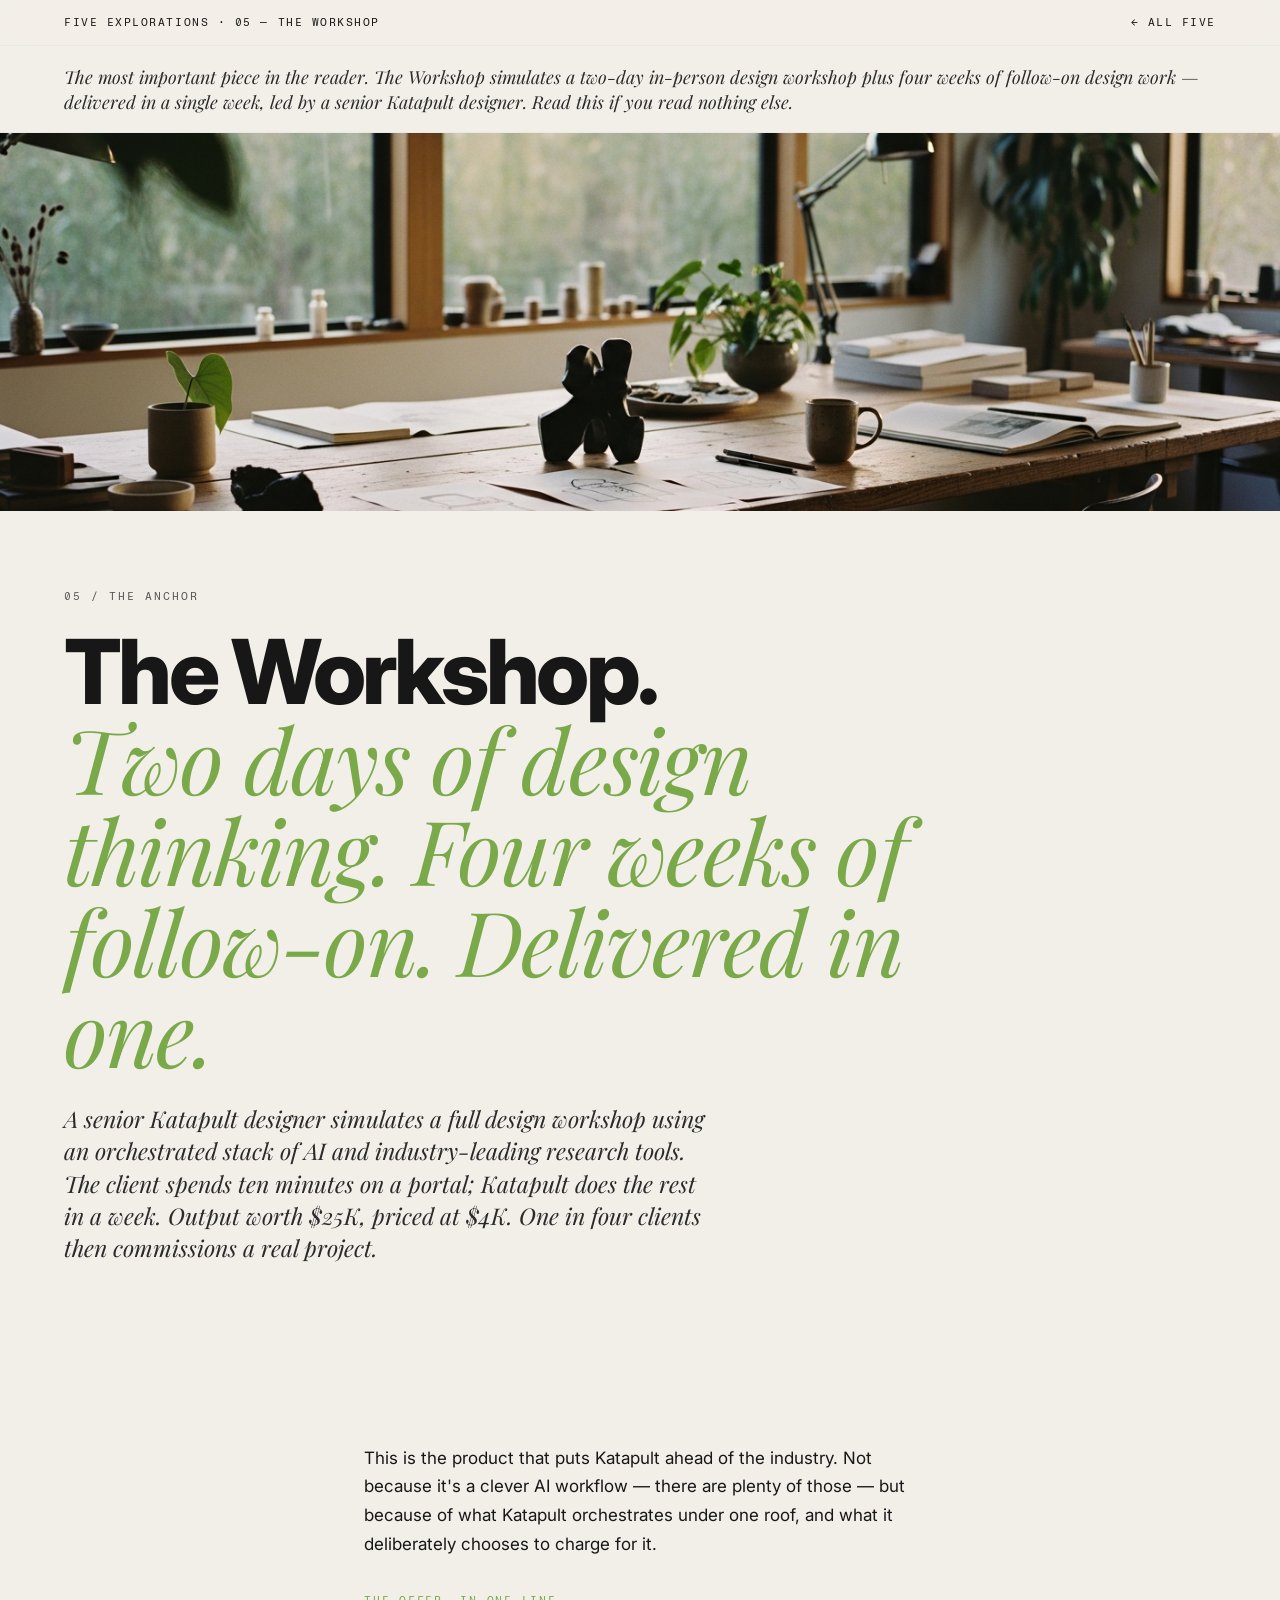
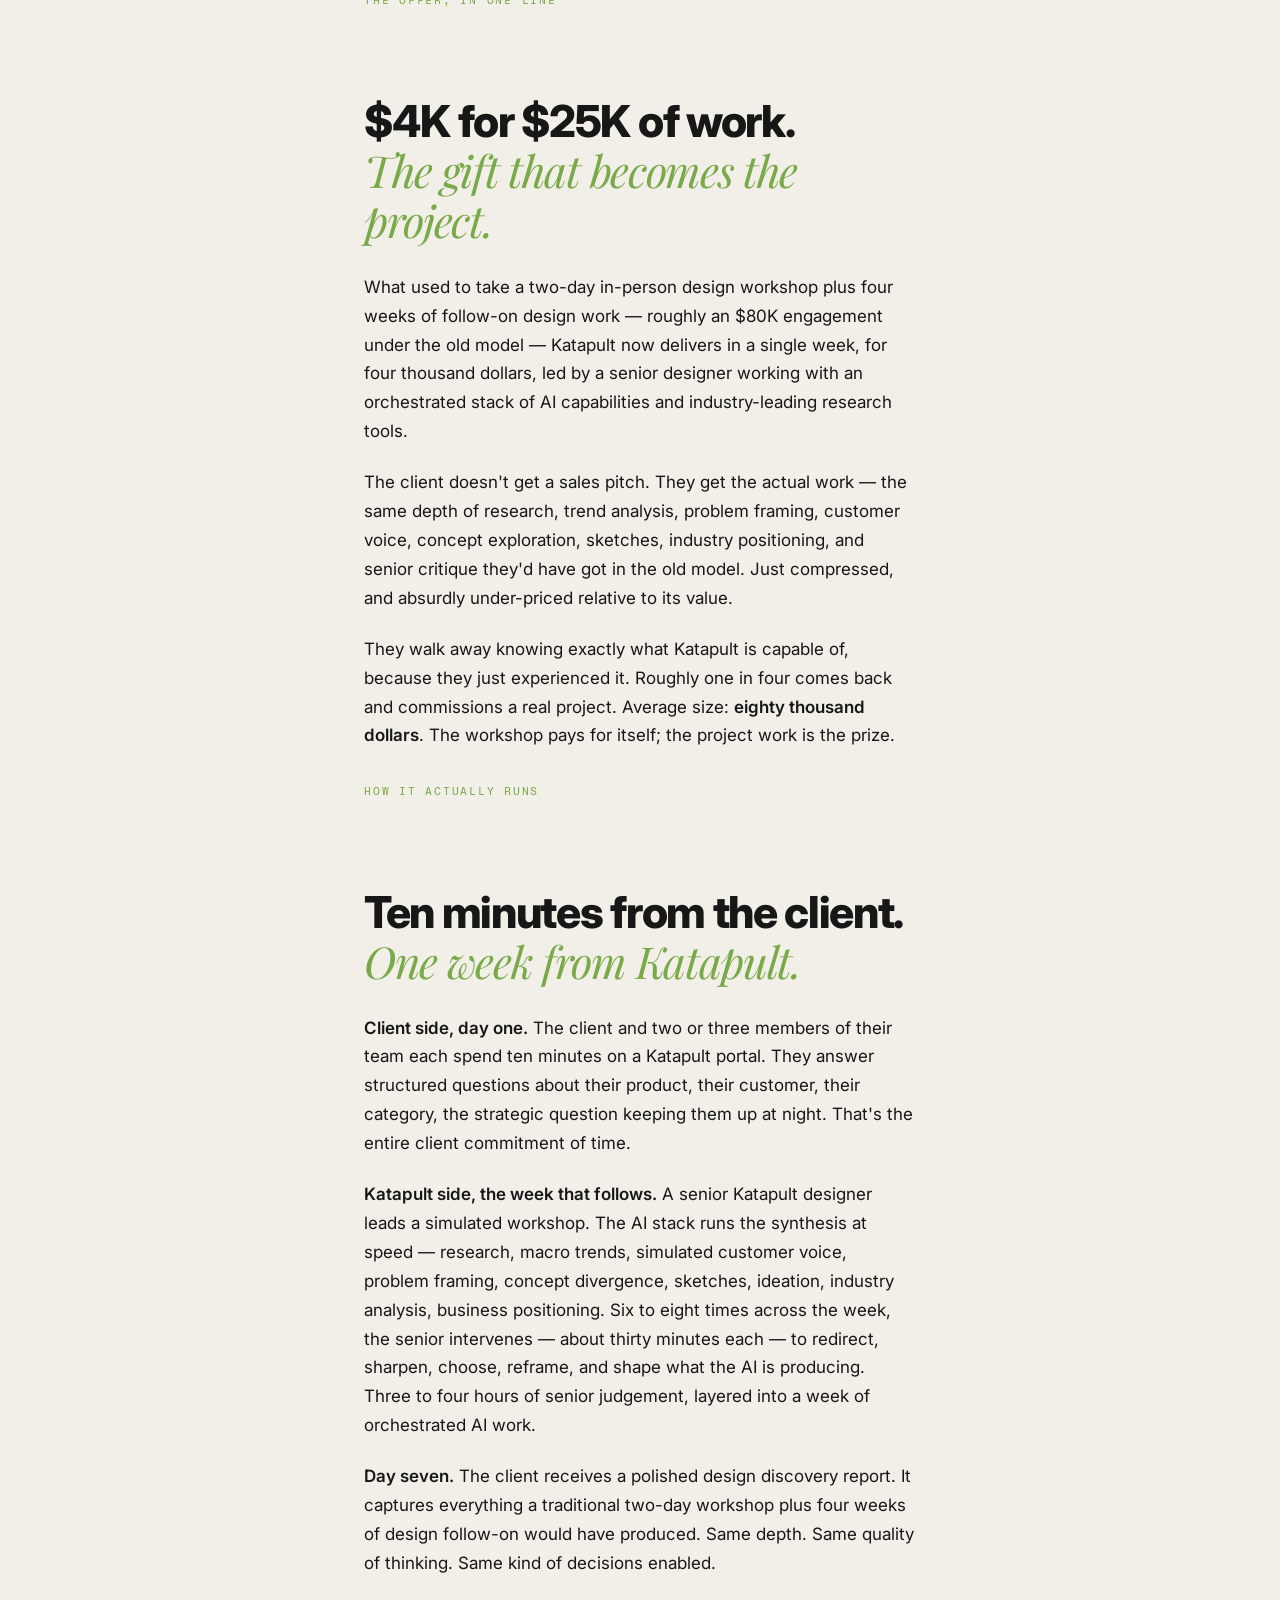
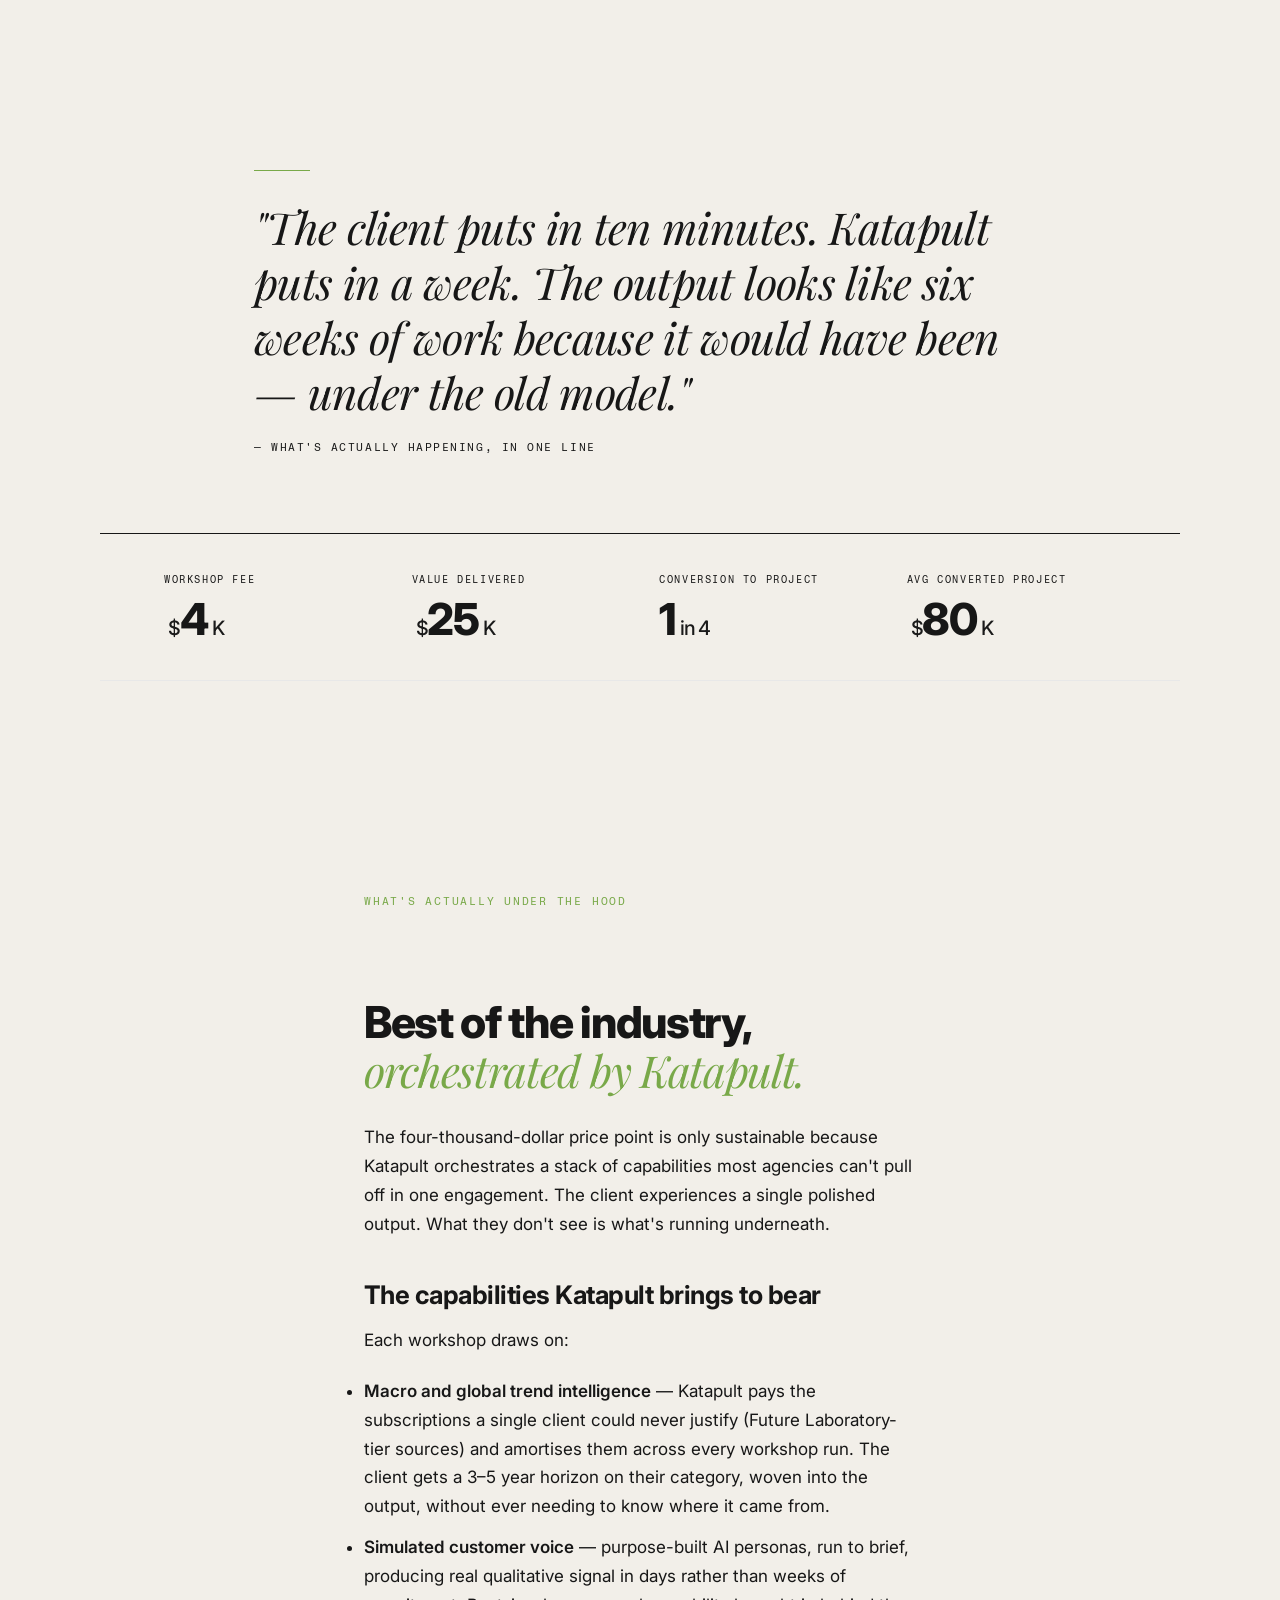
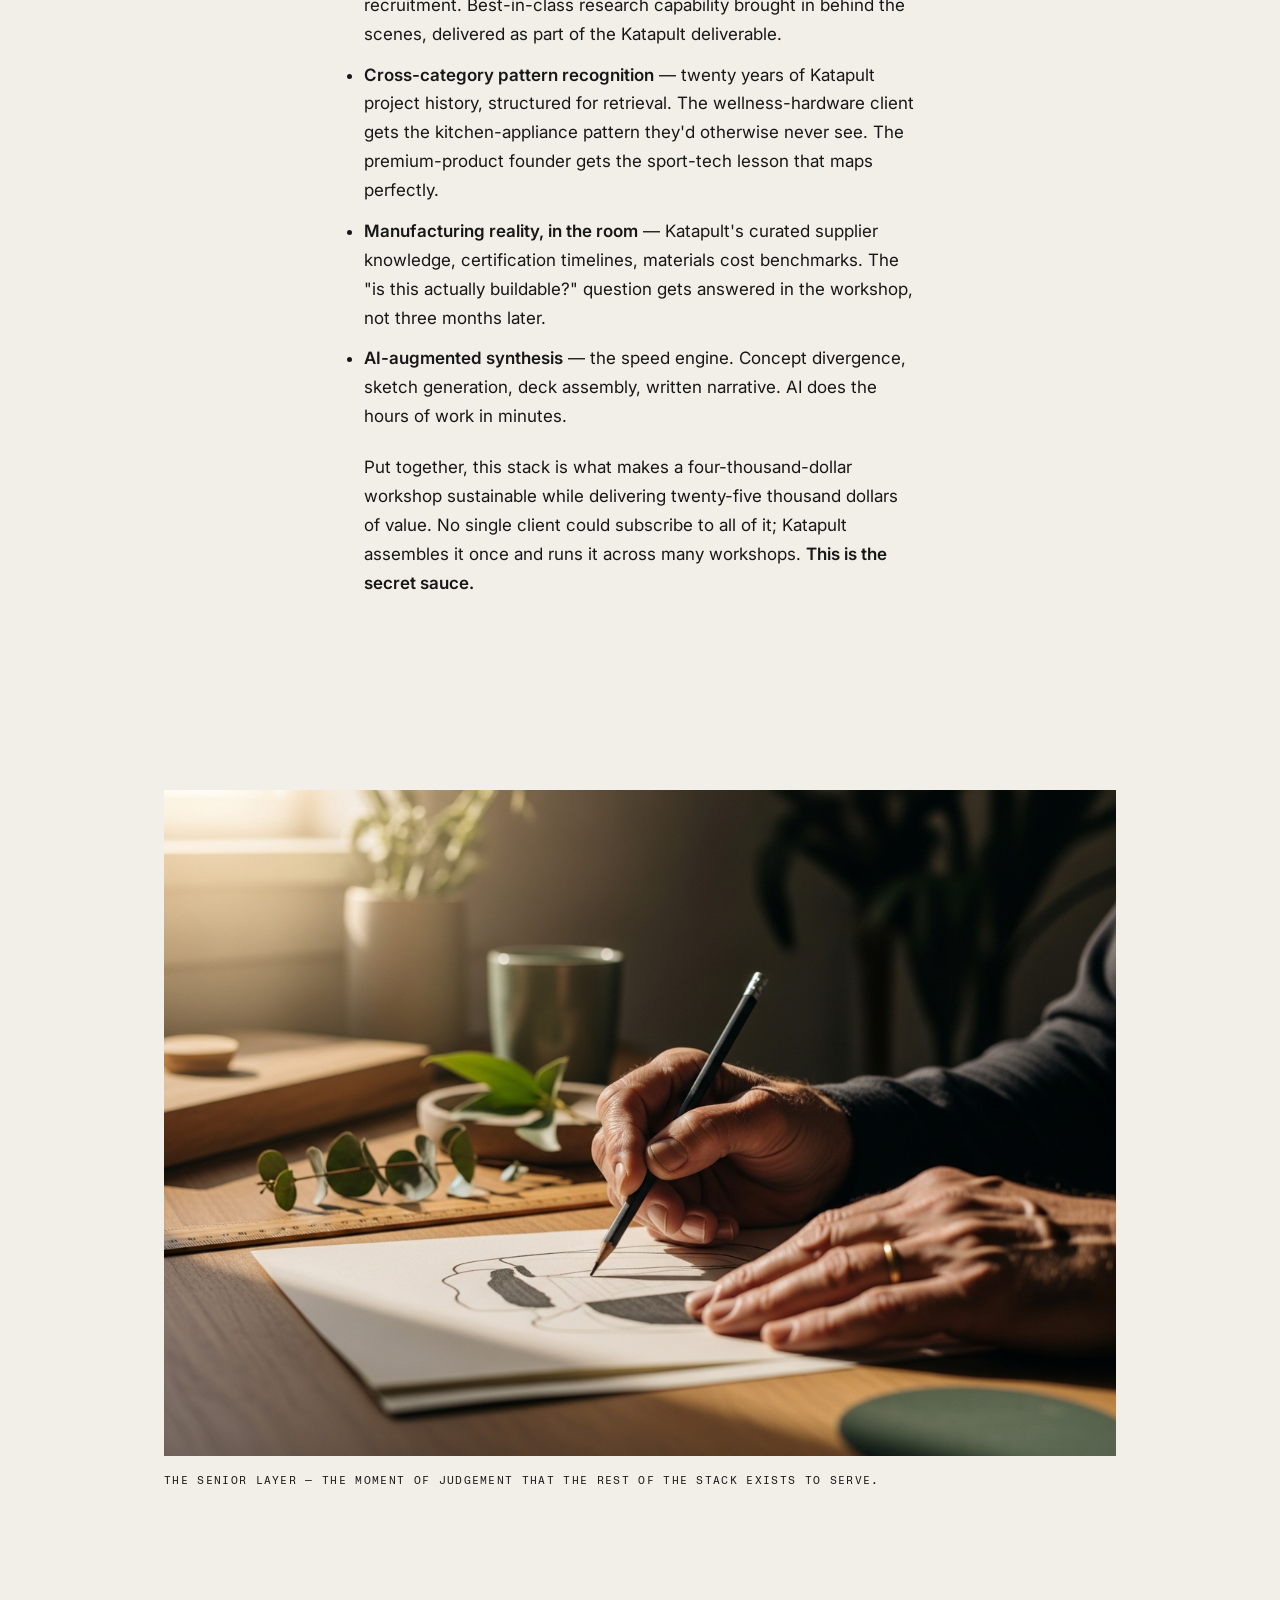
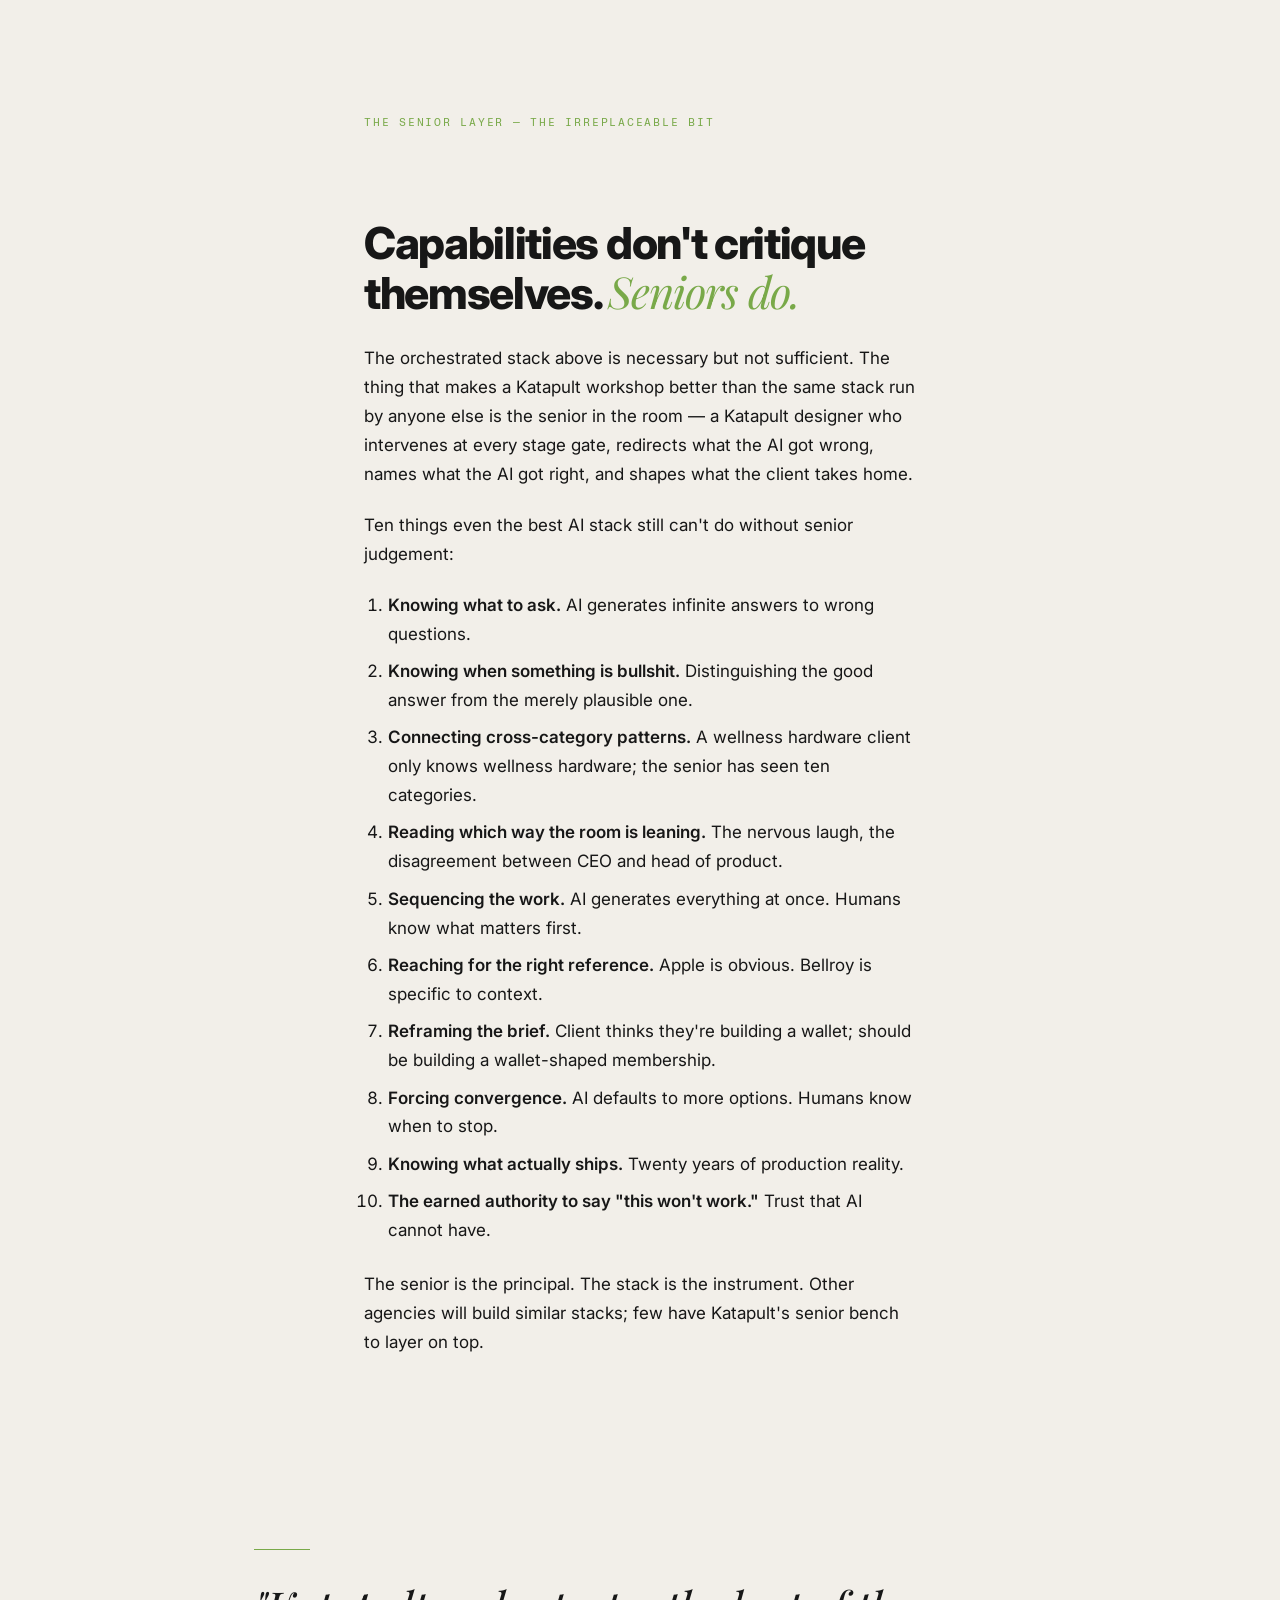
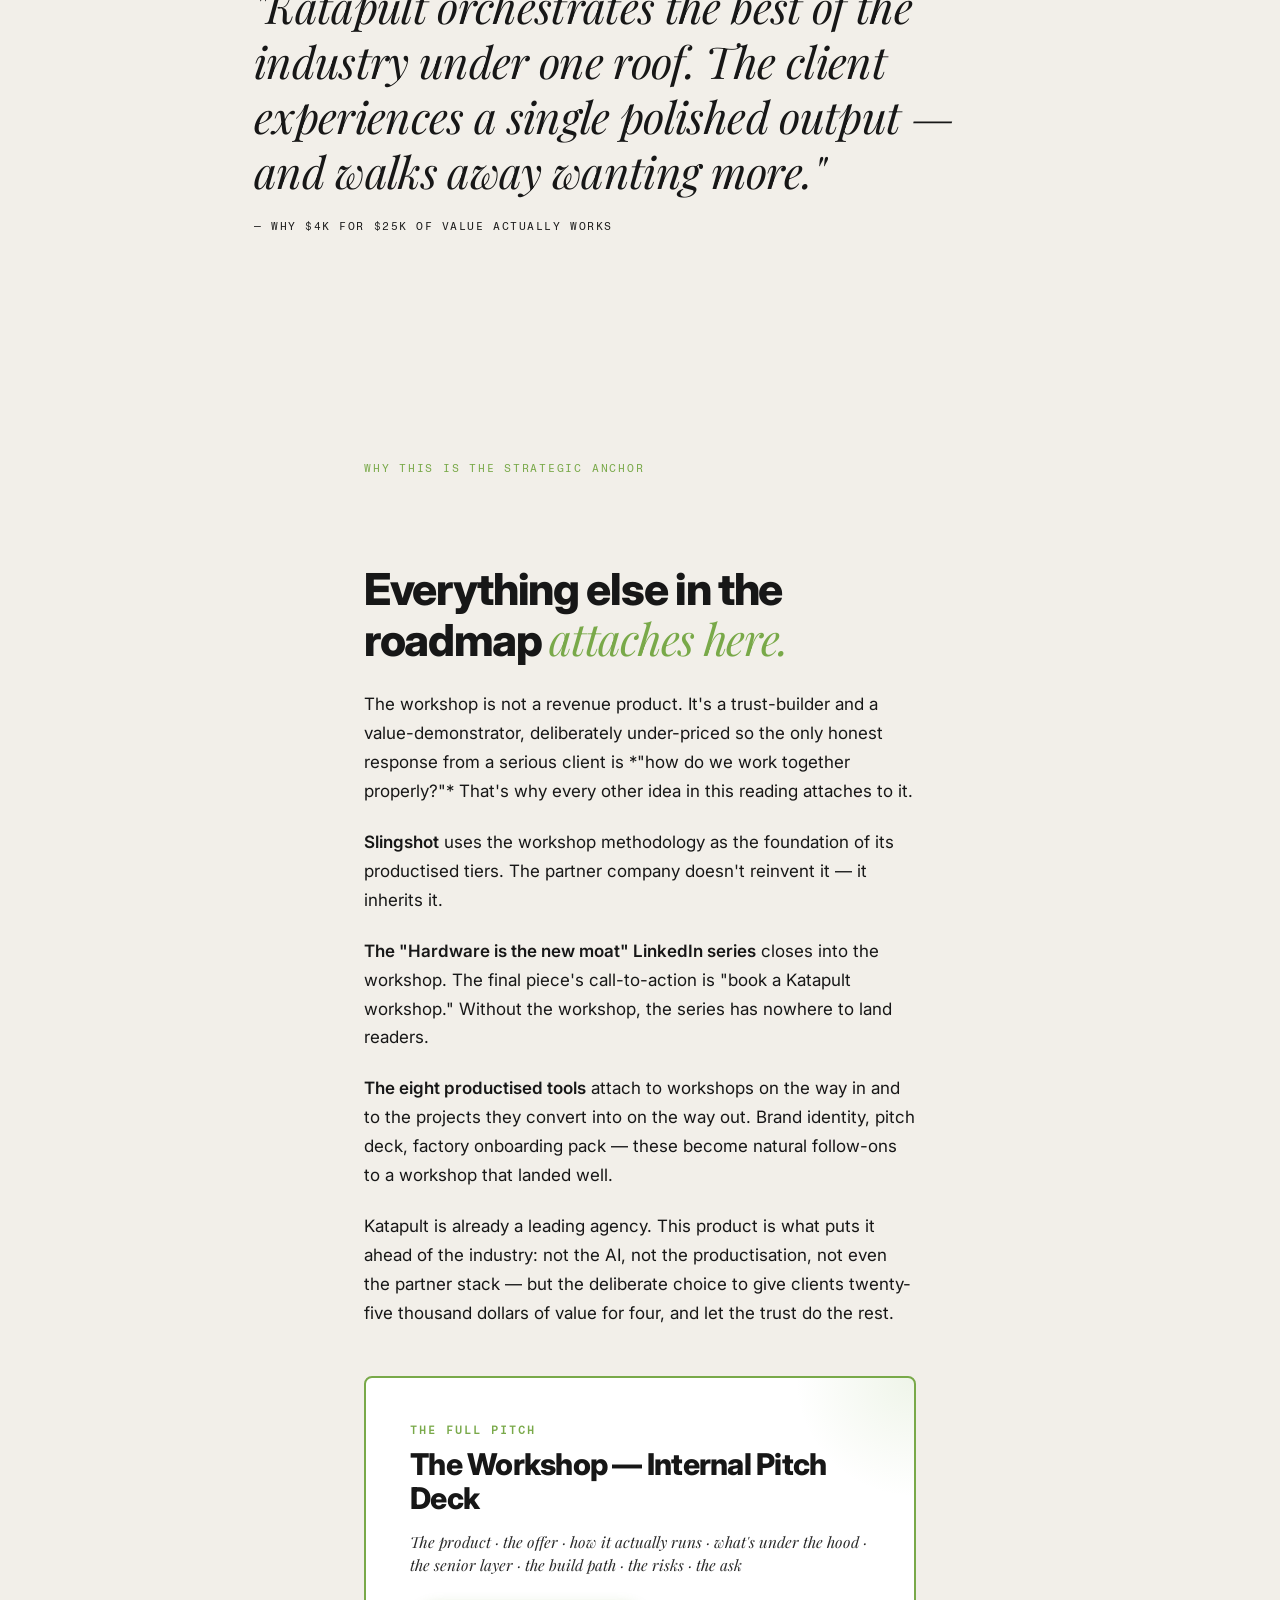
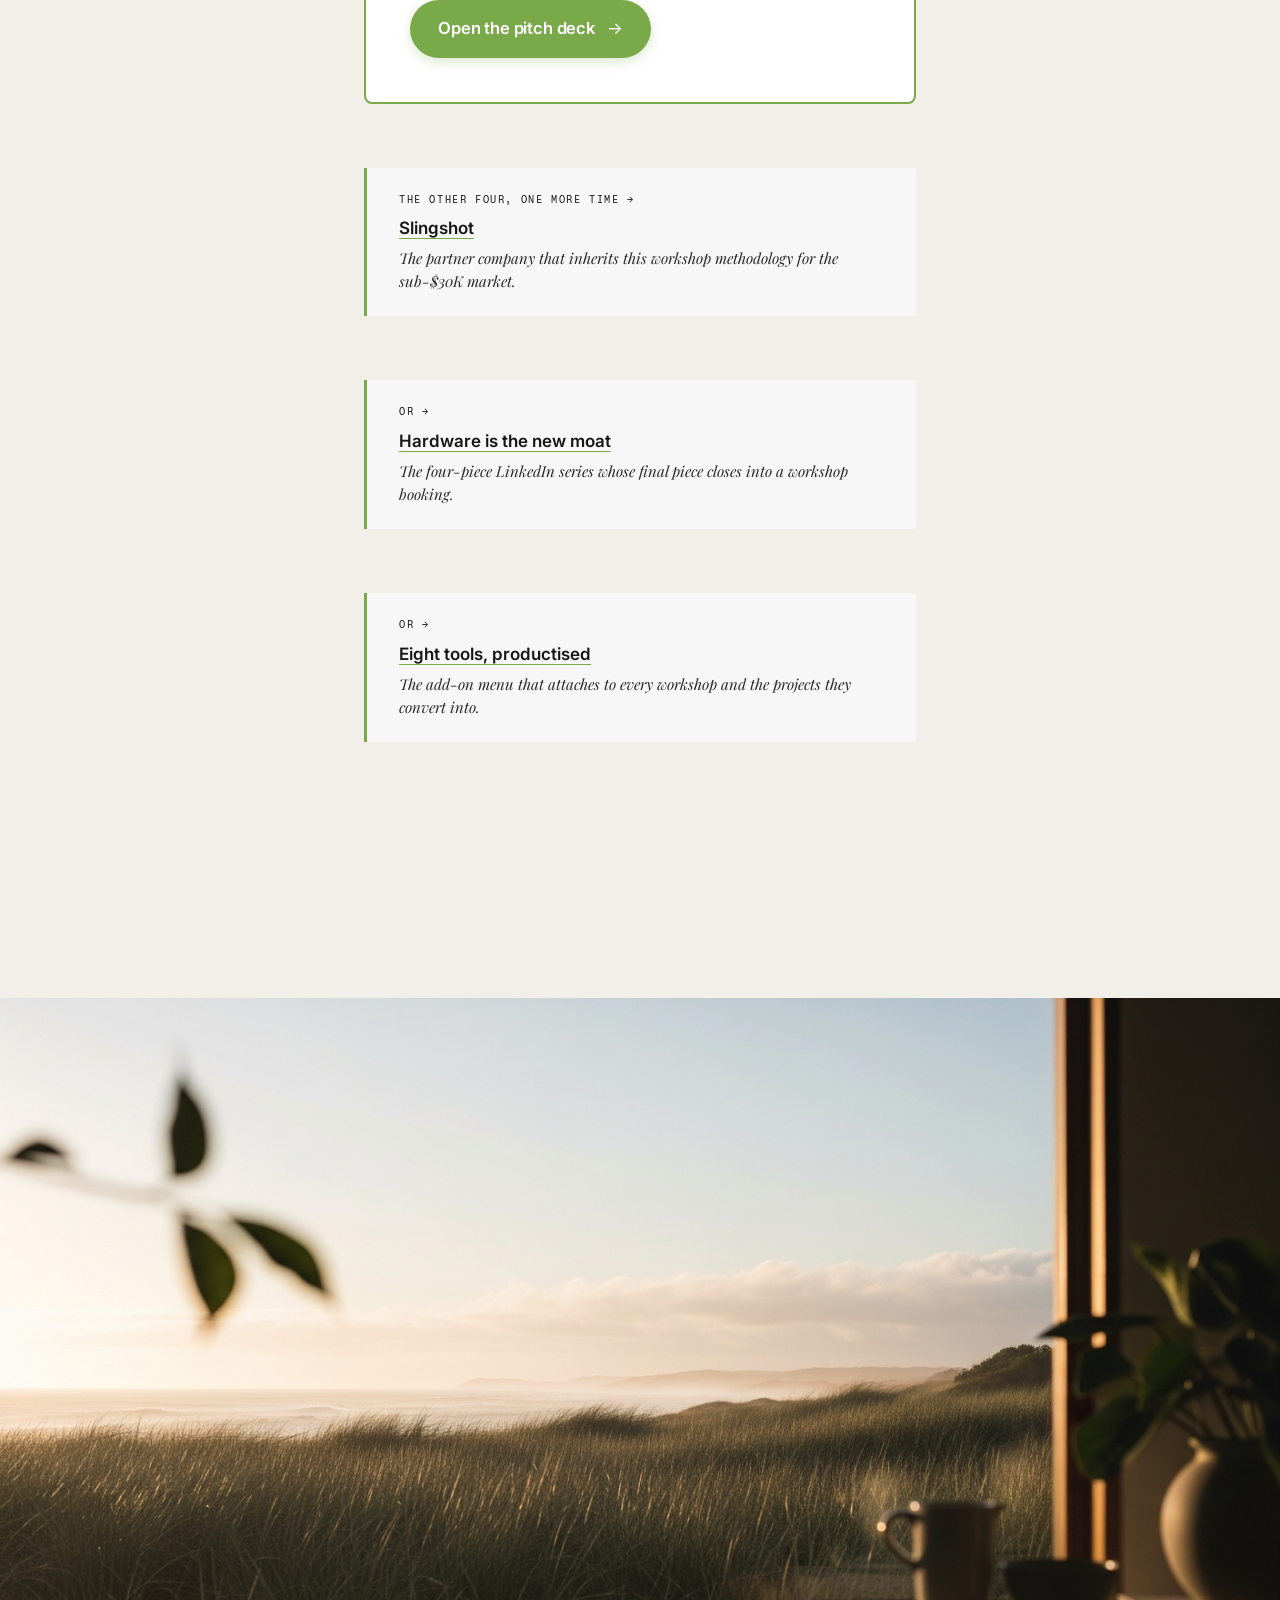
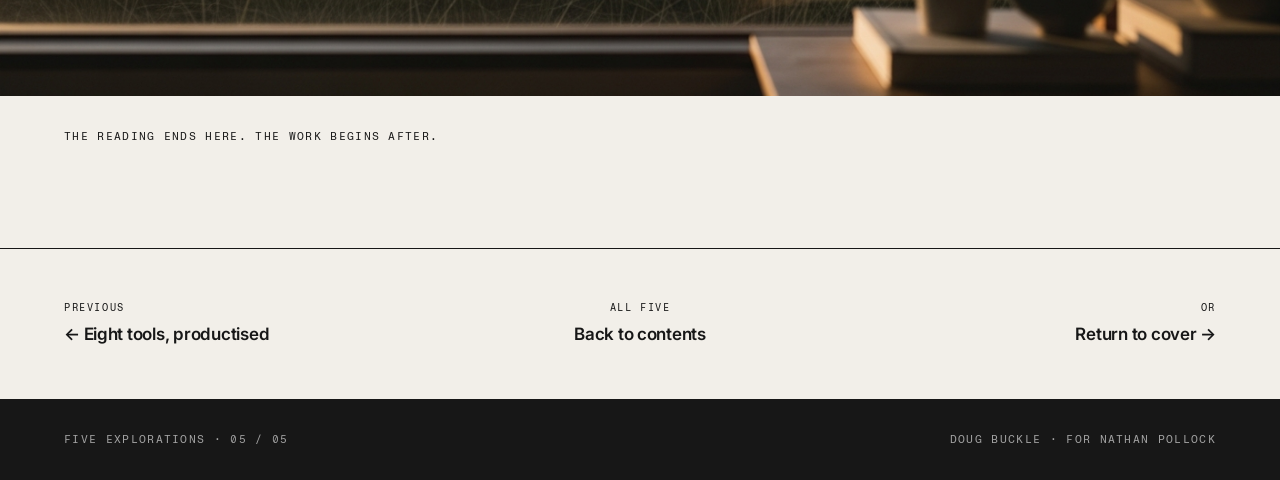
<file: nathan-dougbuckle-com/explorations/05-workshop.html>
<!doctype html>
<html lang="en">
<head>
<meta charset="utf-8" />
<meta name="viewport" content="width=device-width, initial-scale=1" />
<title>The Workshop — Five Explorations</title>
<meta name="description" content="The strategic anchor for everything else. Where the senior is the principal and AI is the instrument." />
<meta name="robots" content="noindex, nofollow" />
<link rel="preconnect" href="https://fonts.googleapis.com">
<link rel="preconnect" href="https://fonts.gstatic.com" crossorigin>
<link href="https://fonts.googleapis.com/css2?family=Fragment+Mono&family=Inter:wght@300;400;500;600;700;800;900&family=Playfair+Display:ital,wght@0,400;0,500;1,400;1,500;1,600&display=swap" rel="stylesheet">
<link rel="stylesheet" href="style.css">
</head>
<body>

<header class="top">
  <div class="top-row">
    <div class="breadcrumb">Five Explorations · <span class="current">05 — The Workshop</span></div>
    <a class="home" href="contents.html">All five</a>
  </div>
</header>

<section class="context">
  <div class="context-inner">
    The most important piece in the reader. The Workshop simulates a two-day in-person design workshop plus four weeks of follow-on design work — delivered in a single week, led by a senior Katapult designer. Read this if you read nothing else.
  </div>
</section>

<section class="hero">
  <img class="hero-bg" src="images_v2/09_workshop_hero.png" alt="">
  <div class="hero-overlay"></div>
  <div class="hero-content">
    <div class="eyebrow">05 / The anchor</div>
    <h1>The Workshop.<br><em>Two days of design thinking. Four weeks of follow-on. Delivered in one.</em></h1>
    <p class="lede">A senior Katapult designer simulates a full design workshop using an orchestrated stack of AI and industry-leading research tools. The client spends ten minutes on a portal; Katapult does the rest in a week. Output worth $25K, priced at $4K. One in four clients then commissions a real project.</p>
  </div>
</section>

<article class="article">

  <p>This is the product that puts Katapult ahead of the industry. Not because it's a clever AI workflow — there are plenty of those — but because of what Katapult orchestrates under one roof, and what it deliberately chooses to charge for it.</p>

  <div class="eyebrow-section">The offer, in one line</div>

  <h2>$4K for $25K of work.<br><em>The gift that becomes the project.</em></h2>

  <p>What used to take a two-day in-person design workshop plus four weeks of follow-on design work — roughly an $80K engagement under the old model — Katapult now delivers in a single week, for four thousand dollars, led by a senior designer working with an orchestrated stack of AI capabilities and industry-leading research tools.</p>

  <p>The client doesn't get a sales pitch. They get the actual work — the same depth of research, trend analysis, problem framing, customer voice, concept exploration, sketches, industry positioning, and senior critique they'd have got in the old model. Just compressed, and absurdly under-priced relative to its value.</p>

  <p>They walk away knowing exactly what Katapult is capable of, because they just experienced it. Roughly one in four comes back and commissions a real project. Average size: <strong>eighty thousand dollars</strong>. The workshop pays for itself; the project work is the prize.</p>

  <div class="eyebrow-section">How it actually runs</div>

  <h2>Ten minutes from the client. <em>One week from Katapult.</em></h2>

  <p><strong>Client side, day one.</strong> The client and two or three members of their team each spend ten minutes on a Katapult portal. They answer structured questions about their product, their customer, their category, the strategic question keeping them up at night. That's the entire client commitment of time.</p>

  <p><strong>Katapult side, the week that follows.</strong> A senior Katapult designer leads a simulated workshop. The AI stack runs the synthesis at speed — research, macro trends, simulated customer voice, problem framing, concept divergence, sketches, ideation, industry analysis, business positioning. Six to eight times across the week, the senior intervenes — about thirty minutes each — to redirect, sharpen, choose, reframe, and shape what the AI is producing. Three to four hours of senior judgement, layered into a week of orchestrated AI work.</p>

  <p><strong>Day seven.</strong> The client receives a polished design discovery report. It captures everything a traditional two-day workshop plus four weeks of design follow-on would have produced. Same depth. Same quality of thinking. Same kind of decisions enabled.</p>

</article>

<div class="pull">
  <blockquote>"The client puts in ten minutes. Katapult puts in a week. The output looks like six weeks of work because it would have been — under the old model."</blockquote>
  <div class="attribution">— What's actually happening, in one line</div>
</div>

<div class="stats">
  <div class="stat">
    <div class="label">Workshop fee</div>
    <div class="value"><span class="unit">$</span>4<span class="unit">K</span></div>
  </div>
  <div class="stat">
    <div class="label">Value delivered</div>
    <div class="value"><span class="unit">$</span>25<span class="unit">K</span></div>
  </div>
  <div class="stat">
    <div class="label">Conversion to project</div>
    <div class="value">1<span class="unit">in 4</span></div>
  </div>
  <div class="stat">
    <div class="label">Avg converted project</div>
    <div class="value"><span class="unit">$</span>80<span class="unit">K</span></div>
  </div>
</div>

<article class="article">

  <div class="eyebrow-section">What's actually under the hood</div>

  <h2>Best of the industry, <em>orchestrated by Katapult.</em></h2>

  <p>The four-thousand-dollar price point is only sustainable because Katapult orchestrates a stack of capabilities most agencies can't pull off in one engagement. The client experiences a single polished output. What they don't see is what's running underneath.</p>

  <h3>The capabilities Katapult brings to bear</h3>

  <p>Each workshop draws on:</p>

  <ul>
    <li style="margin-bottom: 0.7em;"><strong>Macro and global trend intelligence</strong> — Katapult pays the subscriptions a single client could never justify (Future Laboratory-tier sources) and amortises them across every workshop run. The client gets a 3–5 year horizon on their category, woven into the output, without ever needing to know where it came from.</li>
    <li style="margin-bottom: 0.7em;"><strong>Simulated customer voice</strong> — purpose-built AI personas, run to brief, producing real qualitative signal in days rather than weeks of recruitment. Best-in-class research capability brought in behind the scenes, delivered as part of the Katapult deliverable.</li>
    <li style="margin-bottom: 0.7em;"><strong>Cross-category pattern recognition</strong> — twenty years of Katapult project history, structured for retrieval. The wellness-hardware client gets the kitchen-appliance pattern they'd otherwise never see. The premium-product founder gets the sport-tech lesson that maps perfectly.</li>
    <li style="margin-bottom: 0.7em;"><strong>Manufacturing reality, in the room</strong> — Katapult's curated supplier knowledge, certification timelines, materials cost benchmarks. The "is this actually buildable?" question gets answered in the workshop, not three months later.</li>
    <li><strong>AI-augmented synthesis</strong> — the speed engine. Concept divergence, sketch generation, deck assembly, written narrative. AI does the hours of work in minutes.</li>
  </ul>

  <p>Put together, this stack is what makes a four-thousand-dollar workshop sustainable while delivering twenty-five thousand dollars of value. No single client could subscribe to all of it; Katapult assembles it once and runs it across many workshops. <strong>This is the secret sauce.</strong></p>

</article>

<figure class="figure">
  <img src="images_v2/10_workshop_detail.png" alt="A senior's hands on a sketch, mid-thought">
  <figcaption>The senior layer — the moment of judgement that the rest of the stack exists to serve.</figcaption>
</figure>

<article class="article">

  <div class="eyebrow-section">The senior layer — the irreplaceable bit</div>

  <h2>Capabilities don't critique themselves. <em>Seniors do.</em></h2>

  <p>The orchestrated stack above is necessary but not sufficient. The thing that makes a Katapult workshop better than the same stack run by anyone else is the senior in the room — a Katapult designer who intervenes at every stage gate, redirects what the AI got wrong, names what the AI got right, and shapes what the client takes home.</p>

  <p>Ten things even the best AI stack still can't do without senior judgement:</p>

  <ol style="padding-left: 1.4em; margin-bottom: 1.5em;">
    <li style="margin-bottom: 0.5em;"><strong>Knowing what to ask.</strong> AI generates infinite answers to wrong questions.</li>
    <li style="margin-bottom: 0.5em;"><strong>Knowing when something is bullshit.</strong> Distinguishing the good answer from the merely plausible one.</li>
    <li style="margin-bottom: 0.5em;"><strong>Connecting cross-category patterns.</strong> A wellness hardware client only knows wellness hardware; the senior has seen ten categories.</li>
    <li style="margin-bottom: 0.5em;"><strong>Reading which way the room is leaning.</strong> The nervous laugh, the disagreement between CEO and head of product.</li>
    <li style="margin-bottom: 0.5em;"><strong>Sequencing the work.</strong> AI generates everything at once. Humans know what matters first.</li>
    <li style="margin-bottom: 0.5em;"><strong>Reaching for the right reference.</strong> Apple is obvious. Bellroy is specific to context.</li>
    <li style="margin-bottom: 0.5em;"><strong>Reframing the brief.</strong> Client thinks they're building a wallet; should be building a wallet-shaped membership.</li>
    <li style="margin-bottom: 0.5em;"><strong>Forcing convergence.</strong> AI defaults to more options. Humans know when to stop.</li>
    <li style="margin-bottom: 0.5em;"><strong>Knowing what actually ships.</strong> Twenty years of production reality.</li>
    <li><strong>The earned authority to say "this won't work."</strong> Trust that AI cannot have.</li>
  </ol>

  <p>The senior is the principal. The stack is the instrument. Other agencies will build similar stacks; few have Katapult's senior bench to layer on top.</p>

</article>

<div class="pull">
  <blockquote>"Katapult orchestrates the best of the industry under one roof. The client experiences a single polished output — and walks away wanting more."</blockquote>
  <div class="attribution">— Why $4K for $25K of value actually works</div>
</div>

<article class="article">

  <div class="eyebrow-section">Why this is the strategic anchor</div>

  <h2>Everything else in the roadmap <em>attaches here.</em></h2>

  <p>The workshop is not a revenue product. It's a trust-builder and a value-demonstrator, deliberately under-priced so the only honest response from a serious client is *"how do we work together properly?"* That's why every other idea in this reading attaches to it.</p>

  <p><strong>Slingshot</strong> uses the workshop methodology as the foundation of its productised tiers. The partner company doesn't reinvent it — it inherits it.</p>

  <p><strong>The "Hardware is the new moat" LinkedIn series</strong> closes into the workshop. The final piece's call-to-action is "book a Katapult workshop." Without the workshop, the series has nowhere to land readers.</p>

  <p><strong>The eight productised tools</strong> attach to workshops on the way in and to the projects they convert into on the way out. Brand identity, pitch deck, factory onboarding pack — these become natural follow-ons to a workshop that landed well.</p>

  <p>Katapult is already a leading agency. This product is what puts it ahead of the industry: not the AI, not the productisation, not even the partner stack — but the deliberate choice to give clients twenty-five thousand dollars of value for four, and let the trust do the rest.</p>

  <div class="cta-card">
    <div class="cta-card-inner">
      <div class="cta-eyebrow">The full pitch</div>
      <div class="cta-title">The Workshop — Internal Pitch Deck</div>
      <div class="cta-desc">The product · the offer · how it actually runs · what's under the hood · the senior layer · the build path · the risks · the ask</div>
      <a class="cta-button" href="../workshop/index.html">
        Open the pitch deck
        <span class="arrow">→</span>
      </a>
    </div>
  </div>

  <div class="see-also">
    <div class="label">The other four, one more time →</div>
    <a href="01-slingshot.html">Slingshot</a>
    <div class="why">The partner company that inherits this workshop methodology for the sub-$30K market.</div>
  </div>

  <div class="see-also">
    <div class="label">Or →</div>
    <a href="02-moat.html">Hardware is the new moat</a>
    <div class="why">The four-piece LinkedIn series whose final piece closes into a workshop booking.</div>
  </div>

  <div class="see-also">
    <div class="label">Or →</div>
    <a href="04-toolkit.html">Eight tools, productised</a>
    <div class="why">The add-on menu that attaches to every workshop and the projects they convert into.</div>
  </div>

</article>

<figure class="figure full">
  <img src="images_v2/11_outro.png" alt="The horizon — a long view forward">
  <figcaption>The reading ends here. The work begins after.</figcaption>
</figure>

<nav class="nav-foot">
  <div class="nav-foot-inner">
    <a class="nav-prev" href="04-toolkit.html">
      <span class="nav-label">Previous</span>
      <span class="nav-title">Eight tools, productised</span>
    </a>
    <a class="nav-center" href="contents.html">
      <span class="nav-label">All five</span>
      <span class="nav-title">Back to contents</span>
    </a>
    <a class="nav-next" href="index.html">
      <span class="nav-label">Or</span>
      <span class="nav-title">Return to cover</span>
    </a>
  </div>
</nav>

<footer class="foot">
  <div class="foot-inner">
    <span>Five Explorations · 05 / 05</span>
    <span>Doug Buckle · for Nathan Pollock</span>
  </div>
</footer>

</body>
</html>
</file>
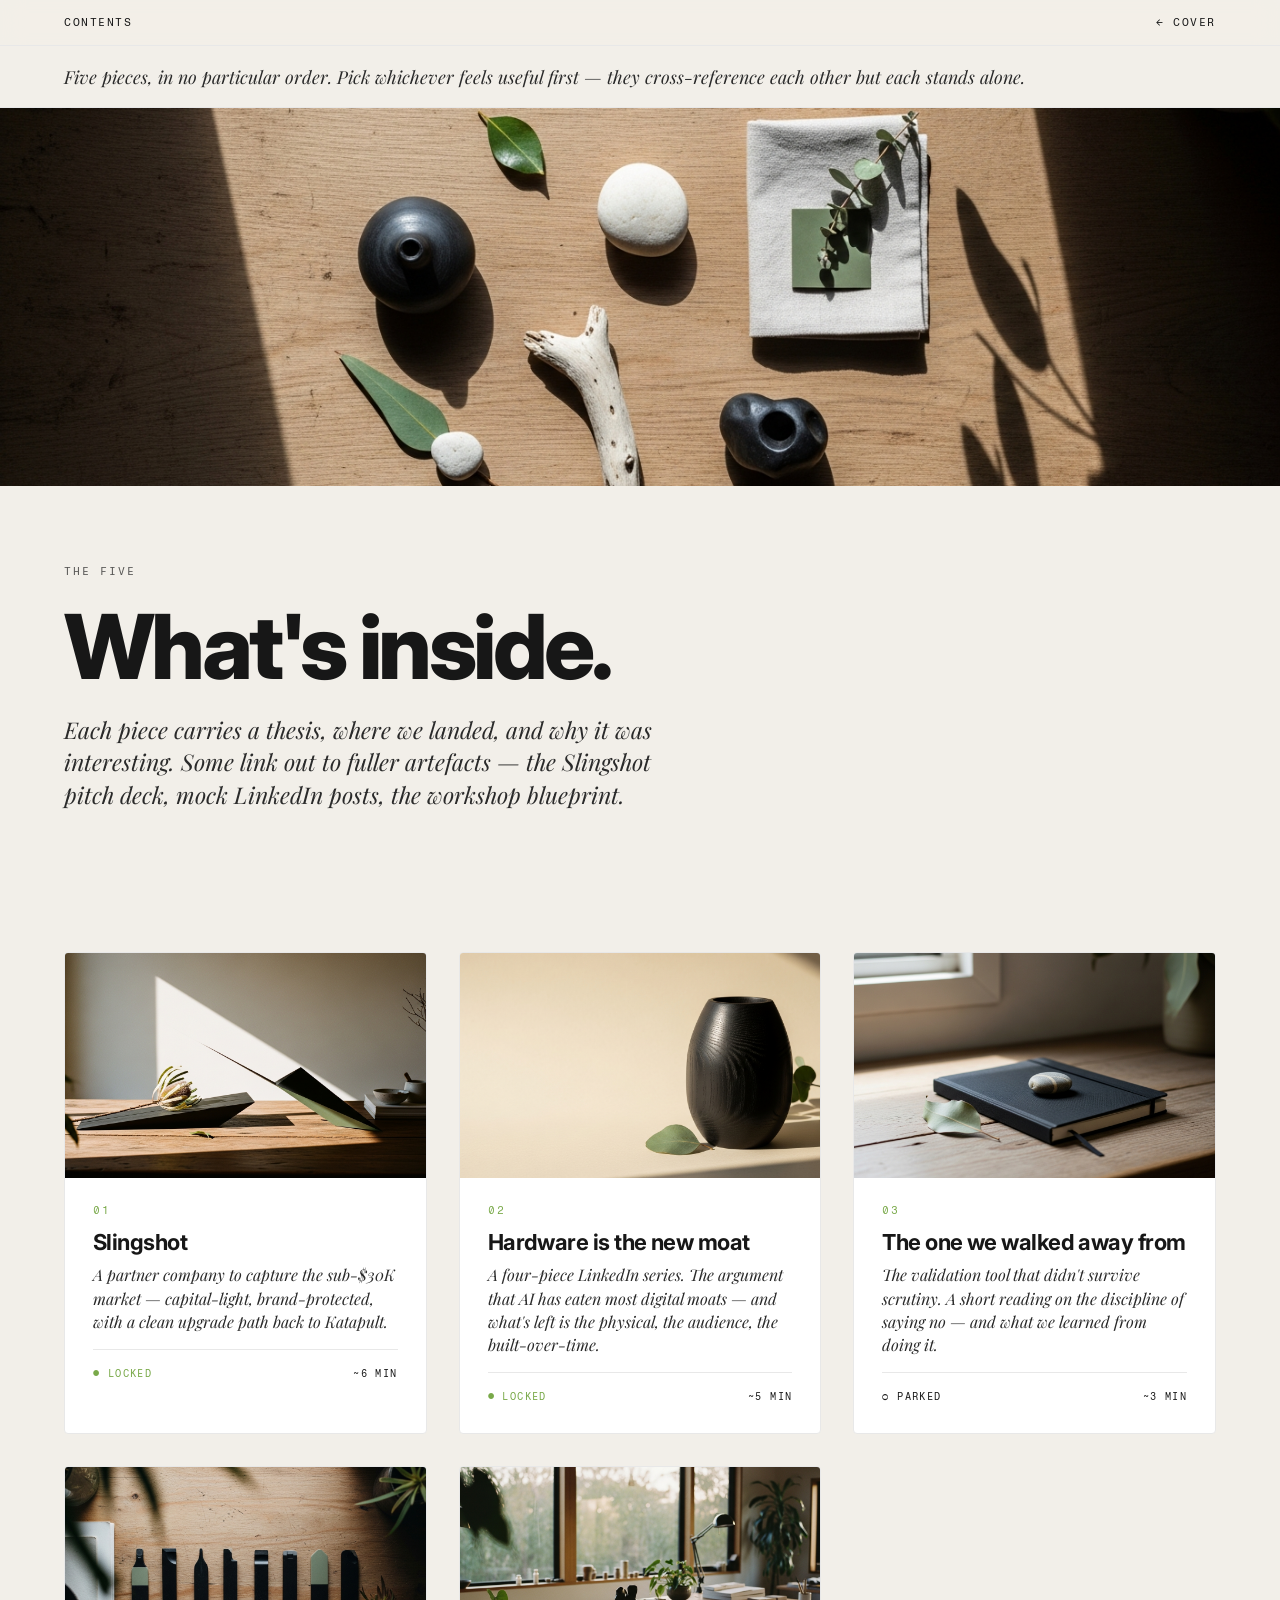
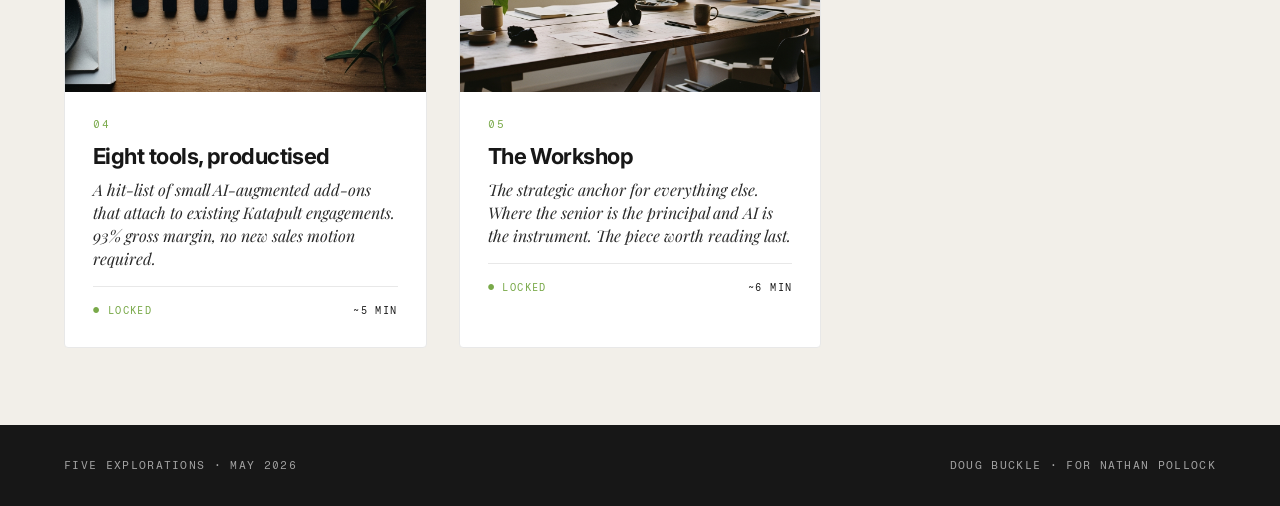
<file: nathan-dougbuckle-com/explorations/contents.html>
<!doctype html>
<html lang="en">
<head>
<meta charset="utf-8" />
<meta name="viewport" content="width=device-width, initial-scale=1" />
<title>Contents — Five Explorations</title>
<meta name="description" content="Five thought-provoking pieces. Read them in any order." />
<meta name="robots" content="noindex, nofollow" />
<link rel="preconnect" href="https://fonts.googleapis.com">
<link rel="preconnect" href="https://fonts.gstatic.com" crossorigin>
<link href="https://fonts.googleapis.com/css2?family=Fragment+Mono&family=Inter:wght@300;400;500;600;700;800;900&family=Playfair+Display:ital,wght@0,400;0,500;1,400;1,500;1,600&display=swap" rel="stylesheet">
<link rel="stylesheet" href="style.css">
</head>
<body>

<header class="top">
  <div class="top-row">
    <div class="breadcrumb"><span class="current">Contents</span></div>
    <a class="home" href="index.html">Cover</a>
  </div>
</header>

<section class="context">
  <div class="context-inner">
    Five pieces, in no particular order. Pick whichever feels useful first — they cross-reference each other but each stands alone.
  </div>
</section>

<section class="hero">
  <img class="hero-bg" src="images_v2/02_contents_constellation.png" alt="">
  <div class="hero-overlay"></div>
  <div class="hero-content">
    <div class="eyebrow">The five</div>
    <h1>What's inside.</h1>
    <p class="lede">Each piece carries a thesis, where we landed, and why it was interesting. Some link out to fuller artefacts — the Slingshot pitch deck, mock LinkedIn posts, the workshop blueprint.</p>
  </div>
</section>

<div class="cards-grid">

  <a class="card" href="01-slingshot.html">
    <div class="card-image"><img src="images_v2/03_slingshot_hero.png" alt=""></div>
    <div class="card-body">
      <div class="num">01</div>
      <h3>Slingshot</h3>
      <p class="tease">A partner company to capture the sub-$30K market — capital-light, brand-protected, with a clean upgrade path back to Katapult.</p>
      <div class="meta">
        <span class="status locked">● Locked</span>
        <span>~6 min</span>
      </div>
    </div>
  </a>

  <a class="card" href="02-moat.html">
    <div class="card-image"><img src="images_v2/05_moat_hero.png" alt=""></div>
    <div class="card-body">
      <div class="num">02</div>
      <h3>Hardware is the new moat</h3>
      <p class="tease">A four-piece LinkedIn series. The argument that AI has eaten most digital moats — and what's left is the physical, the audience, the built-over-time.</p>
      <div class="meta">
        <span class="status locked">● Locked</span>
        <span>~5 min</span>
      </div>
    </div>
  </a>

  <a class="card" href="03-validation.html">
    <div class="card-image"><img src="images_v2/07_validation_parked.png" alt=""></div>
    <div class="card-body">
      <div class="num">03</div>
      <h3>The one we walked away from</h3>
      <p class="tease">The validation tool that didn't survive scrutiny. A short reading on the discipline of saying no — and what we learned from doing it.</p>
      <div class="meta">
        <span class="status parked">○ Parked</span>
        <span>~3 min</span>
      </div>
    </div>
  </a>

  <a class="card" href="04-toolkit.html">
    <div class="card-image"><img src="images_v2/08_toolkit_modular.png" alt=""></div>
    <div class="card-body">
      <div class="num">04</div>
      <h3>Eight tools, productised</h3>
      <p class="tease">A hit-list of small AI-augmented add-ons that attach to existing Katapult engagements. 93% gross margin, no new sales motion required.</p>
      <div class="meta">
        <span class="status locked">● Locked</span>
        <span>~5 min</span>
      </div>
    </div>
  </a>

  <a class="card" href="05-workshop.html">
    <div class="card-image"><img src="images_v2/09_workshop_hero.png" alt=""></div>
    <div class="card-body">
      <div class="num">05</div>
      <h3>The Workshop</h3>
      <p class="tease">The strategic anchor for everything else. Where the senior is the principal and AI is the instrument. The piece worth reading last.</p>
      <div class="meta">
        <span class="status locked">● Locked</span>
        <span>~6 min</span>
      </div>
    </div>
  </a>

</div>

<footer class="foot">
  <div class="foot-inner">
    <span>Five Explorations · May 2026</span>
    <span>Doug Buckle · for Nathan Pollock</span>
  </div>
</footer>

</body>
</html>
</file>
<file: nathan-dougbuckle-com/explorations/style.css>
/* ============================================================
   Five Explorations · shared visual system
   Editorial magazine reader for Nathan Pollock · May 2026
   ============================================================ */

:root {
  --ink: #171717;
  --paper: #FFFFFF;
  --surface: #F7F7F7;
  --warm: #F2EFE9;
  --hairline: #E8E8E8;
  --tertiary: #1A1A1A;   /* was #828282 — near-black for label legibility */
  --dark: #2A2A2A;       /* was #5E5E5E — near-black for italic body legibility */
  --accent: #79a949;
  --sans: 'Inter', -apple-system, BlinkMacSystemFont, 'Segoe UI', sans-serif;
  --mono: 'Fragment Mono', 'SF Mono', Menlo, monospace;
  --serif: 'Playfair Display', 'Iowan Old Style', 'Georgia', serif;
  --pad-x: clamp(24px, 5vw, 88px);
  --measure: 680px;
}

* { box-sizing: border-box; margin: 0; padding: 0; }
html, body {
  background: var(--warm);
  color: var(--ink);
  font-family: var(--sans);
  line-height: 1.55;
  -webkit-font-smoothing: antialiased;
  font-size: 17px;
}
a { color: inherit; text-decoration: none; }
img { display: block; max-width: 100%; }
::selection { background: var(--accent); color: #fff; }

/* ============================================================
   Sticky top context bar
   ============================================================ */
.top {
  position: sticky;
  top: 0;
  z-index: 50;
  background: rgba(242, 239, 233, 0.92);
  backdrop-filter: saturate(180%) blur(12px);
  -webkit-backdrop-filter: saturate(180%) blur(12px);
  border-bottom: 1px solid var(--hairline);
  padding: 14px var(--pad-x);
}
.top-row {
  display: flex;
  align-items: center;
  justify-content: space-between;
  gap: 16px;
  max-width: 1280px;
  margin: 0 auto;
}
.top .breadcrumb {
  font-family: var(--mono);
  font-size: 11px;
  letter-spacing: 0.14em;
  text-transform: uppercase;
  color: var(--tertiary);
}
.top .breadcrumb .current {
  color: var(--ink);
}
.top .home {
  font-family: var(--mono);
  font-size: 11px;
  letter-spacing: 0.14em;
  text-transform: uppercase;
  color: var(--tertiary);
  transition: color 200ms ease;
}
.top .home:hover { color: var(--ink); }
.top .home::before { content: "← "; }

/* small italic context line under the top bar */
.context {
  background: var(--warm);
  padding: 18px var(--pad-x);
  border-bottom: 1px solid var(--hairline);
}
.context-inner {
  max-width: 1280px;
  margin: 0 auto;
  font-family: var(--serif);
  font-style: italic;
  font-size: clamp(15px, 1.4vw, 18px);
  color: var(--dark);
  font-weight: 400;
  line-height: 1.4;
}

/* ============================================================
   Hero — image on top (block), title fully below on warm paper
   ============================================================ */
.hero {
  position: relative;
  width: 100%;
  background: var(--warm);
}
.hero-bg {
  width: 100%;
  height: clamp(240px, 42vh, 440px);
  object-fit: cover;
  display: block;
  position: relative;
  z-index: 0;
}
.hero-overlay {
  /* No longer used — image and content are now siblings in flow */
  display: none;
}
.hero-content {
  position: relative;
  padding: clamp(48px, 6vw, 88px) var(--pad-x) clamp(40px, 5vw, 64px);
  max-width: 1280px;
  margin: 0 auto;
  z-index: 2;
  background: var(--warm);
}
.hero-content .eyebrow {
  font-family: var(--mono);
  font-size: 11px;
  letter-spacing: 0.18em;
  text-transform: uppercase;
  color: var(--ink);
  margin-bottom: 24px;
  opacity: 0.7;
}
.hero-content h1 {
  font-family: var(--sans);
  font-weight: 800;
  font-size: clamp(44px, 7vw, 96px);
  letter-spacing: -0.04em;
  line-height: 0.96;
  color: var(--ink);
  max-width: 980px;
}
.hero-content h1 em {
  font-family: var(--serif);
  font-style: italic;
  font-weight: 400;
  color: var(--accent);
  letter-spacing: -0.02em;
}
.hero-content .lede {
  font-family: var(--serif);
  font-style: italic;
  font-weight: 400;
  font-size: clamp(18px, 1.8vw, 24px);
  color: var(--dark);
  margin-top: 24px;
  max-width: 640px;
  line-height: 1.4;
}

/* ============================================================
   Article container
   ============================================================ */
.article {
  max-width: var(--measure);
  margin: 0 auto;
  padding: clamp(56px, 9vw, 128px) var(--pad-x);
}
.article p, .article ul, .article ol {
  font-size: clamp(17px, 1.3vw, 19px);
  line-height: 1.7;
  color: var(--ink);
  margin-bottom: 1.3em;
}
.article p:last-child { margin-bottom: 0; }
.article a {
  color: var(--accent);
  border-bottom: 1px solid rgba(0, 153, 255, 0.3);
  transition: border-color 200ms ease;
}
.article a:hover { border-bottom-color: var(--accent); }
.article strong { font-weight: 600; }

.article h2 {
  font-family: var(--sans);
  font-weight: 800;
  font-size: clamp(28px, 3.5vw, 44px);
  letter-spacing: -0.03em;
  line-height: 1.1;
  margin-top: 2em;
  margin-bottom: 0.6em;
  color: var(--ink);
}
.article h2 em {
  font-family: var(--serif);
  font-style: italic;
  font-weight: 400;
  color: var(--accent);
}

.article h3 {
  font-family: var(--sans);
  font-weight: 700;
  font-size: clamp(20px, 2vw, 26px);
  letter-spacing: -0.02em;
  line-height: 1.2;
  margin-top: 1.6em;
  margin-bottom: 0.6em;
}

.article .eyebrow-section {
  font-family: var(--mono);
  font-size: 11px;
  letter-spacing: 0.16em;
  text-transform: uppercase;
  color: var(--accent);
  margin-top: 3em;
  margin-bottom: 12px;
}

/* ============================================================
   Principles list — for "in plain language" rundowns
   ============================================================ */
ol.principles {
  list-style: none;
  counter-reset: principle;
  padding-left: 0;
  margin: 2em 0;
}
ol.principles li {
  counter-increment: principle;
  position: relative;
  padding: 18px 0 18px 56px;
  border-top: 1px solid var(--hairline);
  font-size: 17px;
  line-height: 1.55;
  color: var(--ink);
}
ol.principles li:last-child {
  border-bottom: 1px solid var(--hairline);
}
ol.principles li::before {
  content: counter(principle, decimal-leading-zero);
  position: absolute;
  left: 0;
  top: 20px;
  font-family: var(--mono);
  font-size: 12px;
  letter-spacing: 0.14em;
  color: var(--accent);
  font-weight: 600;
}

/* ============================================================
   Pricing cards (used on Slingshot magazine page)
   ============================================================ */
.pricing-grid {
  display: grid;
  grid-template-columns: repeat(3, 1fr);
  gap: clamp(16px, 2vw, 24px);
  max-width: 1200px;
  margin: clamp(20px, 3vw, 40px) auto clamp(20px, 3vw, 40px);
  padding: 0 var(--pad-x);
}
@media (max-width: 880px) {
  .pricing-grid { grid-template-columns: 1fr; }
}
.price-card {
  background: var(--paper);
  border: 1px solid var(--hairline);
  border-radius: 6px;
  padding: clamp(24px, 2.5vw, 36px);
  display: flex;
  flex-direction: column;
  transition: border-color 240ms ease, transform 240ms ease;
}
.price-card:hover {
  border-color: var(--ink);
  transform: translateY(-2px);
}
.price-card.featured {
  border-color: var(--accent);
  border-width: 2px;
  position: relative;
}
.price-card .tier {
  font-family: var(--mono);
  font-size: 11px;
  letter-spacing: 0.16em;
  text-transform: uppercase;
  color: var(--tertiary);
  margin-bottom: 16px;
}
.price-card.featured .tier { color: var(--accent); }
.price-card .price-amt {
  font-family: var(--sans);
  font-weight: 800;
  font-size: clamp(36px, 4vw, 52px);
  letter-spacing: -0.03em;
  line-height: 1;
  color: var(--ink);
  margin-bottom: 4px;
}
.price-card .price-amt .cur {
  font-size: 0.45em;
  font-weight: 500;
  color: var(--tertiary);
  margin-right: 4px;
  vertical-align: top;
}
.price-card .price-note {
  font-family: var(--mono);
  font-size: 10px;
  letter-spacing: 0.14em;
  text-transform: uppercase;
  color: var(--tertiary);
  margin-bottom: 24px;
}
.price-card h3 {
  font-family: var(--sans);
  font-weight: 700;
  font-size: 22px;
  letter-spacing: -0.025em;
  line-height: 1.2;
  margin-bottom: 8px;
  color: var(--ink);
}
.price-card .card-deck {
  font-family: var(--serif);
  font-style: italic;
  font-size: 15px;
  color: var(--dark);
  line-height: 1.5;
  margin-bottom: 20px;
  border-bottom: 1px solid var(--hairline);
  padding-bottom: 18px;
}
.price-card ul {
  list-style: none;
  padding-left: 0;
  font-size: 15px;
  line-height: 1.55;
}
.price-card ul li {
  position: relative;
  padding-left: 22px;
  margin-bottom: 10px;
  color: var(--ink);
}
.price-card ul li:last-child { margin-bottom: 0; }
.price-card ul li::before {
  content: "+";
  position: absolute;
  left: 0;
  top: 0;
  color: var(--accent);
  font-weight: 600;
}

/* ============================================================
   Menu grid — 8-tool product menu (toolkit page)
   ============================================================ */
.menu-grid {
  display: grid;
  grid-template-columns: repeat(4, 1fr);
  gap: clamp(16px, 1.8vw, 24px);
  max-width: 1280px;
  margin: clamp(20px, 3vw, 40px) auto clamp(48px, 6vw, 72px);
  padding: 0 var(--pad-x);
}
@media (max-width: 1100px) {
  .menu-grid { grid-template-columns: repeat(2, 1fr); }
}
@media (max-width: 560px) {
  .menu-grid { grid-template-columns: 1fr; }
}
.menu-card {
  background: var(--paper);
  border: 1px solid var(--hairline);
  border-radius: 6px;
  padding: clamp(20px, 2vw, 28px);
  display: flex;
  flex-direction: column;
  transition: border-color 240ms ease, transform 240ms ease, box-shadow 240ms ease;
}
.menu-card:hover {
  border-color: var(--ink);
  transform: translateY(-2px);
  box-shadow: 0 12px 28px rgba(23, 23, 23, 0.06);
}
.menu-card .menu-num {
  font-family: var(--mono);
  font-size: 11px;
  letter-spacing: 0.18em;
  color: var(--accent);
  margin-bottom: 14px;
  font-weight: 600;
}
.menu-card .menu-price {
  font-family: var(--sans);
  font-weight: 800;
  font-size: clamp(28px, 3vw, 38px);
  letter-spacing: -0.03em;
  line-height: 1;
  color: var(--ink);
  margin-bottom: 4px;
}
.menu-card .menu-price .cur {
  font-size: 0.45em;
  font-weight: 500;
  color: var(--tertiary);
  margin-right: 3px;
  vertical-align: top;
}
.menu-card .menu-turnaround {
  font-family: var(--mono);
  font-size: 10px;
  letter-spacing: 0.14em;
  text-transform: uppercase;
  color: var(--tertiary);
  margin-bottom: 18px;
}
.menu-card .menu-name {
  font-family: var(--sans);
  font-weight: 700;
  font-size: 18px;
  letter-spacing: -0.02em;
  line-height: 1.2;
  margin-bottom: 6px;
  color: var(--ink);
}
.menu-card .menu-deck {
  font-family: var(--serif);
  font-style: italic;
  font-size: 14px;
  color: var(--dark);
  line-height: 1.45;
  margin-bottom: 16px;
  padding-bottom: 14px;
  border-bottom: 1px solid var(--hairline);
}
.menu-card .menu-includes {
  list-style: none;
  padding-left: 0;
  font-size: 13.5px;
  line-height: 1.5;
}
.menu-card .menu-includes li {
  position: relative;
  padding-left: 18px;
  margin-bottom: 8px;
  color: var(--ink);
}
.menu-card .menu-includes li:last-child { margin-bottom: 0; }
.menu-card .menu-includes li::before {
  content: "+";
  position: absolute;
  left: 0;
  top: 0;
  color: var(--accent);
  font-weight: 600;
}

/* ============================================================
   CTA card — prominent button to linked artefact
   ============================================================ */
.cta-card {
  background: var(--paper);
  border: 2px solid var(--accent);
  border-radius: 8px;
  padding: clamp(28px, 3.5vw, 44px);
  margin: clamp(32px, 4vw, 48px) 0;
  position: relative;
  overflow: hidden;
}
.cta-card::before {
  content: "";
  position: absolute;
  top: 0;
  right: 0;
  width: 120px;
  height: 120px;
  background: radial-gradient(circle at top right, rgba(121, 169, 73, 0.12), transparent 70%);
  pointer-events: none;
}
.cta-card-inner {
  position: relative;
  z-index: 1;
}
.cta-card .cta-eyebrow {
  font-family: var(--mono);
  font-size: 11px;
  letter-spacing: 0.18em;
  text-transform: uppercase;
  color: var(--accent);
  margin-bottom: 8px;
  font-weight: 600;
}
.cta-card .cta-title {
  font-family: var(--sans);
  font-weight: 800;
  font-size: clamp(22px, 2.4vw, 30px);
  letter-spacing: -0.025em;
  line-height: 1.15;
  color: var(--ink);
  margin-bottom: 14px;
}
.cta-card .cta-desc {
  font-family: var(--serif);
  font-style: italic;
  font-size: clamp(14px, 1.2vw, 16px);
  line-height: 1.5;
  color: var(--dark);
  margin-bottom: 24px;
}
.cta-button {
  display: inline-flex;
  align-items: center;
  gap: 12px;
  background: var(--accent);
  color: #fff !important;
  padding: 16px 28px;
  border-radius: 999px;
  font-family: var(--sans);
  font-weight: 600;
  font-size: clamp(15px, 1.3vw, 17px);
  letter-spacing: -0.01em;
  text-decoration: none !important;
  border-bottom: none !important;
  transition: transform 200ms ease, background 200ms ease, box-shadow 200ms ease;
  box-shadow: 0 4px 12px rgba(121, 169, 73, 0.25);
}
.cta-button:hover {
  transform: translateY(-2px);
  background: var(--ink);
  border-bottom: none !important;
  box-shadow: 0 8px 20px rgba(23, 23, 23, 0.2);
}
.cta-button .arrow {
  font-weight: 400;
  transition: transform 200ms ease;
}
.cta-button:hover .arrow { transform: translateX(3px); }

/* ============================================================
   Add-ons band — pill-style modular extras
   ============================================================ */
.addons-band {
  background: var(--surface);
  border-radius: 6px;
  margin: clamp(20px, 3vw, 32px) auto clamp(48px, 6vw, 72px);
  max-width: 1200px;
  padding: clamp(28px, 3vw, 40px);
}
.addons-inner {
  max-width: 1080px;
  margin: 0 auto;
}
.addons-label {
  font-family: var(--mono);
  font-size: 11px;
  letter-spacing: 0.16em;
  text-transform: uppercase;
  color: var(--accent);
  margin-bottom: 16px;
}
.addons-pills {
  display: flex;
  flex-wrap: wrap;
  gap: 10px;
  margin-bottom: 20px;
}
.addon-pill {
  font-family: var(--sans);
  font-size: 14px;
  font-weight: 500;
  color: var(--ink);
  background: var(--paper);
  border: 1px solid var(--hairline);
  padding: 10px 18px;
  border-radius: 999px;
}
.addon-pill .price {
  font-family: var(--mono);
  font-size: 12px;
  letter-spacing: 0.06em;
  color: var(--accent);
  margin-left: 8px;
  font-weight: 600;
}
.addons-foot {
  font-family: var(--serif);
  font-style: italic;
  font-size: 14px;
  color: var(--dark);
  line-height: 1.5;
}
.addons-foot a {
  color: var(--ink);
  border-bottom: 1px solid var(--accent);
  font-style: normal;
  font-family: var(--sans);
  font-weight: 500;
}

/* ============================================================
   Pull quote — the magazine italic moment
   ============================================================ */
.pull {
  margin: clamp(48px, 6vw, 88px) auto;
  padding: 0 var(--pad-x);
  max-width: 900px;
  text-align: left;
}
.pull blockquote {
  font-family: var(--serif);
  font-style: italic;
  font-weight: 400;
  font-size: clamp(26px, 3.5vw, 44px);
  line-height: 1.25;
  letter-spacing: -0.015em;
  color: var(--ink);
}
.pull blockquote::before {
  content: "";
  display: block;
  width: 56px;
  height: 1px;
  background: var(--accent);
  margin-bottom: 28px;
}
.pull .attribution {
  margin-top: 20px;
  font-family: var(--mono);
  font-size: 11px;
  letter-spacing: 0.14em;
  text-transform: uppercase;
  color: var(--tertiary);
}

/* ============================================================
   Inline figure
   ============================================================ */
.figure {
  margin: clamp(48px, 6vw, 80px) auto;
  max-width: 1080px;
  padding: 0 var(--pad-x);
}
.figure img {
  width: 100%;
  height: auto;
}
.figure figcaption {
  margin-top: 16px;
  font-family: var(--mono);
  font-size: 11px;
  letter-spacing: 0.12em;
  text-transform: uppercase;
  color: var(--tertiary);
  text-align: left;
}

/* Full-bleed figure variant */
.figure.full {
  max-width: 100%;
  padding: 0;
}
.figure.full figcaption {
  padding: 16px var(--pad-x) 0;
}

/* ============================================================
   Cards / tiles (for contents page and tool menus)
   ============================================================ */
.cards-grid {
  display: grid;
  gap: clamp(20px, 2.5vw, 40px);
  max-width: 1280px;
  margin: 0 auto;
  padding: clamp(40px, 6vw, 88px) var(--pad-x);
  grid-template-columns: repeat(auto-fill, minmax(320px, 1fr));
}
.card {
  display: flex;
  flex-direction: column;
  background: var(--paper);
  border: 1px solid var(--hairline);
  border-radius: 4px;
  overflow: hidden;
  transition: transform 240ms ease, border-color 240ms ease, box-shadow 240ms ease;
  text-decoration: none;
  color: inherit;
}
.card:hover {
  transform: translateY(-3px);
  border-color: var(--ink);
  box-shadow: 0 12px 36px rgba(23, 23, 23, 0.08);
}
.card-image {
  width: 100%;
  aspect-ratio: 16/10;
  overflow: hidden;
  background: var(--ink);
}
.card-image img { width: 100%; height: 100%; object-fit: cover; }
.card-body { padding: 24px 28px 28px; }
.card .num {
  font-family: var(--mono);
  font-size: 11px;
  letter-spacing: 0.18em;
  color: var(--accent);
  margin-bottom: 10px;
}
.card h3 {
  font-family: var(--sans);
  font-weight: 700;
  font-size: 22px;
  letter-spacing: -0.025em;
  line-height: 1.2;
  margin-bottom: 8px;
}
.card .tease {
  font-family: var(--serif);
  font-style: italic;
  font-size: 16px;
  line-height: 1.45;
  color: var(--dark);
  margin-bottom: 14px;
}
.card .meta {
  display: flex;
  justify-content: space-between;
  align-items: center;
  margin-top: 16px;
  padding-top: 16px;
  border-top: 1px solid var(--hairline);
  font-family: var(--mono);
  font-size: 10px;
  letter-spacing: 0.14em;
  text-transform: uppercase;
  color: var(--tertiary);
}
.card .meta .status.locked { color: var(--accent); }
.card .meta .status.parked { color: var(--tertiary); }

/* ============================================================
   See-also cross-links (inline)
   ============================================================ */
.see-also {
  background: var(--surface);
  border-left: 3px solid var(--accent);
  padding: 24px 32px;
  margin: clamp(40px, 5vw, 64px) 0;
  border-radius: 0 4px 4px 0;
}
.see-also .label {
  font-family: var(--mono);
  font-size: 10px;
  letter-spacing: 0.16em;
  text-transform: uppercase;
  color: var(--tertiary);
  margin-bottom: 8px;
}
.see-also a {
  font-family: var(--sans);
  font-weight: 600;
  font-size: 17px;
  color: var(--ink);
  border-bottom: 1px solid var(--accent);
}
.see-also a:hover { color: var(--accent); }
.see-also .why {
  font-family: var(--serif);
  font-style: italic;
  font-size: 15px;
  color: var(--dark);
  margin-top: 6px;
  line-height: 1.5;
}

/* ============================================================
   Linked-list block (e.g. tool menu, LinkedIn posts)
   ============================================================ */
.list-block {
  max-width: 920px;
  margin: clamp(40px, 5vw, 64px) auto;
  padding: 0 var(--pad-x);
}
.list-item {
  display: grid;
  grid-template-columns: 56px 1fr auto;
  gap: 24px;
  padding: 22px 0;
  border-bottom: 1px solid var(--hairline);
  align-items: baseline;
}
.list-item .lnum {
  font-family: var(--mono);
  font-size: 12px;
  letter-spacing: 0.16em;
  color: var(--accent);
}
.list-item .lname {
  font-family: var(--sans);
  font-weight: 600;
  font-size: 18px;
  letter-spacing: -0.015em;
}
.list-item .ldesc {
  font-family: var(--serif);
  font-style: italic;
  font-size: 15px;
  color: var(--dark);
  margin-top: 6px;
  line-height: 1.5;
}
.list-item .lprice {
  font-family: var(--mono);
  font-size: 13px;
  letter-spacing: 0.08em;
  color: var(--ink);
  font-weight: 600;
  white-space: nowrap;
}

/* ============================================================
   Stats strip
   ============================================================ */
.stats {
  max-width: 1080px;
  margin: clamp(40px, 5vw, 64px) auto;
  padding: clamp(28px, 3vw, 40px) var(--pad-x);
  display: grid;
  grid-template-columns: repeat(auto-fit, minmax(180px, 1fr));
  gap: clamp(24px, 3vw, 48px);
  border-top: 1px solid var(--ink);
  border-bottom: 1px solid var(--hairline);
}
.stat .label {
  font-family: var(--mono);
  font-size: 10px;
  letter-spacing: 0.16em;
  text-transform: uppercase;
  color: var(--tertiary);
  margin-bottom: 10px;
}
.stat .value {
  font-family: var(--sans);
  font-weight: 800;
  font-size: clamp(28px, 3.5vw, 44px);
  letter-spacing: -0.03em;
  line-height: 1;
  color: var(--ink);
}
.stat .value .unit {
  font-family: var(--sans);
  font-size: 0.45em;
  font-weight: 500;
  color: var(--tertiary);
  margin-left: 4px;
}

/* ============================================================
   LinkedIn-post mockups (for moat page)
   ============================================================ */
.posts-grid {
  display: grid;
  grid-template-columns: repeat(auto-fit, minmax(280px, 1fr));
  gap: clamp(20px, 2.5vw, 32px);
  max-width: 1080px;
  margin: clamp(40px, 5vw, 64px) auto;
  padding: 0 var(--pad-x);
}
.post {
  background: var(--paper);
  border: 1px solid var(--hairline);
  border-radius: 8px;
  padding: 24px;
  transition: border-color 240ms ease;
}
.post:hover { border-color: var(--ink); }
.post .post-num {
  font-family: var(--mono);
  font-size: 10px;
  letter-spacing: 0.16em;
  color: var(--accent);
  margin-bottom: 14px;
}
.post .post-title {
  font-family: var(--sans);
  font-weight: 700;
  font-size: 18px;
  line-height: 1.25;
  letter-spacing: -0.02em;
  margin-bottom: 10px;
}
.post .post-hook {
  font-family: var(--serif);
  font-style: italic;
  font-size: 14px;
  line-height: 1.5;
  color: var(--dark);
  border-top: 1px solid var(--hairline);
  padding-top: 14px;
  margin-top: 14px;
}

/* ============================================================
   Footer navigation
   ============================================================ */
.nav-foot {
  border-top: 1px solid var(--ink);
  margin-top: clamp(56px, 8vw, 112px);
  background: var(--warm);
  padding: clamp(32px, 4vw, 56px) var(--pad-x);
}
.nav-foot-inner {
  max-width: 1280px;
  margin: 0 auto;
  display: grid;
  grid-template-columns: 1fr auto 1fr;
  gap: 24px;
  align-items: center;
}
.nav-foot a {
  display: flex;
  flex-direction: column;
  gap: 6px;
  font-family: var(--sans);
  text-decoration: none;
  color: var(--ink);
  transition: opacity 200ms ease;
}
.nav-foot a:hover { opacity: 0.6; }
.nav-foot .nav-label {
  font-family: var(--mono);
  font-size: 10px;
  letter-spacing: 0.16em;
  text-transform: uppercase;
  color: var(--tertiary);
}
.nav-foot .nav-title {
  font-weight: 600;
  font-size: 17px;
  letter-spacing: -0.015em;
}
.nav-foot .nav-center {
  text-align: center;
}
.nav-foot .nav-prev { text-align: left; }
.nav-foot .nav-prev .nav-title::before { content: "← "; }
.nav-foot .nav-next { text-align: right; }
.nav-foot .nav-next .nav-title::after { content: " →"; }

@media (max-width: 720px) {
  .nav-foot-inner { grid-template-columns: 1fr; gap: 24px; }
  .nav-foot .nav-prev,
  .nav-foot .nav-next,
  .nav-foot .nav-center { text-align: left; }
}

/* ============================================================
   Footer
   ============================================================ */
.foot {
  background: var(--ink);
  color: rgba(255, 255, 255, 0.6);
  padding: 32px var(--pad-x);
  font-family: var(--mono);
  font-size: 11px;
  letter-spacing: 0.12em;
  text-transform: uppercase;
}
.foot-inner {
  max-width: 1280px;
  margin: 0 auto;
  display: flex;
  justify-content: space-between;
  align-items: center;
  flex-wrap: wrap;
  gap: 16px;
}

/* ============================================================
   Special: intro page only
   ============================================================ */
.intro-page {
  position: relative;
  width: 100%;
  min-height: 100vh;
  overflow: hidden;
  background: var(--ink);
}
.intro-page .intro-bg {
  position: absolute;
  inset: 0;
  width: 100%;
  height: 100%;
  object-fit: cover;
  z-index: 0;
}
.intro-page .intro-overlay {
  position: absolute;
  inset: 0;
  background: linear-gradient(
    180deg,
    rgba(242, 239, 233, 0.15) 0%,
    rgba(242, 239, 233, 0.5) 35%,
    rgba(242, 239, 233, 0.9) 65%,
    rgba(242, 239, 233, 1) 100%
  );
  z-index: 1;
}
.intro-content {
  position: relative;
  z-index: 2;
  display: flex;
  flex-direction: column;
  justify-content: space-between;
  min-height: 100vh;
  padding: clamp(40px, 5vw, 64px) var(--pad-x);
  max-width: 1280px;
  margin: 0 auto;
}
.intro-top {
  display: flex;
  justify-content: space-between;
  align-items: flex-start;
}
.intro-top .lockup {
  font-family: var(--sans);
  font-weight: 900;
  font-size: 17px;
  letter-spacing: -0.035em;
  color: var(--ink);
}
.intro-top .right {
  font-family: var(--mono);
  font-size: 11px;
  letter-spacing: 0.14em;
  text-transform: uppercase;
  color: var(--ink);
  opacity: 0.6;
}
.intro-main {
  max-width: 1100px;
}
.intro-main .eyebrow {
  font-family: var(--mono);
  font-size: 11px;
  letter-spacing: 0.2em;
  text-transform: uppercase;
  color: var(--accent);
  margin-bottom: 32px;
}
.intro-main h1 {
  font-family: var(--sans);
  font-weight: 800;
  font-size: clamp(56px, 11vw, 168px);
  letter-spacing: -0.05em;
  line-height: 0.94;
  color: var(--ink);
  margin-bottom: 32px;
}
.intro-main h1 em {
  font-family: var(--serif);
  font-style: italic;
  font-weight: 400;
  color: var(--accent);
  letter-spacing: -0.02em;
}
.intro-main .lede {
  font-family: var(--serif);
  font-style: italic;
  font-weight: 400;
  font-size: clamp(20px, 2.2vw, 30px);
  line-height: 1.4;
  color: var(--ink);
  max-width: 720px;
  opacity: 0.85;
}
.intro-bottom {
  display: flex;
  justify-content: space-between;
  align-items: flex-end;
  flex-wrap: wrap;
  gap: 24px;
}
.intro-bottom .meta {
  font-family: var(--mono);
  font-size: 11px;
  letter-spacing: 0.14em;
  text-transform: uppercase;
  color: var(--ink);
  opacity: 0.6;
  line-height: 1.6;
}
.intro-cta {
  display: inline-flex;
  align-items: center;
  gap: 12px;
  background: var(--ink);
  color: #fff;
  padding: 18px 28px;
  border-radius: 999px;
  font-family: var(--sans);
  font-weight: 600;
  font-size: 16px;
  letter-spacing: -0.01em;
  text-decoration: none;
  transition: transform 200ms ease, background 200ms ease;
}
.intro-cta:hover {
  transform: translateY(-2px);
  background: var(--accent);
}
.intro-cta .arrow { font-weight: 400; }
</file>
